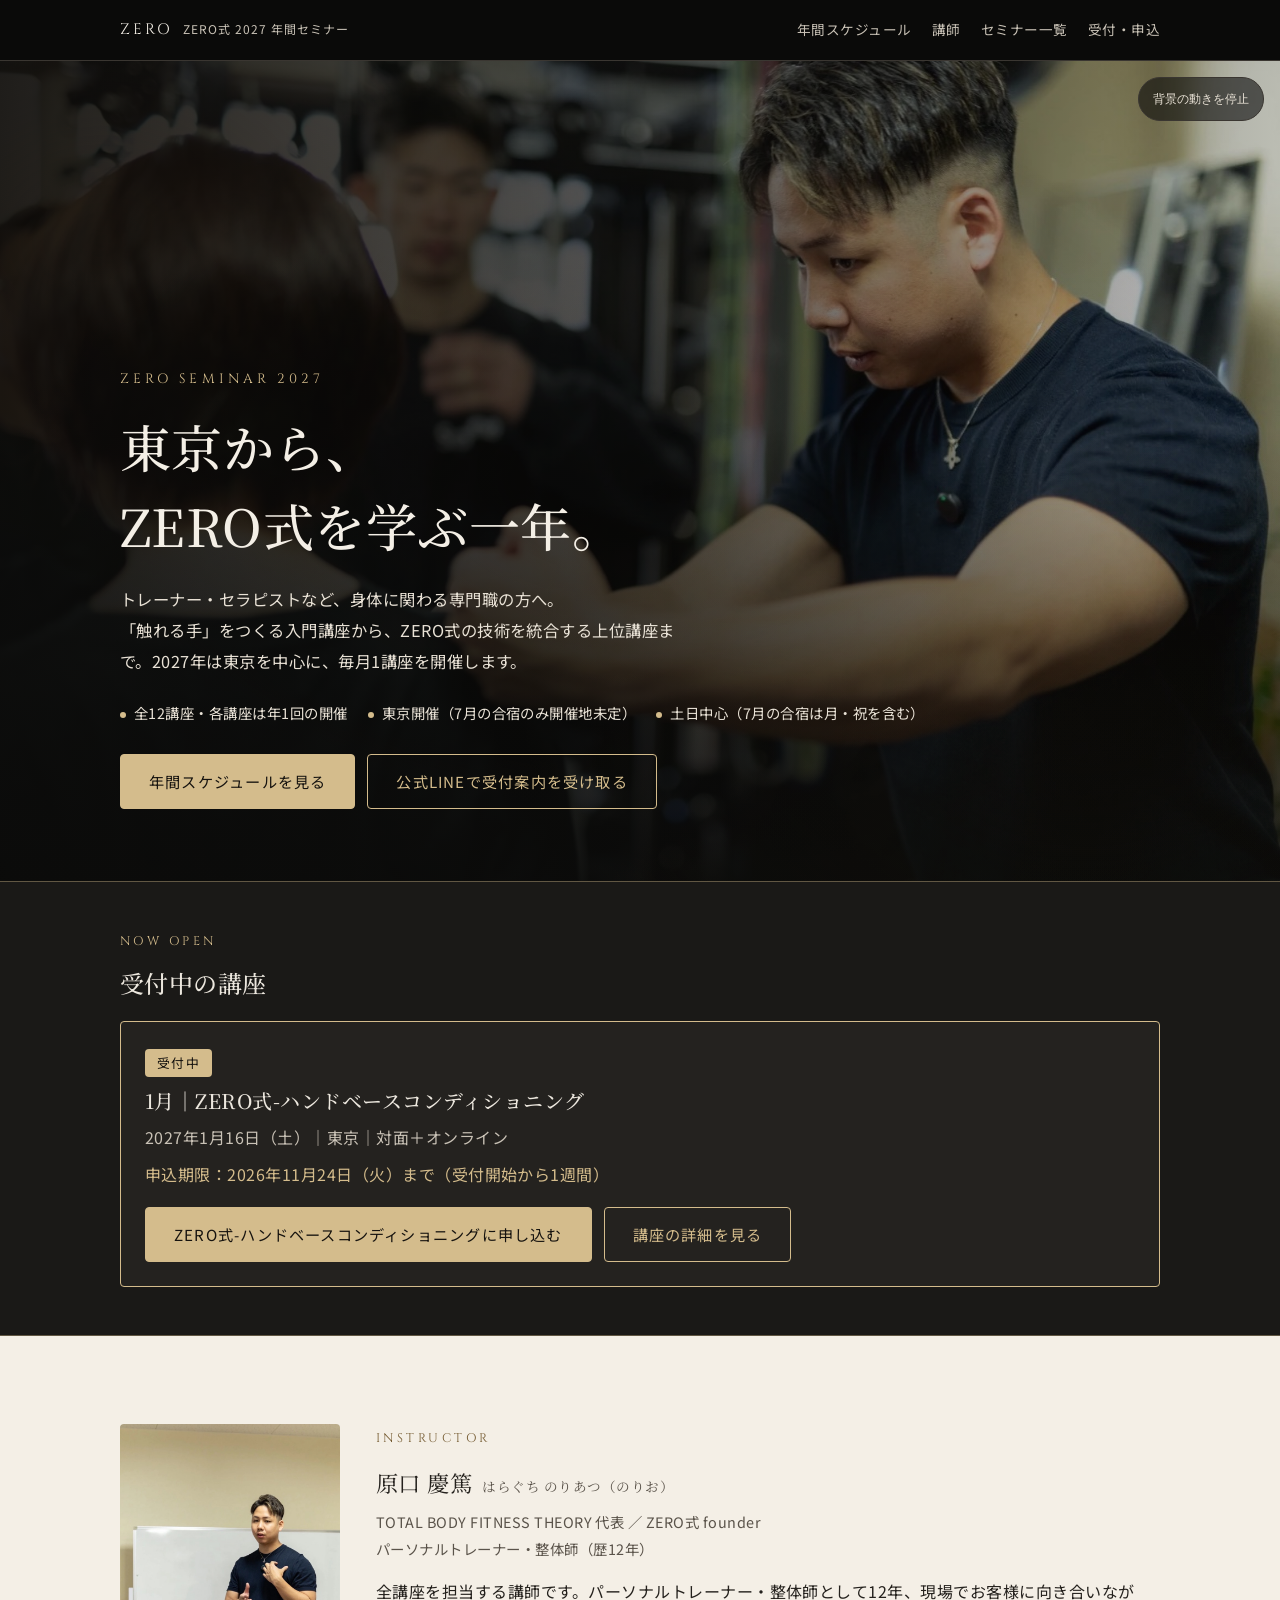
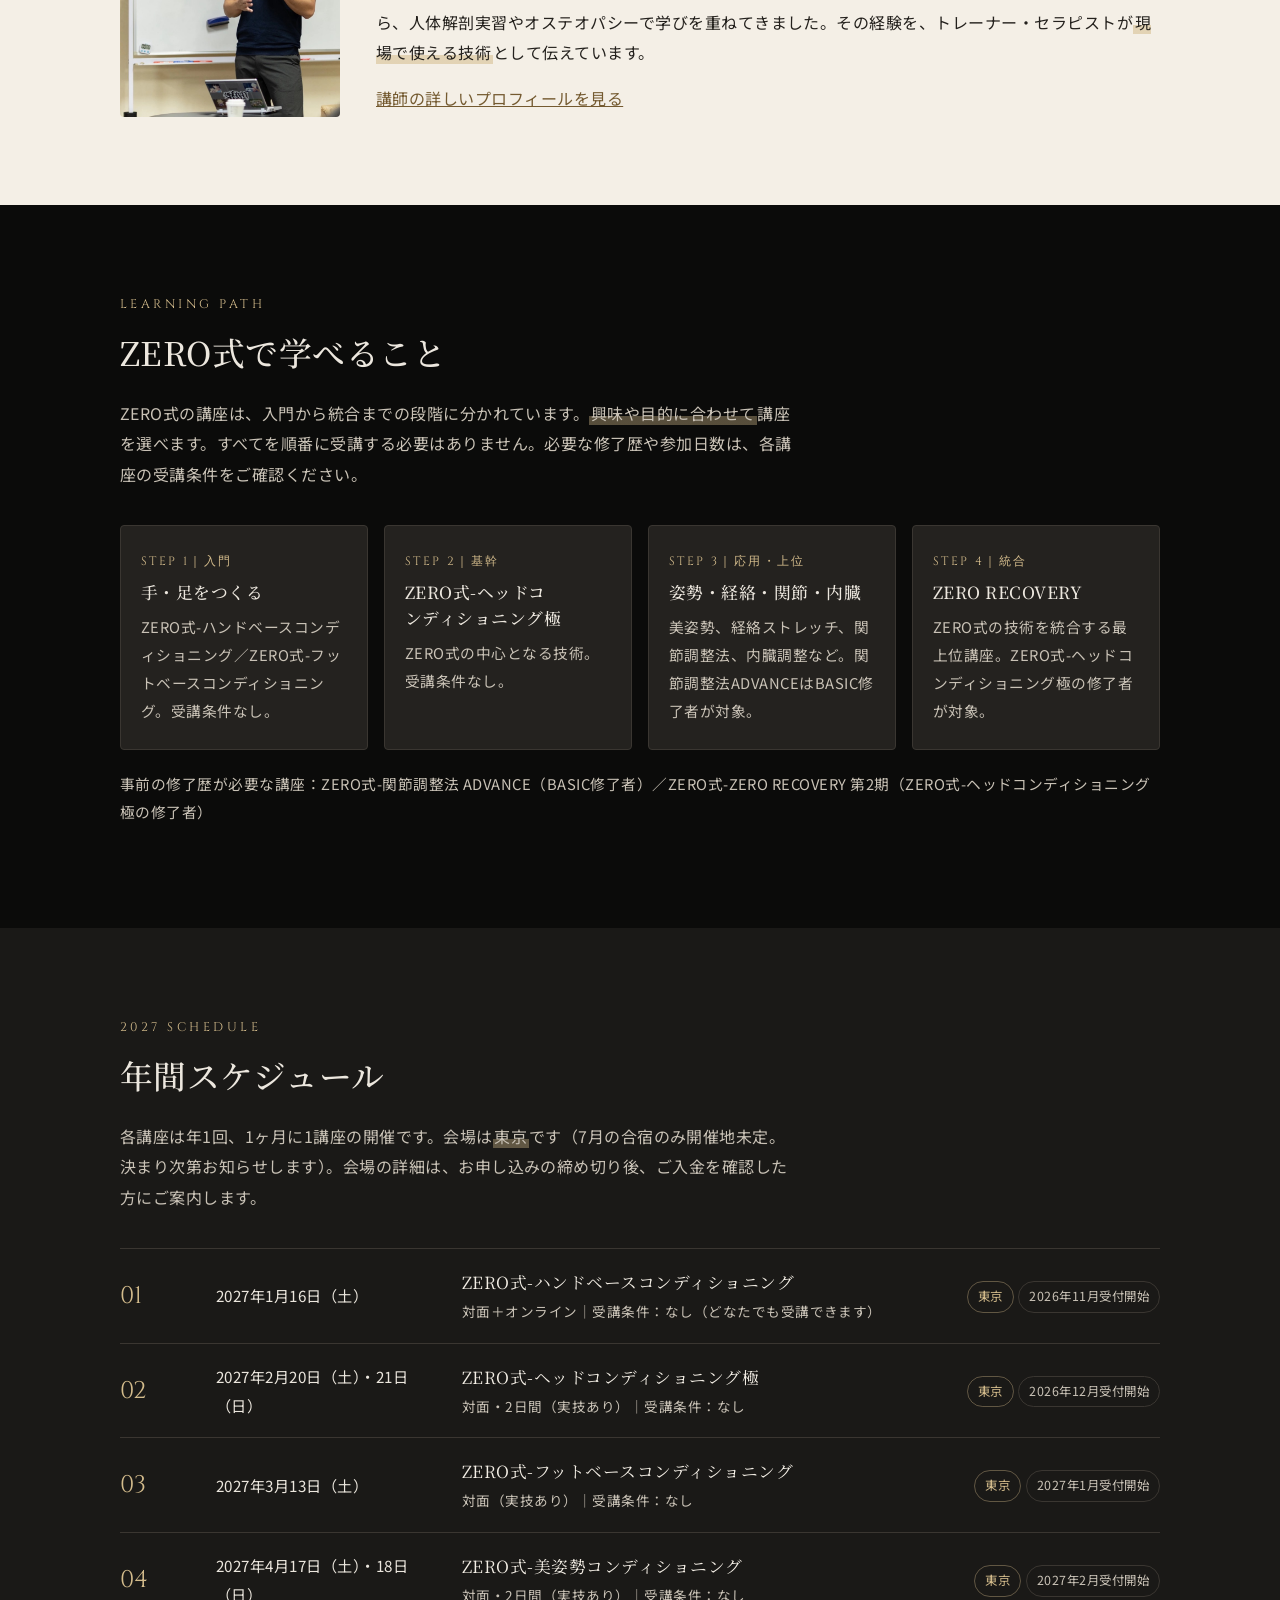
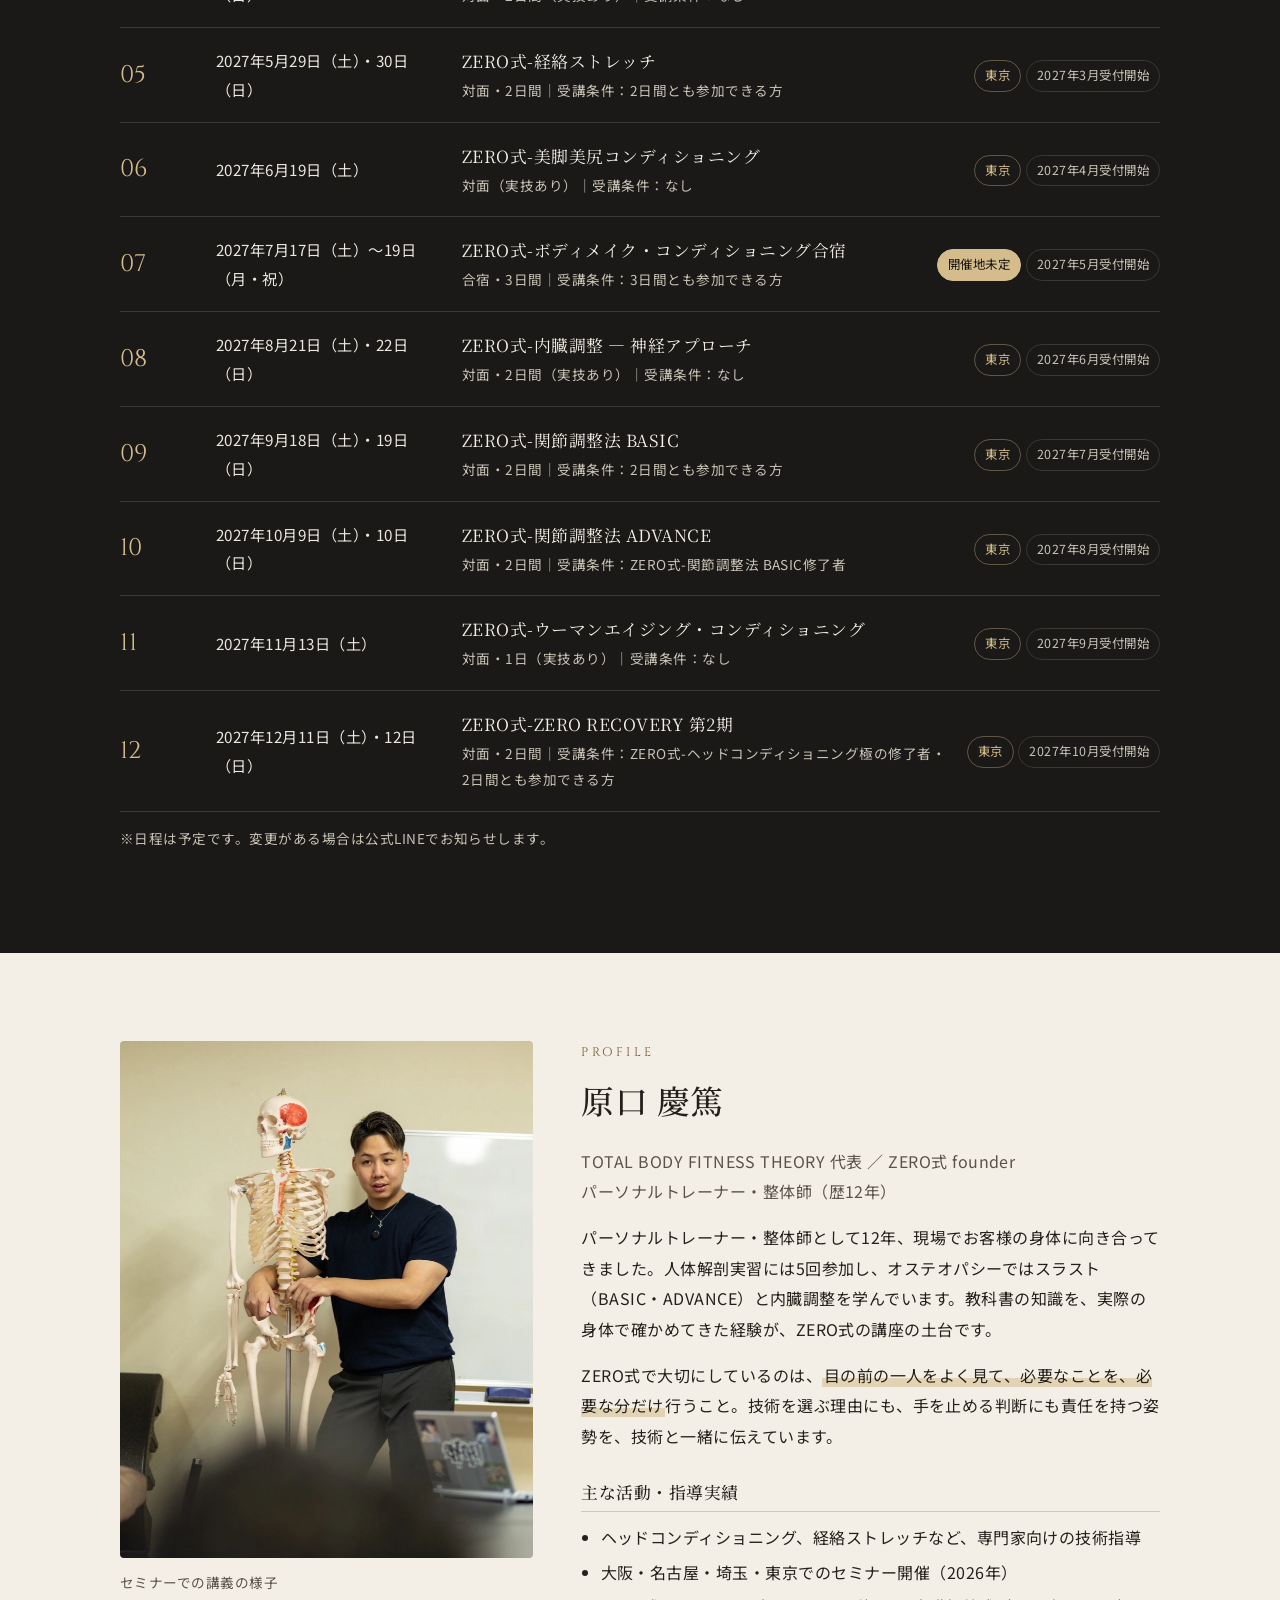
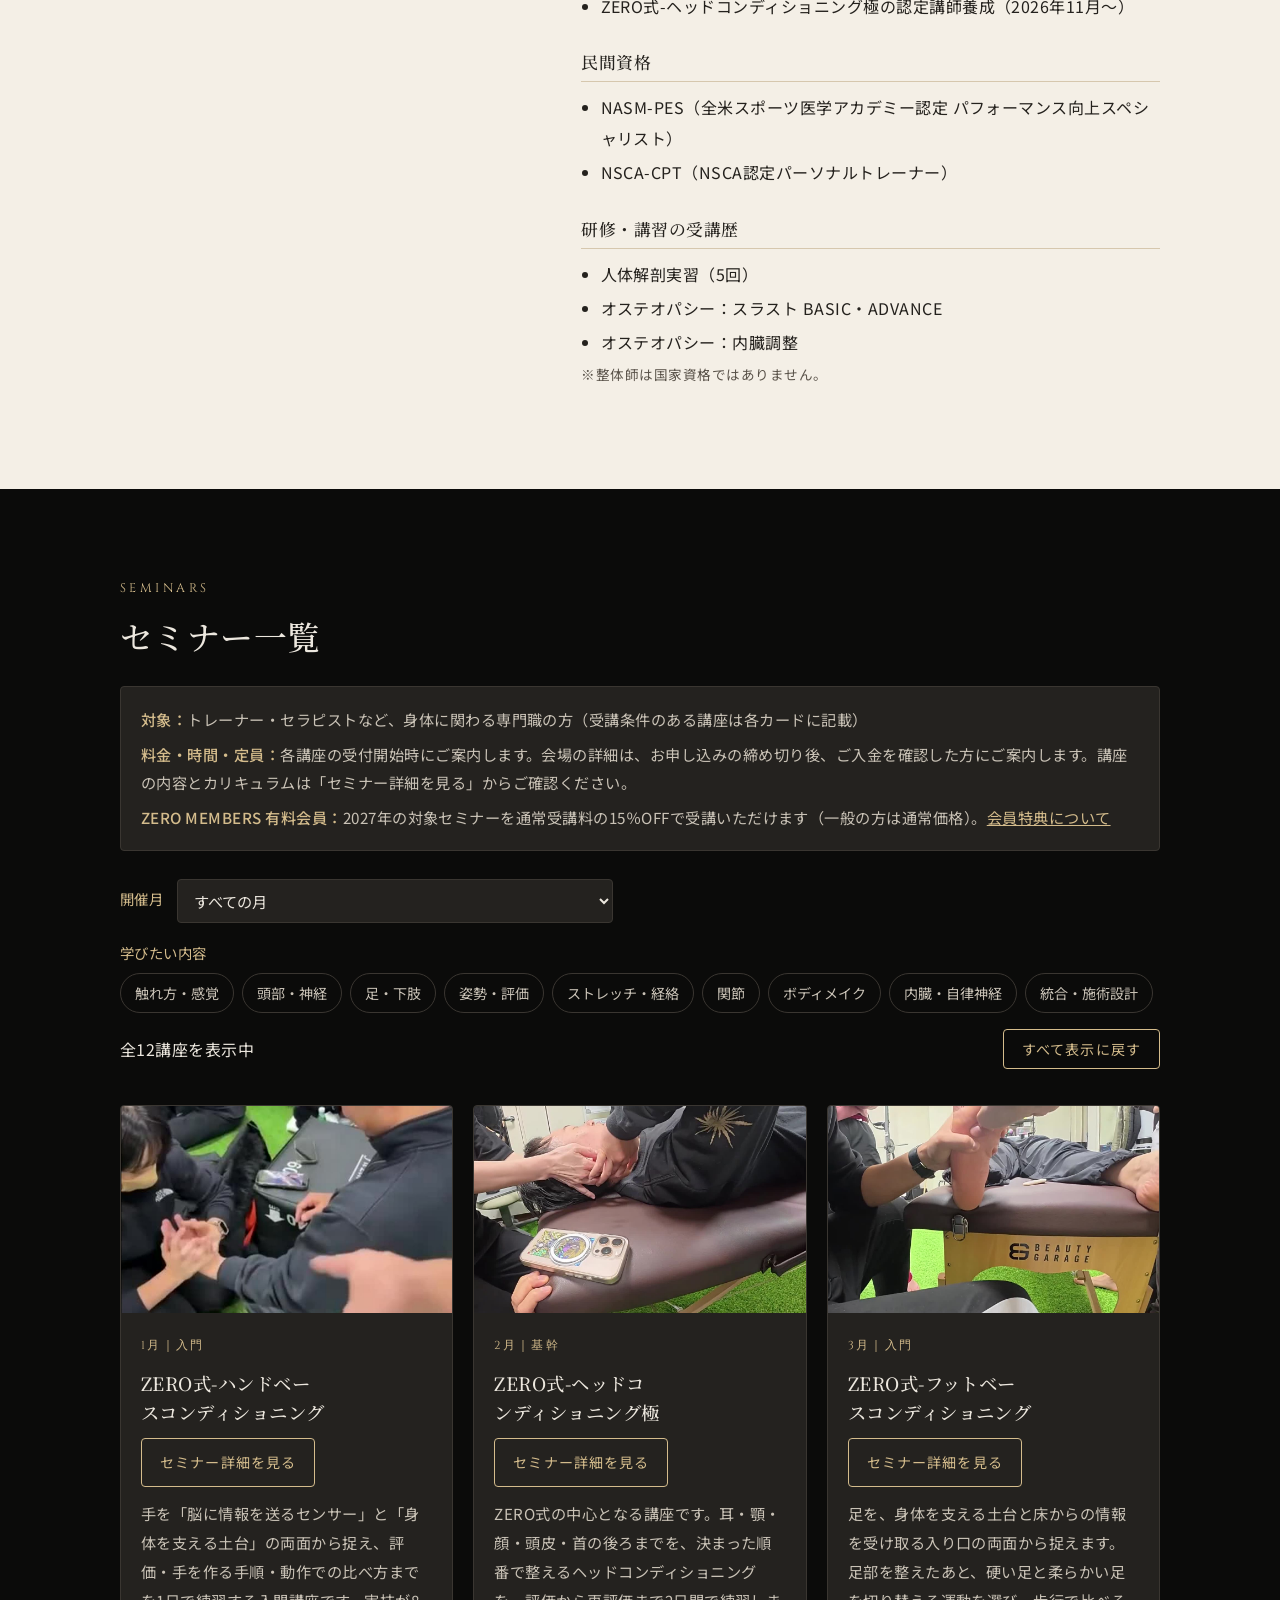
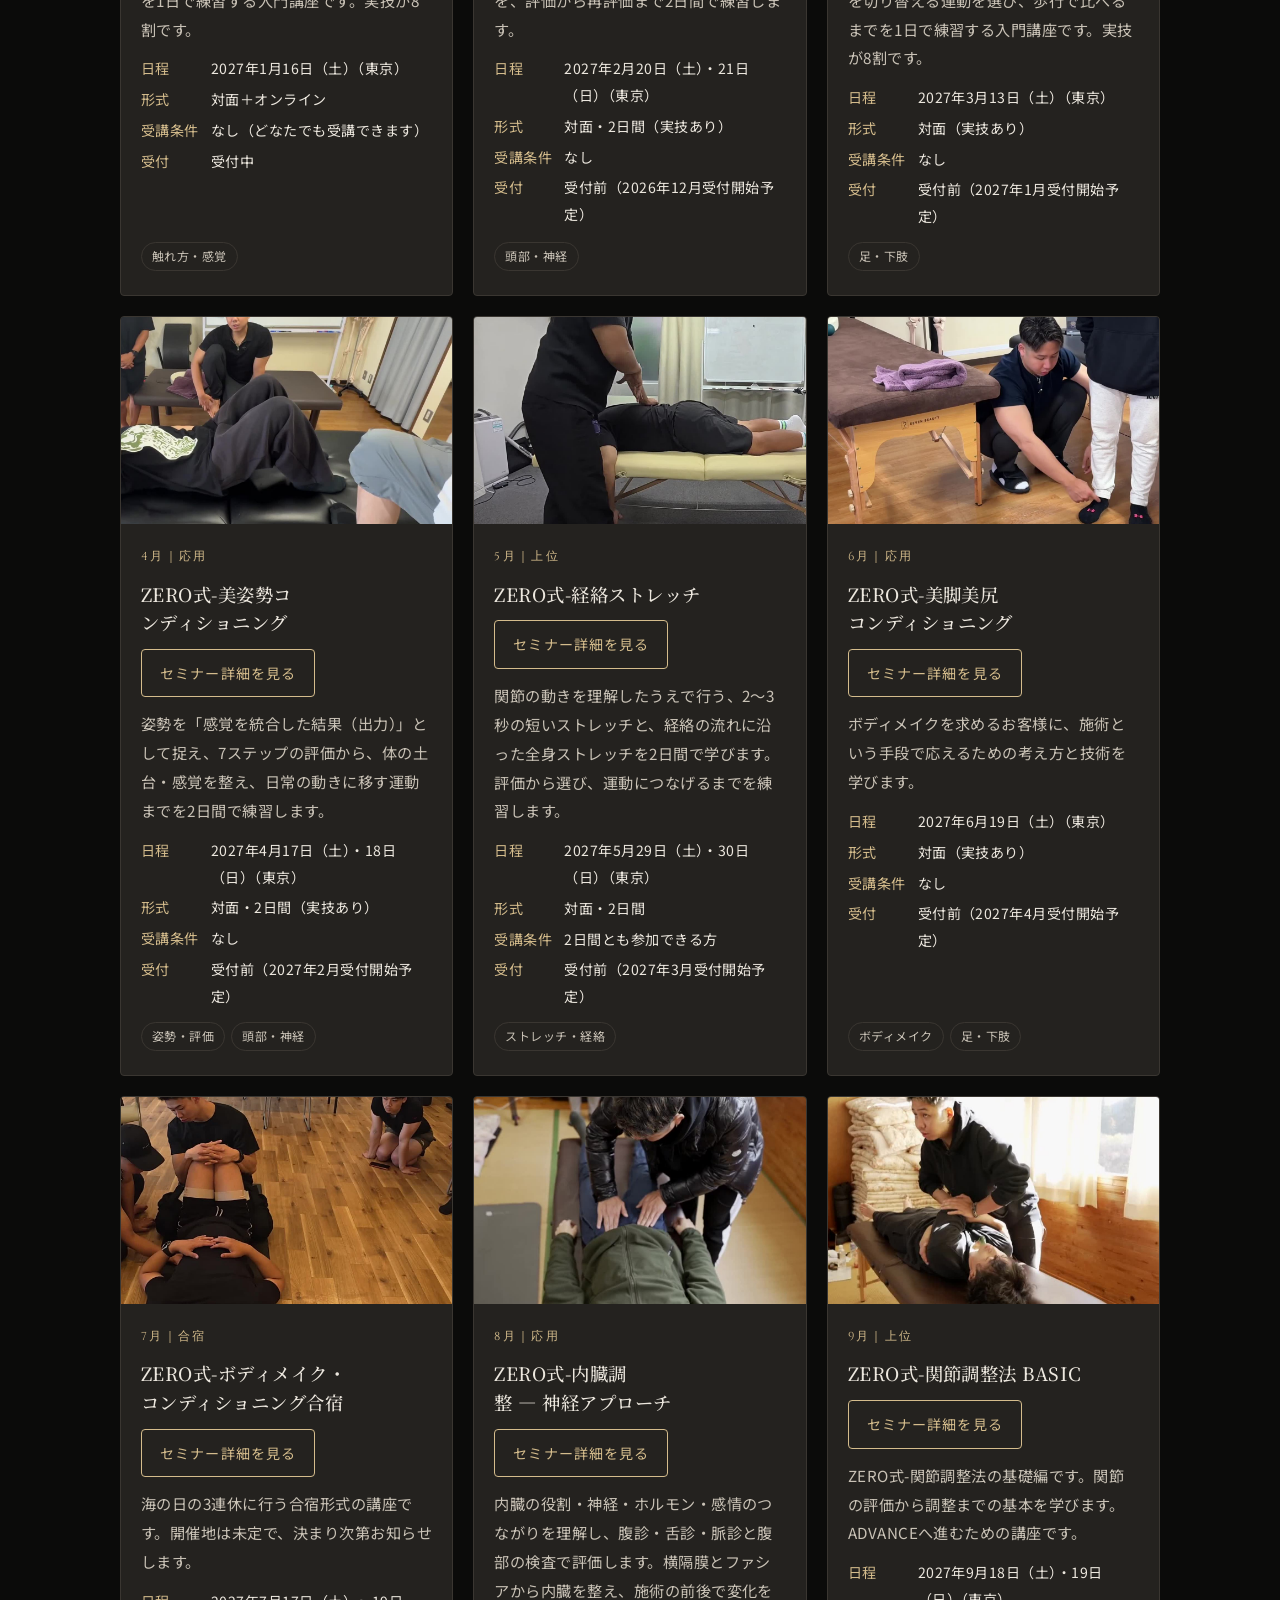
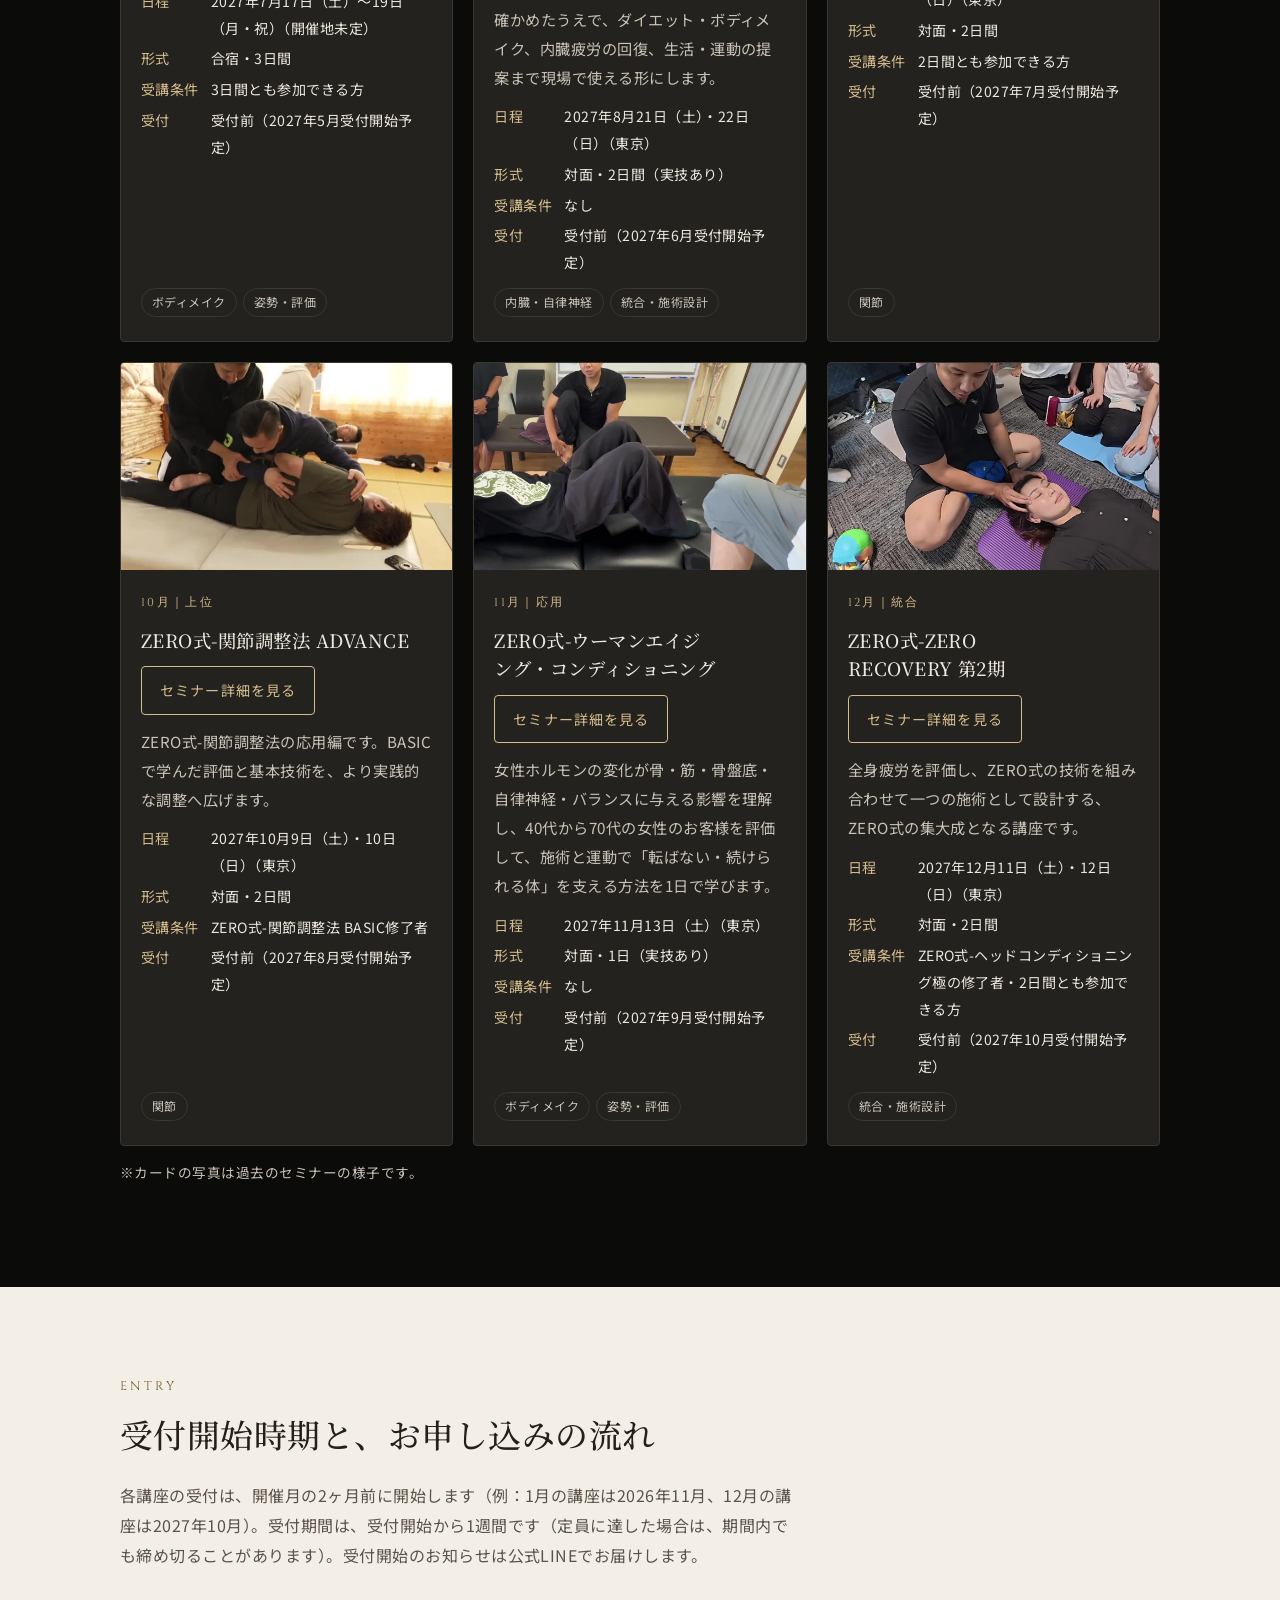
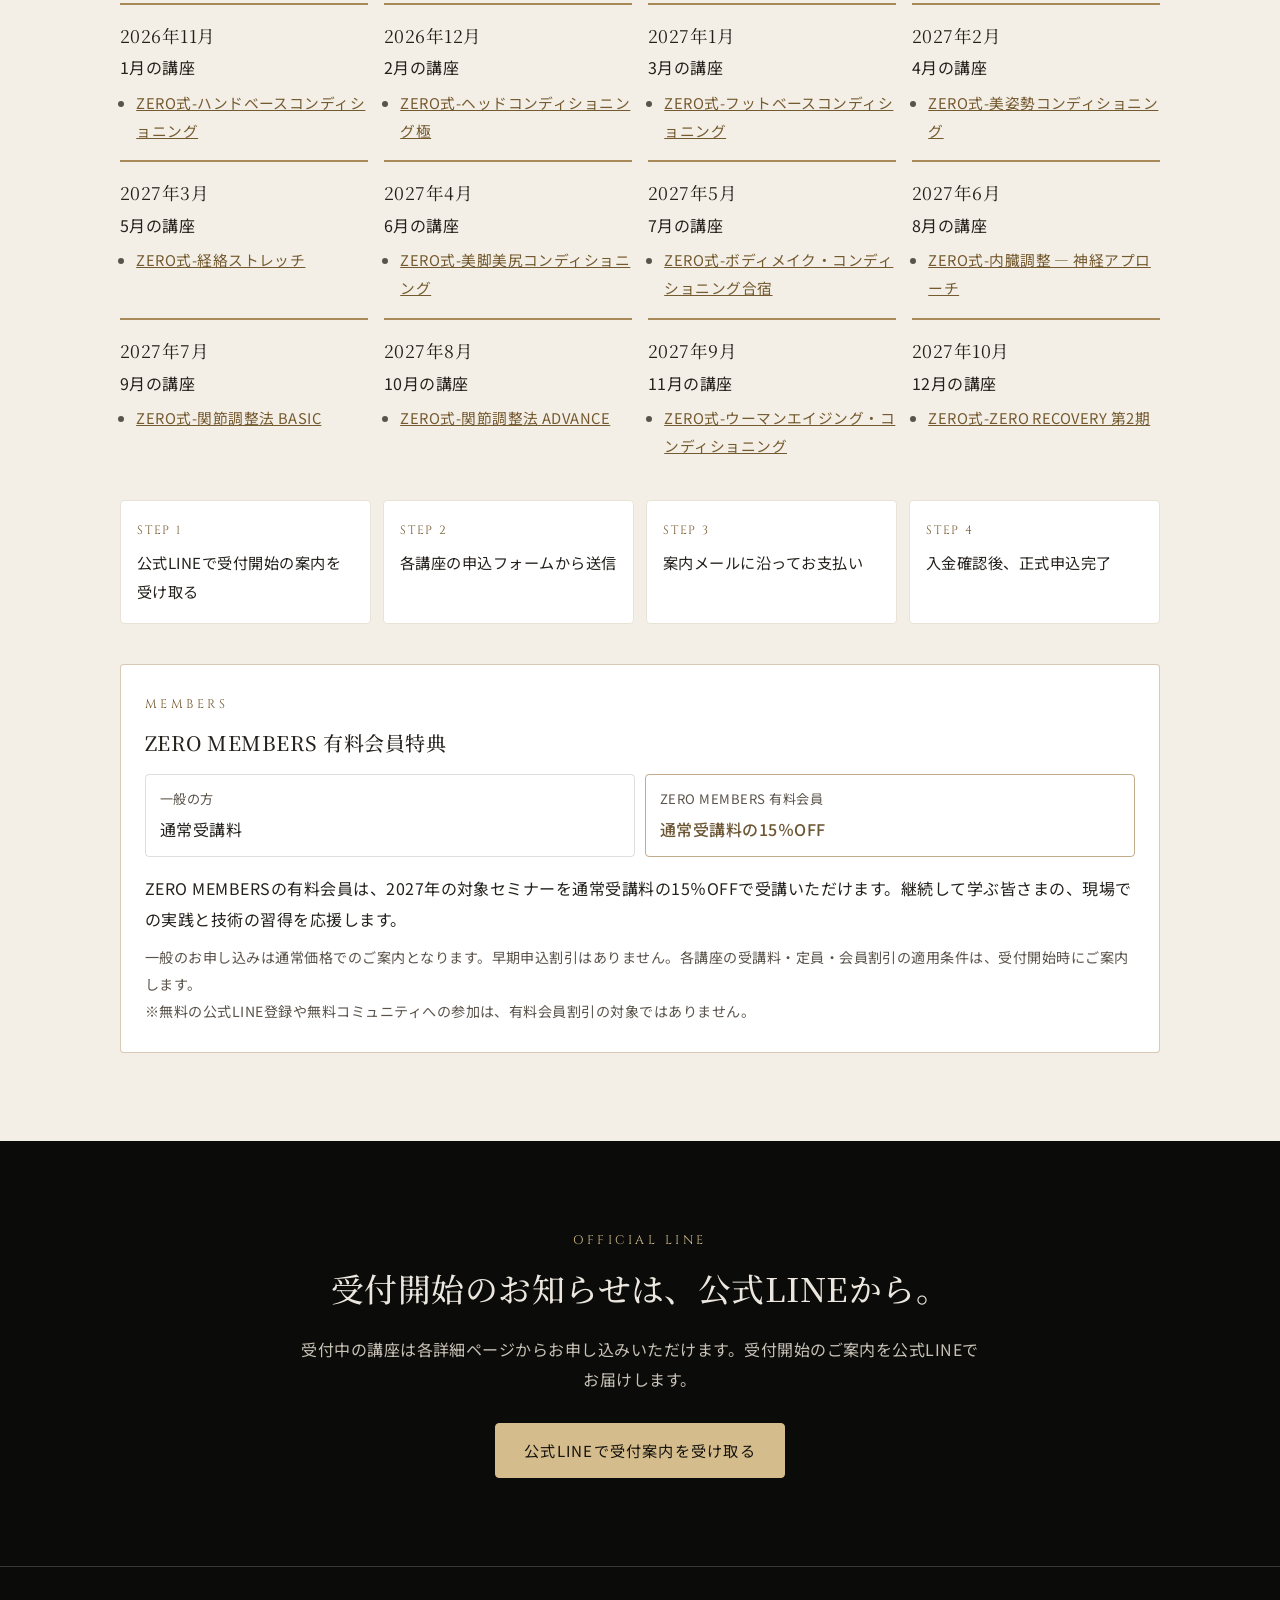
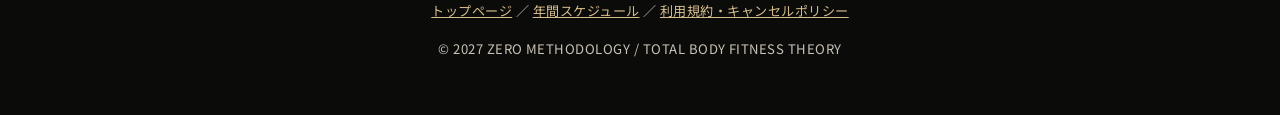
<file: index.html>
<!DOCTYPE html>
<html lang="ja" class="no-js">
<head>
<meta charset="UTF-8">
<meta name="viewport" content="width=device-width, initial-scale=1.0, viewport-fit=cover">
<title>ZERO式 2027 年間セミナー｜東京から、ZERO式を学ぶ一年。</title>
<meta name="description" content="トレーナー・セラピストのためのZERO式セミナー。2027年は東京を中心に、手・足の入門講座からZERO式-ヘッドコンディショニング極、関節調整法、ZERO RECOVERYまで、毎月1講座を開催します。">
<meta property="og:title" content="ZERO式 2027 年間セミナー｜東京から、ZERO式を学ぶ一年。">
<meta property="og:description" content="トレーナー・セラピストのためのZERO式セミナー。2027年は東京を中心に、手・足の入門講座からZERO式-ヘッドコンディショニング極、関節調整法、ZERO RECOVERYまで、毎月1講座を開催します。">
<meta property="og:type" content="website">
<link rel="preconnect" href="https://fonts.googleapis.com">
<link rel="preconnect" href="https://fonts.gstatic.com" crossorigin>
<link rel="stylesheet" href="https://fonts.googleapis.com/css2?family=Cinzel:wght@400;500&family=Noto+Sans+JP:wght@400;500&family=Noto+Serif+JP:wght@500&display=swap">
<link rel="stylesheet" href="assets/style.css?v=d78a86f78c05">
<script src="assets/main.js?v=65ad460fbd22" defer></script>
</head>
<body class="has-sticky">
<a class="skip" href="#main">本文へ移動</a>
<header class="site-header"><div class="wrap">
  <a class="brand" href="">ZERO<small>ZERO式 2027 年間セミナー</small></a>
  <nav class="nav" aria-label="サイト内">
    <a href="#schedule">年間スケジュール</a><a href="#instructor">講師</a><a href="#seminars">セミナー一覧</a><a href="#entry">受付・申込</a>
  </nav>
  <details class="mobile-menu"><summary>メニュー</summary><nav aria-label="スマートフォンのサイト内メニュー"><a href="#schedule">年間スケジュール</a><a href="#instructor">講師プロフィール</a><a href="#seminars">セミナー一覧</a><a href="#entry">受付・申込</a></nav></details>
</div></header>
<main id="main">
<section class="hero">
  <div class="hero-photo" style="background-image:url('images/hero-assessment.jpg')" role="img" aria-label="受講者の肩まわりを評価する講師・原口慶篤"></div>
  <div class="hero-grad" aria-hidden="true"></div>
  <div class="wrap">
    <p class="hero-year">ZERO SEMINAR 2027</p>
    <h1>東京から、<br>ZERO式を学ぶ一年。</h1>
    <p class="hero-sub">トレーナー・セラピストなど、身体に関わる専門職の方へ。<br>「触れる手」をつくる入門講座から、ZERO式の技術を統合する上位講座まで。2027年は東京を中心に、毎月1講座を開催します。</p>
    <ul class="hero-facts">
      <li>全12講座・各講座は年1回の開催</li>
      <li>東京開催（7月の合宿のみ開催地未定）</li>
      <li>土日中心（7月の合宿は月・祝を含む）</li>
    </ul>
    <div class="btns">
      <a class="btn solid" href="#schedule">年間スケジュールを見る</a>
      <a class="btn" href="https://lin.ee/Tzghten" rel="noopener">公式LINEで受付案内を受け取る</a>
    </div>
  </div>
  <button class="motion-toggle" type="button" aria-pressed="false">背景の動きを停止</button>
</section>

<section class="now-open" id="now-open" aria-labelledby="now-open-h">
  <div class="wrap">
    <p class="eyebrow">NOW OPEN</p>
    <h2 id="now-open-h">受付中の講座</h2>
    <div class="no-item">
    <p class="no-badge">受付中</p>
    <h3>1月｜ZERO式-ハンドベースコンディショニング</h3>
    <p class="no-date">2027年1月16日（土）｜東京｜対面＋オンライン</p>
    <p class="no-dl">申込期限：2026年11月24日（火）まで（受付開始から1週間）</p>
    <div class="btns">
      <a class="btn solid" href="https://docs.google.com/forms/d/e/1FAIpQLSf6kjyjsDLaYanBHFRyJfcgoMZms5SpXGWCwxUFN2NF4wsHrQ/viewform" rel="noopener">ZERO式-ハンドベースコンディショニングに申し込む</a>
      <a class="btn" href="seminars/hands/">講座の詳細を見る</a>
    </div>
  </div>
  </div>
</section>

<section class="sec-ivory">
  <div class="wrap intro fade">
    <img src="images/lecture-talk.jpg" alt="セミナーで受講者に向けて話す原口慶篤" width="440" height="587" loading="lazy">
    <div>
      <p class="eyebrow">INSTRUCTOR</p>
      <p class="name">原口 慶篤<span style="font-size:.85rem;margin-left:10px;color:var(--ink-sub)">はらぐち のりあつ（のりお）</span></p>
      <p class="role">TOTAL BODY FITNESS THEORY 代表 ／ ZERO式 founder<br>パーソナルトレーナー・整体師（歴12年）</p>
      <p>全講座を担当する講師です。パーソナルトレーナー・整体師として12年、現場でお客様に向き合いながら、人体解剖実習やオステオパシーで学びを重ねてきました。その経験を、トレーナー・セラピストが<span class="mk">現場で使える技術</span>として伝えています。</p>
      <a href="#instructor">講師の詳しいプロフィールを見る</a>
    </div>
  </div>
</section>

<section>
  <div class="wrap">
    <p class="eyebrow">LEARNING PATH</p>
    <h2>ZERO式で学べること</h2>
    <p class="lead">ZERO式の講座は、入門から統合までの段階に分かれています。<span class="mk">興味や目的に合わせて</span>講座を選べます。すべてを順番に受講する必要はありません。必要な修了歴や参加日数は、各講座の受講条件をご確認ください。</p>
    <div class="steps">
      <div class="step fade"><div class="lv">STEP 1｜入門</div><h3>手・足をつくる</h3><p>ZERO式-ハンドベースコンディショニング／ZERO式-フットベースコンディショニング。受講条件なし。</p></div>
      <div class="step fade"><div class="lv">STEP 2｜基幹</div><h3>ZERO式-ヘッドコンディショニング極</h3><p>ZERO式の中心となる技術。受講条件なし。</p></div>
      <div class="step fade"><div class="lv">STEP 3｜応用・上位</div><h3>姿勢・経絡・関節・内臓</h3><p>美姿勢、経絡ストレッチ、関節調整法、内臓調整など。関節調整法ADVANCEはBASIC修了者が対象。</p></div>
      <div class="step fade"><div class="lv">STEP 4｜統合</div><h3>ZERO RECOVERY</h3><p>ZERO式の技術を統合する最上位講座。ZERO式-ヘッドコンディショニング極の修了者が対象。</p></div>
    </div>
    <p class="cond">事前の修了歴が必要な講座：ZERO式-関節調整法 ADVANCE（BASIC修了者）／ZERO式-ZERO RECOVERY 第2期（ZERO式-ヘッドコンディショニング極の修了者）</p>
  </div>
</section>

<section id="schedule" class="sec-charcoal">
  <div class="wrap">
    <p class="eyebrow">2027 SCHEDULE</p>
    <h2>年間スケジュール</h2>
    <p class="lead">各講座は年1回、1ヶ月に1講座の開催です。会場は<span class="mk">東京</span>です（7月の合宿のみ開催地未定。決まり次第お知らせします）。会場の詳細は、お申し込みの締め切り後、ご入金を確認した方にご案内します。</p>
    <div class="sched">
<div class="row">
  <div class="m">01</div>
  <div class="d">2027年1月16日（土）</div>
  <div class="t"><a href="seminars/hands/" aria-label="ZERO式-ハンドベースコンディショニングの詳細ページ">ZERO式-ハンドベースコンディショニング</a><small>対面＋オンライン｜受講条件：なし（どなたでも受講できます）</small></div>
  <div class="s"><span class="chip">東京</span> <span class="chip status">2026年11月受付開始</span></div>
</div>
<div class="row">
  <div class="m">02</div>
  <div class="d">2027年2月20日（土）・21日（日）</div>
  <div class="t"><a href="seminars/kiwami/" aria-label="ZERO式-ヘッドコンディショニング極の詳細ページ">ZERO式-ヘッドコンディショニング極</a><small>対面・2日間（実技あり）｜受講条件：なし</small></div>
  <div class="s"><span class="chip">東京</span> <span class="chip status">2026年12月受付開始</span></div>
</div>
<div class="row">
  <div class="m">03</div>
  <div class="d">2027年3月13日（土）</div>
  <div class="t"><a href="seminars/foot/" aria-label="ZERO式-フットベースコンディショニングの詳細ページ">ZERO式-フットベースコンディショニング</a><small>対面（実技あり）｜受講条件：なし</small></div>
  <div class="s"><span class="chip">東京</span> <span class="chip status">2027年1月受付開始</span></div>
</div>
<div class="row">
  <div class="m">04</div>
  <div class="d">2027年4月17日（土）・18日（日）</div>
  <div class="t"><a href="seminars/posture/" aria-label="ZERO式-美姿勢コンディショニングの詳細ページ">ZERO式-美姿勢コンディショニング</a><small>対面・2日間（実技あり）｜受講条件：なし</small></div>
  <div class="s"><span class="chip">東京</span> <span class="chip status">2027年2月受付開始</span></div>
</div>
<div class="row">
  <div class="m">05</div>
  <div class="d">2027年5月29日（土）・30日（日）</div>
  <div class="t"><a href="seminars/keiraku/" aria-label="ZERO式-経絡ストレッチの詳細ページ">ZERO式-経絡ストレッチ</a><small>対面・2日間｜受講条件：2日間とも参加できる方</small></div>
  <div class="s"><span class="chip">東京</span> <span class="chip status">2027年3月受付開始</span></div>
</div>
<div class="row">
  <div class="m">06</div>
  <div class="d">2027年6月19日（土）</div>
  <div class="t"><a href="seminars/bikyaku/" aria-label="ZERO式-美脚美尻コンディショニングの詳細ページ">ZERO式-美脚美尻コンディショニング</a><small>対面（実技あり）｜受講条件：なし</small></div>
  <div class="s"><span class="chip">東京</span> <span class="chip status">2027年4月受付開始</span></div>
</div>
<div class="row">
  <div class="m">07</div>
  <div class="d">2027年7月17日（土）〜19日（月・祝）</div>
  <div class="t"><a href="seminars/gasshuku/" aria-label="ZERO式-ボディメイク・コンディショニング合宿の詳細ページ">ZERO式-ボディメイク・コンディショニング合宿</a><small>合宿・3日間｜受講条件：3日間とも参加できる方</small></div>
  <div class="s"><span class="chip place-kochi">開催地未定</span> <span class="chip status">2027年5月受付開始</span></div>
</div>
<div class="row">
  <div class="m">08</div>
  <div class="d">2027年8月21日（土）・22日（日）</div>
  <div class="t"><a href="seminars/naizou/" aria-label="ZERO式-内臓調整 ― 神経アプローチの詳細ページ">ZERO式-内臓調整 ― 神経アプローチ</a><small>対面・2日間（実技あり）｜受講条件：なし</small></div>
  <div class="s"><span class="chip">東京</span> <span class="chip status">2027年6月受付開始</span></div>
</div>
<div class="row">
  <div class="m">09</div>
  <div class="d">2027年9月18日（土）・19日（日）</div>
  <div class="t"><a href="seminars/kansetsu-basic/" aria-label="ZERO式-関節調整法 BASICの詳細ページ">ZERO式-関節調整法 BASIC</a><small>対面・2日間｜受講条件：2日間とも参加できる方</small></div>
  <div class="s"><span class="chip">東京</span> <span class="chip status">2027年7月受付開始</span></div>
</div>
<div class="row">
  <div class="m">10</div>
  <div class="d">2027年10月9日（土）・10日（日）</div>
  <div class="t"><a href="seminars/kansetsu-advance/" aria-label="ZERO式-関節調整法 ADVANCEの詳細ページ">ZERO式-関節調整法 ADVANCE</a><small>対面・2日間｜受講条件：ZERO式-関節調整法 BASIC修了者</small></div>
  <div class="s"><span class="chip">東京</span> <span class="chip status">2027年8月受付開始</span></div>
</div>
<div class="row">
  <div class="m">11</div>
  <div class="d">2027年11月13日（土）</div>
  <div class="t"><a href="seminars/woman-aging/" aria-label="ZERO式-ウーマンエイジング・コンディショニングの詳細ページ">ZERO式-ウーマンエイジング・コンディショニング</a><small>対面・1日（実技あり）｜受講条件：なし</small></div>
  <div class="s"><span class="chip">東京</span> <span class="chip status">2027年9月受付開始</span></div>
</div>
<div class="row">
  <div class="m">12</div>
  <div class="d">2027年12月11日（土）・12日（日）</div>
  <div class="t"><a href="seminars/zero-recovery/" aria-label="ZERO式-ZERO RECOVERY 第2期の詳細ページ">ZERO式-ZERO RECOVERY 第2期</a><small>対面・2日間｜受講条件：ZERO式-ヘッドコンディショニング極の修了者・2日間とも参加できる方</small></div>
  <div class="s"><span class="chip">東京</span> <span class="chip status">2027年10月受付開始</span></div>
</div>
    </div>
    <p class="note">※日程は予定です。変更がある場合は公式LINEでお知らせします。</p>
  </div>
</section>

<section id="instructor" class="sec-ivory">
  <div class="wrap profile">
    <figure class="fade">
      <img src="images/lecture-skeleton.jpg" alt="骨格模型を使って骨盤と背骨を説明する原口慶篤" width="800" height="1000" loading="lazy">
      <figcaption>セミナーでの講義の様子</figcaption>
    </figure>
    <div>
      <p class="eyebrow">PROFILE</p>
      <h2>原口 慶篤</h2>
      <p class="role" style="color:var(--ink-sub)">TOTAL BODY FITNESS THEORY 代表 ／ ZERO式 founder<br>パーソナルトレーナー・整体師（歴12年）</p>
      <p>パーソナルトレーナー・整体師として12年、現場でお客様の身体に向き合ってきました。人体解剖実習には5回参加し、オステオパシーではスラスト（BASIC・ADVANCE）と内臓調整を学んでいます。教科書の知識を、実際の身体で確かめてきた経験が、ZERO式の講座の土台です。</p>
      <p>ZERO式で大切にしているのは、<span class="mk">目の前の一人をよく見て、必要なことを、必要な分だけ</span>行うこと。技術を選ぶ理由にも、手を止める判断にも責任を持つ姿勢を、技術と一緒に伝えています。</p>
      <div class="pf-block"><h3>主な活動・指導実績</h3><ul><li>ヘッドコンディショニング、経絡ストレッチなど、専門家向けの技術指導</li><li>大阪・名古屋・埼玉・東京でのセミナー開催（2026年）</li><li>ZERO式-ヘッドコンディショニング極の認定講師養成（2026年11月〜）</li></ul></div>
      <div class="pf-block"><h3>民間資格</h3><ul><li>NASM-PES（全米スポーツ医学アカデミー認定 パフォーマンス向上スペシャリスト）</li><li>NSCA-CPT（NSCA認定パーソナルトレーナー）</li></ul></div>
      <div class="pf-block"><h3>研修・講習の受講歴</h3><ul><li>人体解剖実習（5回）</li><li>オステオパシー：スラスト BASIC・ADVANCE</li><li>オステオパシー：内臓調整</li></ul></div>
      <p class="pf-note">※整体師は国家資格ではありません。</p>
    </div>
  </div>
</section>

<section id="seminars">
  <div class="wrap">
    <p class="eyebrow">SEMINARS</p>
    <h2>セミナー一覧</h2>
    <div class="common-info">
      <p><strong>対象：</strong>トレーナー・セラピストなど、身体に関わる専門職の方（受講条件のある講座は各カードに記載）</p>
      <p><strong>料金・時間・定員：</strong>各講座の受付開始時にご案内します。会場の詳細は、お申し込みの締め切り後、ご入金を確認した方にご案内します。講座の内容とカリキュラムは「セミナー詳細を見る」からご確認ください。</p>
      <p><strong>ZERO MEMBERS 有料会員：</strong>2027年の対象セミナーを通常受講料の15％OFFで受講いただけます（一般の方は通常価格）。<a href="#members">会員特典について</a></p>
    </div>
    <form class="filter" aria-label="セミナーの絞り込み" hidden>
      <div class="filter-row">
        <label for="f-month">開催月</label>
        <select id="f-month"><option value="">すべての月</option><option value="1">1月：ZERO式-ハンドベースコンディショニング</option><option value="2">2月：ZERO式-ヘッドコンディショニング極</option><option value="3">3月：ZERO式-フットベースコンディショニング</option><option value="4">4月：ZERO式-美姿勢コンディショニング</option><option value="5">5月：ZERO式-経絡ストレッチ</option><option value="6">6月：ZERO式-美脚美尻コンディショニング</option><option value="7">7月：ZERO式-ボディメイク・コンディショニング合宿</option><option value="8">8月：ZERO式-内臓調整 ― 神経アプローチ</option><option value="9">9月：ZERO式-関節調整法 BASIC</option><option value="10">10月：ZERO式-関節調整法 ADVANCE</option><option value="11">11月：ZERO式-ウーマンエイジング・コンディショニング</option><option value="12">12月：ZERO式-ZERO RECOVERY 第2期</option></select>
      </div>
      <fieldset class="filter-row"><legend>学びたい内容</legend><div class="topic-btns"><button type="button" class="topic" aria-pressed="false" data-topic="触れ方・感覚">触れ方・感覚</button><button type="button" class="topic" aria-pressed="false" data-topic="頭部・神経">頭部・神経</button><button type="button" class="topic" aria-pressed="false" data-topic="足・下肢">足・下肢</button><button type="button" class="topic" aria-pressed="false" data-topic="姿勢・評価">姿勢・評価</button><button type="button" class="topic" aria-pressed="false" data-topic="ストレッチ・経絡">ストレッチ・経絡</button><button type="button" class="topic" aria-pressed="false" data-topic="関節">関節</button><button type="button" class="topic" aria-pressed="false" data-topic="ボディメイク">ボディメイク</button><button type="button" class="topic" aria-pressed="false" data-topic="内臓・自律神経">内臓・自律神経</button><button type="button" class="topic" aria-pressed="false" data-topic="統合・施術設計">統合・施術設計</button></div></fieldset>
      <div class="filter-foot"><p class="count" role="status" aria-live="polite">全12講座を表示中</p><button type="button" class="btn reset">すべて表示に戻す</button></div>
    </form>
    <div class="cards">
<article class="card fade" data-month="1" data-topics="触れ方・感覚">
  <img src="images/hands-main.jpg" alt="受講者同士で手を整える練習（手を作るセミナー）" loading="lazy" width="800" height="500">
  <div class="card-body">
    <div class="lv">1月｜入門</div>
    <h3>ZERO式-ハンドベースコンディショニング</h3>
    <a class="btn" href="seminars/hands/" aria-label="ZERO式-ハンドベースコンディショニングのセミナー詳細を見る">セミナー詳細を見る</a>
    <p>手を「脳に情報を送るセンサー」と「身体を支える土台」の両面から捉え、評価・手を作る手順・動作での比べ方までを1日で練習する入門講座です。実技が8割です。</p>
    <dl>
      <dt>日程</dt><dd>2027年1月16日（土）（東京）</dd>
      <dt>形式</dt><dd>対面＋オンライン</dd>
      <dt>受講条件</dt><dd>なし（どなたでも受講できます）</dd>
      <dt>受付</dt><dd>受付中</dd>
    </dl>
    <div class="tags"><span class="tag-topic">触れ方・感覚</span></div>
  </div>
</article>
<article class="card fade" data-month="2" data-topics="頭部・神経">
  <img src="images/kiwami-main.jpg" alt="頭部と顔への施術（ヘッドコンディショニング極）" loading="lazy" width="800" height="500">
  <div class="card-body">
    <div class="lv">2月｜基幹</div>
    <h3>ZERO式-ヘッドコンディショニング極</h3>
    <a class="btn" href="seminars/kiwami/" aria-label="ZERO式-ヘッドコンディショニング極のセミナー詳細を見る">セミナー詳細を見る</a>
    <p>ZERO式の中心となる講座です。耳・顎・顔・頭皮・首の後ろまでを、決まった順番で整えるヘッドコンディショニングを、評価から再評価まで2日間で練習します。</p>
    <dl>
      <dt>日程</dt><dd>2027年2月20日（土）・21日（日）（東京）</dd>
      <dt>形式</dt><dd>対面・2日間（実技あり）</dd>
      <dt>受講条件</dt><dd>なし</dd>
      <dt>受付</dt><dd>受付前（2026年12月受付開始予定）</dd>
    </dl>
    <div class="tags"><span class="tag-topic">頭部・神経</span></div>
  </div>
</article>
<article class="card fade" data-month="3" data-topics="足・下肢">
  <img src="images/foot-main.jpg" alt="足裏を持って調整する様子（足を作るセミナー）" loading="lazy" width="800" height="500">
  <div class="card-body">
    <div class="lv">3月｜入門</div>
    <h3>ZERO式-フットベースコンディショニング</h3>
    <a class="btn" href="seminars/foot/" aria-label="ZERO式-フットベースコンディショニングのセミナー詳細を見る">セミナー詳細を見る</a>
    <p>足を、身体を支える土台と床からの情報を受け取る入り口の両面から捉えます。足部を整えたあと、硬い足と柔らかい足を切り替える運動を選び、歩行で比べるまでを1日で練習する入門講座です。実技が8割です。</p>
    <dl>
      <dt>日程</dt><dd>2027年3月13日（土）（東京）</dd>
      <dt>形式</dt><dd>対面（実技あり）</dd>
      <dt>受講条件</dt><dd>なし</dd>
      <dt>受付</dt><dd>受付前（2027年1月受付開始予定）</dd>
    </dl>
    <div class="tags"><span class="tag-topic">足・下肢</span></div>
  </div>
</article>
<article class="card fade" data-month="4" data-topics="姿勢・評価|頭部・神経">
  <img src="images/posture-main.jpg" alt="脚の状態を確認する原口慶篤（美姿勢セミナー）" loading="lazy" width="800" height="500">
  <div class="card-body">
    <div class="lv">4月｜応用</div>
    <h3>ZERO式-美姿勢コンディショニング</h3>
    <a class="btn" href="seminars/posture/" aria-label="ZERO式-美姿勢コンディショニングのセミナー詳細を見る">セミナー詳細を見る</a>
    <p>姿勢を「感覚を統合した結果（出力）」として捉え、7ステップの評価から、体の土台・感覚を整え、日常の動きに移す運動までを2日間で練習します。</p>
    <dl>
      <dt>日程</dt><dd>2027年4月17日（土）・18日（日）（東京）</dd>
      <dt>形式</dt><dd>対面・2日間（実技あり）</dd>
      <dt>受講条件</dt><dd>なし</dd>
      <dt>受付</dt><dd>受付前（2027年2月受付開始予定）</dd>
    </dl>
    <div class="tags"><span class="tag-topic">姿勢・評価</span><span class="tag-topic">頭部・神経</span></div>
  </div>
</article>
<article class="card fade" data-month="5" data-topics="ストレッチ・経絡">
  <img src="images/keiraku-main.jpg" alt="うつ伏せの受講者へのストレッチ（経絡ストレッチ）" loading="lazy" width="800" height="500">
  <div class="card-body">
    <div class="lv">5月｜上位</div>
    <h3>ZERO式-経絡ストレッチ</h3>
    <a class="btn" href="seminars/keiraku/" aria-label="ZERO式-経絡ストレッチのセミナー詳細を見る">セミナー詳細を見る</a>
    <p>関節の動きを理解したうえで行う、2〜3秒の短いストレッチと、経絡の流れに沿った全身ストレッチを2日間で学びます。評価から選び、運動につなげるまでを練習します。</p>
    <dl>
      <dt>日程</dt><dd>2027年5月29日（土）・30日（日）（東京）</dd>
      <dt>形式</dt><dd>対面・2日間</dd>
      <dt>受講条件</dt><dd>2日間とも参加できる方</dd>
      <dt>受付</dt><dd>受付前（2027年3月受付開始予定）</dd>
    </dl>
    <div class="tags"><span class="tag-topic">ストレッチ・経絡</span></div>
  </div>
</article>
<article class="card fade" data-month="6" data-topics="ボディメイク|足・下肢">
  <img src="images/bikyaku-assessment.jpg" alt="受講者の足元を評価する原口慶篤（美脚美尻セミナー）" loading="lazy" width="800" height="500">
  <div class="card-body">
    <div class="lv">6月｜応用</div>
    <h3>ZERO式-美脚美尻コンディショニング</h3>
    <a class="btn" href="seminars/bikyaku/" aria-label="ZERO式-美脚美尻コンディショニングのセミナー詳細を見る">セミナー詳細を見る</a>
    <p>ボディメイクを求めるお客様に、施術という手段で応えるための考え方と技術を学びます。</p>
    <dl>
      <dt>日程</dt><dd>2027年6月19日（土）（東京）</dd>
      <dt>形式</dt><dd>対面（実技あり）</dd>
      <dt>受講条件</dt><dd>なし</dd>
      <dt>受付</dt><dd>受付前（2027年4月受付開始予定）</dd>
    </dl>
    <div class="tags"><span class="tag-topic">ボディメイク</span><span class="tag-topic">足・下肢</span></div>
  </div>
</article>
<article class="card fade" data-month="7" data-topics="ボディメイク|姿勢・評価">
  <img src="images/gasshuku-main.jpg" alt="寝た姿勢の受講者に運動を指導する様子（高知合宿）" loading="lazy" width="800" height="500">
  <div class="card-body">
    <div class="lv">7月｜合宿</div>
    <h3>ZERO式-ボディメイク・コンディショニング合宿</h3>
    <a class="btn" href="seminars/gasshuku/" aria-label="ZERO式-ボディメイク・コンディショニング合宿のセミナー詳細を見る">セミナー詳細を見る</a>
    <p>海の日の3連休に行う合宿形式の講座です。開催地は未定で、決まり次第お知らせします。</p>
    <dl>
      <dt>日程</dt><dd>2027年7月17日（土）〜19日（月・祝）（開催地未定）</dd>
      <dt>形式</dt><dd>合宿・3日間</dd>
      <dt>受講条件</dt><dd>3日間とも参加できる方</dd>
      <dt>受付</dt><dd>受付前（2027年5月受付開始予定）</dd>
    </dl>
    <div class="tags"><span class="tag-topic">ボディメイク</span><span class="tag-topic">姿勢・評価</span></div>
  </div>
</article>
<article class="card fade" data-month="8" data-topics="内臓・自律神経|統合・施術設計">
  <img src="images/naizou-main.jpg" alt="腹部に両手を当てる様子（経絡アプローチ超実践合宿）" loading="lazy" width="800" height="500">
  <div class="card-body">
    <div class="lv">8月｜応用</div>
    <h3>ZERO式-内臓調整 ― 神経アプローチ</h3>
    <a class="btn" href="seminars/naizou/" aria-label="ZERO式-内臓調整 ― 神経アプローチのセミナー詳細を見る">セミナー詳細を見る</a>
    <p>内臓の役割・神経・ホルモン・感情のつながりを理解し、腹診・舌診・脈診と腹部の検査で評価します。横隔膜とファシアから内臓を整え、施術の前後で変化を確かめたうえで、ダイエット・ボディメイク、内臓疲労の回復、生活・運動の提案まで現場で使える形にします。</p>
    <dl>
      <dt>日程</dt><dd>2027年8月21日（土）・22日（日）（東京）</dd>
      <dt>形式</dt><dd>対面・2日間（実技あり）</dd>
      <dt>受講条件</dt><dd>なし</dd>
      <dt>受付</dt><dd>受付前（2027年6月受付開始予定）</dd>
    </dl>
    <div class="tags"><span class="tag-topic">内臓・自律神経</span><span class="tag-topic">統合・施術設計</span></div>
  </div>
</article>
<article class="card fade" data-month="9" data-topics="関節">
  <img src="images/kansetsu-basic-main.jpg" alt="胸椎の調整（経絡アプローチ超実践合宿での関節調整の実技）" loading="lazy" width="800" height="500">
  <div class="card-body">
    <div class="lv">9月｜上位</div>
    <h3>ZERO式-関節調整法 BASIC</h3>
    <a class="btn" href="seminars/kansetsu-basic/" aria-label="ZERO式-関節調整法 BASICのセミナー詳細を見る">セミナー詳細を見る</a>
    <p>ZERO式-関節調整法の基礎編です。関節の評価から調整までの基本を学びます。ADVANCEへ進むための講座です。</p>
    <dl>
      <dt>日程</dt><dd>2027年9月18日（土）・19日（日）（東京）</dd>
      <dt>形式</dt><dd>対面・2日間</dd>
      <dt>受講条件</dt><dd>2日間とも参加できる方</dd>
      <dt>受付</dt><dd>受付前（2027年7月受付開始予定）</dd>
    </dl>
    <div class="tags"><span class="tag-topic">関節</span></div>
  </div>
</article>
<article class="card fade" data-month="10" data-topics="関節">
  <img src="images/kansetsu-advance-main.jpg" alt="腰椎の調整（経絡アプローチ超実践合宿での関節調整の実技）" loading="lazy" width="800" height="500">
  <div class="card-body">
    <div class="lv">10月｜上位</div>
    <h3>ZERO式-関節調整法 ADVANCE</h3>
    <a class="btn" href="seminars/kansetsu-advance/" aria-label="ZERO式-関節調整法 ADVANCEのセミナー詳細を見る">セミナー詳細を見る</a>
    <p>ZERO式-関節調整法の応用編です。BASICで学んだ評価と基本技術を、より実践的な調整へ広げます。</p>
    <dl>
      <dt>日程</dt><dd>2027年10月9日（土）・10日（日）（東京）</dd>
      <dt>形式</dt><dd>対面・2日間</dd>
      <dt>受講条件</dt><dd>ZERO式-関節調整法 BASIC修了者</dd>
      <dt>受付</dt><dd>受付前（2027年8月受付開始予定）</dd>
    </dl>
    <div class="tags"><span class="tag-topic">関節</span></div>
  </div>
</article>
<article class="card fade" data-month="11" data-topics="ボディメイク|姿勢・評価">
  <img src="images/posture-main.jpg" alt="バランスと脚の評価（美姿勢セミナー）" loading="lazy" width="800" height="500">
  <div class="card-body">
    <div class="lv">11月｜応用</div>
    <h3>ZERO式-ウーマンエイジング・コンディショニング</h3>
    <a class="btn" href="seminars/woman-aging/" aria-label="ZERO式-ウーマンエイジング・コンディショニングのセミナー詳細を見る">セミナー詳細を見る</a>
    <p>女性ホルモンの変化が骨・筋・骨盤底・自律神経・バランスに与える影響を理解し、40代から70代の女性のお客様を評価して、施術と運動で「転ばない・続けられる体」を支える方法を1日で学びます。</p>
    <dl>
      <dt>日程</dt><dd>2027年11月13日（土）（東京）</dd>
      <dt>形式</dt><dd>対面・1日（実技あり）</dd>
      <dt>受講条件</dt><dd>なし</dd>
      <dt>受付</dt><dd>受付前（2027年9月受付開始予定）</dd>
    </dl>
    <div class="tags"><span class="tag-topic">ボディメイク</span><span class="tag-topic">姿勢・評価</span></div>
  </div>
</article>
<article class="card fade" data-month="12" data-topics="統合・施術設計">
  <img src="images/zero-recovery-main.jpg" alt="頭部への施術（受講条件となるヘッドコンディショニング極）" loading="lazy" width="800" height="500">
  <div class="card-body">
    <div class="lv">12月｜統合</div>
    <h3>ZERO式-ZERO RECOVERY 第2期</h3>
    <a class="btn" href="seminars/zero-recovery/" aria-label="ZERO式-ZERO RECOVERY 第2期のセミナー詳細を見る">セミナー詳細を見る</a>
    <p>全身疲労を評価し、ZERO式の技術を組み合わせて一つの施術として設計する、ZERO式の集大成となる講座です。</p>
    <dl>
      <dt>日程</dt><dd>2027年12月11日（土）・12日（日）（東京）</dd>
      <dt>形式</dt><dd>対面・2日間</dd>
      <dt>受講条件</dt><dd>ZERO式-ヘッドコンディショニング極の修了者・2日間とも参加できる方</dd>
      <dt>受付</dt><dd>受付前（2027年10月受付開始予定）</dd>
    </dl>
    <div class="tags"><span class="tag-topic">統合・施術設計</span></div>
  </div>
</article>
    </div>
    <p class="empty" hidden>条件に合う講座はありません。「すべて表示に戻す」で全講座を表示できます。</p>
    <p class="note">※カードの写真は過去のセミナーの様子です。</p>
  </div>
</section>

<section id="entry" class="sec-ivory">
  <div class="wrap">
    <p class="eyebrow">ENTRY</p>
    <h2>受付開始時期と、お申し込みの流れ</h2>
    <p class="lead">各講座の受付は、開催月の2ヶ月前に開始します（例：1月の講座は2026年11月、12月の講座は2027年10月）。受付期間は、受付開始から1週間です（定員に達した場合は、期間内でも締め切ることがあります）。受付開始のお知らせは公式LINEでお届けします。</p>
    <div class="release"><div class="rel"><div class="when">2026年11月</div><div>1月の講座</div><ul><li><a href="seminars/hands/">ZERO式-ハンドベースコンディショニング</a></li></ul></div><div class="rel"><div class="when">2026年12月</div><div>2月の講座</div><ul><li><a href="seminars/kiwami/">ZERO式-ヘッドコンディショニング極</a></li></ul></div><div class="rel"><div class="when">2027年1月</div><div>3月の講座</div><ul><li><a href="seminars/foot/">ZERO式-フットベースコンディショニング</a></li></ul></div><div class="rel"><div class="when">2027年2月</div><div>4月の講座</div><ul><li><a href="seminars/posture/">ZERO式-美姿勢コンディショニング</a></li></ul></div><div class="rel"><div class="when">2027年3月</div><div>5月の講座</div><ul><li><a href="seminars/keiraku/">ZERO式-経絡ストレッチ</a></li></ul></div><div class="rel"><div class="when">2027年4月</div><div>6月の講座</div><ul><li><a href="seminars/bikyaku/">ZERO式-美脚美尻コンディショニング</a></li></ul></div><div class="rel"><div class="when">2027年5月</div><div>7月の講座</div><ul><li><a href="seminars/gasshuku/">ZERO式-ボディメイク・コンディショニング合宿</a></li></ul></div><div class="rel"><div class="when">2027年6月</div><div>8月の講座</div><ul><li><a href="seminars/naizou/">ZERO式-内臓調整 ― 神経アプローチ</a></li></ul></div><div class="rel"><div class="when">2027年7月</div><div>9月の講座</div><ul><li><a href="seminars/kansetsu-basic/">ZERO式-関節調整法 BASIC</a></li></ul></div><div class="rel"><div class="when">2027年8月</div><div>10月の講座</div><ul><li><a href="seminars/kansetsu-advance/">ZERO式-関節調整法 ADVANCE</a></li></ul></div><div class="rel"><div class="when">2027年9月</div><div>11月の講座</div><ul><li><a href="seminars/woman-aging/">ZERO式-ウーマンエイジング・コンディショニング</a></li></ul></div><div class="rel"><div class="when">2027年10月</div><div>12月の講座</div><ul><li><a href="seminars/zero-recovery/">ZERO式-ZERO RECOVERY 第2期</a></li></ul></div></div>
    <ol class="flow">
      <li>公式LINEで受付開始の案内を受け取る</li>
      <li>各講座の申込フォームから送信</li>
      <li>案内メールに沿ってお支払い</li>
      <li>入金確認後、正式申込完了</li>
    </ol>
    <div id="members" class="members fade">
  <p class="eyebrow">MEMBERS</p>
  <h3>ZERO MEMBERS 有料会員特典</h3>
  <div class="members-compare" role="list">
    <div class="mc" role="listitem"><span class="mc-who">一般の方</span><span class="mc-what">通常受講料</span></div>
    <div class="mc mc-member" role="listitem"><span class="mc-who">ZERO MEMBERS 有料会員</span><span class="mc-what">通常受講料の15％OFF</span></div>
  </div>
  <p>ZERO MEMBERSの有料会員は、2027年の対象セミナーを通常受講料の15％OFFで受講いただけます。継続して学ぶ皆さまの、現場での実践と技術の習得を応援します。</p>
  <p class="members-sub">一般のお申し込みは通常価格でのご案内となります。早期申込割引はありません。各講座の受講料・定員・会員割引の適用条件は、受付開始時にご案内します。<br>※無料の公式LINE登録や無料コミュニティへの参加は、有料会員割引の対象ではありません。</p>
</div>
  </div>
</section>

<section class="line-cta">
  <div class="wrap narrow">
    <p class="eyebrow">OFFICIAL LINE</p>
    <h2>受付開始のお知らせは、公式LINEから。</h2>
    <p class="lead">受付中の講座は各詳細ページからお申し込みいただけます。受付開始のご案内を公式LINEでお届けします。</p>
    <div class="btns"><a class="btn solid" href="https://lin.ee/Tzghten" rel="noopener">公式LINEで受付案内を受け取る</a></div>
  </div>
</section>
</main>
<footer class="site-footer">
  <p><a href="">トップページ</a> ／ <a href="#schedule">年間スケジュール</a> ／ <a href="terms/">利用規約・キャンセルポリシー</a></p>
  <p>© 2027 ZERO METHODOLOGY / TOTAL BODY FITNESS THEORY</p>
</footer>
<div class="sticky-cta"><a class="btn" href="#schedule">年間日程</a><a class="btn solid" href="https://lin.ee/Tzghten" rel="noopener">LINE受付案内</a></div>
</body>
</html>
</file>
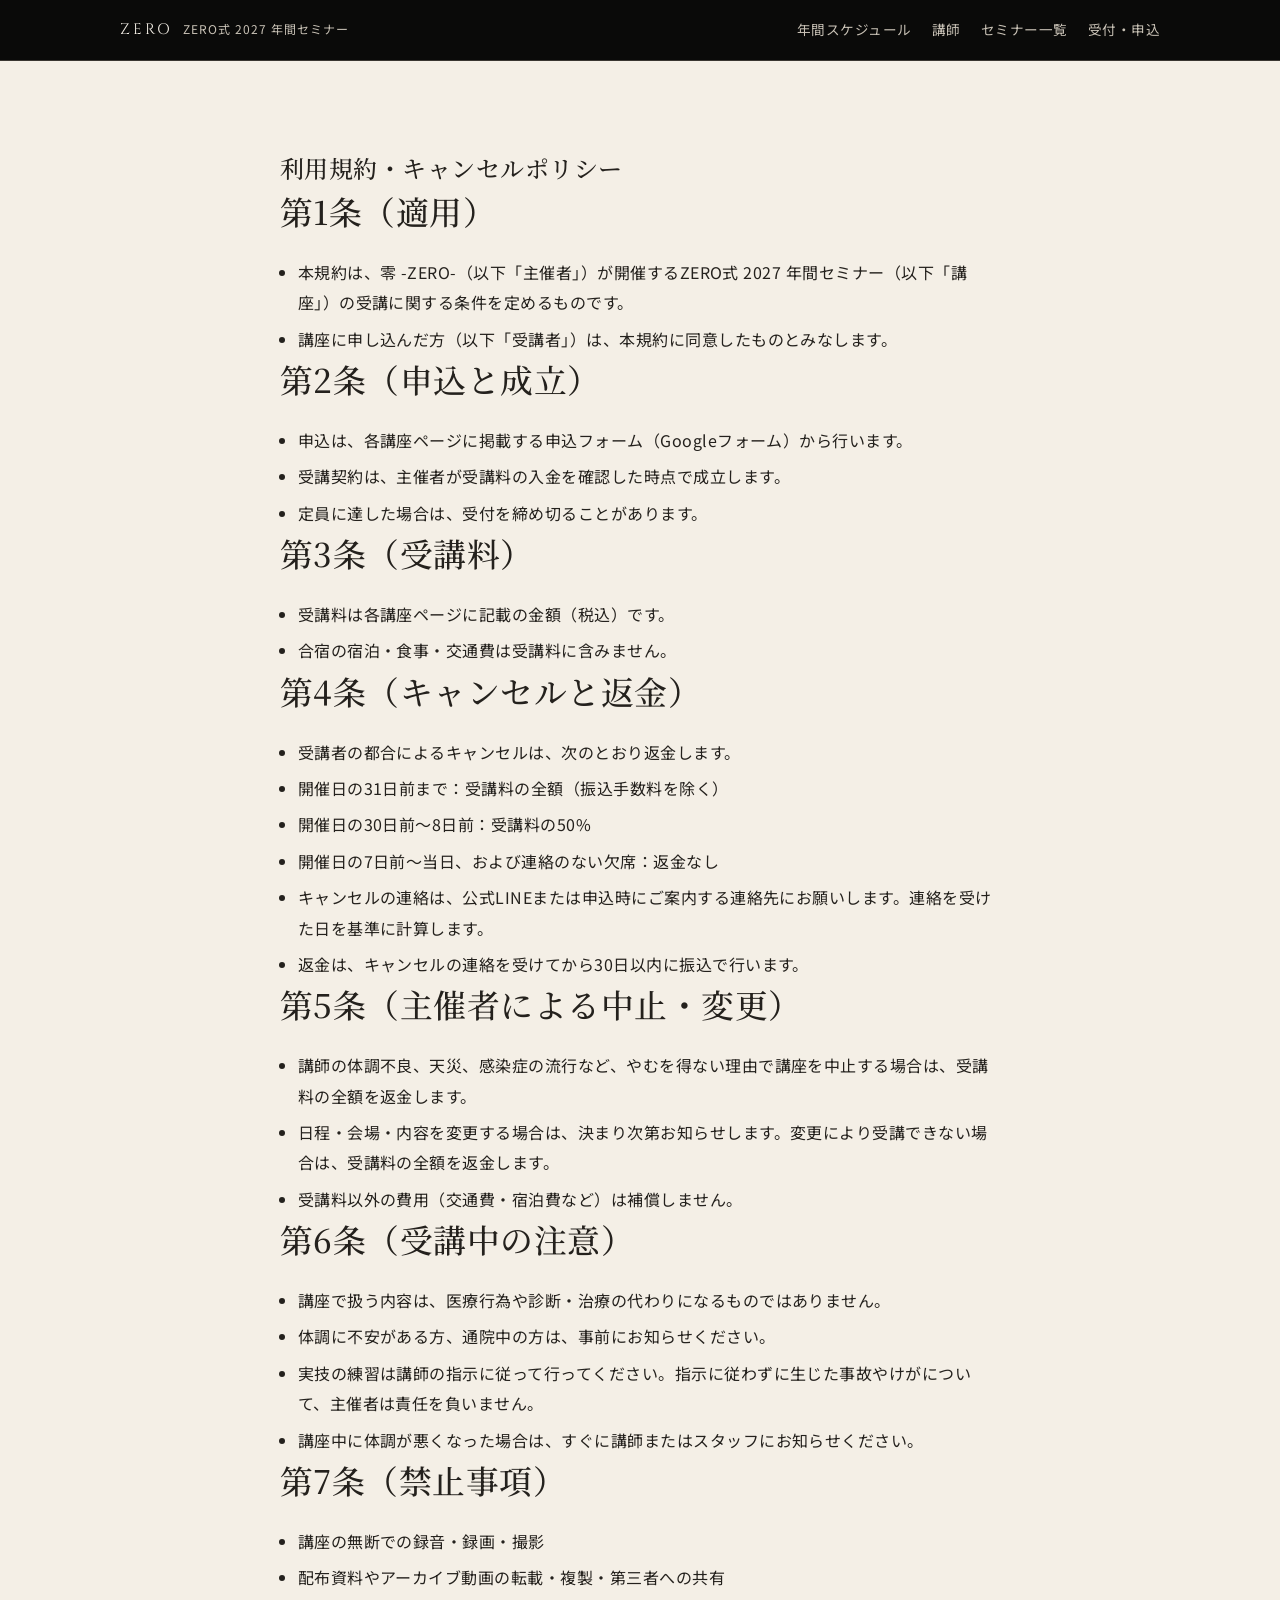
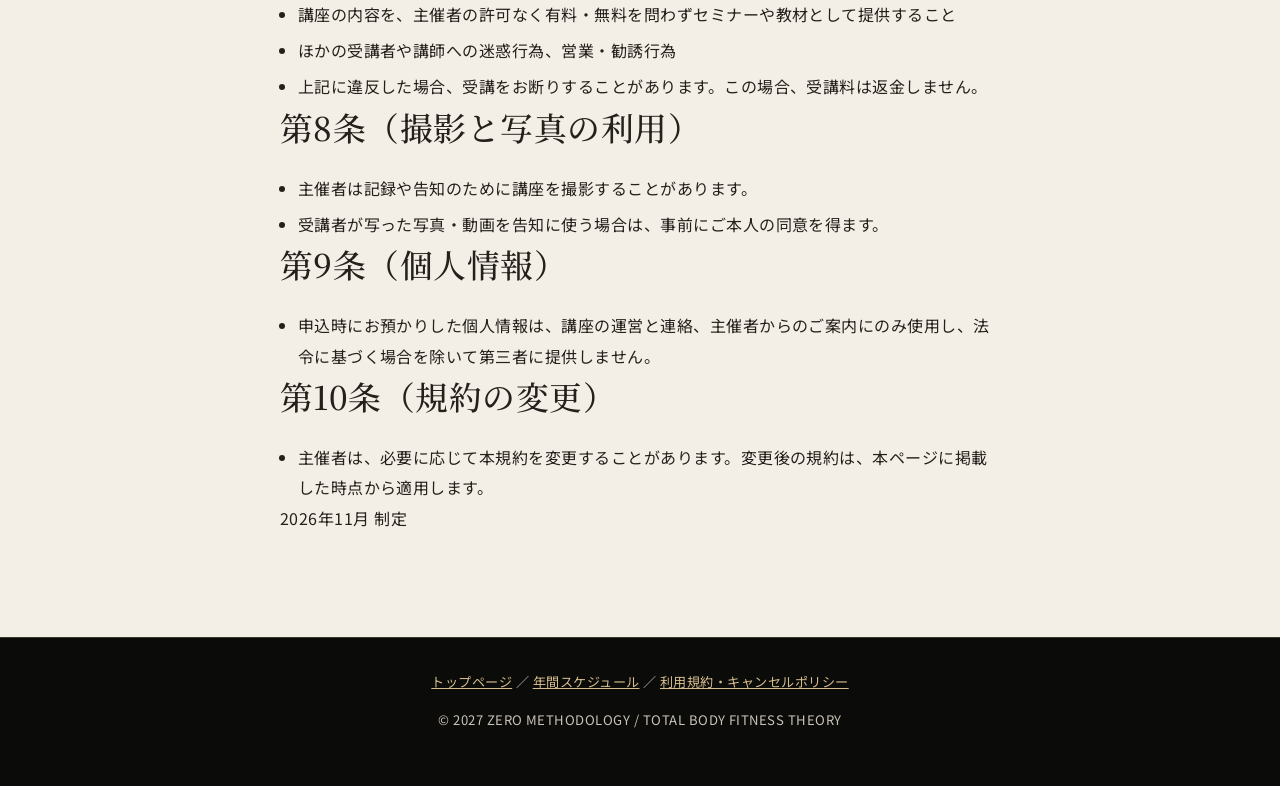
<file: terms/index.html>
<!DOCTYPE html>
<html lang="ja" class="no-js">
<head>
<meta charset="UTF-8">
<meta name="viewport" content="width=device-width, initial-scale=1.0, viewport-fit=cover">
<title>利用規約・キャンセルポリシー｜ZERO式 2027 年間セミナー</title>
<meta name="description" content="ZERO式 2027 年間セミナーの利用規約とキャンセルポリシーです。">
<meta property="og:title" content="利用規約・キャンセルポリシー｜ZERO式 2027 年間セミナー">
<meta property="og:description" content="ZERO式 2027 年間セミナーの利用規約とキャンセルポリシーです。">
<meta property="og:type" content="website">
<link rel="preconnect" href="https://fonts.googleapis.com">
<link rel="preconnect" href="https://fonts.gstatic.com" crossorigin>
<link rel="stylesheet" href="https://fonts.googleapis.com/css2?family=Cinzel:wght@400;500&family=Noto+Sans+JP:wght@400;500&family=Noto+Serif+JP:wght@500&display=swap">
<link rel="stylesheet" href="../assets/style.css?v=d78a86f78c05">
<script src="../assets/main.js?v=65ad460fbd22" defer></script>
</head>
<body class="has-sticky">
<a class="skip" href="#main">本文へ移動</a>
<header class="site-header"><div class="wrap">
  <a class="brand" href="../">ZERO<small>ZERO式 2027 年間セミナー</small></a>
  <nav class="nav" aria-label="サイト内">
    <a href="../#schedule">年間スケジュール</a><a href="../#instructor">講師</a><a href="../#seminars">セミナー一覧</a><a href="../#entry">受付・申込</a>
  </nav>
  <details class="mobile-menu"><summary>メニュー</summary><nav aria-label="スマートフォンのサイト内メニュー"><a href="../#schedule">年間スケジュール</a><a href="../#instructor">講師プロフィール</a><a href="../#seminars">セミナー一覧</a><a href="../#entry">受付・申込</a></nav></details>
</div></header>
<main id="main"><section class="sec-ivory"><div class="wrap narrow"><h1>利用規約・キャンセルポリシー</h1><h2>第1条（適用）</h2><ul class="dots"><li>本規約は、零 -ZERO-（以下「主催者」）が開催するZERO式 2027 年間セミナー（以下「講座」）の受講に関する条件を定めるものです。</li><li>講座に申し込んだ方（以下「受講者」）は、本規約に同意したものとみなします。</li></ul><h2>第2条（申込と成立）</h2><ul class="dots"><li>申込は、各講座ページに掲載する申込フォーム（Googleフォーム）から行います。</li><li>受講契約は、主催者が受講料の入金を確認した時点で成立します。</li><li>定員に達した場合は、受付を締め切ることがあります。</li></ul><h2>第3条（受講料）</h2><ul class="dots"><li>受講料は各講座ページに記載の金額（税込）です。</li><li>合宿の宿泊・食事・交通費は受講料に含みません。</li></ul><h2>第4条（キャンセルと返金）</h2><ul class="dots"><li>受講者の都合によるキャンセルは、次のとおり返金します。</li><li>開催日の31日前まで：受講料の全額（振込手数料を除く）</li><li>開催日の30日前〜8日前：受講料の50%</li><li>開催日の7日前〜当日、および連絡のない欠席：返金なし</li><li>キャンセルの連絡は、公式LINEまたは申込時にご案内する連絡先にお願いします。連絡を受けた日を基準に計算します。</li><li>返金は、キャンセルの連絡を受けてから30日以内に振込で行います。</li></ul><h2>第5条（主催者による中止・変更）</h2><ul class="dots"><li>講師の体調不良、天災、感染症の流行など、やむを得ない理由で講座を中止する場合は、受講料の全額を返金します。</li><li>日程・会場・内容を変更する場合は、決まり次第お知らせします。変更により受講できない場合は、受講料の全額を返金します。</li><li>受講料以外の費用（交通費・宿泊費など）は補償しません。</li></ul><h2>第6条（受講中の注意）</h2><ul class="dots"><li>講座で扱う内容は、医療行為や診断・治療の代わりになるものではありません。</li><li>体調に不安がある方、通院中の方は、事前にお知らせください。</li><li>実技の練習は講師の指示に従って行ってください。指示に従わずに生じた事故やけがについて、主催者は責任を負いません。</li><li>講座中に体調が悪くなった場合は、すぐに講師またはスタッフにお知らせください。</li></ul><h2>第7条（禁止事項）</h2><ul class="dots"><li>講座の無断での録音・録画・撮影</li><li>配布資料やアーカイブ動画の転載・複製・第三者への共有</li><li>講座の内容を、主催者の許可なく有料・無料を問わずセミナーや教材として提供すること</li><li>ほかの受講者や講師への迷惑行為、営業・勧誘行為</li><li>上記に違反した場合、受講をお断りすることがあります。この場合、受講料は返金しません。</li></ul><h2>第8条（撮影と写真の利用）</h2><ul class="dots"><li>主催者は記録や告知のために講座を撮影することがあります。</li><li>受講者が写った写真・動画を告知に使う場合は、事前にご本人の同意を得ます。</li></ul><h2>第9条（個人情報）</h2><ul class="dots"><li>申込時にお預かりした個人情報は、講座の運営と連絡、主催者からのご案内にのみ使用し、法令に基づく場合を除いて第三者に提供しません。</li></ul><h2>第10条（規約の変更）</h2><ul class="dots"><li>主催者は、必要に応じて本規約を変更することがあります。変更後の規約は、本ページに掲載した時点から適用します。</li></ul><p>2026年11月 制定</p></div></section></main>
<footer class="site-footer">
  <p><a href="../">トップページ</a> ／ <a href="../#schedule">年間スケジュール</a> ／ <a href="../terms/">利用規約・キャンセルポリシー</a></p>
  <p>© 2027 ZERO METHODOLOGY / TOTAL BODY FITNESS THEORY</p>
</footer>
<div class="sticky-cta"><a class="btn solid" href="https://lin.ee/Tzghten" rel="noopener">LINEで問い合わせる</a></div>
</body>
</html>
</file>
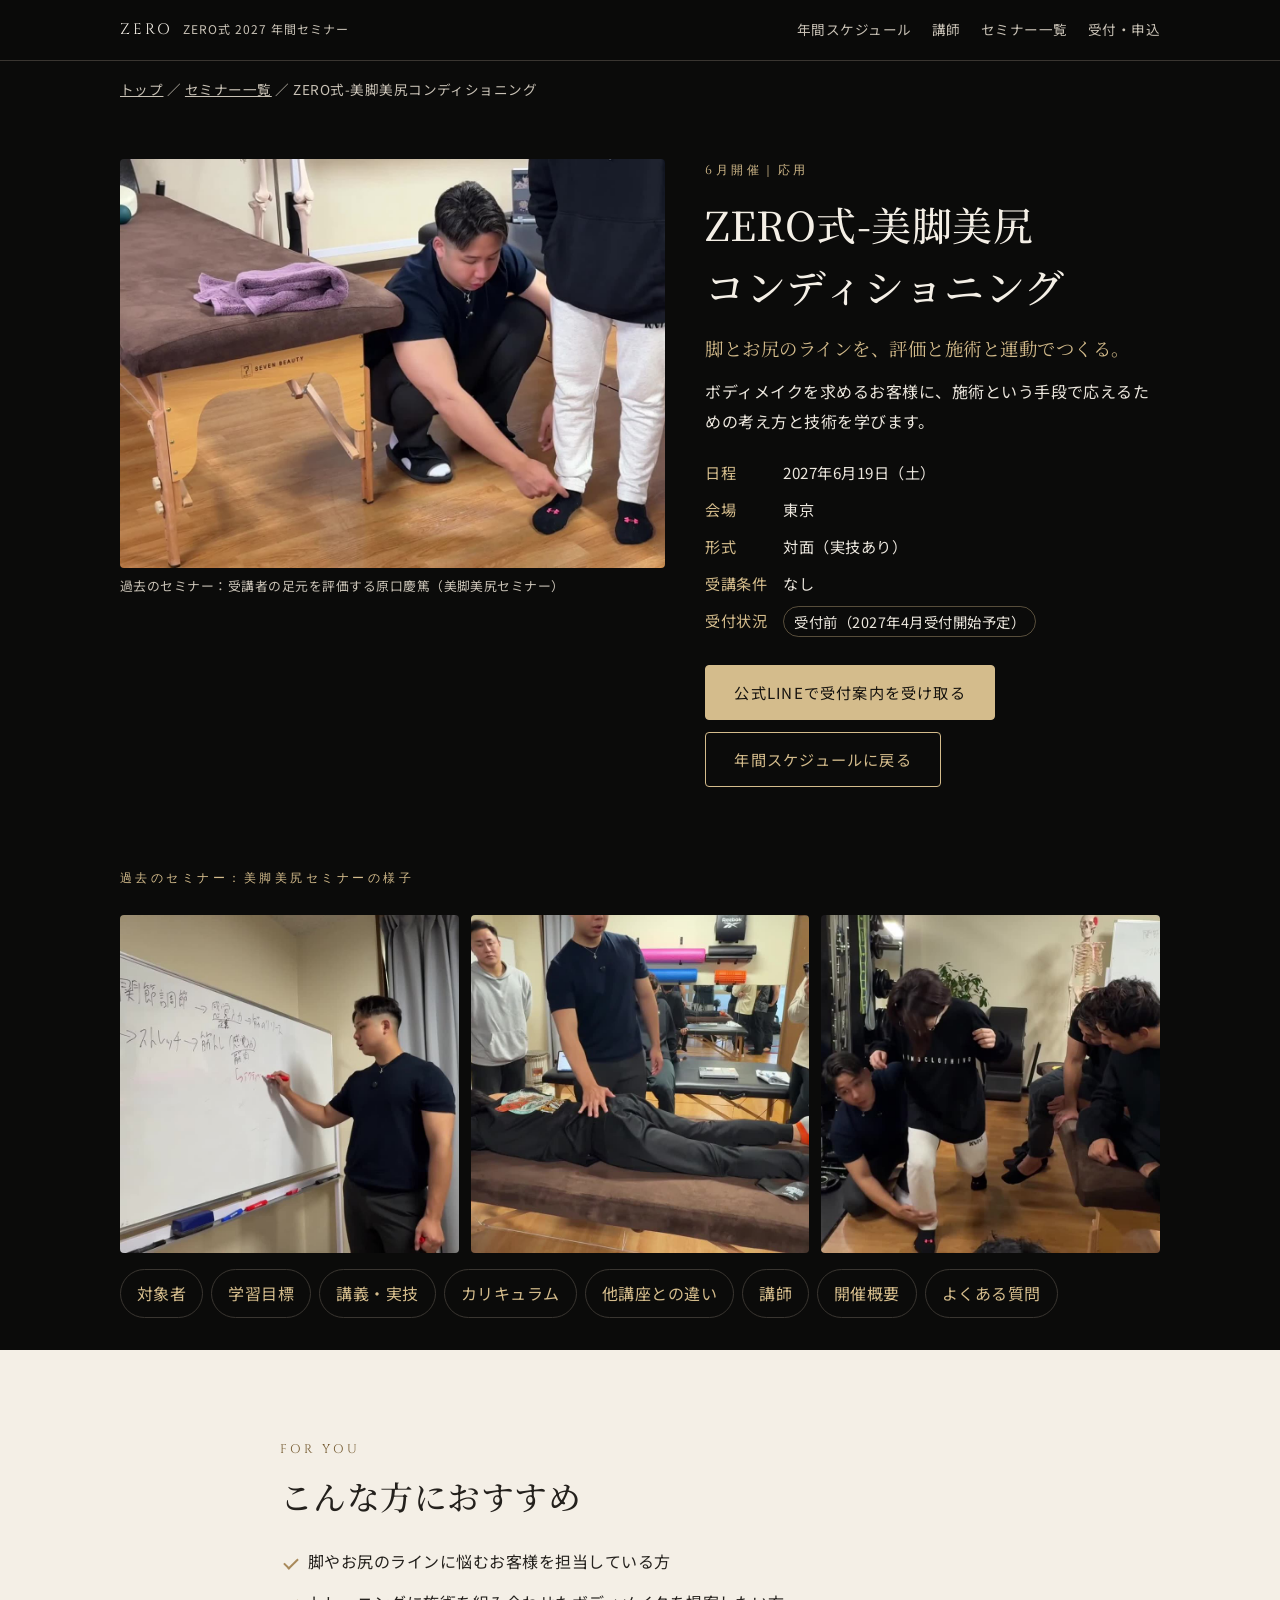
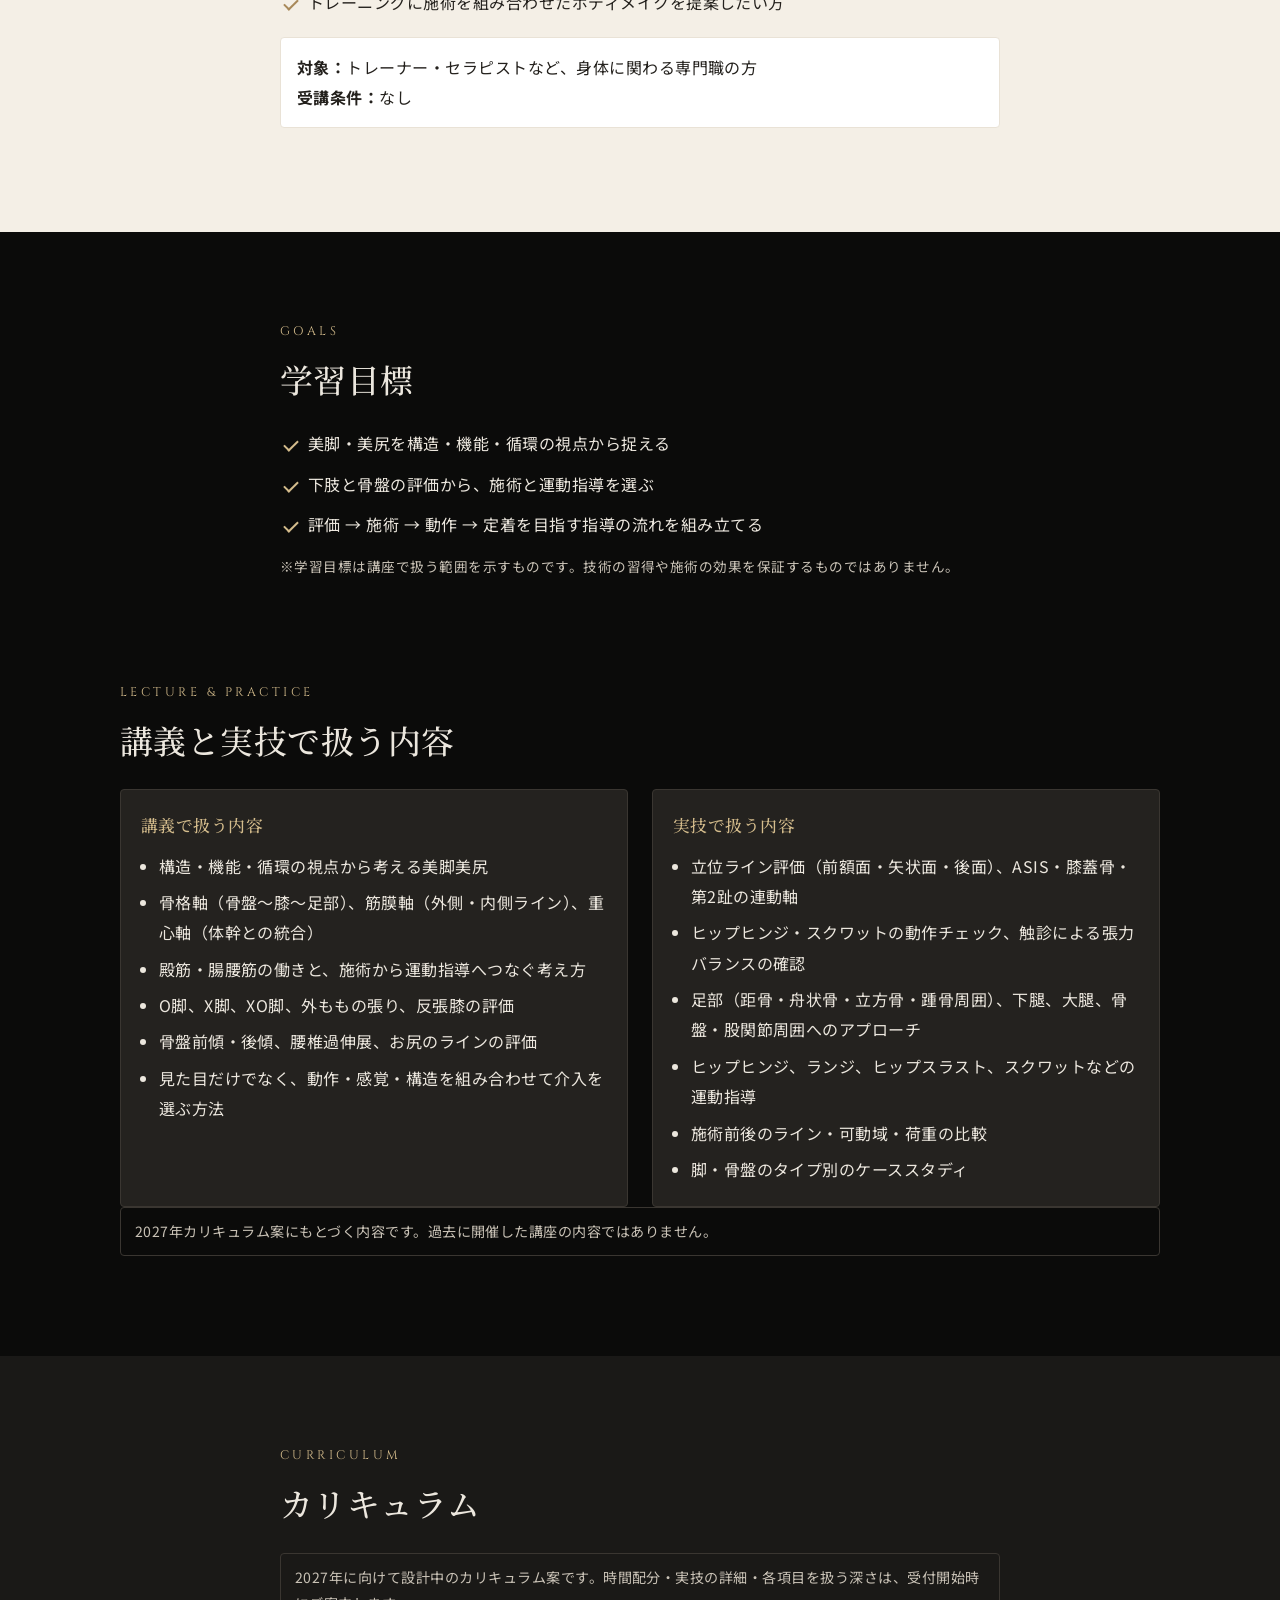
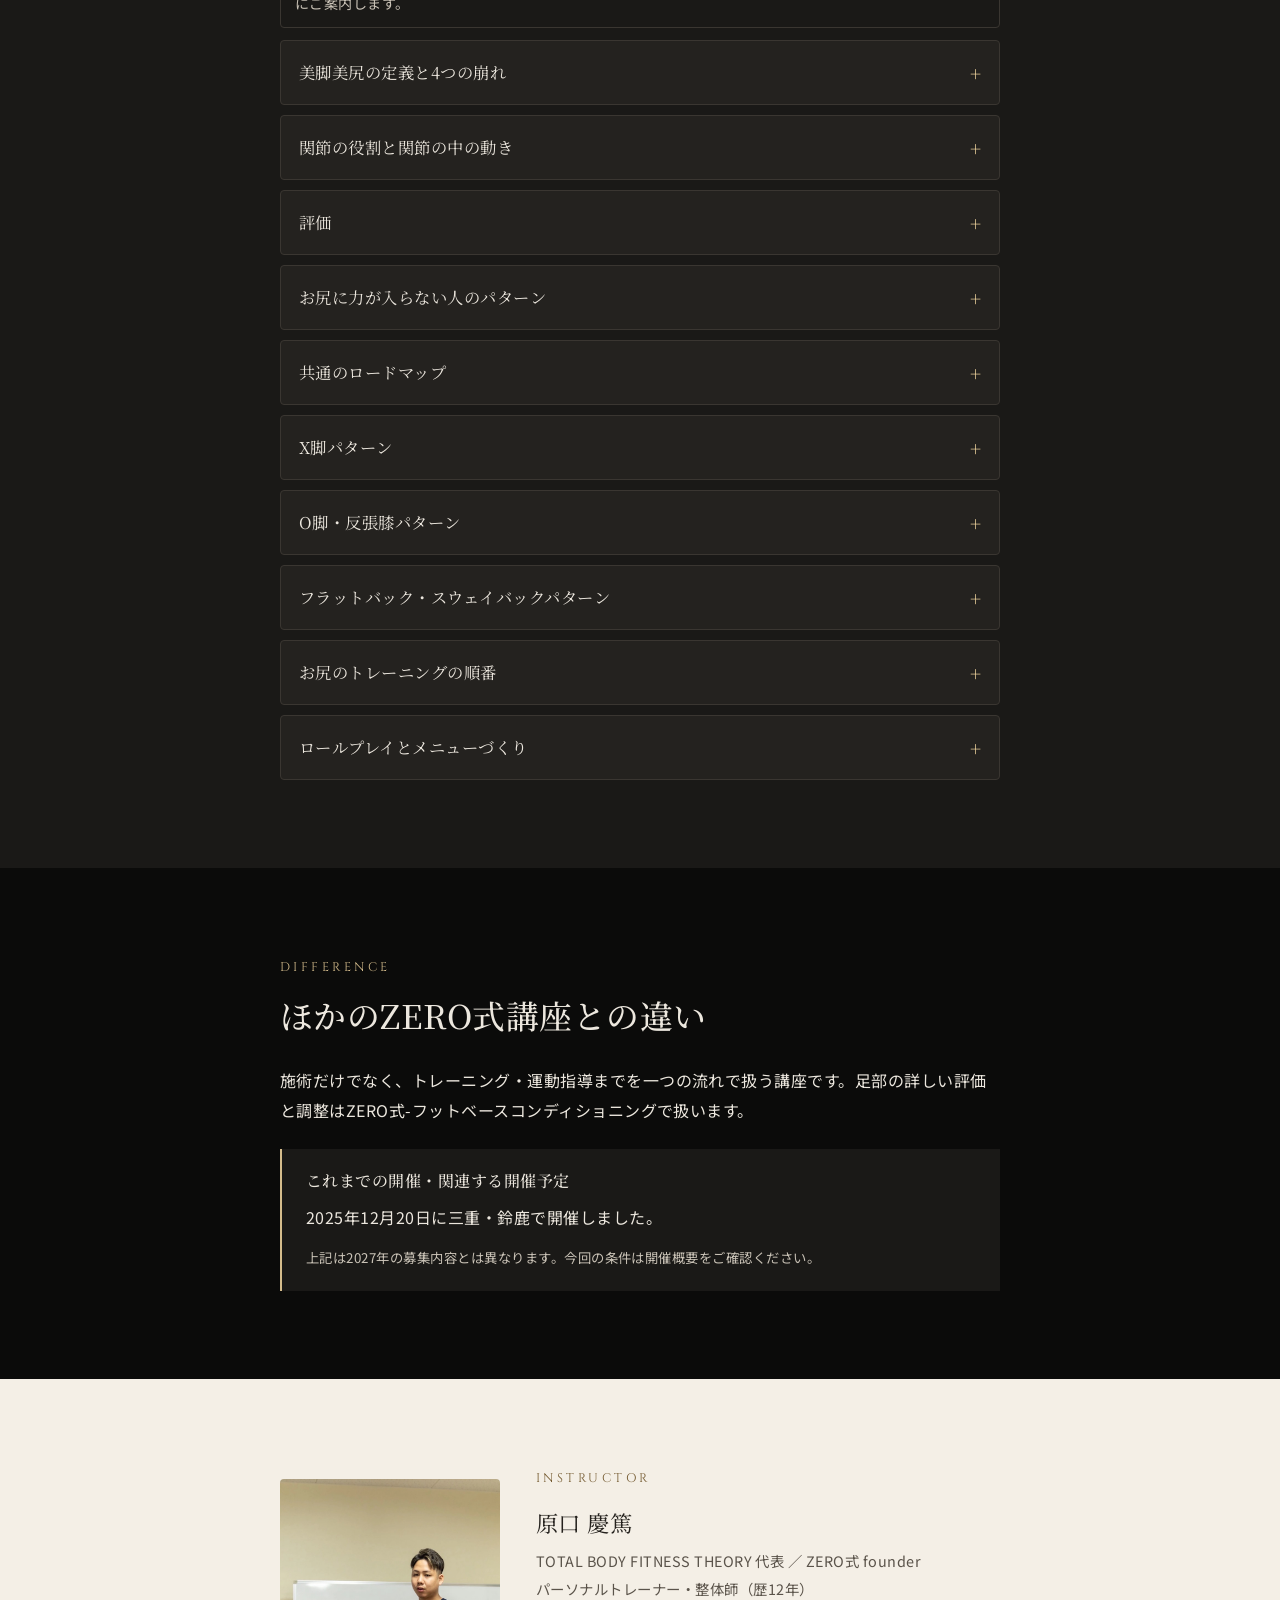
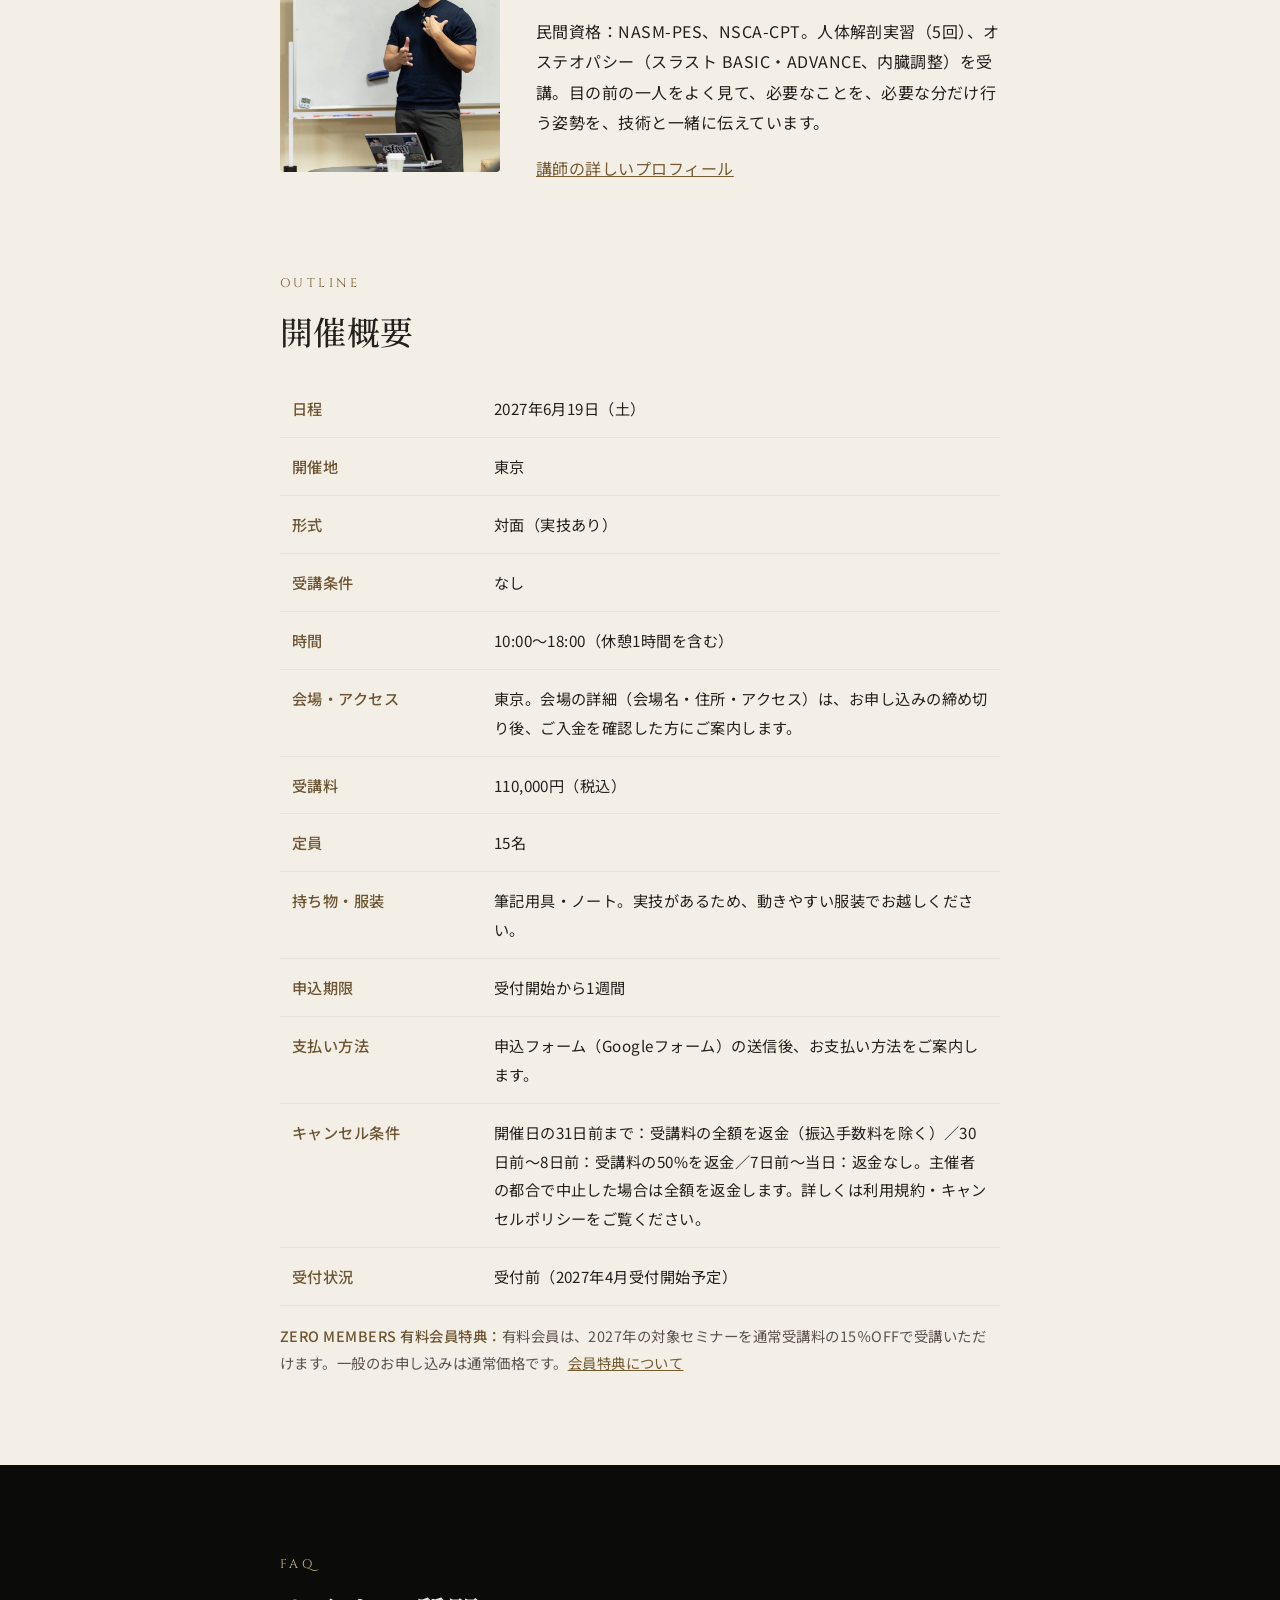
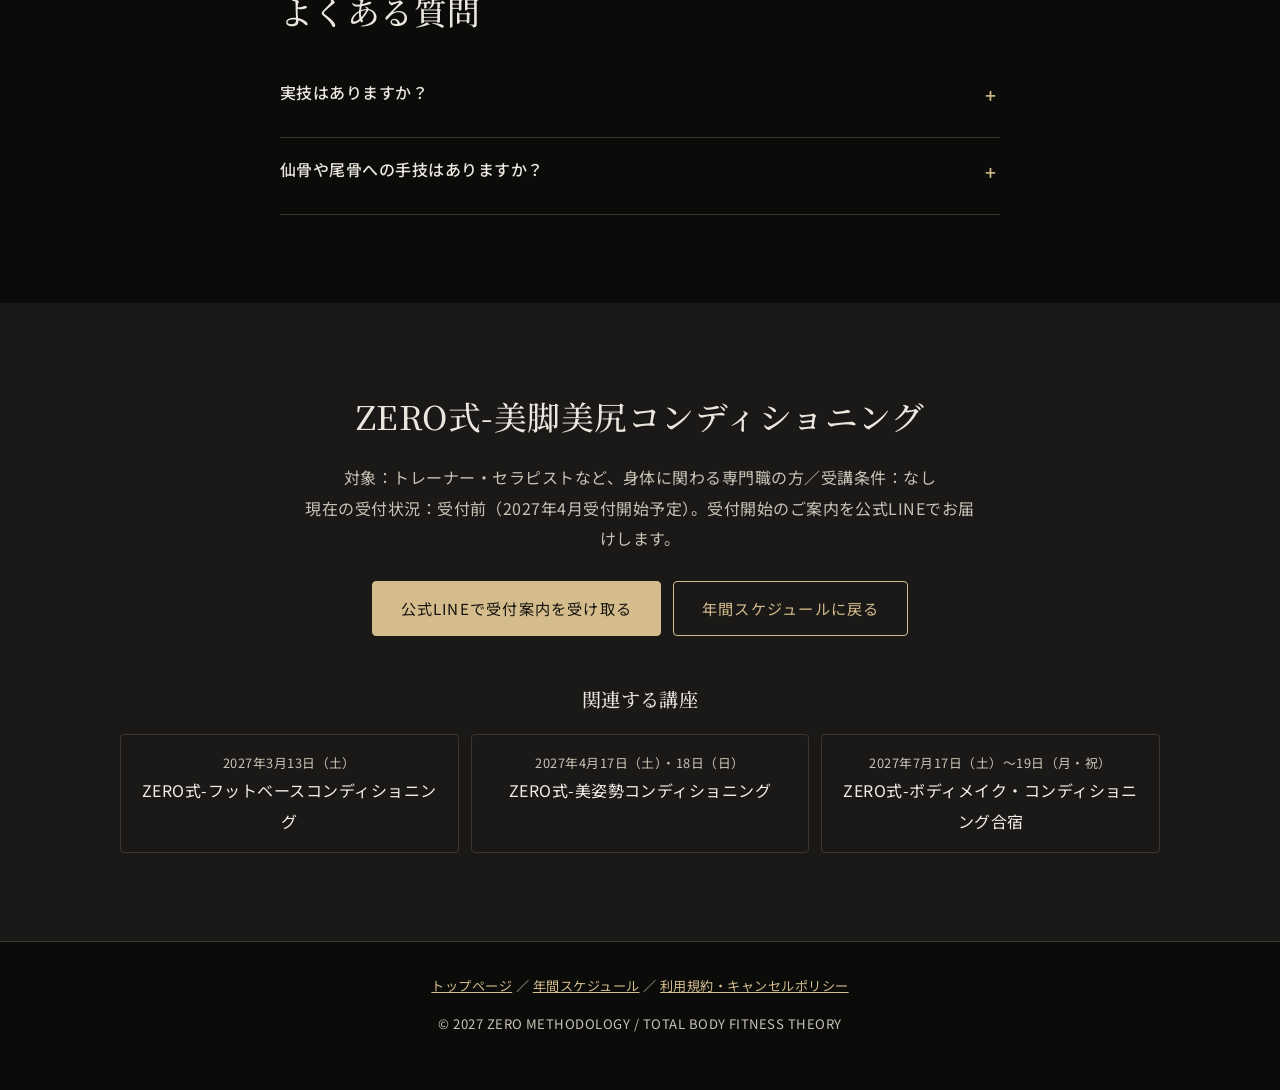
<file: seminars/bikyaku/index.html>
<!DOCTYPE html>
<html lang="ja" class="no-js">
<head>
<meta charset="UTF-8">
<meta name="viewport" content="width=device-width, initial-scale=1.0, viewport-fit=cover">
<title>ZERO式-美脚美尻コンディショニング｜ZERO式 2027 年間セミナー</title>
<meta name="description" content="ZERO式-美脚美尻コンディショニング（2027年6月19日（土）・東京）。ボディメイクを求めるお客様に、施術という手段で応えるための考え方と技術を学びます。">
<meta property="og:title" content="ZERO式-美脚美尻コンディショニング｜ZERO式 2027 年間セミナー">
<meta property="og:description" content="ZERO式-美脚美尻コンディショニング（2027年6月19日（土）・東京）。ボディメイクを求めるお客様に、施術という手段で応えるための考え方と技術を学びます。">
<meta property="og:type" content="website">
<link rel="preconnect" href="https://fonts.googleapis.com">
<link rel="preconnect" href="https://fonts.gstatic.com" crossorigin>
<link rel="stylesheet" href="https://fonts.googleapis.com/css2?family=Cinzel:wght@400;500&family=Noto+Sans+JP:wght@400;500&family=Noto+Serif+JP:wght@500&display=swap">
<link rel="stylesheet" href="../../assets/style.css?v=d78a86f78c05">
<script src="../../assets/main.js?v=65ad460fbd22" defer></script>
</head>
<body class="has-sticky">
<a class="skip" href="#main">本文へ移動</a>
<header class="site-header"><div class="wrap">
  <a class="brand" href="../../">ZERO<small>ZERO式 2027 年間セミナー</small></a>
  <nav class="nav" aria-label="サイト内">
    <a href="../../#schedule">年間スケジュール</a><a href="../../#instructor">講師</a><a href="../../#seminars">セミナー一覧</a><a href="../../#entry">受付・申込</a>
  </nav>
  <details class="mobile-menu"><summary>メニュー</summary><nav aria-label="スマートフォンのサイト内メニュー"><a href="../../#schedule">年間スケジュール</a><a href="../../#instructor">講師プロフィール</a><a href="../../#seminars">セミナー一覧</a><a href="../../#entry">受付・申込</a></nav></details>
</div></header>
<main id="main">
<div class="wrap crumb"><a href="../../">トップ</a> ／ <a href="../../#seminars">セミナー一覧</a> ／ ZERO式-美脚美尻コンディショニング</div>
<div class="wrap d-hero">
  <figure class="d-photo"><img src="../../images/bikyaku-assessment.jpg" alt="受講者の足元を評価する原口慶篤（美脚美尻セミナー）" width="800" height="600"><figcaption>過去のセミナー：受講者の足元を評価する原口慶篤（美脚美尻セミナー）</figcaption></figure>
  <div class="d-head">
    <p class="eyebrow">6月開催｜応用</p>
    <h1>ZERO式-美脚美尻コンディショニング</h1>
    <p class="catch">脚とお尻のラインを、評価と施術と運動でつくる。</p>
    <p>ボディメイクを求めるお客様に、施術という手段で応えるための考え方と技術を学びます。</p>
    <dl class="facts">
      <dt>日程</dt><dd>2027年6月19日（土）</dd>
      <dt>会場</dt><dd>東京</dd>
      <dt>形式</dt><dd>対面（実技あり）</dd>
      <dt>受講条件</dt><dd>なし</dd>
      <dt>受付状況</dt><dd><span class="st st-before">受付前（2027年4月受付開始予定）</span></dd>
    </dl>
    <div class="btns"><a class="btn solid" href="https://lin.ee/Tzghten" rel="noopener">公式LINEで受付案内を受け取る</a><a class="btn" href="../../#schedule">年間スケジュールに戻る</a></div>
  </div>
</div>
<div class="wrap"><p class="eyebrow">過去のセミナー：美脚美尻セミナーの様子</p><div class="mood"><img src="../../images/bikyaku-1.jpg" alt="過去のセミナー：美脚美尻セミナーの様子" width="800" height="800" loading="lazy"><img src="../../images/bikyaku-2.jpg" alt="過去のセミナー：美脚美尻セミナーの様子" width="800" height="800" loading="lazy"><img src="../../images/bikyaku-3.jpg" alt="過去のセミナー：美脚美尻セミナーの様子" width="800" height="800" loading="lazy"></div></div>
<nav class="detail-nav wrap" aria-label="この講座のページ内目次"><a href="#for-you">対象者</a><a href="#goals">学習目標</a><a href="#content">講義・実技</a><a href="#curriculum">カリキュラム</a><a href="#diff">他講座との違い</a><a href="#instructor">講師</a><a href="#outline">開催概要</a><a href="#faq">よくある質問</a></nav>
<section id="for-you" class="sec-ivory d-sec"><div class="wrap narrow fade">
  <p class="eyebrow">FOR YOU</p>
  <h2>こんな方におすすめ</h2>
  <ul class="checks"><li>脚やお尻のラインに悩むお客様を担当している方</li><li>トレーニングに施術を組み合わせたボディメイクを提案したい方</li></ul>
  <p class="cond-box"><strong>対象：</strong>トレーナー・セラピストなど、身体に関わる専門職の方<br><strong>受講条件：</strong>なし</p>
</div></section>

<section id="goals" class="d-sec"><div class="wrap narrow fade">
  <p class="eyebrow">GOALS</p>
  <h2>学習目標</h2>
  <ul class="checks"><li>美脚・美尻を構造・機能・循環の視点から捉える</li><li>下肢と骨盤の評価から、施術と運動指導を選ぶ</li><li>評価 → 施術 → 動作 → 定着を目指す指導の流れを組み立てる</li></ul>
  <p class="note">※学習目標は講座で扱う範囲を示すものです。技術の習得や施術の効果を保証するものではありません。</p>
</div></section>

<section id="content" class="d-sec" style="padding-top:0"><div class="wrap fade">
  <p class="eyebrow">LECTURE &amp; PRACTICE</p>
  <h2>講義と実技で扱う内容</h2>
  <div class="two-col"><div><h3>講義で扱う内容</h3><ul class="dots"><li>構造・機能・循環の視点から考える美脚美尻</li><li>骨格軸（骨盤〜膝〜足部）、筋膜軸（外側・内側ライン）、重心軸（体幹との統合）</li><li>殿筋・腸腰筋の働きと、施術から運動指導へつなぐ考え方</li><li>O脚、X脚、XO脚、外ももの張り、反張膝の評価</li><li>骨盤前傾・後傾、腰椎過伸展、お尻のラインの評価</li><li>見た目だけでなく、動作・感覚・構造を組み合わせて介入を選ぶ方法</li></ul></div><div><h3>実技で扱う内容</h3><ul class="dots"><li>立位ライン評価（前額面・矢状面・後面）、ASIS・膝蓋骨・第2趾の連動軸</li><li>ヒップヒンジ・スクワットの動作チェック、触診による張力バランスの確認</li><li>足部（距骨・舟状骨・立方骨・踵骨周囲）、下腿、大腿、骨盤・股関節周囲へのアプローチ</li><li>ヒップヒンジ、ランジ、ヒップスラスト、スクワットなどの運動指導</li><li>施術前後のライン・可動域・荷重の比較</li><li>脚・骨盤のタイプ別のケーススタディ</li></ul></div></div><p class="ref-note">2027年カリキュラム案にもとづく内容です。過去に開催した講座の内容ではありません。</p>
</div></section>

<section id="curriculum" class="sec-charcoal d-sec"><div class="wrap narrow fade">
  <p class="eyebrow">CURRICULUM</p>
  <h2>カリキュラム</h2>
  <p class="ref-note">2027年に向けて設計中のカリキュラム案です。時間配分・実技の詳細・各項目を扱う深さは、受付開始時にご案内します。</p><div class="acc"><details><summary>美脚美尻の定義と4つの崩れ</summary><ul class="dots"><li>見た目と機能の両面から見る美脚美尻</li><li>構造・姿勢・感覚・循環の4つの崩れ</li><li>なぜ機能から見るのか：見た目の崩れは、関節の動きと筋の使い方の結果</li></ul></details><details><summary>関節の役割と関節の中の動き</summary><ul class="dots"><li>ジョイント・バイ・ジョイント</li><li>股関節の転がり・滑り</li><li>胸椎から回る動き</li><li>なぜ効くのか：動くべき関節（モビリティ）が動かないと、隣の関節が代わりに動いて形が崩れる</li></ul></details><details><summary>評価</summary><ul class="dots"><li>立位と膝蓋骨・脛骨の向き</li><li>舟状骨の高さとドロップ</li><li>歩行の観察、殿筋の触診</li></ul></details><details><summary>お尻に力が入らない人のパターン</summary><ul class="dots"><li>殿筋下部からの感覚入力</li><li>腹部・胸部とのつながり</li><li>立った姿勢でのトレーニング</li><li>なぜ下部から入れるのか：日本人は殿筋下部の感覚が入りやすく、そこから上部へつなげやすい（講師の臨床経験）</li><li>なぜ触れるのか：皮膚を軽く触れる感覚入力で、力の入れ方がわかるようになる</li></ul></details><details><summary>共通のロードマップ</summary><ul class="dots"><li>関節調整 → 感覚入力 → リリース → ストレッチ → アクティベート → ゆっくりした運動</li><li>なぜこの順番か：関節を整えた直後（15〜20分）は動きが出やすい。その間に感覚とトレーニングを入れる</li></ul></details><details><summary>X脚パターン</summary><ul class="dots"><li>足部の調整と感覚入力</li><li>大腿筋膜張筋・縫工筋・内転筋</li><li>骨盤へのストレッチとアクティベート</li><li>なぜ効くのか：足部が内側に倒れると膝が内に入る。足から整えると膝の向きが変わる</li></ul></details><details><summary>O脚・反張膝パターン</summary><ul class="dots"><li>重心を動かさないカーフレイズ</li><li>内転筋と下腿のトレーニング</li></ul></details><details><summary>フラットバック・スウェイバックパターン</summary><ul class="dots"><li>仙骨への圧とスコーピオンストレッチ</li><li>股関節内旋の動きづくり</li><li>多裂筋の入力</li><li>なぜ効くのか：腰椎が平らになると、殿筋が使えずお尻が垂れる。骨盤と腰椎の動きを出すと殿筋が入る</li></ul></details><details><summary>お尻のトレーニングの順番</summary><ul class="dots"><li>ヒップヒンジとヒップロック</li><li>パーシャルレンジのスプリットスクワット</li><li>キックバックの使い方</li><li>なぜこの順番か：感覚 → 単関節 → 多関節の順にすると、代償せずにお尻に効く</li></ul></details><details><summary>ロールプレイとメニューづくり</summary><ul class="dots"><li>評価から運動までの通し練習</li><li>3ヶ月・半年・1年のメニュー設計</li><li>お客様への説明：前後の写真とお尻の触診で変化を見せる</li><li>宿題：1種目だけ（うつ伏せで脚を上げるなど）にして続けてもらう</li></ul></details></div>
</div></section>

<section id="diff" class="d-sec"><div class="wrap narrow fade">
  <p class="eyebrow">DIFFERENCE</p>
  <h2>ほかのZERO式講座との違い</h2>
  <p>施術だけでなく、トレーニング・運動指導までを一つの流れで扱う講座です。足部の詳しい評価と調整はZERO式-フットベースコンディショニングで扱います。</p>
  <aside class="history-note"><h3>これまでの開催・関連する開催予定</h3><p>2025年12月20日に三重・鈴鹿で開催しました。</p><small>上記は2027年の募集内容とは異なります。今回の条件は開催概要をご確認ください。</small></aside>
</div></section>
<section id="instructor" class="sec-ivory d-sec"><div class="wrap narrow intro fade">
  <img src="../../images/lecture-talk.jpg" alt="セミナーで受講者に向けて話す原口慶篤" width="440" height="587" loading="lazy">
  <div>
    <p class="eyebrow">INSTRUCTOR</p>
    <p class="name">原口 慶篤</p>
    <p class="role">TOTAL BODY FITNESS THEORY 代表 ／ ZERO式 founder<br>パーソナルトレーナー・整体師（歴12年）</p>
    <p>民間資格：NASM-PES、NSCA-CPT。人体解剖実習（5回）、オステオパシー（スラスト BASIC・ADVANCE、内臓調整）を受講。目の前の一人をよく見て、必要なことを、必要な分だけ行う姿勢を、技術と一緒に伝えています。</p>
    <a href="../../#instructor">講師の詳しいプロフィール</a>
  </div>
</div></section>
<section id="outline" class="sec-ivory d-sec" style="padding-top:0"><div class="wrap narrow">
  <p class="eyebrow">OUTLINE</p>
  <h2>開催概要</h2>
  <table class="outline">
    <tr><th scope="row">日程</th><td>2027年6月19日（土）</td></tr>
    <tr><th scope="row">開催地</th><td>東京</td></tr>
    <tr><th scope="row">形式</th><td>対面（実技あり）</td></tr>
    <tr><th scope="row">受講条件</th><td>なし</td></tr>
    <tr><th scope="row">時間</th><td>10:00〜18:00（休憩1時間を含む）</td></tr><tr><th scope="row">会場・アクセス</th><td>東京。会場の詳細（会場名・住所・アクセス）は、お申し込みの締め切り後、ご入金を確認した方にご案内します。</td></tr><tr><th scope="row">受講料</th><td>110,000円（税込）</td></tr><tr><th scope="row">定員</th><td>15名</td></tr><tr><th scope="row">持ち物・服装</th><td>筆記用具・ノート。実技があるため、動きやすい服装でお越しください。</td></tr><tr><th scope="row">申込期限</th><td>受付開始から1週間</td></tr><tr><th scope="row">支払い方法</th><td>申込フォーム（Googleフォーム）の送信後、お支払い方法をご案内します。</td></tr><tr><th scope="row">キャンセル条件</th><td>開催日の31日前まで：受講料の全額を返金（振込手数料を除く）／30日前〜8日前：受講料の50%を返金／7日前〜当日：返金なし。主催者の都合で中止した場合は全額を返金します。詳しくは利用規約・キャンセルポリシーをご覧ください。</td></tr>
    <tr><th scope="row">受付状況</th><td>受付前（2027年4月受付開始予定）</td></tr>
  </table>
  <p class="members-note"><strong>ZERO MEMBERS 有料会員特典：</strong>有料会員は、2027年の対象セミナーを通常受講料の15％OFFで受講いただけます。一般のお申し込みは通常価格です。<a href="../../#members">会員特典について</a></p>
</div></section>
<section id="faq" class="d-sec faq"><div class="wrap narrow">
  <p class="eyebrow">FAQ</p>
  <h2>よくある質問</h2>
  <details><summary>実技はありますか？</summary><p>はい。学習時間の約8割が実技です。</p></details><details><summary>仙骨や尾骨への手技はありますか？</summary><p>仙骨は押す手技のみで、勢いをつけて動かす手技は行いません。尾骨まわりへの手技は扱いません。</p></details>
</div></section>
<section class="sec-charcoal line-cta"><div class="wrap narrow">
  <h2>ZERO式-美脚美尻コンディショニング</h2>
  <p class="lead">対象：トレーナー・セラピストなど、身体に関わる専門職の方／受講条件：なし<br>現在の受付状況：受付前（2027年4月受付開始予定）。受付開始のご案内を公式LINEでお届けします。</p>
  <div class="btns"><a class="btn solid" href="https://lin.ee/Tzghten" rel="noopener">公式LINEで受付案内を受け取る</a><a class="btn" href="../../#schedule">年間スケジュールに戻る</a></div>
</div>
<div class="wrap" style="margin-top:48px"><h3>関連する講座</h3><div class="related"><a href="../../seminars/foot/"><small>2027年3月13日（土）</small>ZERO式-フットベースコンディショニング</a><a href="../../seminars/posture/"><small>2027年4月17日（土）・18日（日）</small>ZERO式-美姿勢コンディショニング</a><a href="../../seminars/gasshuku/"><small>2027年7月17日（土）〜19日（月・祝）</small>ZERO式-ボディメイク・コンディショニング合宿</a></div></div>
</section>
</main>
<footer class="site-footer">
  <p><a href="../../">トップページ</a> ／ <a href="../../#schedule">年間スケジュール</a> ／ <a href="../../terms/">利用規約・キャンセルポリシー</a></p>
  <p>© 2027 ZERO METHODOLOGY / TOTAL BODY FITNESS THEORY</p>
</footer>
<div class="sticky-cta"><a class="btn" href="../../#schedule">年間日程</a><a class="btn solid" href="https://lin.ee/Tzghten" rel="noopener">LINE受付案内</a></div>
</body>
</html>
</file>
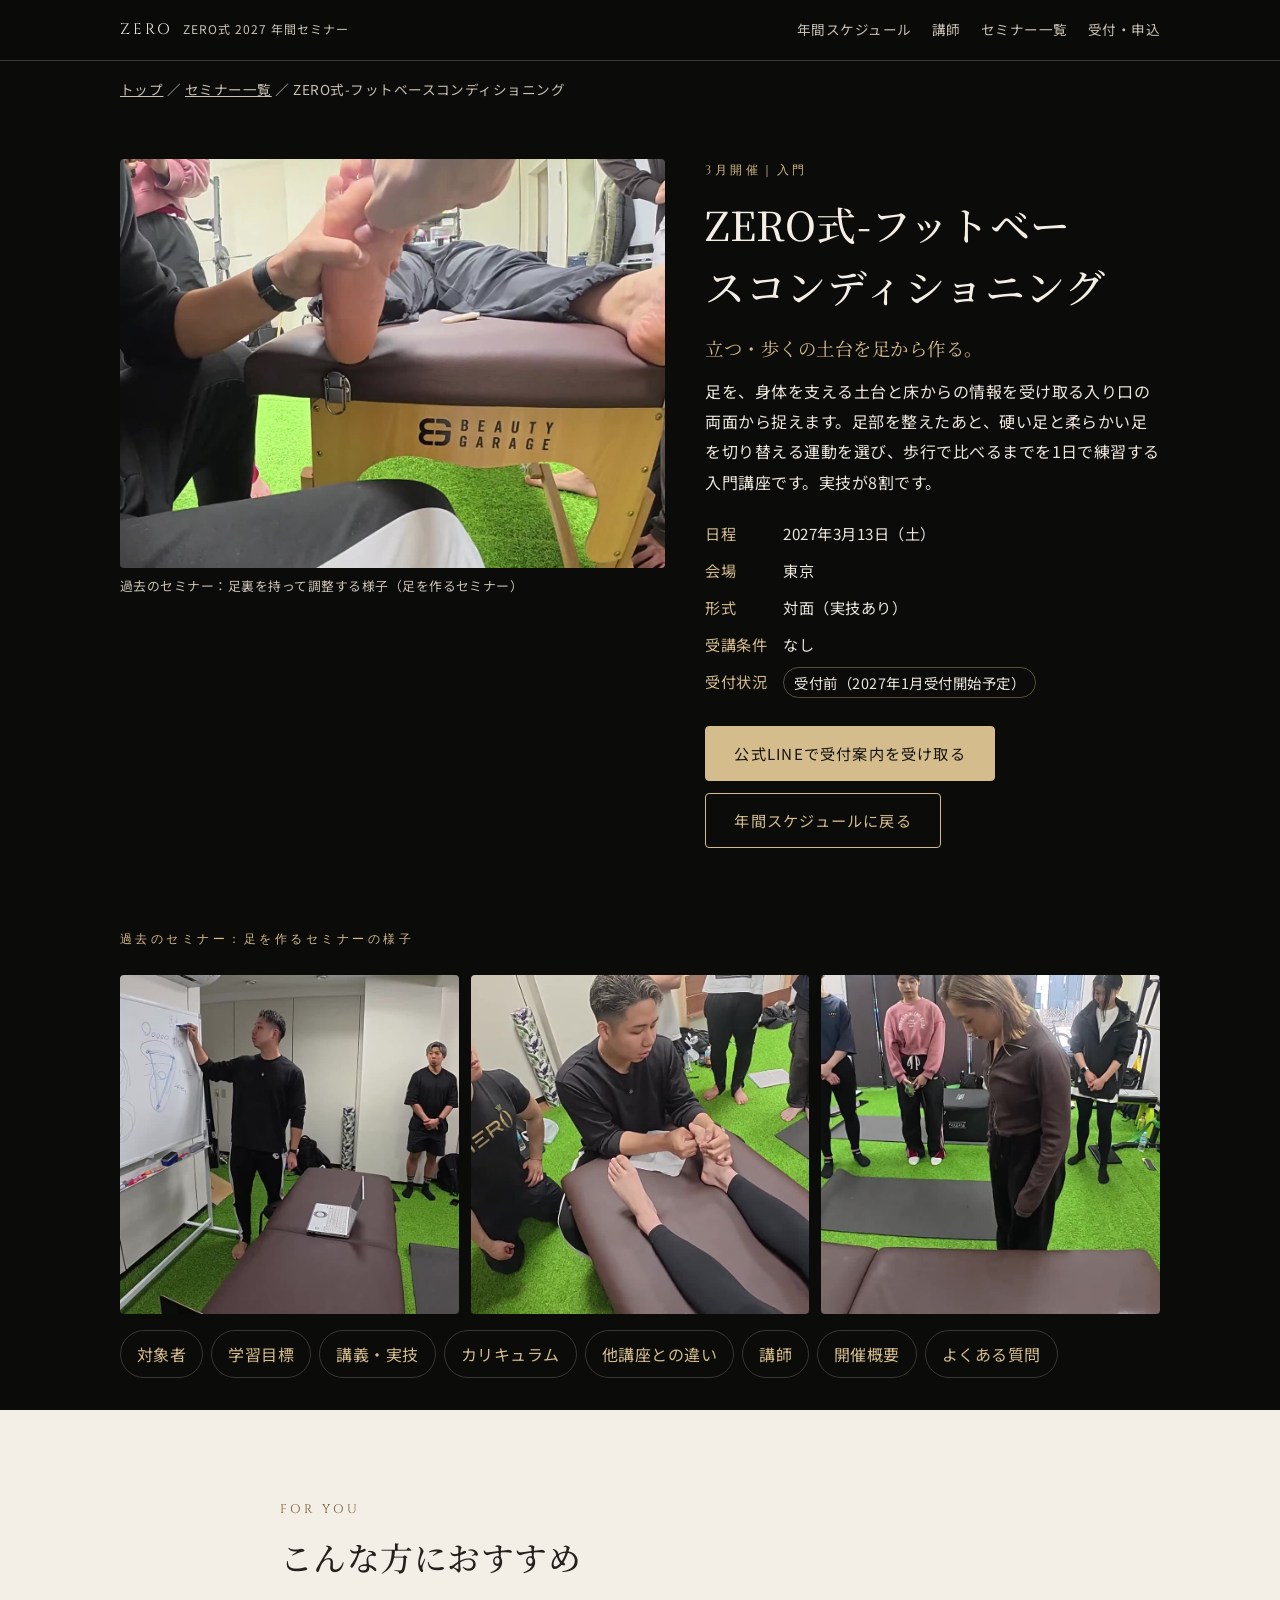
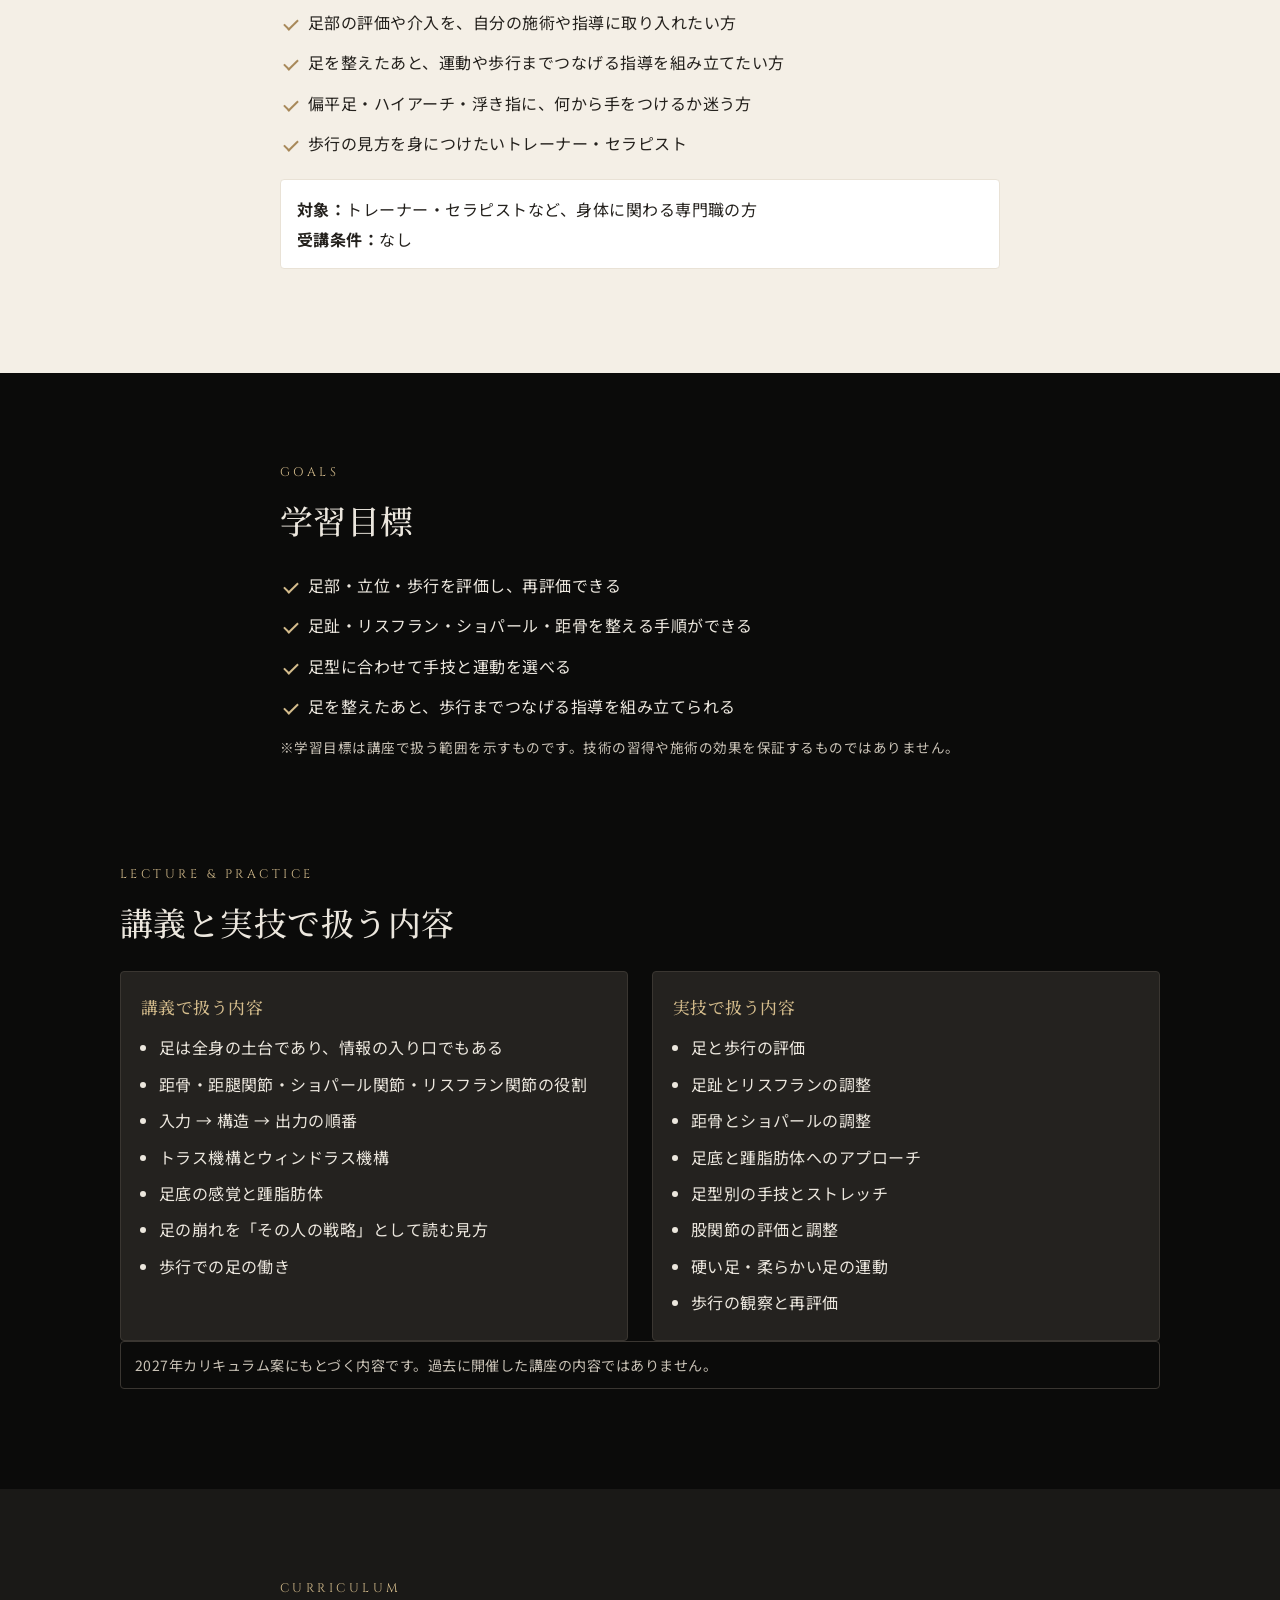
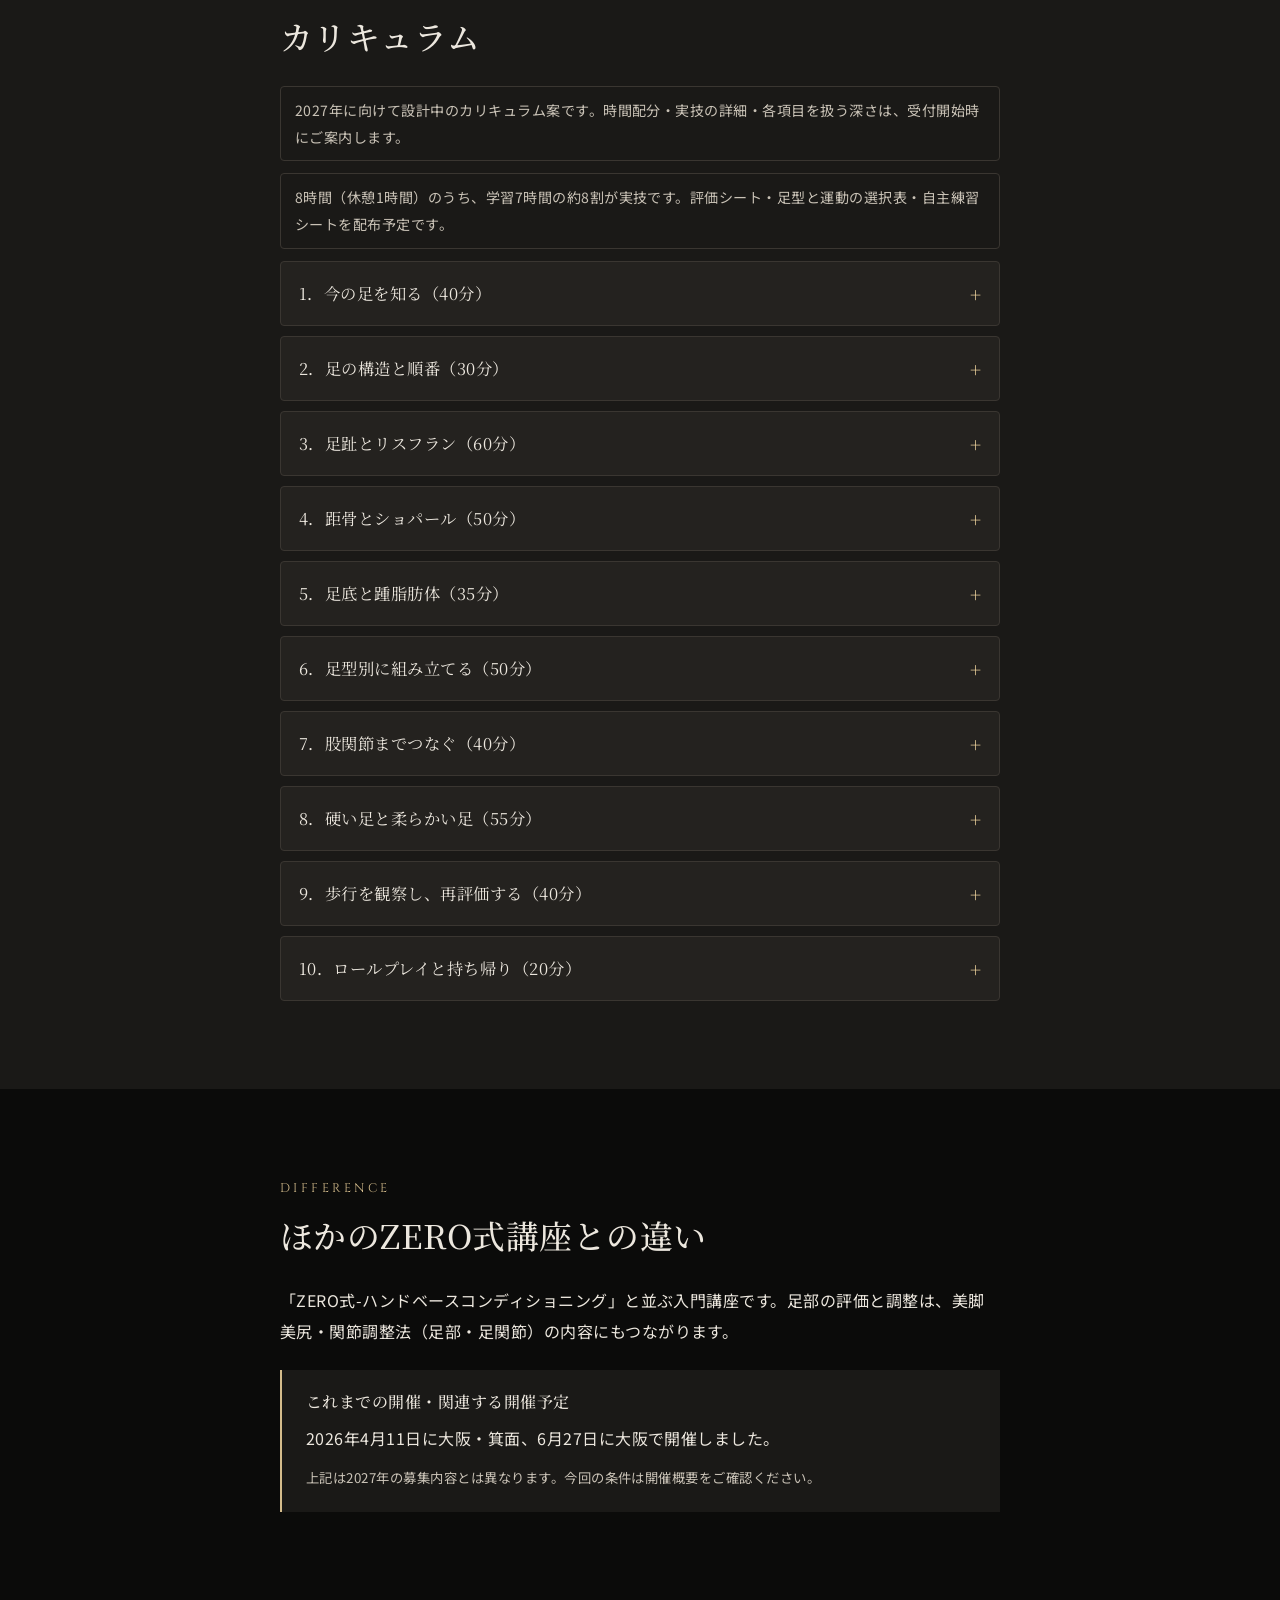
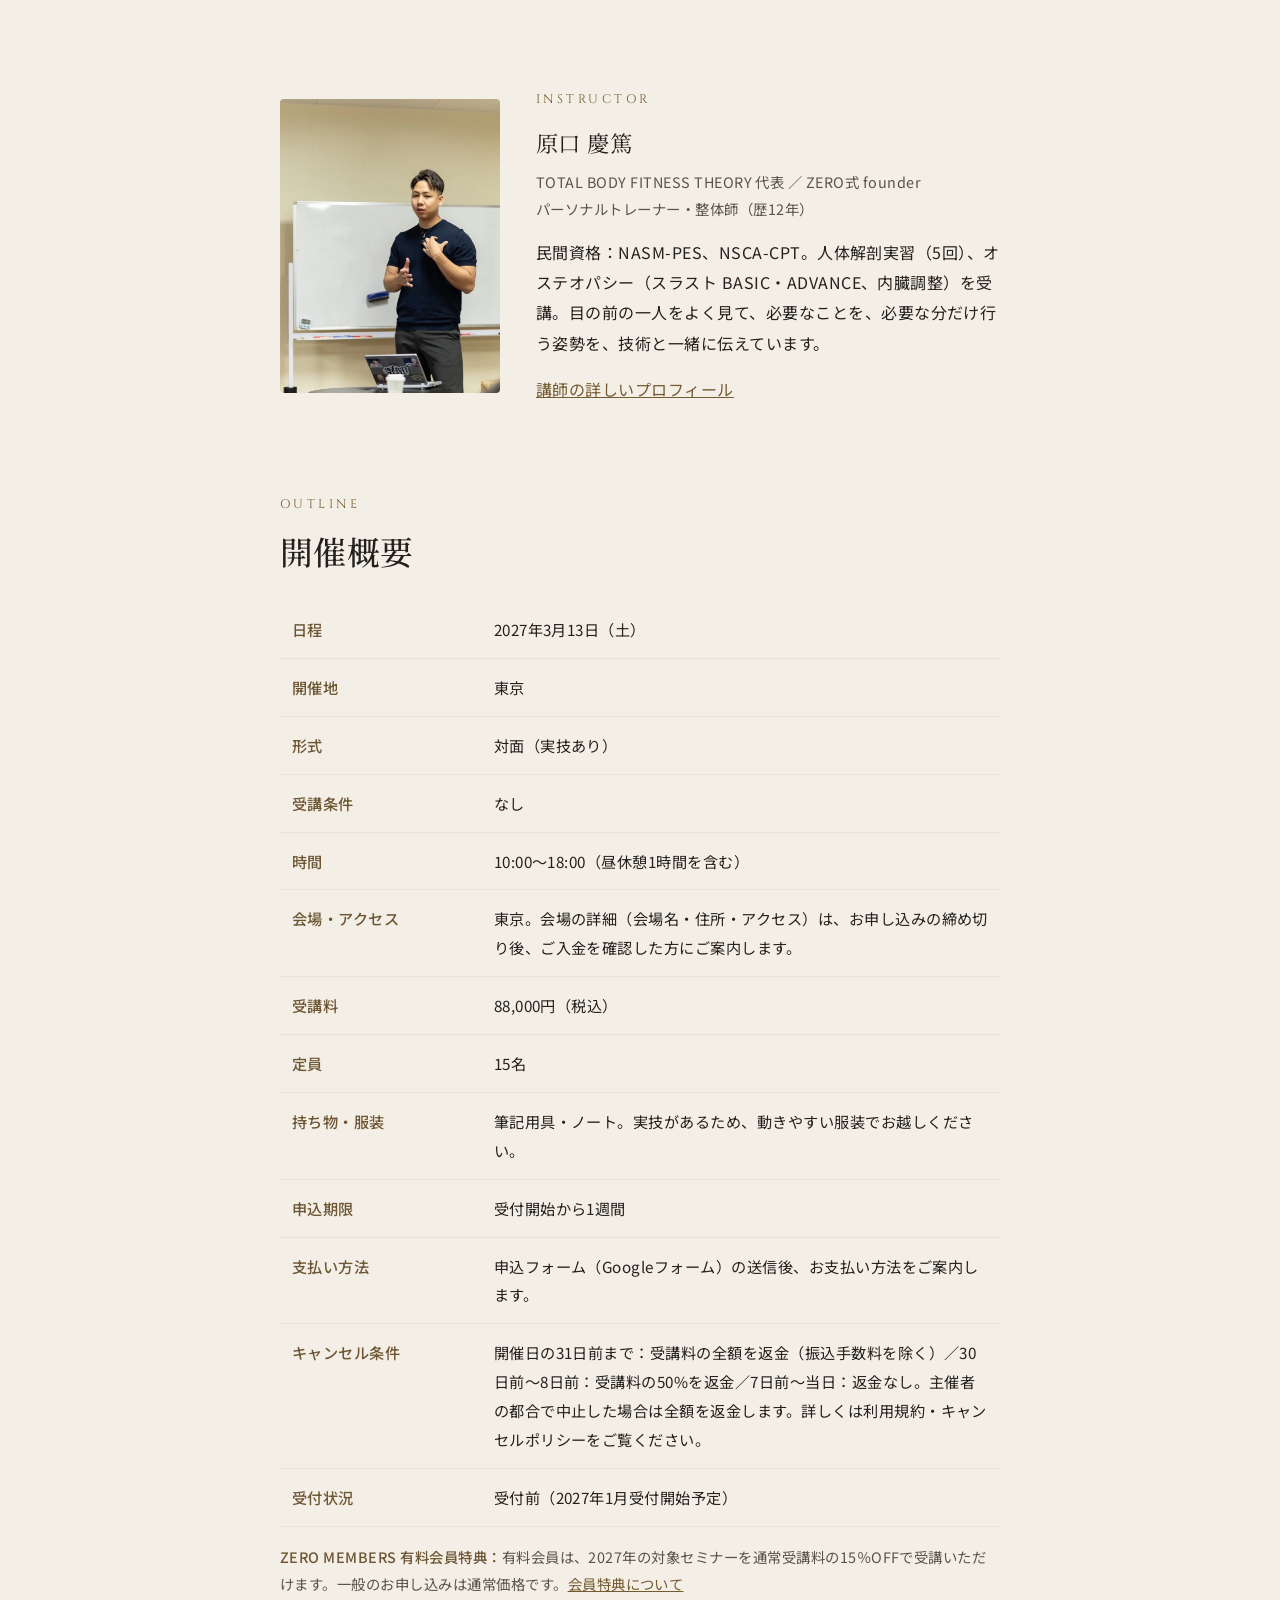
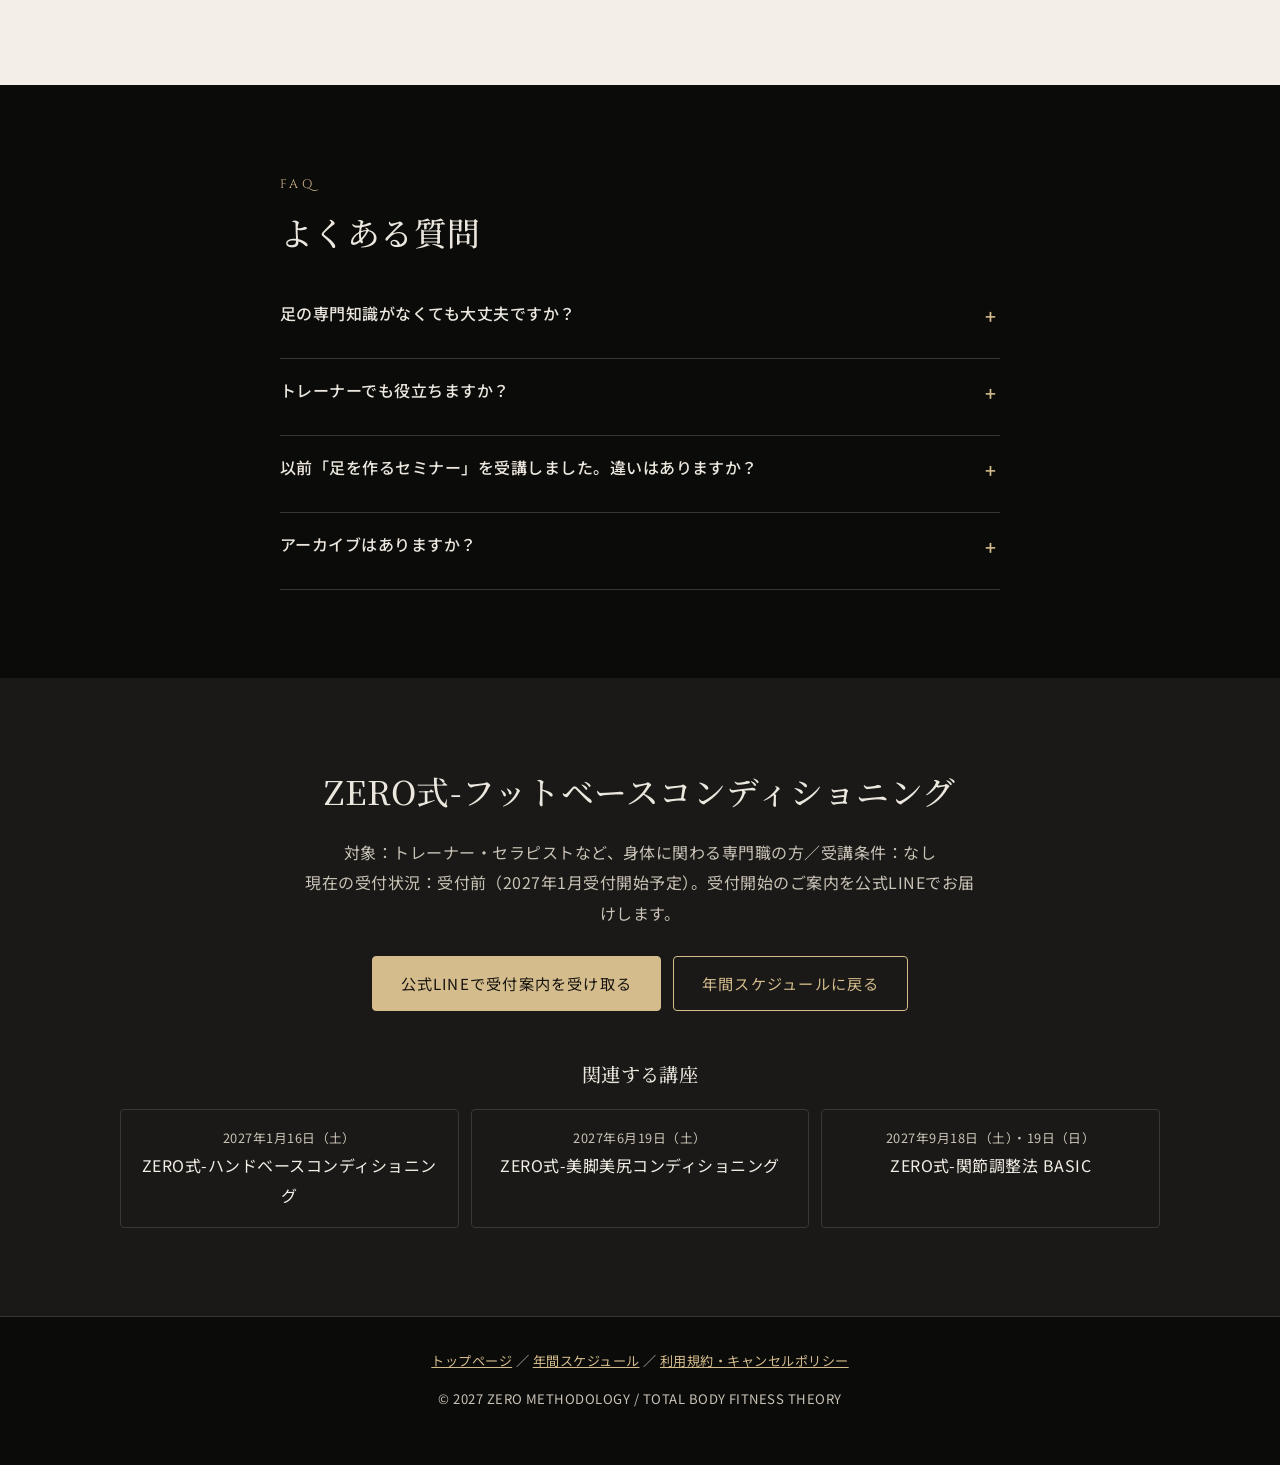
<file: seminars/foot/index.html>
<!DOCTYPE html>
<html lang="ja" class="no-js">
<head>
<meta charset="UTF-8">
<meta name="viewport" content="width=device-width, initial-scale=1.0, viewport-fit=cover">
<title>ZERO式-フットベースコンディショニング｜ZERO式 2027 年間セミナー</title>
<meta name="description" content="ZERO式-フットベースコンディショニング（2027年3月13日（土）・東京）。足を、身体を支える土台と床からの情報を受け取る入り口の両面から捉えます。足部を整えたあと、硬い足と柔らかい足を切り替える運動を選び、歩行で比べるまでを1日で練習する入門講座です。実技が8割です。">
<meta property="og:title" content="ZERO式-フットベースコンディショニング｜ZERO式 2027 年間セミナー">
<meta property="og:description" content="ZERO式-フットベースコンディショニング（2027年3月13日（土）・東京）。足を、身体を支える土台と床からの情報を受け取る入り口の両面から捉えます。足部を整えたあと、硬い足と柔らかい足を切り替える運動を選び、歩行で比べるまでを1日で練習する入門講座です。実技が8割です。">
<meta property="og:type" content="website">
<link rel="preconnect" href="https://fonts.googleapis.com">
<link rel="preconnect" href="https://fonts.gstatic.com" crossorigin>
<link rel="stylesheet" href="https://fonts.googleapis.com/css2?family=Cinzel:wght@400;500&family=Noto+Sans+JP:wght@400;500&family=Noto+Serif+JP:wght@500&display=swap">
<link rel="stylesheet" href="../../assets/style.css?v=d78a86f78c05">
<script src="../../assets/main.js?v=65ad460fbd22" defer></script>
</head>
<body class="has-sticky">
<a class="skip" href="#main">本文へ移動</a>
<header class="site-header"><div class="wrap">
  <a class="brand" href="../../">ZERO<small>ZERO式 2027 年間セミナー</small></a>
  <nav class="nav" aria-label="サイト内">
    <a href="../../#schedule">年間スケジュール</a><a href="../../#instructor">講師</a><a href="../../#seminars">セミナー一覧</a><a href="../../#entry">受付・申込</a>
  </nav>
  <details class="mobile-menu"><summary>メニュー</summary><nav aria-label="スマートフォンのサイト内メニュー"><a href="../../#schedule">年間スケジュール</a><a href="../../#instructor">講師プロフィール</a><a href="../../#seminars">セミナー一覧</a><a href="../../#entry">受付・申込</a></nav></details>
</div></header>
<main id="main">
<div class="wrap crumb"><a href="../../">トップ</a> ／ <a href="../../#seminars">セミナー一覧</a> ／ ZERO式-フットベースコンディショニング</div>
<div class="wrap d-hero">
  <figure class="d-photo"><img src="../../images/foot-main.jpg" alt="足裏を持って調整する様子（足を作るセミナー）" width="800" height="600"><figcaption>過去のセミナー：足裏を持って調整する様子（足を作るセミナー）</figcaption></figure>
  <div class="d-head">
    <p class="eyebrow">3月開催｜入門</p>
    <h1>ZERO式-フットベースコンディショニング</h1>
    <p class="catch">立つ・歩くの土台を足から作る。</p>
    <p>足を、身体を支える土台と床からの情報を受け取る入り口の両面から捉えます。足部を整えたあと、硬い足と柔らかい足を切り替える運動を選び、歩行で比べるまでを1日で練習する入門講座です。実技が8割です。</p>
    <dl class="facts">
      <dt>日程</dt><dd>2027年3月13日（土）</dd>
      <dt>会場</dt><dd>東京</dd>
      <dt>形式</dt><dd>対面（実技あり）</dd>
      <dt>受講条件</dt><dd>なし</dd>
      <dt>受付状況</dt><dd><span class="st st-before">受付前（2027年1月受付開始予定）</span></dd>
    </dl>
    <div class="btns"><a class="btn solid" href="https://lin.ee/Tzghten" rel="noopener">公式LINEで受付案内を受け取る</a><a class="btn" href="../../#schedule">年間スケジュールに戻る</a></div>
  </div>
</div>
<div class="wrap"><p class="eyebrow">過去のセミナー：足を作るセミナーの様子</p><div class="mood"><img src="../../images/foot-1.jpg" alt="過去のセミナー：足を作るセミナーの様子" width="800" height="800" loading="lazy"><img src="../../images/foot-2.jpg" alt="過去のセミナー：足を作るセミナーの様子" width="800" height="800" loading="lazy"><img src="../../images/foot-3.jpg" alt="過去のセミナー：足を作るセミナーの様子" width="800" height="800" loading="lazy"></div></div>
<nav class="detail-nav wrap" aria-label="この講座のページ内目次"><a href="#for-you">対象者</a><a href="#goals">学習目標</a><a href="#content">講義・実技</a><a href="#curriculum">カリキュラム</a><a href="#diff">他講座との違い</a><a href="#instructor">講師</a><a href="#outline">開催概要</a><a href="#faq">よくある質問</a></nav>
<section id="for-you" class="sec-ivory d-sec"><div class="wrap narrow fade">
  <p class="eyebrow">FOR YOU</p>
  <h2>こんな方におすすめ</h2>
  <ul class="checks"><li>足部の評価や介入を、自分の施術や指導に取り入れたい方</li><li>足を整えたあと、運動や歩行までつなげる指導を組み立てたい方</li><li>偏平足・ハイアーチ・浮き指に、何から手をつけるか迷う方</li><li>歩行の見方を身につけたいトレーナー・セラピスト</li></ul>
  <p class="cond-box"><strong>対象：</strong>トレーナー・セラピストなど、身体に関わる専門職の方<br><strong>受講条件：</strong>なし</p>
</div></section>

<section id="goals" class="d-sec"><div class="wrap narrow fade">
  <p class="eyebrow">GOALS</p>
  <h2>学習目標</h2>
  <ul class="checks"><li>足部・立位・歩行を評価し、再評価できる</li><li>足趾・リスフラン・ショパール・距骨を整える手順ができる</li><li>足型に合わせて手技と運動を選べる</li><li>足を整えたあと、歩行までつなげる指導を組み立てられる</li></ul>
  <p class="note">※学習目標は講座で扱う範囲を示すものです。技術の習得や施術の効果を保証するものではありません。</p>
</div></section>

<section id="content" class="d-sec" style="padding-top:0"><div class="wrap fade">
  <p class="eyebrow">LECTURE &amp; PRACTICE</p>
  <h2>講義と実技で扱う内容</h2>
  <div class="two-col"><div><h3>講義で扱う内容</h3><ul class="dots"><li>足は全身の土台であり、情報の入り口でもある</li><li>距骨・距腿関節・ショパール関節・リスフラン関節の役割</li><li>入力 → 構造 → 出力の順番</li><li>トラス機構とウィンドラス機構</li><li>足底の感覚と踵脂肪体</li><li>足の崩れを「その人の戦略」として読む見方</li><li>歩行での足の働き</li></ul></div><div><h3>実技で扱う内容</h3><ul class="dots"><li>足と歩行の評価</li><li>足趾とリスフランの調整</li><li>距骨とショパールの調整</li><li>足底と踵脂肪体へのアプローチ</li><li>足型別の手技とストレッチ</li><li>股関節の評価と調整</li><li>硬い足・柔らかい足の運動</li><li>歩行の観察と再評価</li></ul></div></div><p class="ref-note">2027年カリキュラム案にもとづく内容です。過去に開催した講座の内容ではありません。</p>
</div></section>

<section id="curriculum" class="sec-charcoal d-sec"><div class="wrap narrow fade">
  <p class="eyebrow">CURRICULUM</p>
  <h2>カリキュラム</h2>
  <p class="ref-note">2027年に向けて設計中のカリキュラム案です。時間配分・実技の詳細・各項目を扱う深さは、受付開始時にご案内します。</p><p class="ref-note">8時間（休憩1時間）のうち、学習7時間の約8割が実技です。評価シート・足型と運動の選択表・自主練習シートを配布予定です。</p><div class="acc"><details><summary>1．今の足を知る（40分）</summary><ul class="dots"><li>立位の重心、足趾のグー、舟状骨の高さ</li><li>カーフレイズ・スクワット・歩行の記録</li><li>マーカーで舟状骨に印をつけ、高さを測って記録する</li></ul></details><details><summary>2．足の構造と順番（30分）</summary><ul class="dots"><li>距骨・距腿関節・ショパール・リスフランの役割</li><li>入力 → 構造 → 出力、トラス機構とウィンドラス機構</li><li>なぜ順番が大事か：入力（感覚）が整わないまま構造を変えても、立つとすぐ戻る</li></ul></details><details><summary>3．足趾とリスフラン（60分）</summary><ul class="dots"><li>足趾MP関節の屈曲づくりと牽引</li><li>外側リスフランの誘導、横アーチづくり</li><li>なぜ効くのか：MP関節が曲がると足趾で床をつかめ、横アーチが立つ</li></ul></details><details><summary>4．距骨とショパール（50分）</summary><ul class="dots"><li>ショパール関節の牽引</li><li>距骨の後方・前方への誘導</li><li>なぜ効くのか：距骨は筋が付いていない骨。位置が整うと、足首と膝の向きがそろう</li></ul></details><details><summary>5．足底と踵脂肪体（35分）</summary><ul class="dots"><li>足底への感覚入力</li><li>踵脂肪体へのアプローチと、かかとの着き方の比較</li><li>なぜ効くのか：足底の感覚が入ると、重心の位置がわかるようになり、立ち方が変わる</li></ul></details><details><summary>6．足型別に組み立てる（50分）</summary><ul class="dots"><li>偏平足・ハイアーチ・浮き指で選ぶ手技とストレッチ</li></ul></details><details><summary>7．股関節までつなぐ（40分）</summary><ul class="dots"><li>股関節の内旋・外旋の評価</li><li>ストレッチと、求心位を取る運動</li><li>なぜつなぐのか：足が変わっても股関節が回らないと、歩くときに足がまた崩れる</li></ul></details><details><summary>8．硬い足と柔らかい足（55分）</summary><ul class="dots"><li>足趾のアイソメトリック、ショートフット</li><li>着地（柔らかい足）とグーしたままの背屈（硬い足）</li><li>足型に合わせた運動の選び方</li><li>なぜ効くのか：着地では柔らかい足（トラス機構）、蹴り出しでは硬い足（ウィンドラス機構）が必要。両方を切り替えられると歩行が安定する</li></ul></details><details><summary>9．歩行を観察し、再評価する（40分）</summary><ul class="dots"><li>立脚期の舟状骨の下がり方、かかとの着き方</li><li>最初の記録との比較</li></ul></details><details><summary>10．ロールプレイと持ち帰り（20分）</summary><ul class="dots"><li>評価 → 選ぶ → 施術 → 運動 → 再評価を通しで練習</li><li>自主練習を選ぶ</li><li>現場での使い方：施術の最初に足から入る理由（立つ・歩くの土台）</li><li>お客様への説明：舟状骨の印と、歩行動画の前後比較を見せる</li><li>メニュー化：足だけの短時間メニュー、トレーニング前のルーティン</li></ul></details></div>
</div></section>

<section id="diff" class="d-sec"><div class="wrap narrow fade">
  <p class="eyebrow">DIFFERENCE</p>
  <h2>ほかのZERO式講座との違い</h2>
  <p>「ZERO式-ハンドベースコンディショニング」と並ぶ入門講座です。足部の評価と調整は、美脚美尻・関節調整法（足部・足関節）の内容にもつながります。</p>
  <aside class="history-note"><h3>これまでの開催・関連する開催予定</h3><p>2026年4月11日に大阪・箕面、6月27日に大阪で開催しました。</p><small>上記は2027年の募集内容とは異なります。今回の条件は開催概要をご確認ください。</small></aside>
</div></section>
<section id="instructor" class="sec-ivory d-sec"><div class="wrap narrow intro fade">
  <img src="../../images/lecture-talk.jpg" alt="セミナーで受講者に向けて話す原口慶篤" width="440" height="587" loading="lazy">
  <div>
    <p class="eyebrow">INSTRUCTOR</p>
    <p class="name">原口 慶篤</p>
    <p class="role">TOTAL BODY FITNESS THEORY 代表 ／ ZERO式 founder<br>パーソナルトレーナー・整体師（歴12年）</p>
    <p>民間資格：NASM-PES、NSCA-CPT。人体解剖実習（5回）、オステオパシー（スラスト BASIC・ADVANCE、内臓調整）を受講。目の前の一人をよく見て、必要なことを、必要な分だけ行う姿勢を、技術と一緒に伝えています。</p>
    <a href="../../#instructor">講師の詳しいプロフィール</a>
  </div>
</div></section>
<section id="outline" class="sec-ivory d-sec" style="padding-top:0"><div class="wrap narrow">
  <p class="eyebrow">OUTLINE</p>
  <h2>開催概要</h2>
  <table class="outline">
    <tr><th scope="row">日程</th><td>2027年3月13日（土）</td></tr>
    <tr><th scope="row">開催地</th><td>東京</td></tr>
    <tr><th scope="row">形式</th><td>対面（実技あり）</td></tr>
    <tr><th scope="row">受講条件</th><td>なし</td></tr>
    <tr><th scope="row">時間</th><td>10:00〜18:00（昼休憩1時間を含む）</td></tr><tr><th scope="row">会場・アクセス</th><td>東京。会場の詳細（会場名・住所・アクセス）は、お申し込みの締め切り後、ご入金を確認した方にご案内します。</td></tr><tr><th scope="row">受講料</th><td>88,000円（税込）</td></tr><tr><th scope="row">定員</th><td>15名</td></tr><tr><th scope="row">持ち物・服装</th><td>筆記用具・ノート。実技があるため、動きやすい服装でお越しください。</td></tr><tr><th scope="row">申込期限</th><td>受付開始から1週間</td></tr><tr><th scope="row">支払い方法</th><td>申込フォーム（Googleフォーム）の送信後、お支払い方法をご案内します。</td></tr><tr><th scope="row">キャンセル条件</th><td>開催日の31日前まで：受講料の全額を返金（振込手数料を除く）／30日前〜8日前：受講料の50%を返金／7日前〜当日：返金なし。主催者の都合で中止した場合は全額を返金します。詳しくは利用規約・キャンセルポリシーをご覧ください。</td></tr>
    <tr><th scope="row">受付状況</th><td>受付前（2027年1月受付開始予定）</td></tr>
  </table>
  <p class="members-note"><strong>ZERO MEMBERS 有料会員特典：</strong>有料会員は、2027年の対象セミナーを通常受講料の15％OFFで受講いただけます。一般のお申し込みは通常価格です。<a href="../../#members">会員特典について</a></p>
</div></section>
<section id="faq" class="d-sec faq"><div class="wrap narrow">
  <p class="eyebrow">FAQ</p>
  <h2>よくある質問</h2>
  <details><summary>足の専門知識がなくても大丈夫ですか？</summary><p>はい。解剖の要点から順に練習します。</p></details><details><summary>トレーナーでも役立ちますか？</summary><p>はい。評価から運動の選び方、歩行での再評価までを扱います。</p></details><details><summary>以前「足を作るセミナー」を受講しました。違いはありますか？</summary><p>2027年版は学習7時間のうち約8割を実技にし、硬い足と柔らかい足の切り替え、歩行の観察と再評価を、それぞれ独立したパートで練習します。</p></details><details><summary>アーカイブはありますか？</summary><p>あります。</p></details>
</div></section>
<section class="sec-charcoal line-cta"><div class="wrap narrow">
  <h2>ZERO式-フットベースコンディショニング</h2>
  <p class="lead">対象：トレーナー・セラピストなど、身体に関わる専門職の方／受講条件：なし<br>現在の受付状況：受付前（2027年1月受付開始予定）。受付開始のご案内を公式LINEでお届けします。</p>
  <div class="btns"><a class="btn solid" href="https://lin.ee/Tzghten" rel="noopener">公式LINEで受付案内を受け取る</a><a class="btn" href="../../#schedule">年間スケジュールに戻る</a></div>
</div>
<div class="wrap" style="margin-top:48px"><h3>関連する講座</h3><div class="related"><a href="../../seminars/hands/"><small>2027年1月16日（土）</small>ZERO式-ハンドベースコンディショニング</a><a href="../../seminars/bikyaku/"><small>2027年6月19日（土）</small>ZERO式-美脚美尻コンディショニング</a><a href="../../seminars/kansetsu-basic/"><small>2027年9月18日（土）・19日（日）</small>ZERO式-関節調整法 BASIC</a></div></div>
</section>
</main>
<footer class="site-footer">
  <p><a href="../../">トップページ</a> ／ <a href="../../#schedule">年間スケジュール</a> ／ <a href="../../terms/">利用規約・キャンセルポリシー</a></p>
  <p>© 2027 ZERO METHODOLOGY / TOTAL BODY FITNESS THEORY</p>
</footer>
<div class="sticky-cta"><a class="btn" href="../../#schedule">年間日程</a><a class="btn solid" href="https://lin.ee/Tzghten" rel="noopener">LINE受付案内</a></div>
</body>
</html>
</file>
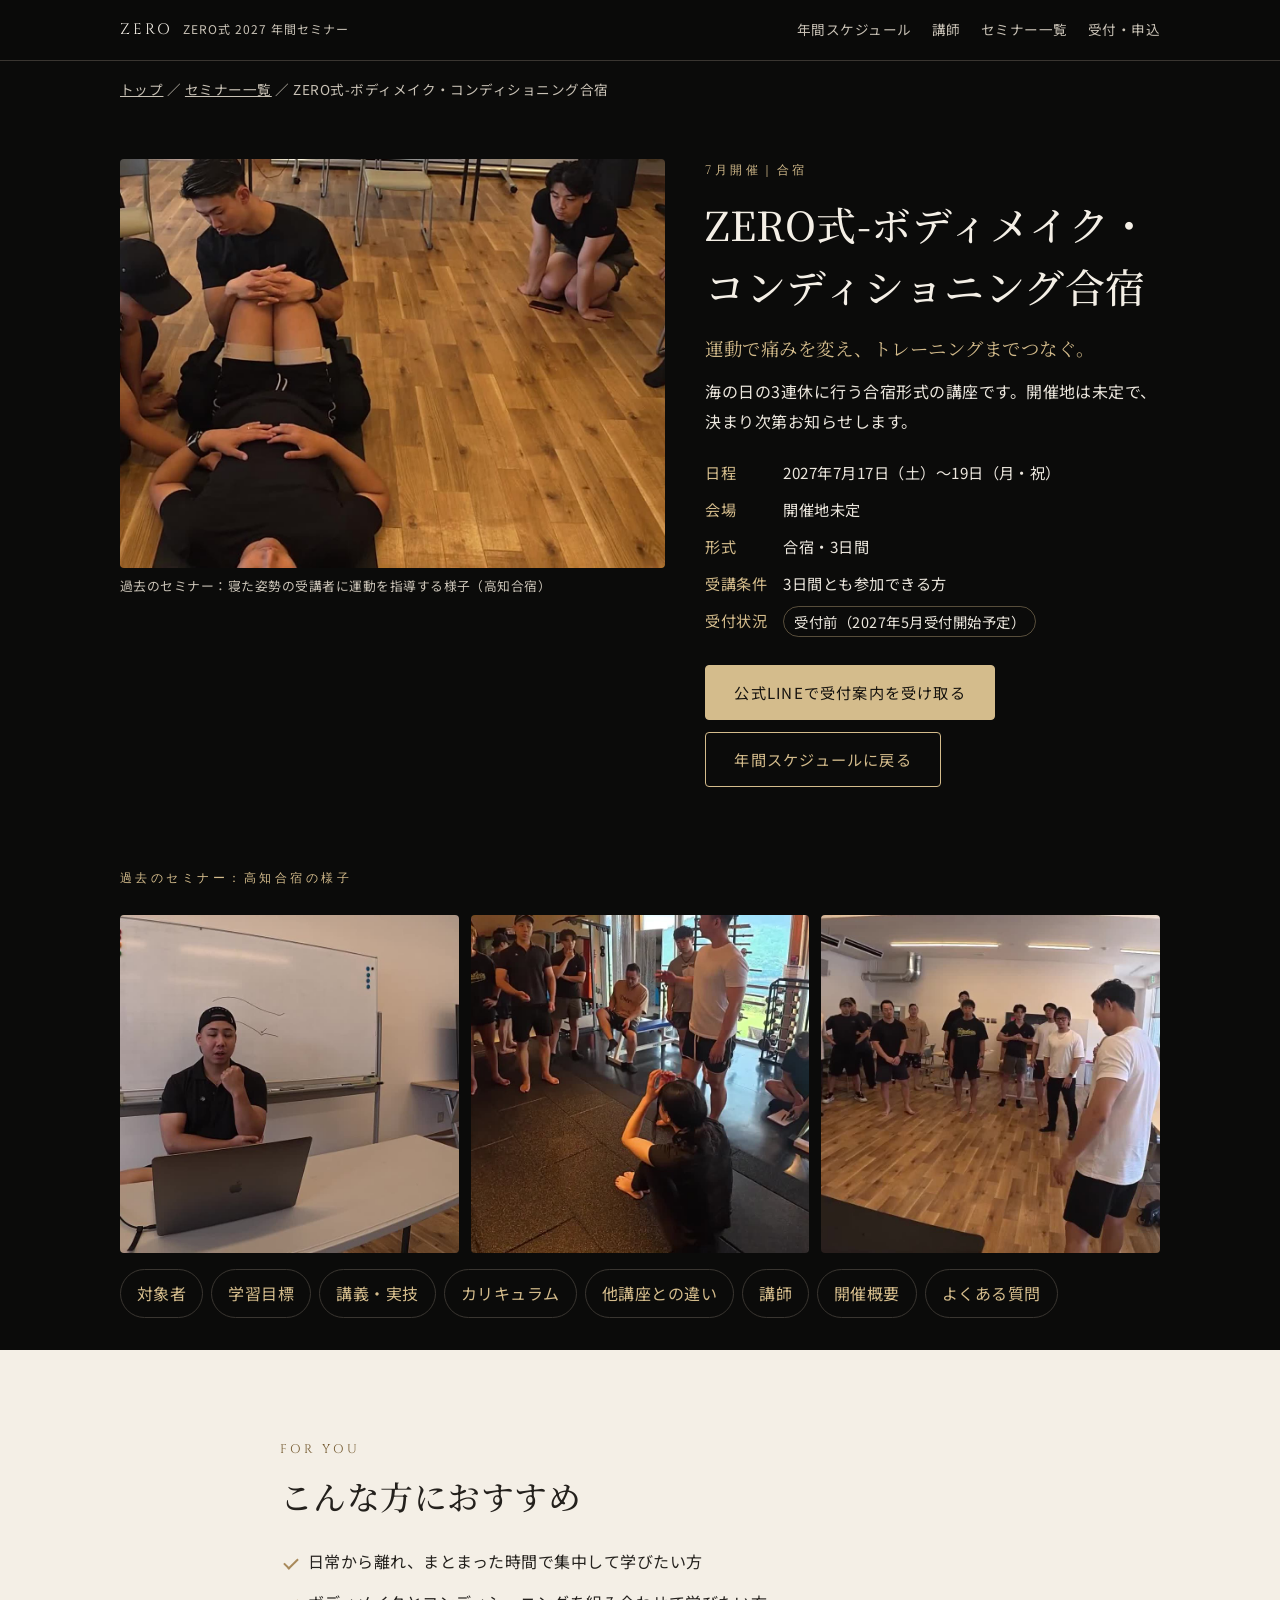
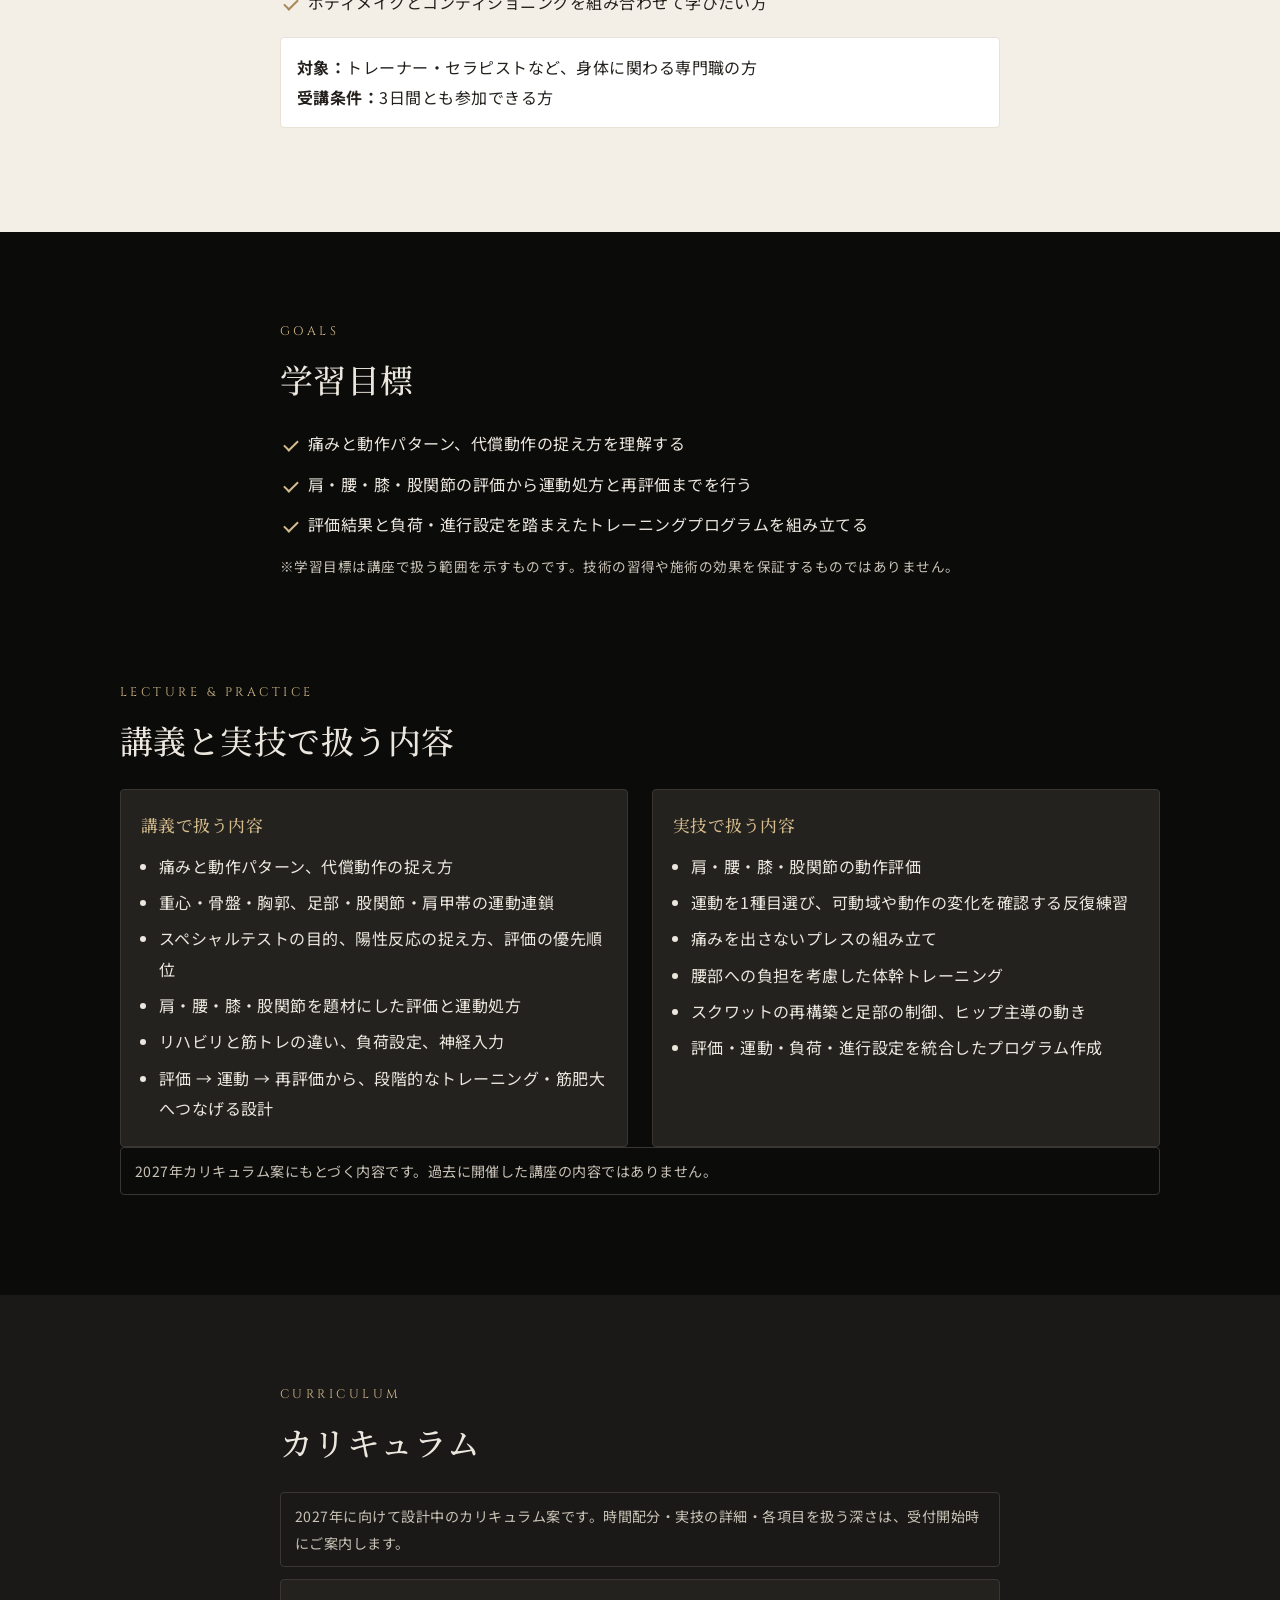
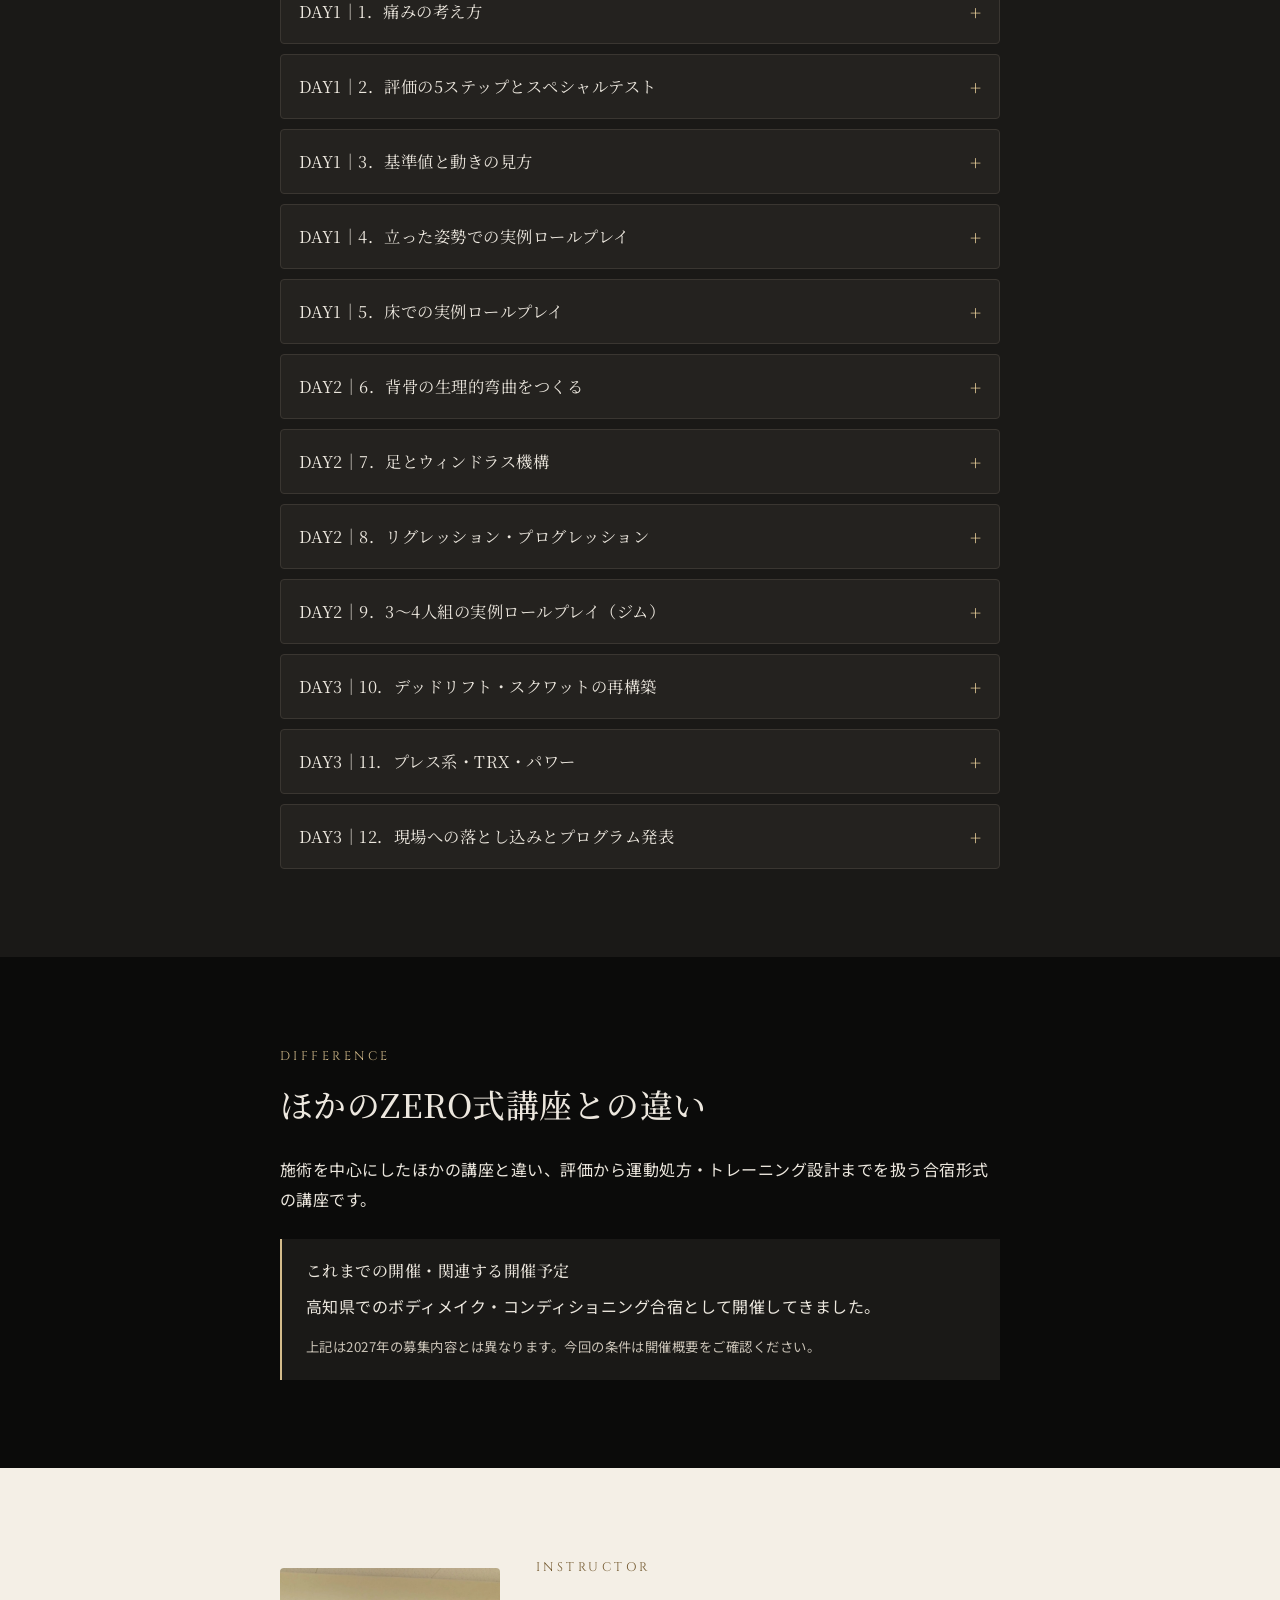
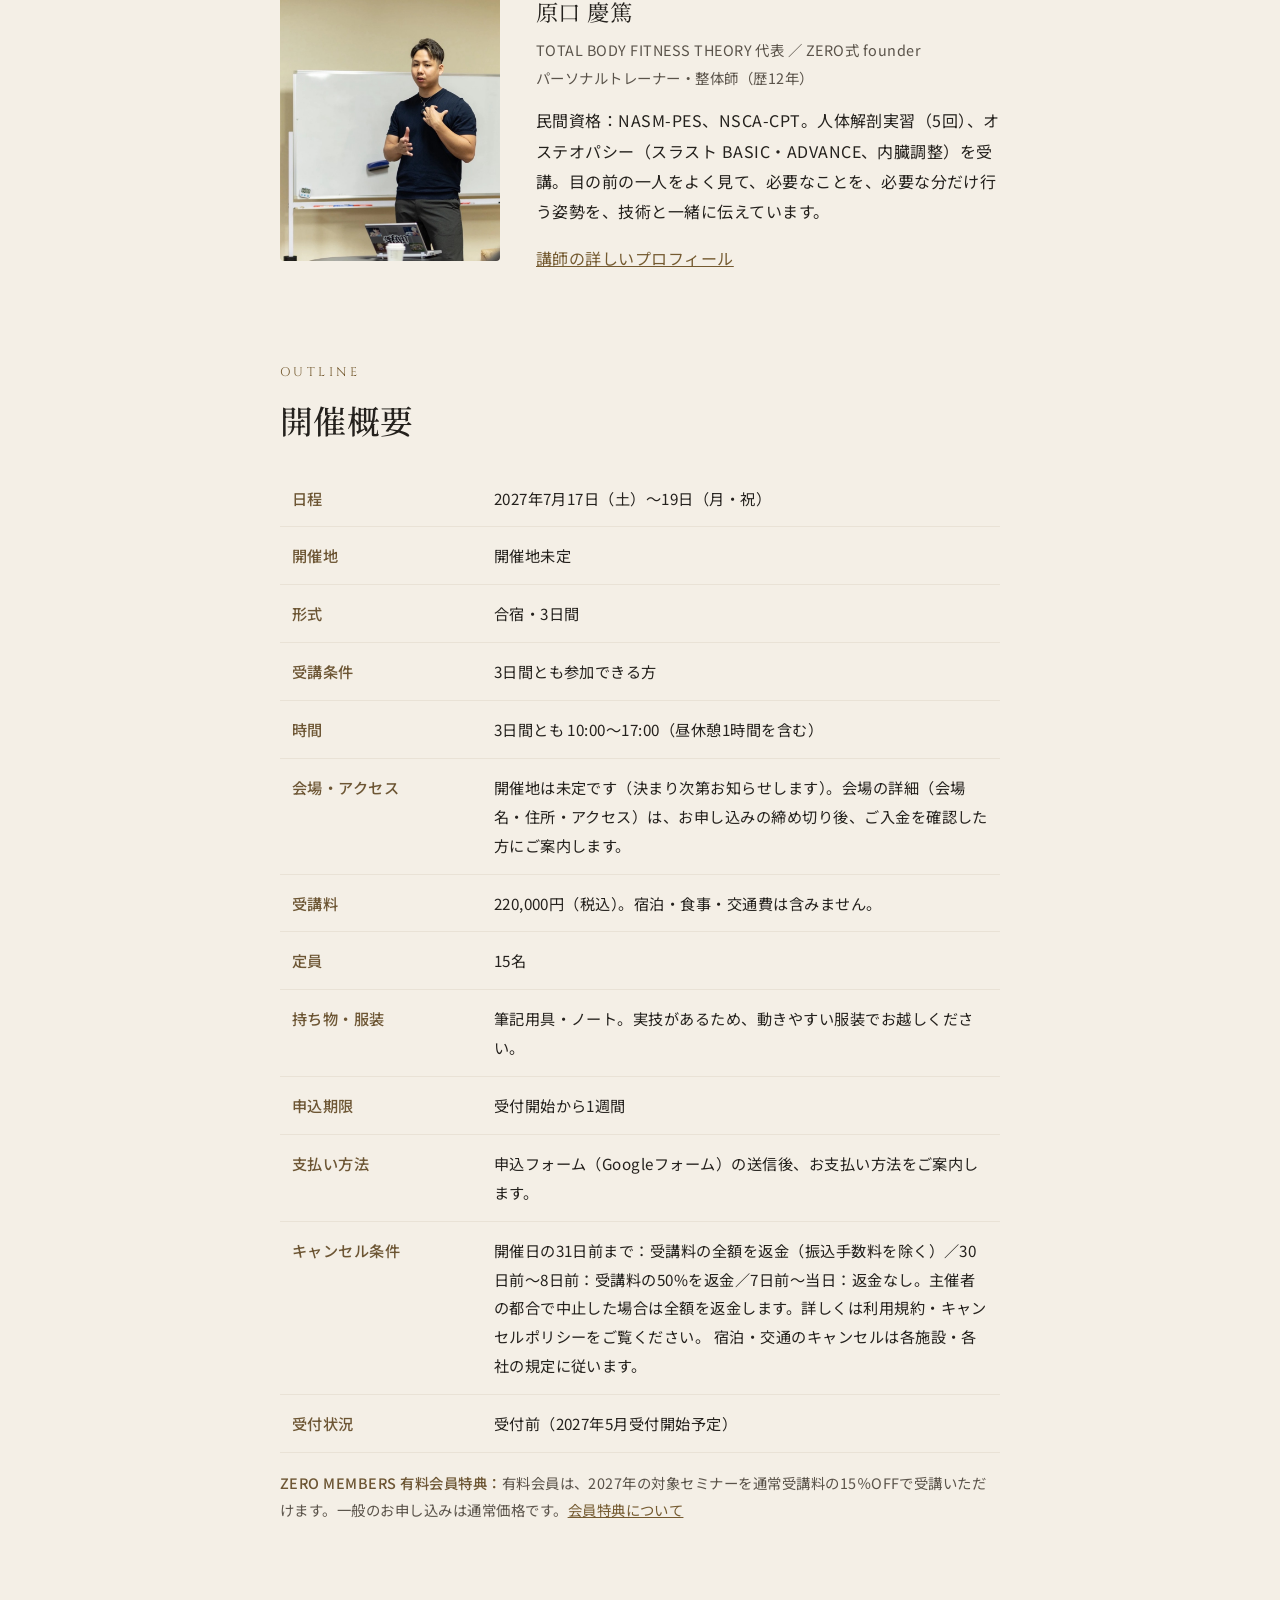
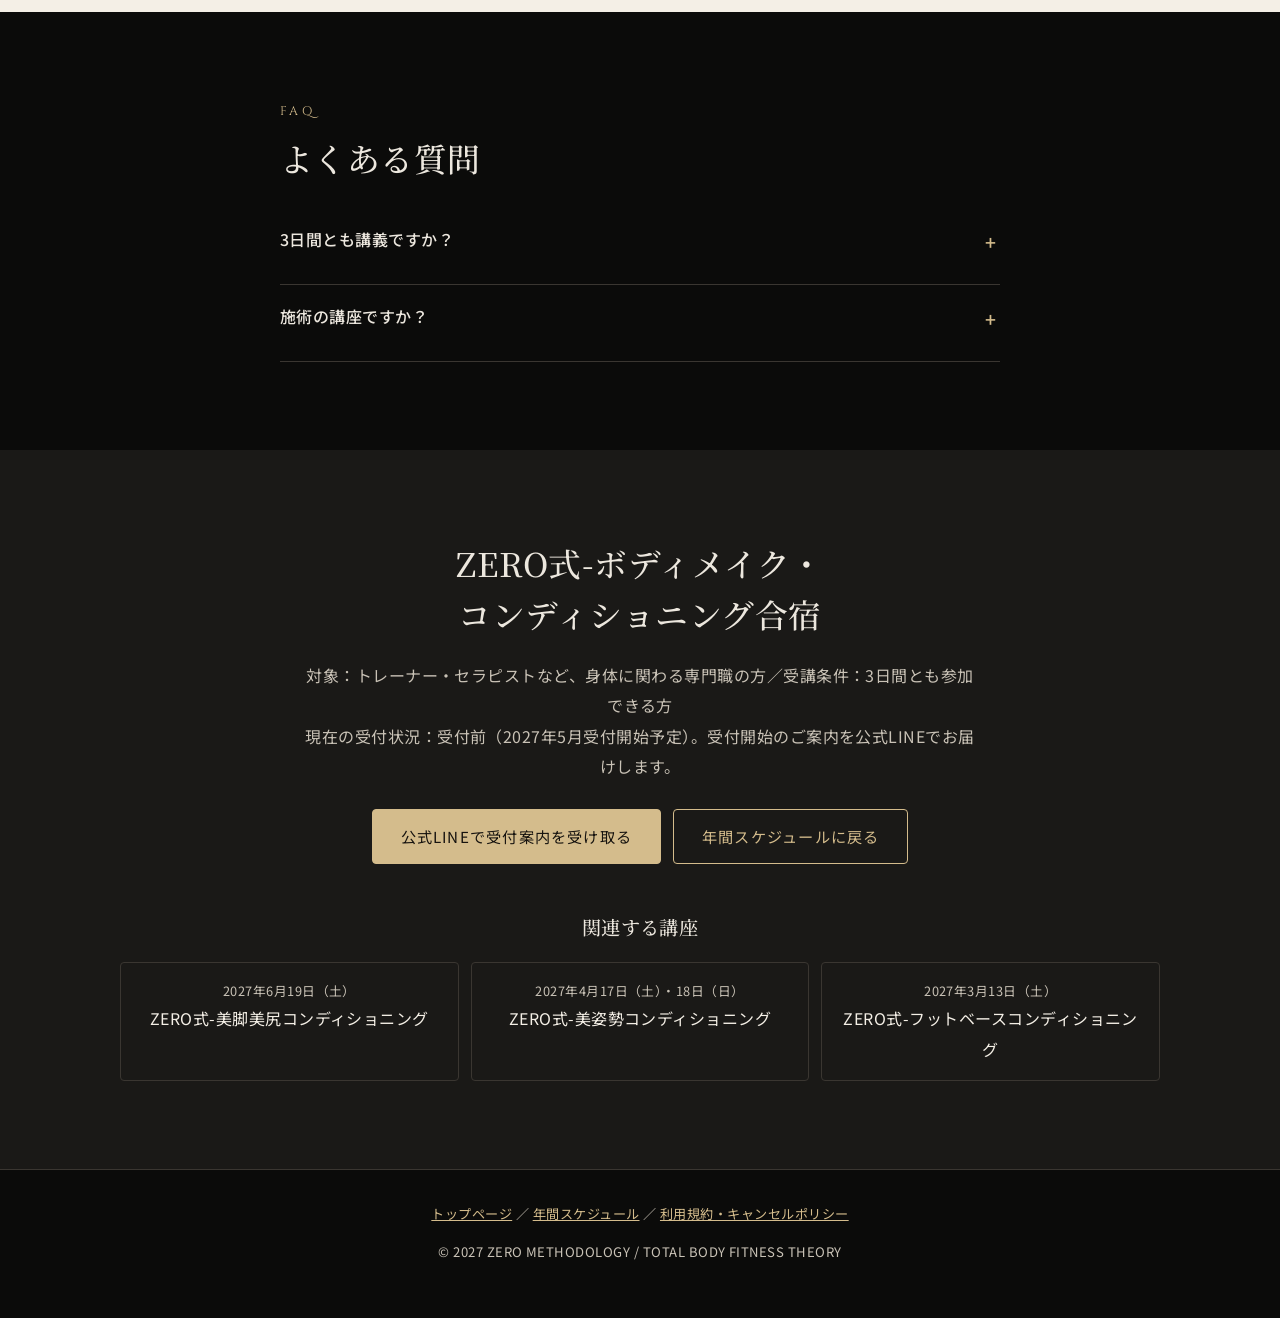
<file: seminars/gasshuku/index.html>
<!DOCTYPE html>
<html lang="ja" class="no-js">
<head>
<meta charset="UTF-8">
<meta name="viewport" content="width=device-width, initial-scale=1.0, viewport-fit=cover">
<title>ZERO式-ボディメイク・コンディショニング合宿｜ZERO式 2027 年間セミナー</title>
<meta name="description" content="ZERO式-ボディメイク・コンディショニング合宿（2027年7月17日（土）〜19日（月・祝）・開催地未定）。海の日の3連休に行う合宿形式の講座です。開催地は未定で、決まり次第お知らせします。">
<meta property="og:title" content="ZERO式-ボディメイク・コンディショニング合宿｜ZERO式 2027 年間セミナー">
<meta property="og:description" content="ZERO式-ボディメイク・コンディショニング合宿（2027年7月17日（土）〜19日（月・祝）・開催地未定）。海の日の3連休に行う合宿形式の講座です。開催地は未定で、決まり次第お知らせします。">
<meta property="og:type" content="website">
<link rel="preconnect" href="https://fonts.googleapis.com">
<link rel="preconnect" href="https://fonts.gstatic.com" crossorigin>
<link rel="stylesheet" href="https://fonts.googleapis.com/css2?family=Cinzel:wght@400;500&family=Noto+Sans+JP:wght@400;500&family=Noto+Serif+JP:wght@500&display=swap">
<link rel="stylesheet" href="../../assets/style.css?v=d78a86f78c05">
<script src="../../assets/main.js?v=65ad460fbd22" defer></script>
</head>
<body class="has-sticky">
<a class="skip" href="#main">本文へ移動</a>
<header class="site-header"><div class="wrap">
  <a class="brand" href="../../">ZERO<small>ZERO式 2027 年間セミナー</small></a>
  <nav class="nav" aria-label="サイト内">
    <a href="../../#schedule">年間スケジュール</a><a href="../../#instructor">講師</a><a href="../../#seminars">セミナー一覧</a><a href="../../#entry">受付・申込</a>
  </nav>
  <details class="mobile-menu"><summary>メニュー</summary><nav aria-label="スマートフォンのサイト内メニュー"><a href="../../#schedule">年間スケジュール</a><a href="../../#instructor">講師プロフィール</a><a href="../../#seminars">セミナー一覧</a><a href="../../#entry">受付・申込</a></nav></details>
</div></header>
<main id="main">
<div class="wrap crumb"><a href="../../">トップ</a> ／ <a href="../../#seminars">セミナー一覧</a> ／ ZERO式-ボディメイク・コンディショニング合宿</div>
<div class="wrap d-hero">
  <figure class="d-photo"><img src="../../images/gasshuku-main.jpg" alt="寝た姿勢の受講者に運動を指導する様子（高知合宿）" width="800" height="600"><figcaption>過去のセミナー：寝た姿勢の受講者に運動を指導する様子（高知合宿）</figcaption></figure>
  <div class="d-head">
    <p class="eyebrow">7月開催｜合宿</p>
    <h1>ZERO式-ボディメイク・コンディショニング合宿</h1>
    <p class="catch">運動で痛みを変え、トレーニングまでつなぐ。</p>
    <p>海の日の3連休に行う合宿形式の講座です。開催地は未定で、決まり次第お知らせします。</p>
    <dl class="facts">
      <dt>日程</dt><dd>2027年7月17日（土）〜19日（月・祝）</dd>
      <dt>会場</dt><dd>開催地未定</dd>
      <dt>形式</dt><dd>合宿・3日間</dd>
      <dt>受講条件</dt><dd>3日間とも参加できる方</dd>
      <dt>受付状況</dt><dd><span class="st st-before">受付前（2027年5月受付開始予定）</span></dd>
    </dl>
    <div class="btns"><a class="btn solid" href="https://lin.ee/Tzghten" rel="noopener">公式LINEで受付案内を受け取る</a><a class="btn" href="../../#schedule">年間スケジュールに戻る</a></div>
  </div>
</div>
<div class="wrap"><p class="eyebrow">過去のセミナー：高知合宿の様子</p><div class="mood"><img src="../../images/gasshuku-1.jpg" alt="過去のセミナー：高知合宿の様子" width="800" height="800" loading="lazy"><img src="../../images/gasshuku-2.jpg" alt="過去のセミナー：高知合宿の様子" width="800" height="800" loading="lazy"><img src="../../images/gasshuku-3.jpg" alt="過去のセミナー：高知合宿の様子" width="800" height="800" loading="lazy"></div></div>
<nav class="detail-nav wrap" aria-label="この講座のページ内目次"><a href="#for-you">対象者</a><a href="#goals">学習目標</a><a href="#content">講義・実技</a><a href="#curriculum">カリキュラム</a><a href="#diff">他講座との違い</a><a href="#instructor">講師</a><a href="#outline">開催概要</a><a href="#faq">よくある質問</a></nav>
<section id="for-you" class="sec-ivory d-sec"><div class="wrap narrow fade">
  <p class="eyebrow">FOR YOU</p>
  <h2>こんな方におすすめ</h2>
  <ul class="checks"><li>日常から離れ、まとまった時間で集中して学びたい方</li><li>ボディメイクとコンディショニングを組み合わせて学びたい方</li></ul>
  <p class="cond-box"><strong>対象：</strong>トレーナー・セラピストなど、身体に関わる専門職の方<br><strong>受講条件：</strong>3日間とも参加できる方</p>
</div></section>

<section id="goals" class="d-sec"><div class="wrap narrow fade">
  <p class="eyebrow">GOALS</p>
  <h2>学習目標</h2>
  <ul class="checks"><li>痛みと動作パターン、代償動作の捉え方を理解する</li><li>肩・腰・膝・股関節の評価から運動処方と再評価までを行う</li><li>評価結果と負荷・進行設定を踏まえたトレーニングプログラムを組み立てる</li></ul>
  <p class="note">※学習目標は講座で扱う範囲を示すものです。技術の習得や施術の効果を保証するものではありません。</p>
</div></section>

<section id="content" class="d-sec" style="padding-top:0"><div class="wrap fade">
  <p class="eyebrow">LECTURE &amp; PRACTICE</p>
  <h2>講義と実技で扱う内容</h2>
  <div class="two-col"><div><h3>講義で扱う内容</h3><ul class="dots"><li>痛みと動作パターン、代償動作の捉え方</li><li>重心・骨盤・胸郭、足部・股関節・肩甲帯の運動連鎖</li><li>スペシャルテストの目的、陽性反応の捉え方、評価の優先順位</li><li>肩・腰・膝・股関節を題材にした評価と運動処方</li><li>リハビリと筋トレの違い、負荷設定、神経入力</li><li>評価 → 運動 → 再評価から、段階的なトレーニング・筋肥大へつなげる設計</li></ul></div><div><h3>実技で扱う内容</h3><ul class="dots"><li>肩・腰・膝・股関節の動作評価</li><li>運動を1種目選び、可動域や動作の変化を確認する反復練習</li><li>痛みを出さないプレスの組み立て</li><li>腰部への負担を考慮した体幹トレーニング</li><li>スクワットの再構築と足部の制御、ヒップ主導の動き</li><li>評価・運動・負荷・進行設定を統合したプログラム作成</li></ul></div></div><p class="ref-note">2027年カリキュラム案にもとづく内容です。過去に開催した講座の内容ではありません。</p>
</div></section>

<section id="curriculum" class="sec-charcoal d-sec"><div class="wrap narrow fade">
  <p class="eyebrow">CURRICULUM</p>
  <h2>カリキュラム</h2>
  <p class="ref-note">2027年に向けて設計中のカリキュラム案です。時間配分・実技の詳細・各項目を扱う深さは、受付開始時にご案内します。</p><div class="acc"><details><summary>DAY1｜1．痛みの考え方</summary><ul class="dots"><li>痛みの3つの種類：侵害受容性・神経障害性・痛覚変調性。運動で関われる範囲と、医療に任せる範囲</li><li>なぜ運動で痛みが変わるのか：運動すると脳から痛みを抑える仕組み（下行性疼痛抑制）が働き、出力を出せる状態になる</li><li>急性痛と慢性痛、生活環境と痛み（歩かない生活・車社会）</li><li>柔らかすぎる人（ハイパーモビリティ）には、筋で関節を締める全身運動（山登り・バトルロープ）</li></ul></details><details><summary>DAY1｜2．評価の5ステップとスペシャルテスト</summary><ul class="dots"><li>何をしたら痛いか → 日常動作 → 可動域 → 補助して変わるか → 仮説</li><li>スペシャルテストは仮説を立てるために使う。痛い関節の隣の関節を見る</li><li>なぜ隣の関節を見るのか：痛い場所は、動かない関節の代わりに動かされている（代償している）ことが多い</li><li>1種目で変化を確かめ、一番変わる運動を選ぶ（1〜10で変化を聞く）</li></ul></details><details><summary>DAY1｜3．基準値と動きの見方</summary><ul class="dots"><li>肩甲骨（下角・上角）の位置、骨盤の高さ、胸椎の後弯</li><li>日本人に多いフラットバック</li><li>歩行を3段階で見る：上半身 → 骨盤 → 膝下。まず全体をぼんやり見て、違和感のある段階にしぼる</li><li>なぜスタビリティを先にするのか：どこかが安定していないと、別の場所が固めて代わりに支える</li></ul></details><details><summary>DAY1｜4．立った姿勢での実例ロールプレイ</summary><ul class="dots"><li>肩（投球動作）：肋椎関節・胸肋関節の動き、前鋸筋、棒を使った運動</li><li>首・顎：顎を前に出す運動、首の側屈</li><li>肩甲骨の内側：Tポジションでのキープ（30秒×2セット）</li><li>なぜ効くのか：動いていない関節を、運動で動かすと、代償していた筋の緊張が抜ける</li><li>実技：受講者同士で、立位・座位で評価 → 1種目 → 再評価</li></ul></details><details><summary>DAY1｜5．床での実例ロールプレイ</summary><ul class="dots"><li>膝：膝蓋骨の位置、ボトムポジションでの内側広筋</li><li>股関節の詰まり：内旋の動き、肩甲骨から整える、ボールを使った外旋</li><li>デッドバグの前段階、四つ這い・クロール</li><li>なぜ効くのか：腹圧（360°）が入ると背骨が安定し、手足が動かしやすくなる</li></ul></details><details><summary>DAY2｜6．背骨の生理的弯曲をつくる</summary><ul class="dots"><li>上位頸椎と上位胸椎の分離</li><li>腸腰筋で骨盤を引き込む、内腹斜筋で腰を反らせる</li><li>なぜ大事か：背骨の弯曲がないと、腹圧も手足の力も出にくい。合宿全体の土台</li><li>1分キープ、続けられる声かけ（女性は精神的な疲れが先に来る）</li></ul></details><details><summary>DAY2｜7．足とウィンドラス機構</summary><ul class="dots"><li>足趾MP関節の伸展、四つ這いのベアクロー</li><li>硬い足と柔らかい足（トレッドミル・マーチ）</li><li>なぜ効くのか：足趾が伸びると足底腱膜が張り、足のアーチが固くなって前に進む力（推進力）が出る</li><li>実技：前後で歩行・ジャンプを比べる</li></ul></details><details><summary>DAY2｜8．リグレッション・プログレッション</summary><ul class="dots"><li>支持基底面・距離・スピード・タスクの数で段階を調整する</li><li>代償動作を見ながらトレーニングさせる</li><li>腹斜筋・腹直筋で胸椎を伸ばす運動</li><li>なぜ段階を調整するのか：できない運動をさせても代償で覚えるだけ。7割できる段階から始める</li></ul></details><details><summary>DAY2｜9．3〜4人組の実例ロールプレイ（ジム）</summary><ul class="dots"><li>評価 → 1種目選択 → 再評価を交代で練習</li><li>ボール・壁・床を使った運動の選び方</li><li>つまずきの共有と修正</li></ul></details><details><summary>DAY3｜10．デッドリフト・スクワットの再構築</summary><ul class="dots"><li>ボールを押して前弯をつくる → ヒップリフト（ASISを前へ）</li><li>ケトルベルデッドリフト → スイング</li><li>四つ這いで歩く、分離運動 → ボックススクワット → ディープスクワット</li><li>なぜ効くのか：股関節で動く感覚を先に入れると、腰で代償せずに重さを扱える</li></ul></details><details><summary>DAY3｜11．プレス系・TRX・パワー</summary><ul class="dots"><li>ベンチプレスで背骨を動かさずに押す、前鋸筋、TRXのロールアウト</li><li>肘の過伸展と上腕二頭筋</li><li>ジャンプで股関節を使う（トリプルエクステンション）、ケトルベルスイング</li><li>なぜ効くのか：体幹を固めたまま手足を動かせると、力が逃げずに伝わる</li></ul></details><details><summary>DAY3｜12．現場への落とし込みとプログラム発表</summary><ul class="dots"><li>セッションの組み立て：痛みの評価 → 1種目で変える → 段階を上げる → 筋トレ・パフォーマンスへ</li><li>クライアント別の組み方：痛みがある人、ボディメイクの人、アスリート</li><li>宿題の出し方：1〜2種目にしぼる</li><li>お客様への説明の仕方、メニュー化</li><li>1人ずつプログラムを組んで発表し、フィードバックを受ける</li></ul></details></div>
</div></section>

<section id="diff" class="d-sec"><div class="wrap narrow fade">
  <p class="eyebrow">DIFFERENCE</p>
  <h2>ほかのZERO式講座との違い</h2>
  <p>施術を中心にしたほかの講座と違い、評価から運動処方・トレーニング設計までを扱う合宿形式の講座です。</p>
  <aside class="history-note"><h3>これまでの開催・関連する開催予定</h3><p>高知県でのボディメイク・コンディショニング合宿として開催してきました。</p><small>上記は2027年の募集内容とは異なります。今回の条件は開催概要をご確認ください。</small></aside>
</div></section>
<section id="instructor" class="sec-ivory d-sec"><div class="wrap narrow intro fade">
  <img src="../../images/lecture-talk.jpg" alt="セミナーで受講者に向けて話す原口慶篤" width="440" height="587" loading="lazy">
  <div>
    <p class="eyebrow">INSTRUCTOR</p>
    <p class="name">原口 慶篤</p>
    <p class="role">TOTAL BODY FITNESS THEORY 代表 ／ ZERO式 founder<br>パーソナルトレーナー・整体師（歴12年）</p>
    <p>民間資格：NASM-PES、NSCA-CPT。人体解剖実習（5回）、オステオパシー（スラスト BASIC・ADVANCE、内臓調整）を受講。目の前の一人をよく見て、必要なことを、必要な分だけ行う姿勢を、技術と一緒に伝えています。</p>
    <a href="../../#instructor">講師の詳しいプロフィール</a>
  </div>
</div></section>
<section id="outline" class="sec-ivory d-sec" style="padding-top:0"><div class="wrap narrow">
  <p class="eyebrow">OUTLINE</p>
  <h2>開催概要</h2>
  <table class="outline">
    <tr><th scope="row">日程</th><td>2027年7月17日（土）〜19日（月・祝）</td></tr>
    <tr><th scope="row">開催地</th><td>開催地未定</td></tr>
    <tr><th scope="row">形式</th><td>合宿・3日間</td></tr>
    <tr><th scope="row">受講条件</th><td>3日間とも参加できる方</td></tr>
    <tr><th scope="row">時間</th><td>3日間とも 10:00〜17:00（昼休憩1時間を含む）</td></tr><tr><th scope="row">会場・アクセス</th><td>開催地は未定です（決まり次第お知らせします）。会場の詳細（会場名・住所・アクセス）は、お申し込みの締め切り後、ご入金を確認した方にご案内します。</td></tr><tr><th scope="row">受講料</th><td>220,000円（税込）。宿泊・食事・交通費は含みません。</td></tr><tr><th scope="row">定員</th><td>15名</td></tr><tr><th scope="row">持ち物・服装</th><td>筆記用具・ノート。実技があるため、動きやすい服装でお越しください。</td></tr><tr><th scope="row">申込期限</th><td>受付開始から1週間</td></tr><tr><th scope="row">支払い方法</th><td>申込フォーム（Googleフォーム）の送信後、お支払い方法をご案内します。</td></tr><tr><th scope="row">キャンセル条件</th><td>開催日の31日前まで：受講料の全額を返金（振込手数料を除く）／30日前〜8日前：受講料の50%を返金／7日前〜当日：返金なし。主催者の都合で中止した場合は全額を返金します。詳しくは利用規約・キャンセルポリシーをご覧ください。 宿泊・交通のキャンセルは各施設・各社の規定に従います。</td></tr>
    <tr><th scope="row">受付状況</th><td>受付前（2027年5月受付開始予定）</td></tr>
  </table>
  <p class="members-note"><strong>ZERO MEMBERS 有料会員特典：</strong>有料会員は、2027年の対象セミナーを通常受講料の15％OFFで受講いただけます。一般のお申し込みは通常価格です。<a href="../../#members">会員特典について</a></p>
</div></section>
<section id="faq" class="d-sec faq"><div class="wrap narrow">
  <p class="eyebrow">FAQ</p>
  <h2>よくある質問</h2>
  <details><summary>3日間とも講義ですか？</summary><p>はい。3日間とも講義と実技を行います。</p></details><details><summary>施術の講座ですか？</summary><p>いいえ。運動で痛みや動きを変え、トレーニングにつなぐ講座です。口の中に触れる手技は扱いません。</p></details>
</div></section>
<section class="sec-charcoal line-cta"><div class="wrap narrow">
  <h2>ZERO式-ボディメイク・コンディショニング合宿</h2>
  <p class="lead">対象：トレーナー・セラピストなど、身体に関わる専門職の方／受講条件：3日間とも参加できる方<br>現在の受付状況：受付前（2027年5月受付開始予定）。受付開始のご案内を公式LINEでお届けします。</p>
  <div class="btns"><a class="btn solid" href="https://lin.ee/Tzghten" rel="noopener">公式LINEで受付案内を受け取る</a><a class="btn" href="../../#schedule">年間スケジュールに戻る</a></div>
</div>
<div class="wrap" style="margin-top:48px"><h3>関連する講座</h3><div class="related"><a href="../../seminars/bikyaku/"><small>2027年6月19日（土）</small>ZERO式-美脚美尻コンディショニング</a><a href="../../seminars/posture/"><small>2027年4月17日（土）・18日（日）</small>ZERO式-美姿勢コンディショニング</a><a href="../../seminars/foot/"><small>2027年3月13日（土）</small>ZERO式-フットベースコンディショニング</a></div></div>
</section>
</main>
<footer class="site-footer">
  <p><a href="../../">トップページ</a> ／ <a href="../../#schedule">年間スケジュール</a> ／ <a href="../../terms/">利用規約・キャンセルポリシー</a></p>
  <p>© 2027 ZERO METHODOLOGY / TOTAL BODY FITNESS THEORY</p>
</footer>
<div class="sticky-cta"><a class="btn" href="../../#schedule">年間日程</a><a class="btn solid" href="https://lin.ee/Tzghten" rel="noopener">LINE受付案内</a></div>
</body>
</html>
</file>
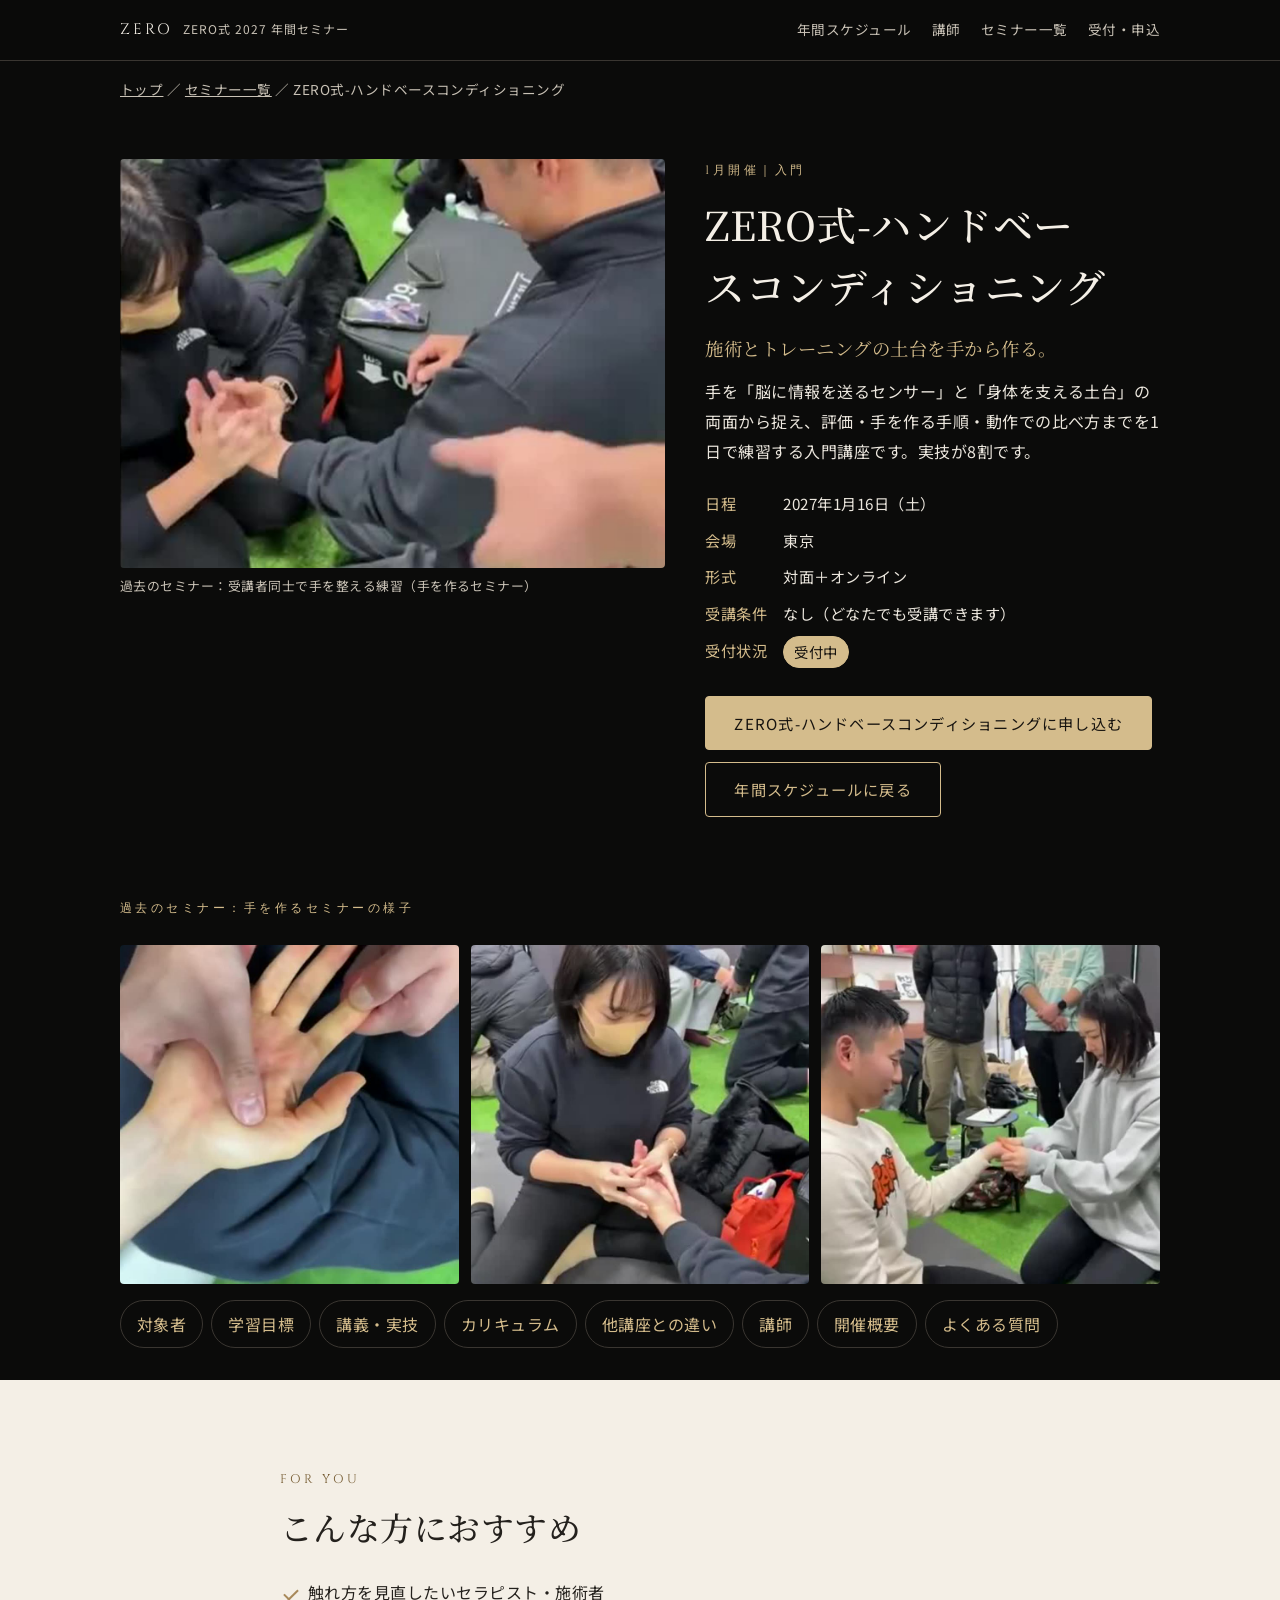
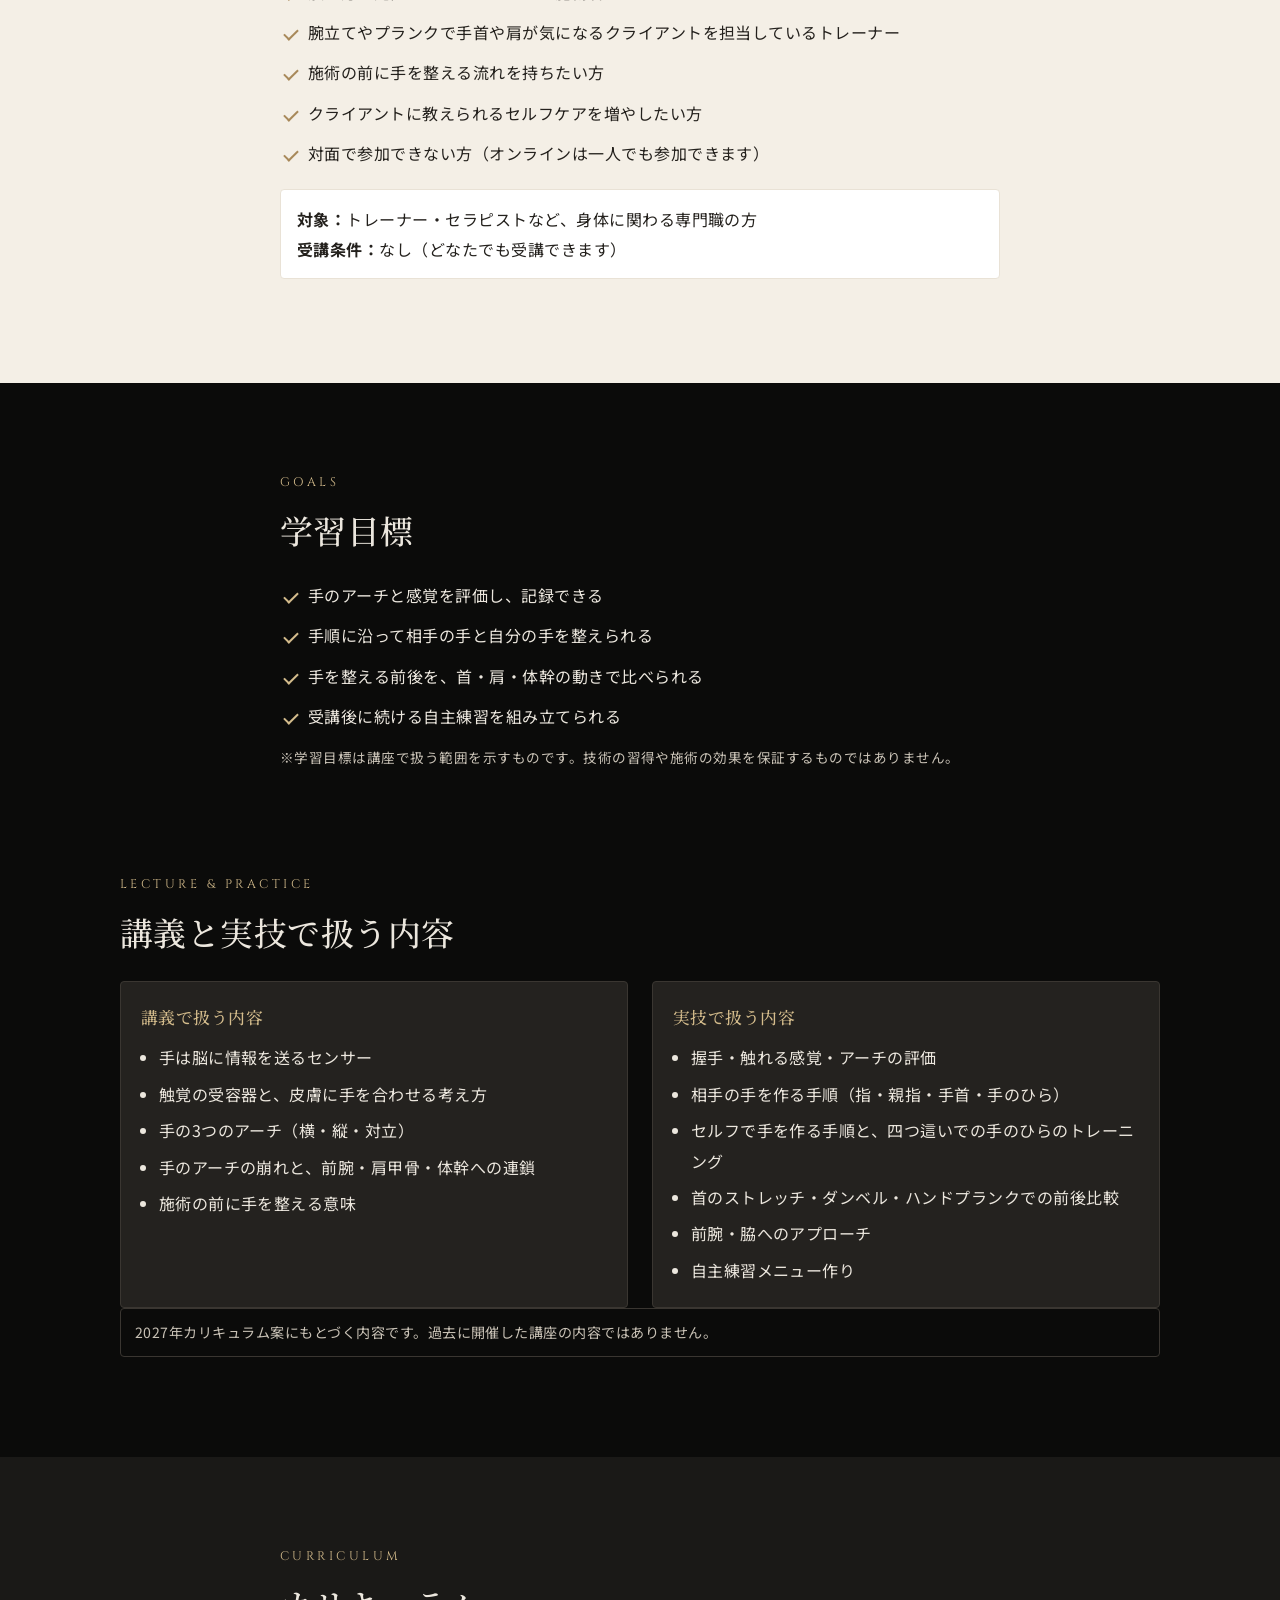
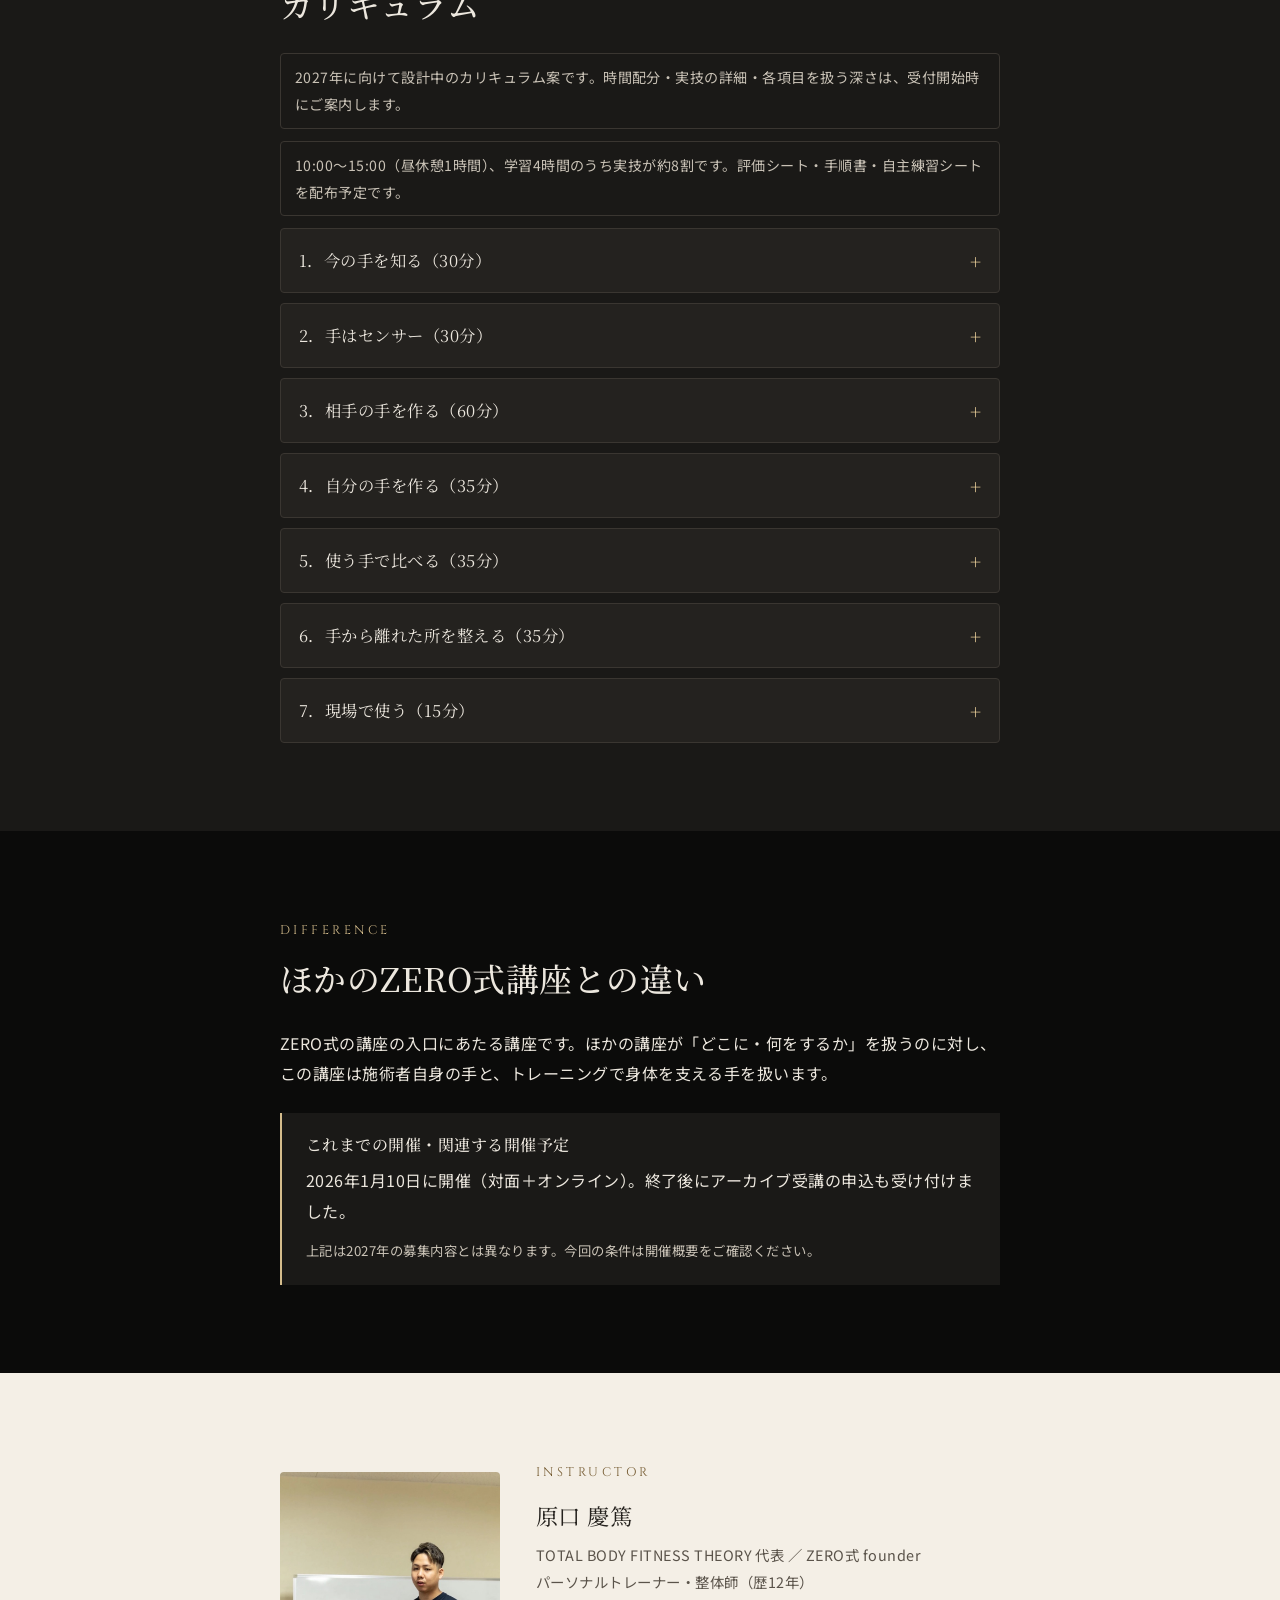
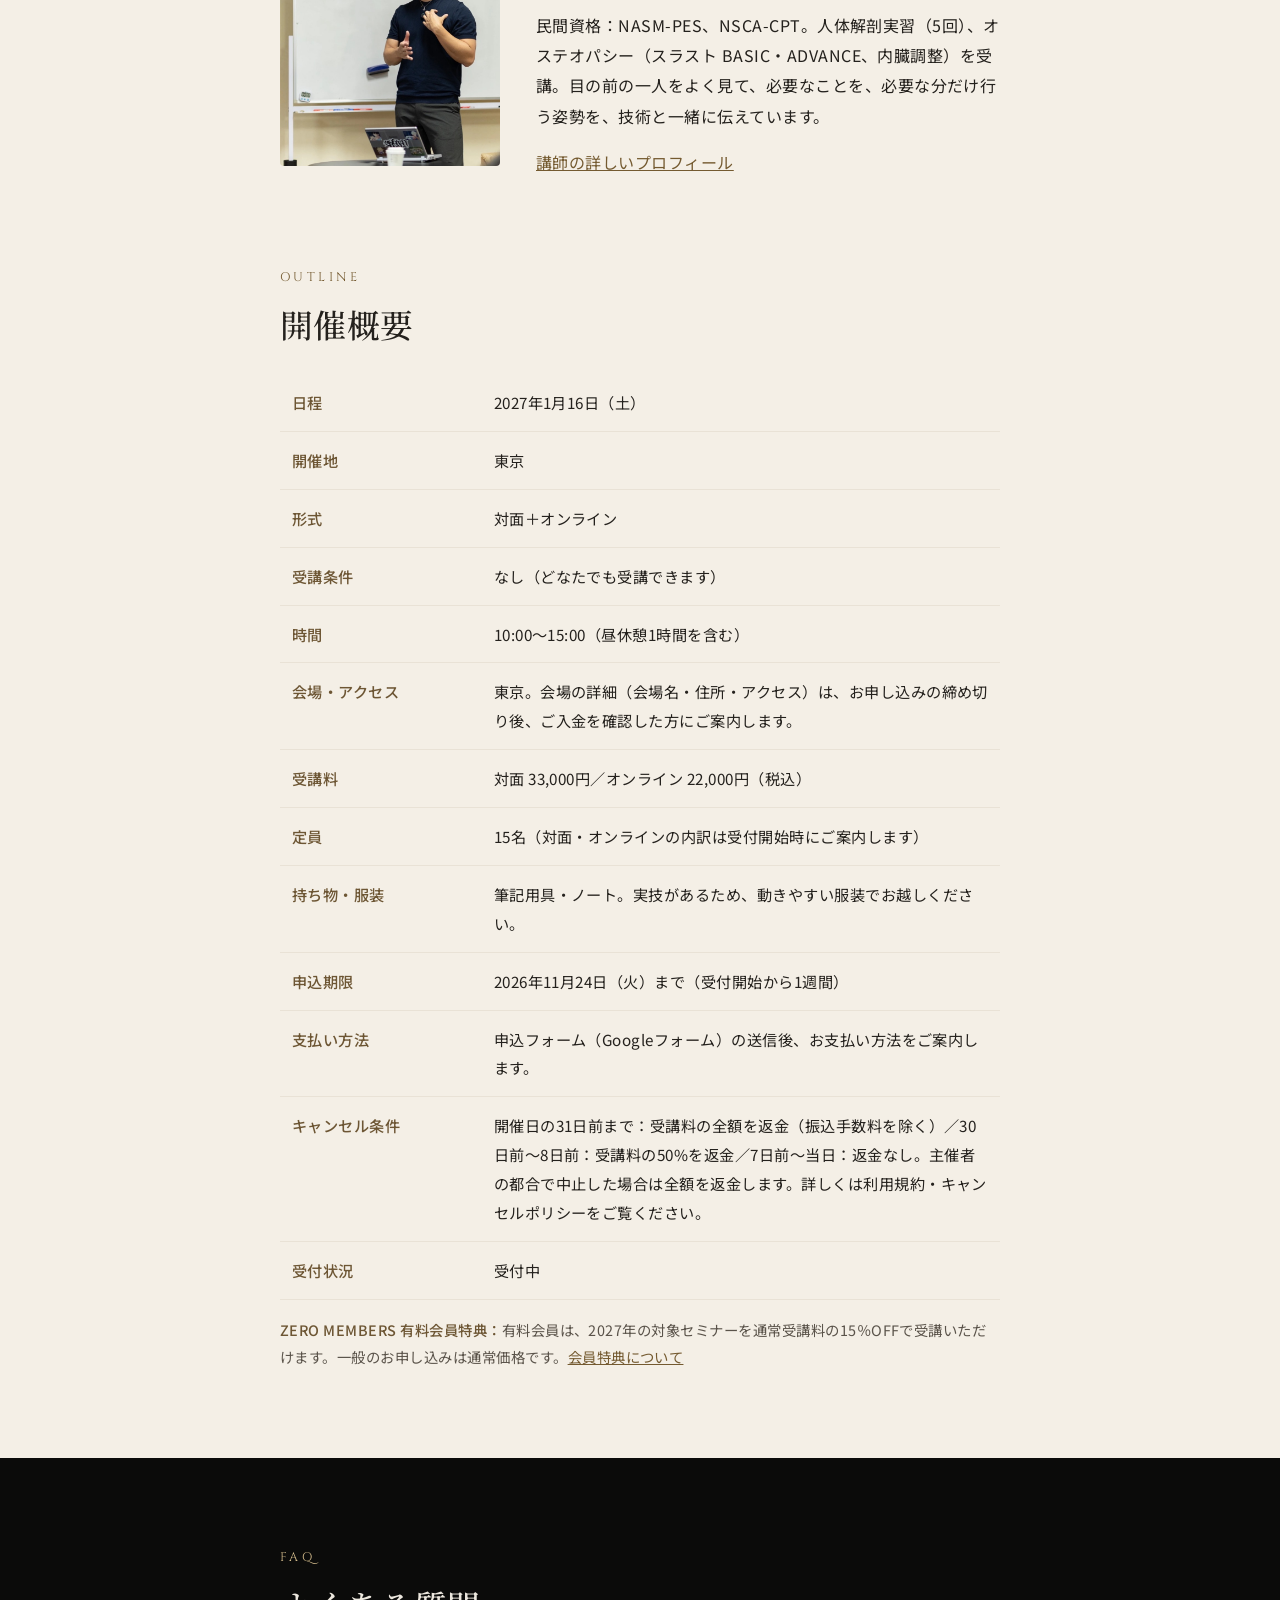
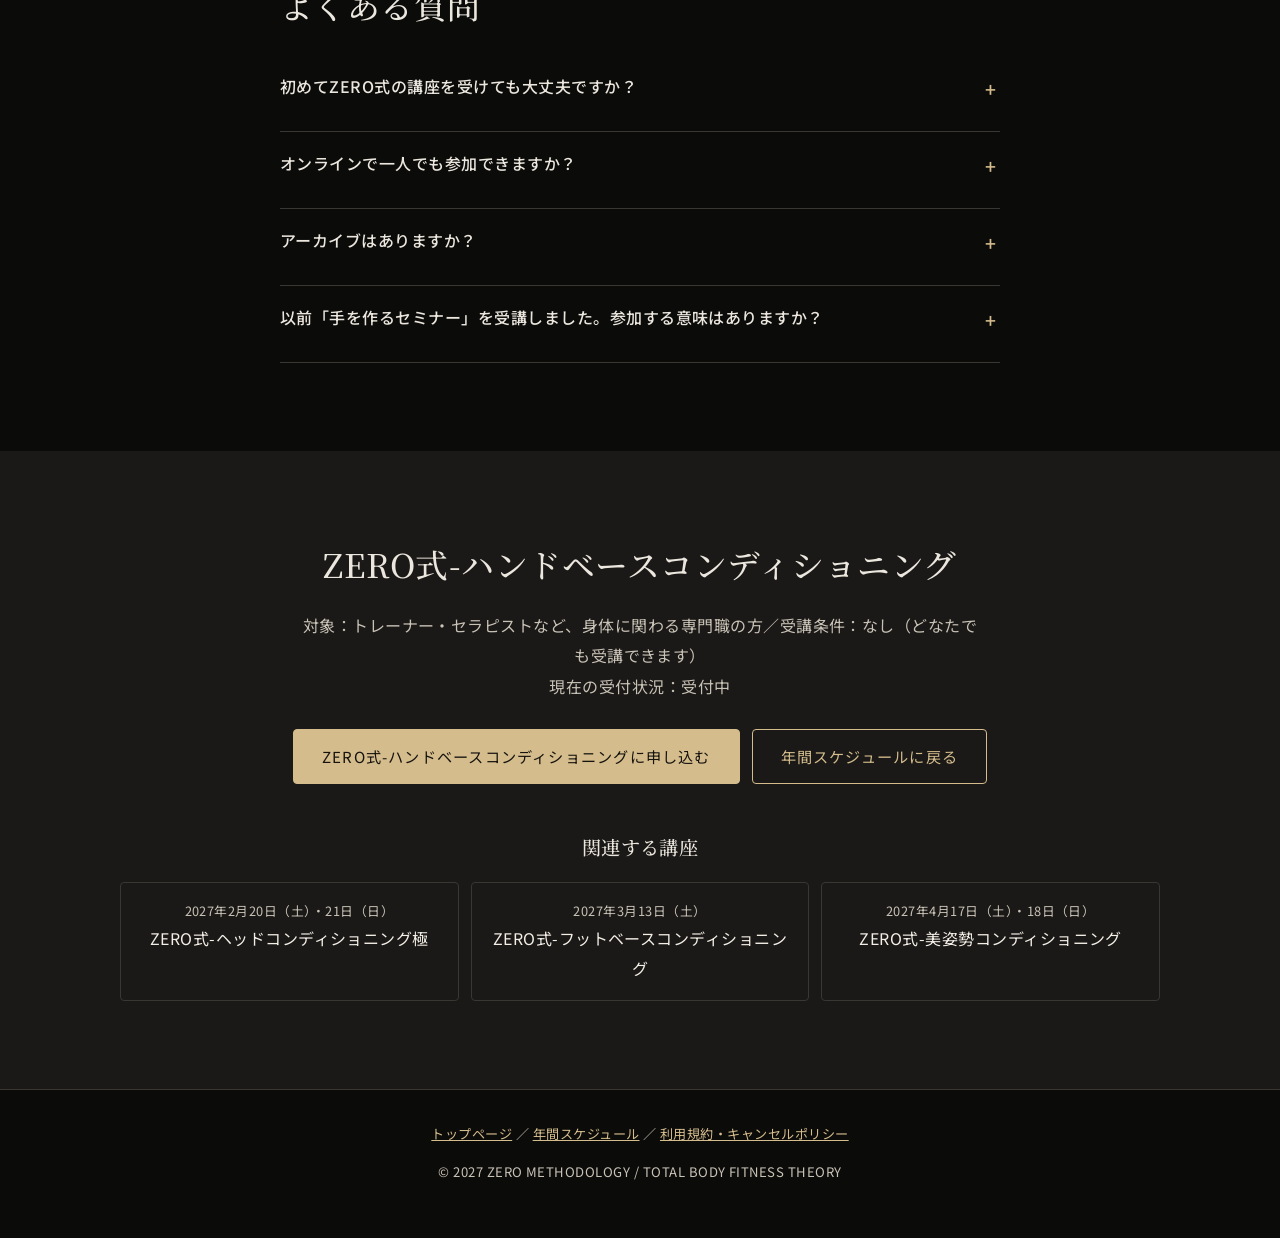
<file: seminars/hands/index.html>
<!DOCTYPE html>
<html lang="ja" class="no-js">
<head>
<meta charset="UTF-8">
<meta name="viewport" content="width=device-width, initial-scale=1.0, viewport-fit=cover">
<title>ZERO式-ハンドベースコンディショニング｜ZERO式 2027 年間セミナー</title>
<meta name="description" content="ZERO式-ハンドベースコンディショニング（2027年1月16日（土）・東京）。手を「脳に情報を送るセンサー」と「身体を支える土台」の両面から捉え、評価・手を作る手順・動作での比べ方までを1日で練習する入門講座です。実技が8割です。">
<meta property="og:title" content="ZERO式-ハンドベースコンディショニング｜ZERO式 2027 年間セミナー">
<meta property="og:description" content="ZERO式-ハンドベースコンディショニング（2027年1月16日（土）・東京）。手を「脳に情報を送るセンサー」と「身体を支える土台」の両面から捉え、評価・手を作る手順・動作での比べ方までを1日で練習する入門講座です。実技が8割です。">
<meta property="og:type" content="website">
<link rel="preconnect" href="https://fonts.googleapis.com">
<link rel="preconnect" href="https://fonts.gstatic.com" crossorigin>
<link rel="stylesheet" href="https://fonts.googleapis.com/css2?family=Cinzel:wght@400;500&family=Noto+Sans+JP:wght@400;500&family=Noto+Serif+JP:wght@500&display=swap">
<link rel="stylesheet" href="../../assets/style.css?v=d78a86f78c05">
<script src="../../assets/main.js?v=65ad460fbd22" defer></script>
</head>
<body class="has-sticky">
<a class="skip" href="#main">本文へ移動</a>
<header class="site-header"><div class="wrap">
  <a class="brand" href="../../">ZERO<small>ZERO式 2027 年間セミナー</small></a>
  <nav class="nav" aria-label="サイト内">
    <a href="../../#schedule">年間スケジュール</a><a href="../../#instructor">講師</a><a href="../../#seminars">セミナー一覧</a><a href="../../#entry">受付・申込</a>
  </nav>
  <details class="mobile-menu"><summary>メニュー</summary><nav aria-label="スマートフォンのサイト内メニュー"><a href="../../#schedule">年間スケジュール</a><a href="../../#instructor">講師プロフィール</a><a href="../../#seminars">セミナー一覧</a><a href="../../#entry">受付・申込</a></nav></details>
</div></header>
<main id="main">
<div class="wrap crumb"><a href="../../">トップ</a> ／ <a href="../../#seminars">セミナー一覧</a> ／ ZERO式-ハンドベースコンディショニング</div>
<div class="wrap d-hero">
  <figure class="d-photo"><img src="../../images/hands-main.jpg" alt="受講者同士で手を整える練習（手を作るセミナー）" width="800" height="600"><figcaption>過去のセミナー：受講者同士で手を整える練習（手を作るセミナー）</figcaption></figure>
  <div class="d-head">
    <p class="eyebrow">1月開催｜入門</p>
    <h1>ZERO式-ハンドベースコンディショニング</h1>
    <p class="catch">施術とトレーニングの土台を手から作る。</p>
    <p>手を「脳に情報を送るセンサー」と「身体を支える土台」の両面から捉え、評価・手を作る手順・動作での比べ方までを1日で練習する入門講座です。実技が8割です。</p>
    <dl class="facts">
      <dt>日程</dt><dd>2027年1月16日（土）</dd>
      <dt>会場</dt><dd>東京</dd>
      <dt>形式</dt><dd>対面＋オンライン</dd>
      <dt>受講条件</dt><dd>なし（どなたでも受講できます）</dd>
      <dt>受付状況</dt><dd><span class="st st-open">受付中</span></dd>
    </dl>
    <div class="btns"><a class="btn solid" href="https://docs.google.com/forms/d/e/1FAIpQLSf6kjyjsDLaYanBHFRyJfcgoMZms5SpXGWCwxUFN2NF4wsHrQ/viewform" rel="noopener">ZERO式-ハンドベースコンディショニングに申し込む</a><a class="btn" href="../../#schedule">年間スケジュールに戻る</a></div>
  </div>
</div>
<div class="wrap"><p class="eyebrow">過去のセミナー：手を作るセミナーの様子</p><div class="mood"><img src="../../images/hands-1.jpg" alt="過去のセミナー：手を作るセミナーの様子" width="800" height="800" loading="lazy"><img src="../../images/hands-2.jpg" alt="過去のセミナー：手を作るセミナーの様子" width="800" height="800" loading="lazy"><img src="../../images/hands-3.jpg" alt="過去のセミナー：手を作るセミナーの様子" width="800" height="800" loading="lazy"></div></div>
<nav class="detail-nav wrap" aria-label="この講座のページ内目次"><a href="#for-you">対象者</a><a href="#goals">学習目標</a><a href="#content">講義・実技</a><a href="#curriculum">カリキュラム</a><a href="#diff">他講座との違い</a><a href="#instructor">講師</a><a href="#outline">開催概要</a><a href="#faq">よくある質問</a></nav>
<section id="for-you" class="sec-ivory d-sec"><div class="wrap narrow fade">
  <p class="eyebrow">FOR YOU</p>
  <h2>こんな方におすすめ</h2>
  <ul class="checks"><li>触れ方を見直したいセラピスト・施術者</li><li>腕立てやプランクで手首や肩が気になるクライアントを担当しているトレーナー</li><li>施術の前に手を整える流れを持ちたい方</li><li>クライアントに教えられるセルフケアを増やしたい方</li><li>対面で参加できない方（オンラインは一人でも参加できます）</li></ul>
  <p class="cond-box"><strong>対象：</strong>トレーナー・セラピストなど、身体に関わる専門職の方<br><strong>受講条件：</strong>なし（どなたでも受講できます）</p>
</div></section>

<section id="goals" class="d-sec"><div class="wrap narrow fade">
  <p class="eyebrow">GOALS</p>
  <h2>学習目標</h2>
  <ul class="checks"><li>手のアーチと感覚を評価し、記録できる</li><li>手順に沿って相手の手と自分の手を整えられる</li><li>手を整える前後を、首・肩・体幹の動きで比べられる</li><li>受講後に続ける自主練習を組み立てられる</li></ul>
  <p class="note">※学習目標は講座で扱う範囲を示すものです。技術の習得や施術の効果を保証するものではありません。</p>
</div></section>

<section id="content" class="d-sec" style="padding-top:0"><div class="wrap fade">
  <p class="eyebrow">LECTURE &amp; PRACTICE</p>
  <h2>講義と実技で扱う内容</h2>
  <div class="two-col"><div><h3>講義で扱う内容</h3><ul class="dots"><li>手は脳に情報を送るセンサー</li><li>触覚の受容器と、皮膚に手を合わせる考え方</li><li>手の3つのアーチ（横・縦・対立）</li><li>手のアーチの崩れと、前腕・肩甲骨・体幹への連鎖</li><li>施術の前に手を整える意味</li></ul></div><div><h3>実技で扱う内容</h3><ul class="dots"><li>握手・触れる感覚・アーチの評価</li><li>相手の手を作る手順（指・親指・手首・手のひら）</li><li>セルフで手を作る手順と、四つ這いでの手のひらのトレーニング</li><li>首のストレッチ・ダンベル・ハンドプランクでの前後比較</li><li>前腕・脇へのアプローチ</li><li>自主練習メニュー作り</li></ul></div></div><p class="ref-note">2027年カリキュラム案にもとづく内容です。過去に開催した講座の内容ではありません。</p>
</div></section>

<section id="curriculum" class="sec-charcoal d-sec"><div class="wrap narrow fade">
  <p class="eyebrow">CURRICULUM</p>
  <h2>カリキュラム</h2>
  <p class="ref-note">2027年に向けて設計中のカリキュラム案です。時間配分・実技の詳細・各項目を扱う深さは、受付開始時にご案内します。</p><p class="ref-note">10:00〜15:00（昼休憩1時間）、学習4時間のうち実技が約8割です。評価シート・手順書・自主練習シートを配布予定です。</p><div class="acc"><details><summary>1．今の手を知る（30分）</summary><ul class="dots"><li>握手、顔・首・頭に触れたときの感覚</li><li>横アーチの見た目、ドームテスト、MP関節から握れるか</li><li>万歳・キャットカウ・ハンドプランクの記録</li><li>なぜ見るのか：手の状態で、触れたときに相手の体が緊張するかどうかが変わる</li></ul></details><details><summary>2．手はセンサー（30分）</summary><ul class="dots"><li>受容器と3つのアーチの要点</li><li>アーチの崩れが肩・体幹に及ぶ連鎖を、自分の体で試す</li><li>なぜ効くのか：手のひらの受容器（マイスナー小体・メルケル盤など）が正しく働くと、触れた情報が正確に脳へ届き、相手の筋の反応も変わる</li><li>なぜ肩・体幹に響くのか：アーチが崩れると手で支えられず、肩甲帯と体幹が代わりに固める</li></ul></details><details><summary>3．相手の手を作る（60分）</summary><ul class="dots"><li>縦アーチ、骨間筋、指の関節、親指の関節</li><li>手首、手のひら（虫様筋）、指先</li><li>整える前後の比較</li><li>なぜ効くのか：指・手根の関節の動きが出ると、虫様筋・骨間筋が働き、アーチが立つ</li></ul></details><details><summary>4．自分の手を作る（35分）</summary><ul class="dots"><li>セルフの手順と対立アーチ</li><li>四つ這いでの手のひらのトレーニング</li><li>四つ這いでのリストレイズ（指の付け根で床を押し、手のひらでドームをつくる）</li><li>なぜ効くのか：足のカーフレイズと同じで、手のアーチを支える筋を直接鍛える</li></ul></details><details><summary>5．使う手で比べる（35分）</summary><ul class="dots"><li>整えた手と整えていない手で、首のストレッチを比べる</li><li>ダンベル・ハンドプランク（ショルダータッチ）での比較</li><li>なぜ効くのか：手が整うと支える力が上がり、プランクや押す動作で肩がすくまない</li></ul></details><details><summary>6．手から離れた所を整える（35分）</summary><ul class="dots"><li>前腕へのアプローチ</li><li>脇（前鋸筋の上部・上腕骨頭まわり）へのアプローチ</li><li>なぜ効くのか：手から肩までは筋膜でつながっている。前腕・脇の緊張が取れると、手の動きも戻る</li></ul></details><details><summary>7．現場で使う（15分）</summary><ul class="dots"><li>施術の前に手を作る流れ</li><li>自分用の自主練習を選ぶ</li><li>お客様への使い方：トレーニング前の手のチェックと、プランク・プッシュ系の前に入れる</li><li>メニュー化：施術者自身の手のケアとして、毎日の習慣にする</li></ul></details></div>
</div></section>

<section id="diff" class="d-sec"><div class="wrap narrow fade">
  <p class="eyebrow">DIFFERENCE</p>
  <h2>ほかのZERO式講座との違い</h2>
  <p>ZERO式の講座の入口にあたる講座です。ほかの講座が「どこに・何をするか」を扱うのに対し、この講座は施術者自身の手と、トレーニングで身体を支える手を扱います。</p>
  <aside class="history-note"><h3>これまでの開催・関連する開催予定</h3><p>2026年1月10日に開催（対面＋オンライン）。終了後にアーカイブ受講の申込も受け付けました。</p><small>上記は2027年の募集内容とは異なります。今回の条件は開催概要をご確認ください。</small></aside>
</div></section>
<section id="instructor" class="sec-ivory d-sec"><div class="wrap narrow intro fade">
  <img src="../../images/lecture-talk.jpg" alt="セミナーで受講者に向けて話す原口慶篤" width="440" height="587" loading="lazy">
  <div>
    <p class="eyebrow">INSTRUCTOR</p>
    <p class="name">原口 慶篤</p>
    <p class="role">TOTAL BODY FITNESS THEORY 代表 ／ ZERO式 founder<br>パーソナルトレーナー・整体師（歴12年）</p>
    <p>民間資格：NASM-PES、NSCA-CPT。人体解剖実習（5回）、オステオパシー（スラスト BASIC・ADVANCE、内臓調整）を受講。目の前の一人をよく見て、必要なことを、必要な分だけ行う姿勢を、技術と一緒に伝えています。</p>
    <a href="../../#instructor">講師の詳しいプロフィール</a>
  </div>
</div></section>
<section id="outline" class="sec-ivory d-sec" style="padding-top:0"><div class="wrap narrow">
  <p class="eyebrow">OUTLINE</p>
  <h2>開催概要</h2>
  <table class="outline">
    <tr><th scope="row">日程</th><td>2027年1月16日（土）</td></tr>
    <tr><th scope="row">開催地</th><td>東京</td></tr>
    <tr><th scope="row">形式</th><td>対面＋オンライン</td></tr>
    <tr><th scope="row">受講条件</th><td>なし（どなたでも受講できます）</td></tr>
    <tr><th scope="row">時間</th><td>10:00〜15:00（昼休憩1時間を含む）</td></tr><tr><th scope="row">会場・アクセス</th><td>東京。会場の詳細（会場名・住所・アクセス）は、お申し込みの締め切り後、ご入金を確認した方にご案内します。</td></tr><tr><th scope="row">受講料</th><td>対面 33,000円／オンライン 22,000円（税込）</td></tr><tr><th scope="row">定員</th><td>15名（対面・オンラインの内訳は受付開始時にご案内します）</td></tr><tr><th scope="row">持ち物・服装</th><td>筆記用具・ノート。実技があるため、動きやすい服装でお越しください。</td></tr><tr><th scope="row">申込期限</th><td>2026年11月24日（火）まで（受付開始から1週間）</td></tr><tr><th scope="row">支払い方法</th><td>申込フォーム（Googleフォーム）の送信後、お支払い方法をご案内します。</td></tr><tr><th scope="row">キャンセル条件</th><td>開催日の31日前まで：受講料の全額を返金（振込手数料を除く）／30日前〜8日前：受講料の50%を返金／7日前〜当日：返金なし。主催者の都合で中止した場合は全額を返金します。詳しくは利用規約・キャンセルポリシーをご覧ください。</td></tr>
    <tr><th scope="row">受付状況</th><td>受付中</td></tr>
  </table>
  <p class="members-note"><strong>ZERO MEMBERS 有料会員特典：</strong>有料会員は、2027年の対象セミナーを通常受講料の15％OFFで受講いただけます。一般のお申し込みは通常価格です。<a href="../../#members">会員特典について</a></p>
</div></section>
<section id="faq" class="d-sec faq"><div class="wrap narrow">
  <p class="eyebrow">FAQ</p>
  <h2>よくある質問</h2>
  <details><summary>初めてZERO式の講座を受けても大丈夫ですか？</summary><p>はい。受講条件はなく、評価のやり方から順に練習します。</p></details><details><summary>オンラインで一人でも参加できますか？</summary><p>はい。一人で練習できる形を用意しています。相手役がいると、相手への手順も試せます。</p></details><details><summary>アーカイブはありますか？</summary><p>あります。復習しやすいよう時間目次を付けます。</p></details><details><summary>以前「手を作るセミナー」を受講しました。参加する意味はありますか？</summary><p>2027年版は学習時間を4時間に増やし、実技中心に組み直しています。前腕・脇へのアプローチも独立したパートで練習します。</p></details>
</div></section>
<section class="sec-charcoal line-cta"><div class="wrap narrow">
  <h2>ZERO式-ハンドベースコンディショニング</h2>
  <p class="lead">対象：トレーナー・セラピストなど、身体に関わる専門職の方／受講条件：なし（どなたでも受講できます）<br>現在の受付状況：受付中</p>
  <div class="btns"><a class="btn solid" href="https://docs.google.com/forms/d/e/1FAIpQLSf6kjyjsDLaYanBHFRyJfcgoMZms5SpXGWCwxUFN2NF4wsHrQ/viewform" rel="noopener">ZERO式-ハンドベースコンディショニングに申し込む</a><a class="btn" href="../../#schedule">年間スケジュールに戻る</a></div>
</div>
<div class="wrap" style="margin-top:48px"><h3>関連する講座</h3><div class="related"><a href="../../seminars/kiwami/"><small>2027年2月20日（土）・21日（日）</small>ZERO式-ヘッドコンディショニング極</a><a href="../../seminars/foot/"><small>2027年3月13日（土）</small>ZERO式-フットベースコンディショニング</a><a href="../../seminars/posture/"><small>2027年4月17日（土）・18日（日）</small>ZERO式-美姿勢コンディショニング</a></div></div>
</section>
</main>
<footer class="site-footer">
  <p><a href="../../">トップページ</a> ／ <a href="../../#schedule">年間スケジュール</a> ／ <a href="../../terms/">利用規約・キャンセルポリシー</a></p>
  <p>© 2027 ZERO METHODOLOGY / TOTAL BODY FITNESS THEORY</p>
</footer>
<div class="sticky-cta"><a class="btn" href="../../#schedule">年間日程</a><a class="btn solid" href="https://docs.google.com/forms/d/e/1FAIpQLSf6kjyjsDLaYanBHFRyJfcgoMZms5SpXGWCwxUFN2NF4wsHrQ/viewform" rel="noopener">ZERO式-ハンドベースコンディショニングに申し込む</a></div>
</body>
</html>
</file>
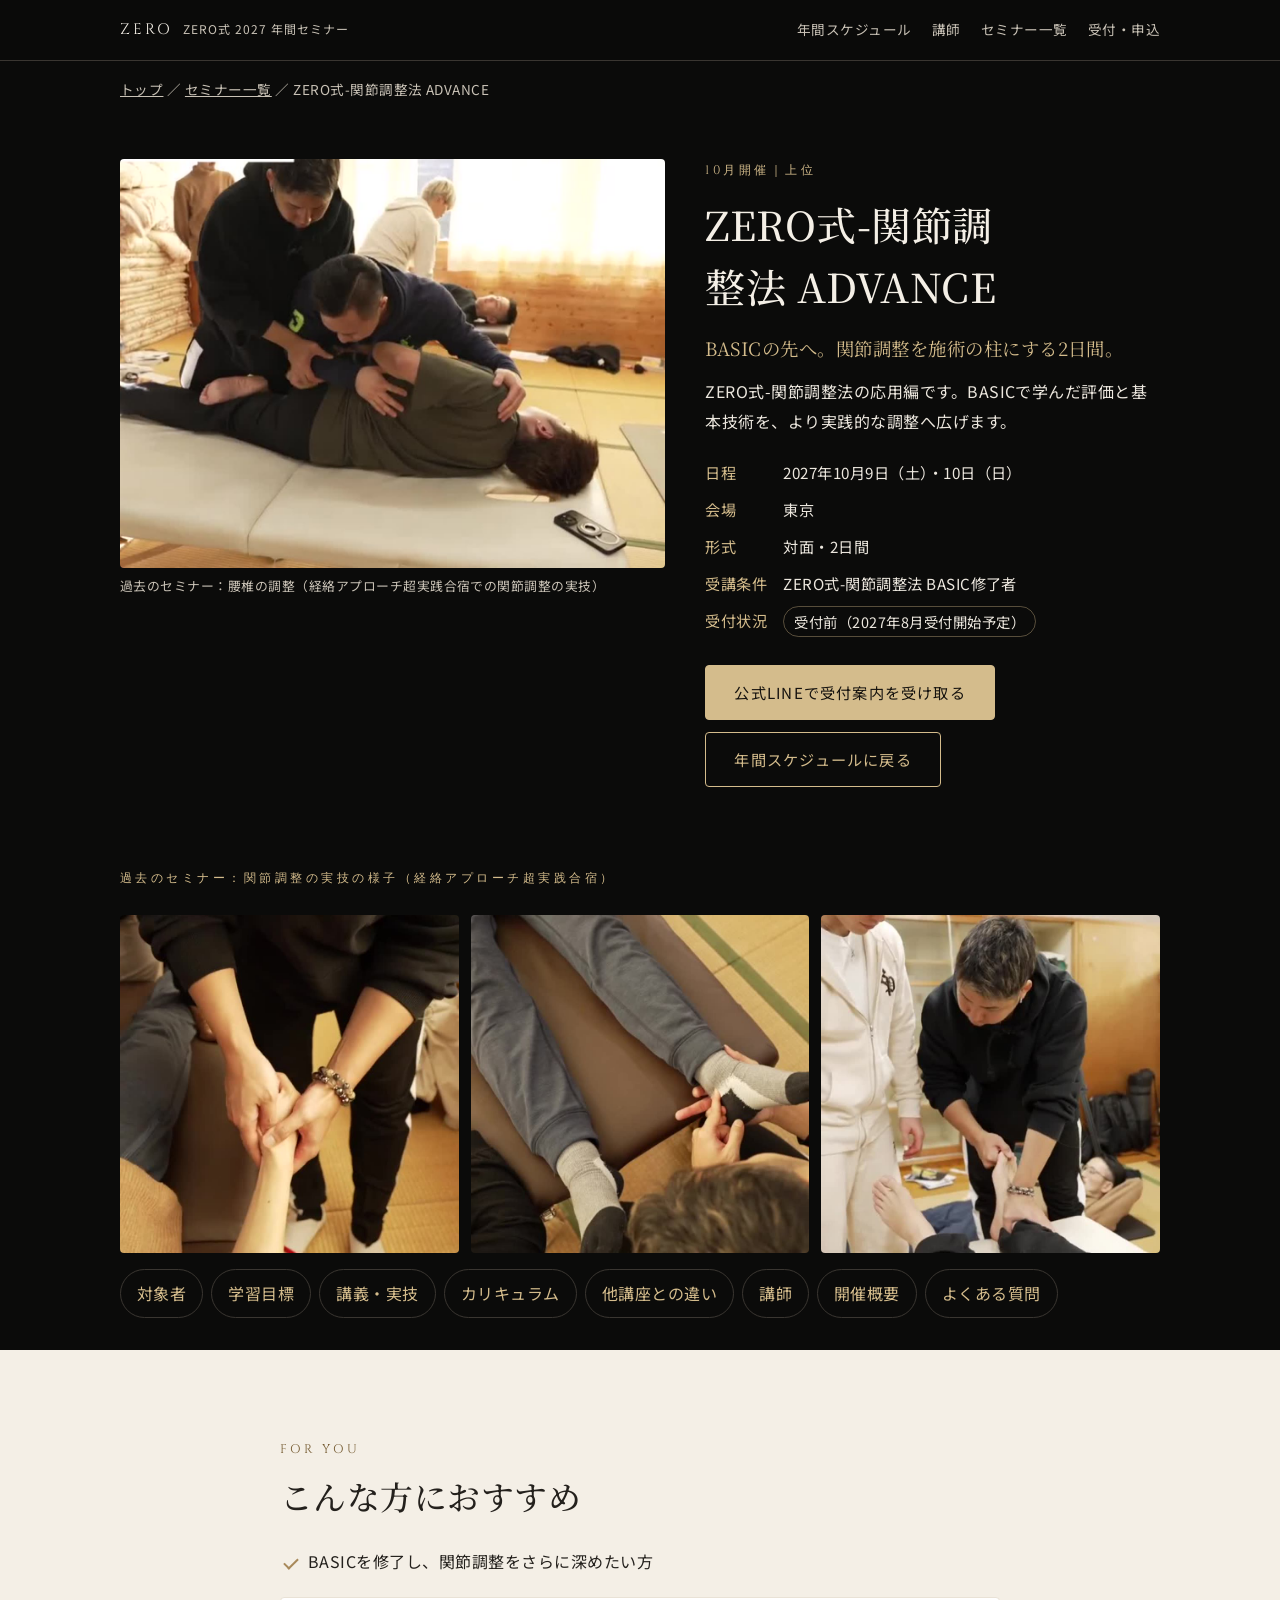
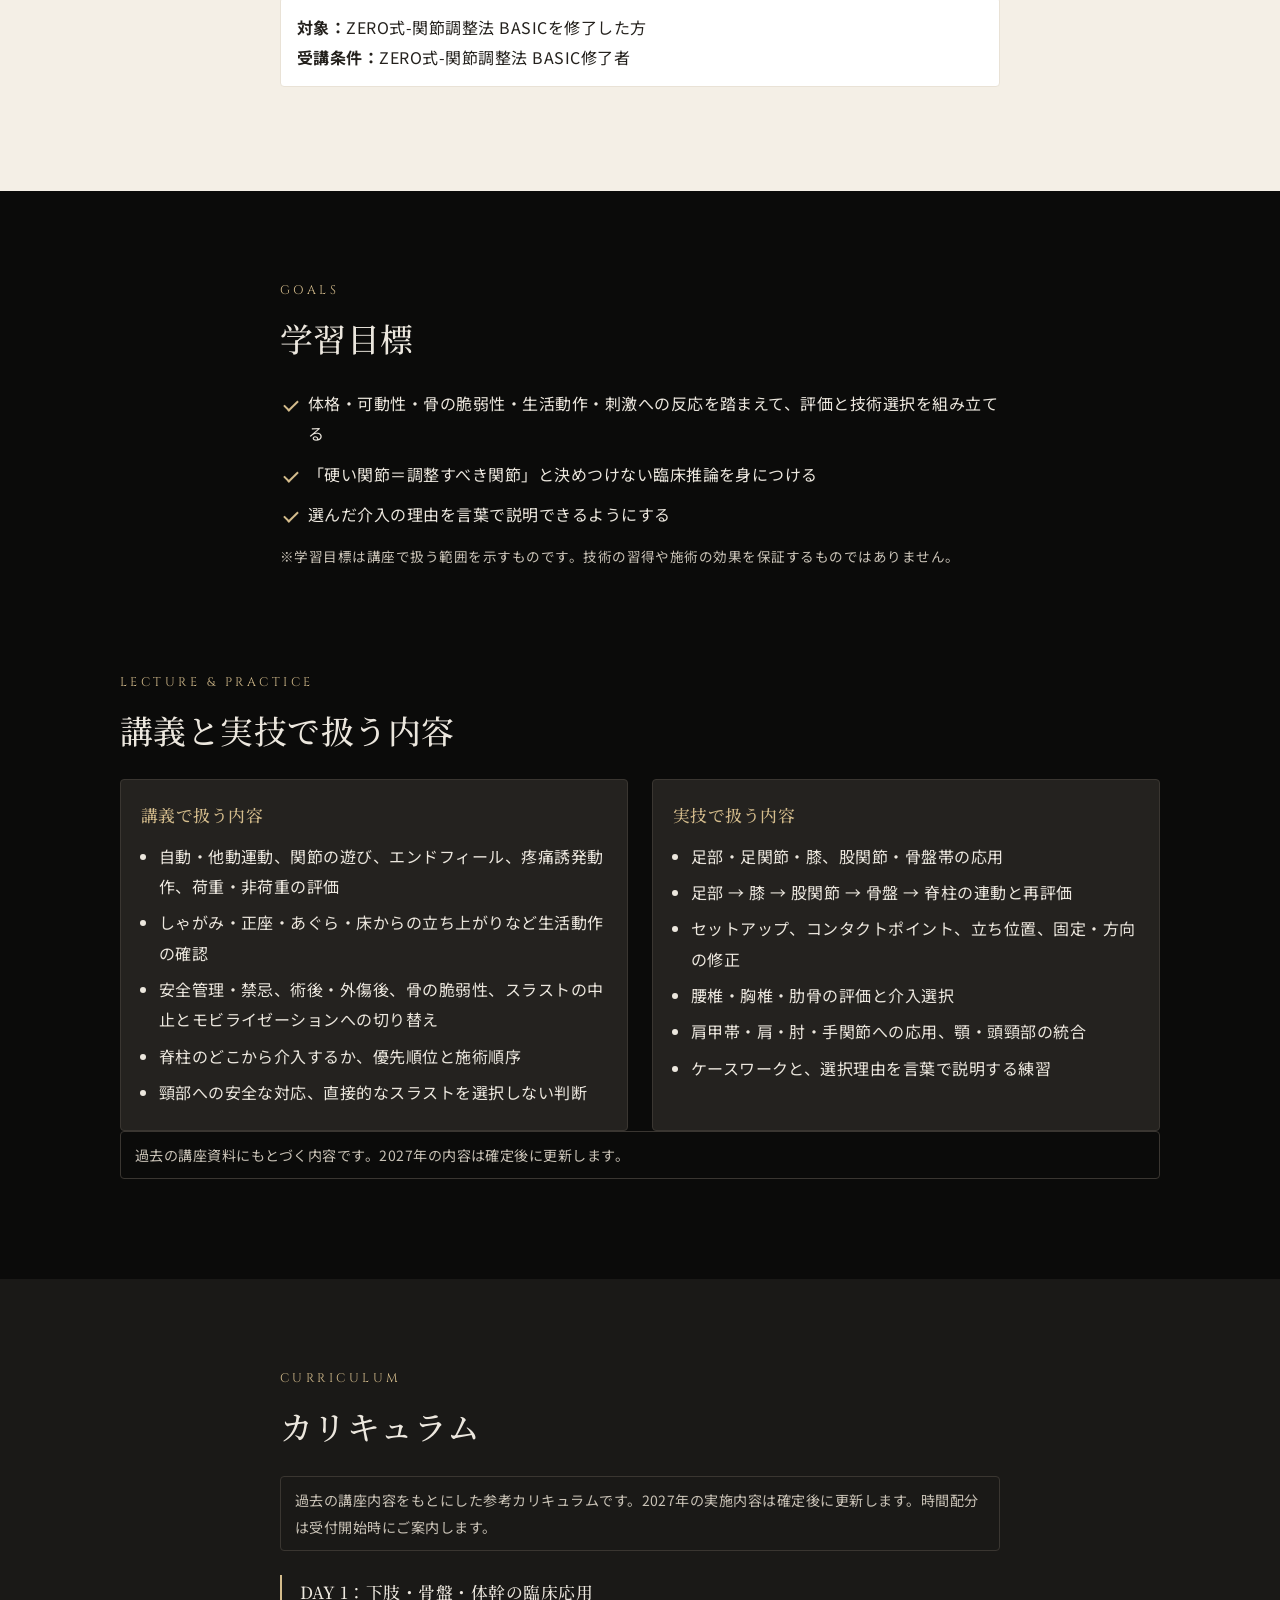
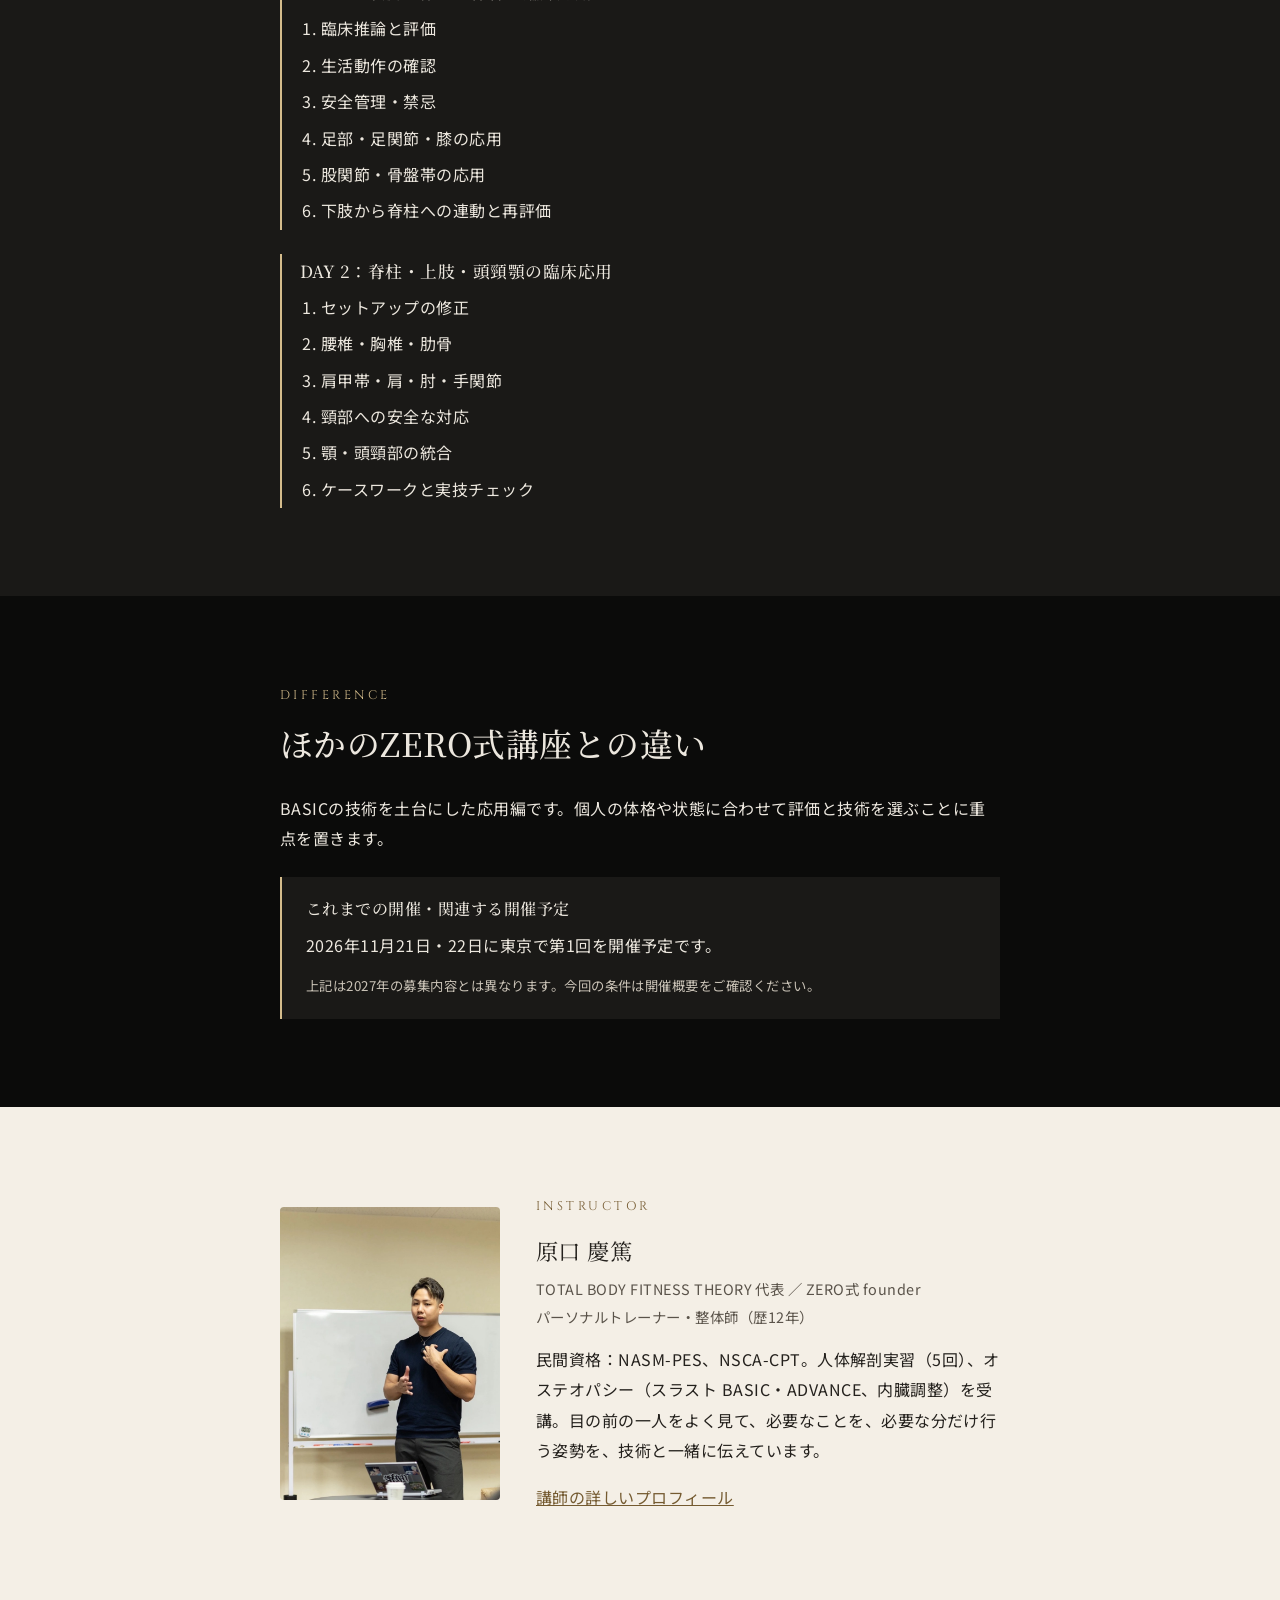
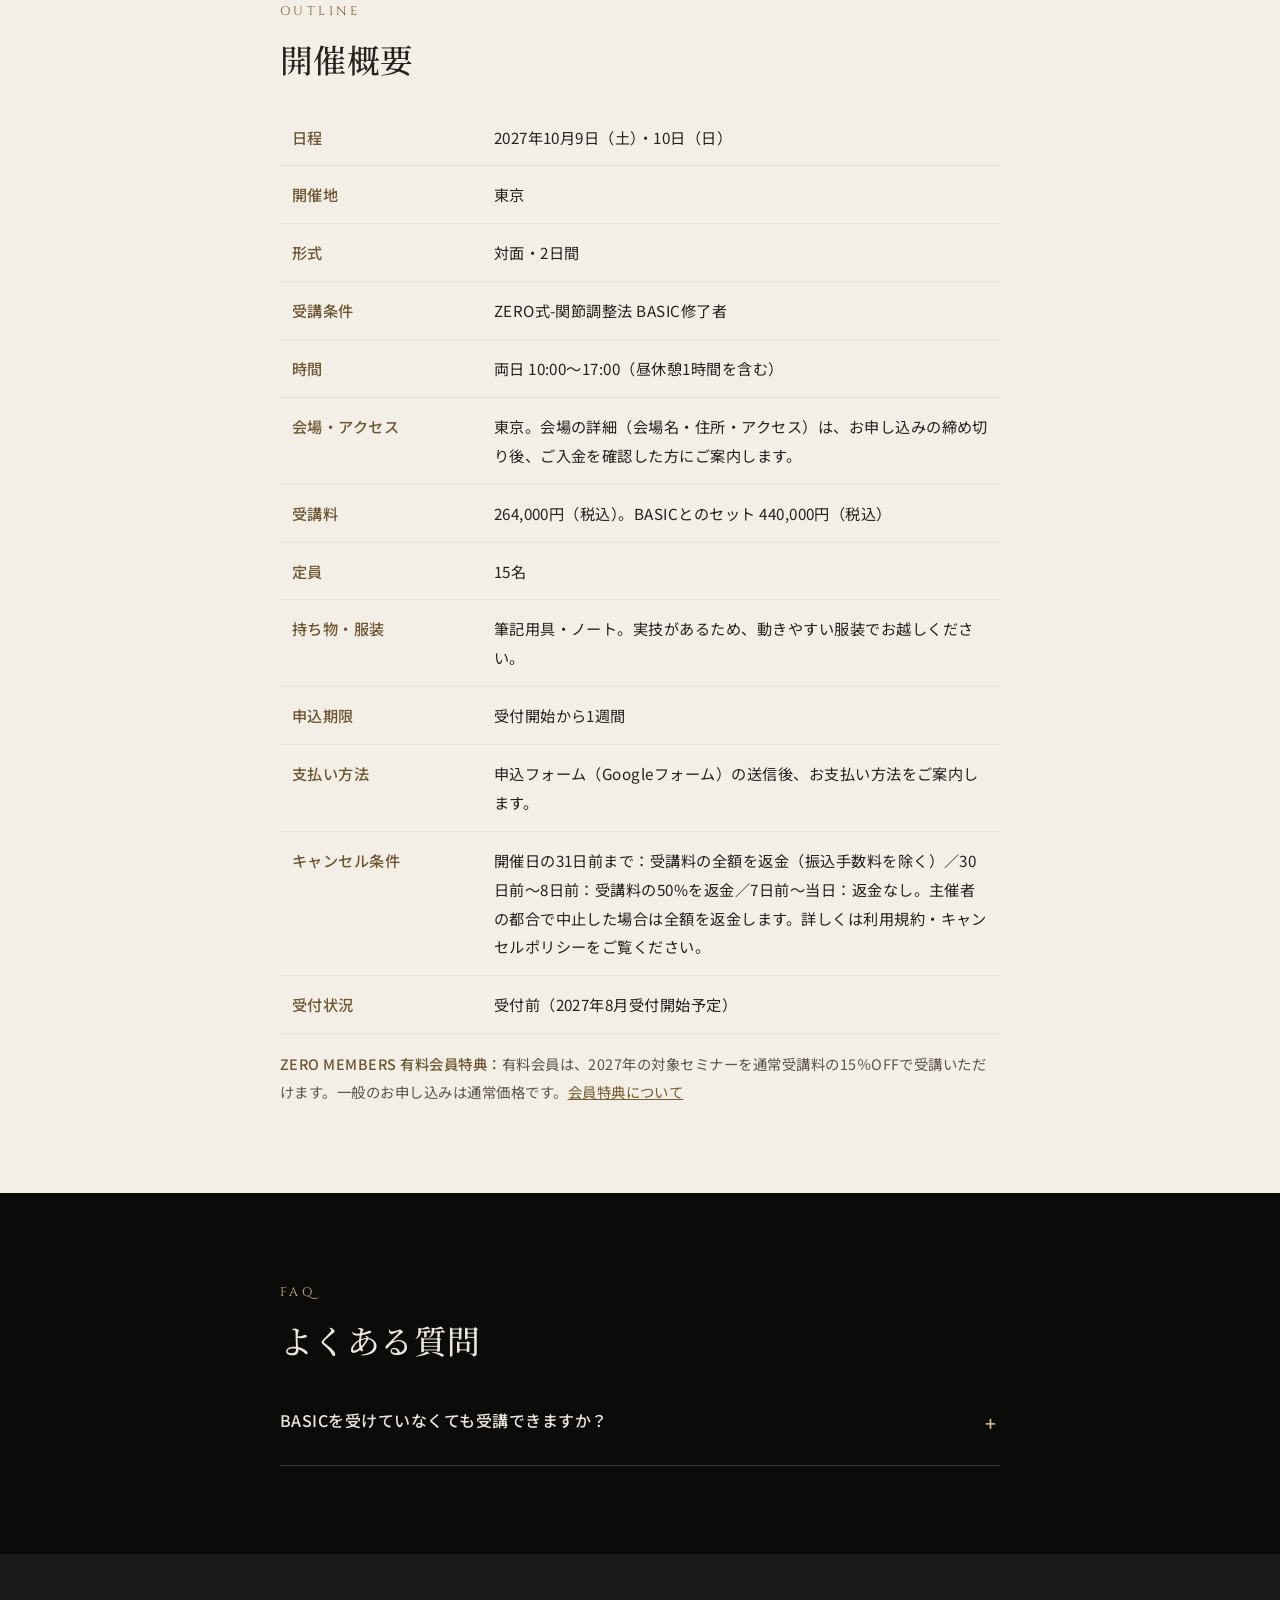
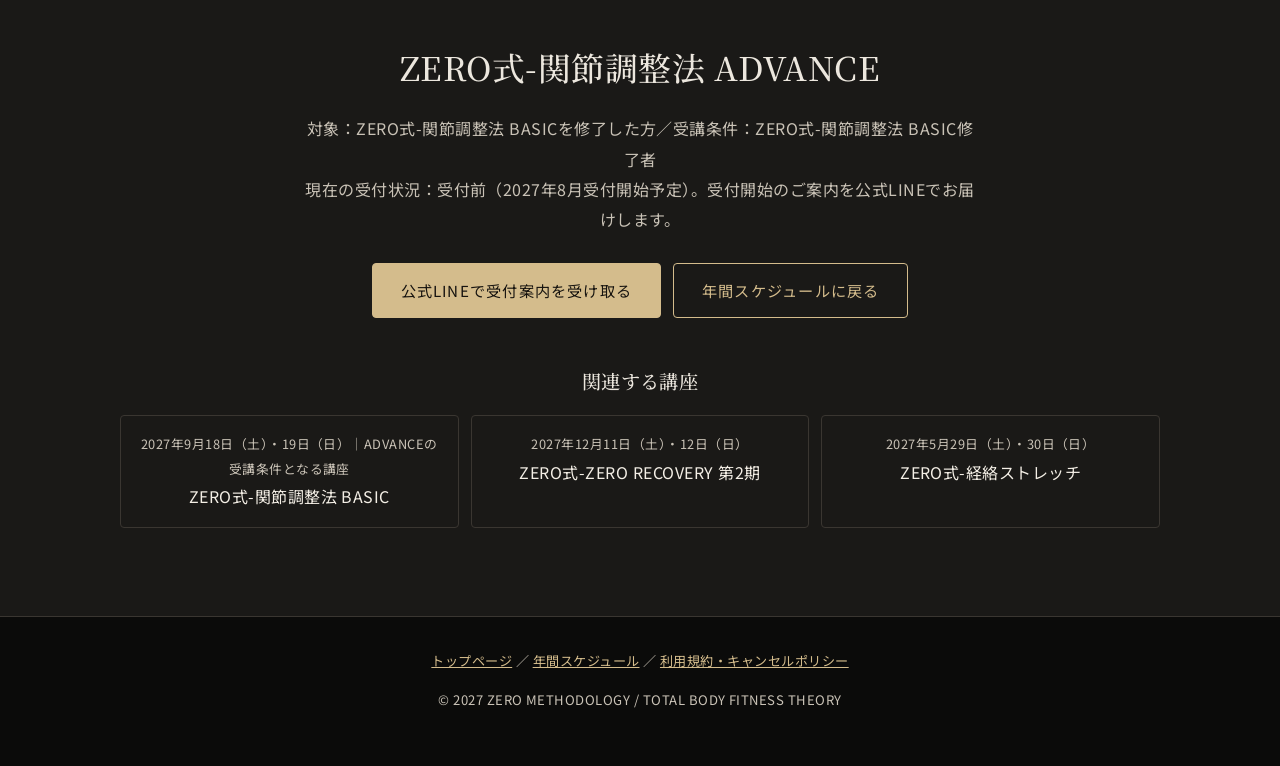
<file: seminars/kansetsu-advance/index.html>
<!DOCTYPE html>
<html lang="ja" class="no-js">
<head>
<meta charset="UTF-8">
<meta name="viewport" content="width=device-width, initial-scale=1.0, viewport-fit=cover">
<title>ZERO式-関節調整法 ADVANCE｜ZERO式 2027 年間セミナー</title>
<meta name="description" content="ZERO式-関節調整法 ADVANCE（2027年10月9日（土）・10日（日）・東京）。ZERO式-関節調整法の応用編です。BASICで学んだ評価と基本技術を、より実践的な調整へ広げます。">
<meta property="og:title" content="ZERO式-関節調整法 ADVANCE｜ZERO式 2027 年間セミナー">
<meta property="og:description" content="ZERO式-関節調整法 ADVANCE（2027年10月9日（土）・10日（日）・東京）。ZERO式-関節調整法の応用編です。BASICで学んだ評価と基本技術を、より実践的な調整へ広げます。">
<meta property="og:type" content="website">
<link rel="preconnect" href="https://fonts.googleapis.com">
<link rel="preconnect" href="https://fonts.gstatic.com" crossorigin>
<link rel="stylesheet" href="https://fonts.googleapis.com/css2?family=Cinzel:wght@400;500&family=Noto+Sans+JP:wght@400;500&family=Noto+Serif+JP:wght@500&display=swap">
<link rel="stylesheet" href="../../assets/style.css?v=d78a86f78c05">
<script src="../../assets/main.js?v=65ad460fbd22" defer></script>
</head>
<body class="has-sticky">
<a class="skip" href="#main">本文へ移動</a>
<header class="site-header"><div class="wrap">
  <a class="brand" href="../../">ZERO<small>ZERO式 2027 年間セミナー</small></a>
  <nav class="nav" aria-label="サイト内">
    <a href="../../#schedule">年間スケジュール</a><a href="../../#instructor">講師</a><a href="../../#seminars">セミナー一覧</a><a href="../../#entry">受付・申込</a>
  </nav>
  <details class="mobile-menu"><summary>メニュー</summary><nav aria-label="スマートフォンのサイト内メニュー"><a href="../../#schedule">年間スケジュール</a><a href="../../#instructor">講師プロフィール</a><a href="../../#seminars">セミナー一覧</a><a href="../../#entry">受付・申込</a></nav></details>
</div></header>
<main id="main">
<div class="wrap crumb"><a href="../../">トップ</a> ／ <a href="../../#seminars">セミナー一覧</a> ／ ZERO式-関節調整法 ADVANCE</div>
<div class="wrap d-hero">
  <figure class="d-photo"><img src="../../images/kansetsu-advance-main.jpg" alt="腰椎の調整（経絡アプローチ超実践合宿での関節調整の実技）" width="800" height="600"><figcaption>過去のセミナー：腰椎の調整（経絡アプローチ超実践合宿での関節調整の実技）</figcaption></figure>
  <div class="d-head">
    <p class="eyebrow">10月開催｜上位</p>
    <h1>ZERO式-関節調整法 ADVANCE</h1>
    <p class="catch">BASICの先へ。関節調整を施術の柱にする2日間。</p>
    <p>ZERO式-関節調整法の応用編です。BASICで学んだ評価と基本技術を、より実践的な調整へ広げます。</p>
    <dl class="facts">
      <dt>日程</dt><dd>2027年10月9日（土）・10日（日）</dd>
      <dt>会場</dt><dd>東京</dd>
      <dt>形式</dt><dd>対面・2日間</dd>
      <dt>受講条件</dt><dd>ZERO式-関節調整法 BASIC修了者</dd>
      <dt>受付状況</dt><dd><span class="st st-before">受付前（2027年8月受付開始予定）</span></dd>
    </dl>
    <div class="btns"><a class="btn solid" href="https://lin.ee/Tzghten" rel="noopener">公式LINEで受付案内を受け取る</a><a class="btn" href="../../#schedule">年間スケジュールに戻る</a></div>
  </div>
</div>
<div class="wrap"><p class="eyebrow">過去のセミナー：関節調整の実技の様子（経絡アプローチ超実践合宿）</p><div class="mood"><img src="../../images/kansetsu-advance-1.jpg" alt="過去のセミナー：関節調整の実技の様子（経絡アプローチ超実践合宿）" width="800" height="800" loading="lazy"><img src="../../images/kansetsu-advance-2.jpg" alt="過去のセミナー：関節調整の実技の様子（経絡アプローチ超実践合宿）" width="800" height="800" loading="lazy"><img src="../../images/kansetsu-advance-3.jpg" alt="過去のセミナー：関節調整の実技の様子（経絡アプローチ超実践合宿）" width="800" height="800" loading="lazy"></div></div>
<nav class="detail-nav wrap" aria-label="この講座のページ内目次"><a href="#for-you">対象者</a><a href="#goals">学習目標</a><a href="#content">講義・実技</a><a href="#curriculum">カリキュラム</a><a href="#diff">他講座との違い</a><a href="#instructor">講師</a><a href="#outline">開催概要</a><a href="#faq">よくある質問</a></nav>
<section id="for-you" class="sec-ivory d-sec"><div class="wrap narrow fade">
  <p class="eyebrow">FOR YOU</p>
  <h2>こんな方におすすめ</h2>
  <ul class="checks"><li>BASICを修了し、関節調整をさらに深めたい方</li></ul>
  <p class="cond-box"><strong>対象：</strong>ZERO式-関節調整法 BASICを修了した方<br><strong>受講条件：</strong>ZERO式-関節調整法 BASIC修了者</p>
</div></section>

<section id="goals" class="d-sec"><div class="wrap narrow fade">
  <p class="eyebrow">GOALS</p>
  <h2>学習目標</h2>
  <ul class="checks"><li>体格・可動性・骨の脆弱性・生活動作・刺激への反応を踏まえて、評価と技術選択を組み立てる</li><li>「硬い関節＝調整すべき関節」と決めつけない臨床推論を身につける</li><li>選んだ介入の理由を言葉で説明できるようにする</li></ul>
  <p class="note">※学習目標は講座で扱う範囲を示すものです。技術の習得や施術の効果を保証するものではありません。</p>
</div></section>

<section id="content" class="d-sec" style="padding-top:0"><div class="wrap fade">
  <p class="eyebrow">LECTURE &amp; PRACTICE</p>
  <h2>講義と実技で扱う内容</h2>
  <div class="two-col"><div><h3>講義で扱う内容</h3><ul class="dots"><li>自動・他動運動、関節の遊び、エンドフィール、疼痛誘発動作、荷重・非荷重の評価</li><li>しゃがみ・正座・あぐら・床からの立ち上がりなど生活動作の確認</li><li>安全管理・禁忌、術後・外傷後、骨の脆弱性、スラストの中止とモビライゼーションへの切り替え</li><li>脊柱のどこから介入するか、優先順位と施術順序</li><li>頸部への安全な対応、直接的なスラストを選択しない判断</li></ul></div><div><h3>実技で扱う内容</h3><ul class="dots"><li>足部・足関節・膝、股関節・骨盤帯の応用</li><li>足部 → 膝 → 股関節 → 骨盤 → 脊柱の連動と再評価</li><li>セットアップ、コンタクトポイント、立ち位置、固定・方向の修正</li><li>腰椎・胸椎・肋骨の評価と介入選択</li><li>肩甲帯・肩・肘・手関節への応用、顎・頭頸部の統合</li><li>ケースワークと、選択理由を言葉で説明する練習</li></ul></div></div><p class="ref-note">過去の講座資料にもとづく内容です。2027年の内容は確定後に更新します。</p>
</div></section>

<section id="curriculum" class="sec-charcoal d-sec"><div class="wrap narrow fade">
  <p class="eyebrow">CURRICULUM</p>
  <h2>カリキュラム</h2>
  <p class="ref-note">過去の講座内容をもとにした参考カリキュラムです。2027年の実施内容は確定後に更新します。時間配分は受付開始時にご案内します。</p><div class="day"><h3>DAY 1：下肢・骨盤・体幹の臨床応用</h3><ol><li>臨床推論と評価</li><li>生活動作の確認</li><li>安全管理・禁忌</li><li>足部・足関節・膝の応用</li><li>股関節・骨盤帯の応用</li><li>下肢から脊柱への連動と再評価</li></ol></div><div class="day"><h3>DAY 2：脊柱・上肢・頭頸顎の臨床応用</h3><ol><li>セットアップの修正</li><li>腰椎・胸椎・肋骨</li><li>肩甲帯・肩・肘・手関節</li><li>頸部への安全な対応</li><li>顎・頭頸部の統合</li><li>ケースワークと実技チェック</li></ol></div>
</div></section>

<section id="diff" class="d-sec"><div class="wrap narrow fade">
  <p class="eyebrow">DIFFERENCE</p>
  <h2>ほかのZERO式講座との違い</h2>
  <p>BASICの技術を土台にした応用編です。個人の体格や状態に合わせて評価と技術を選ぶことに重点を置きます。</p>
  <aside class="history-note"><h3>これまでの開催・関連する開催予定</h3><p>2026年11月21日・22日に東京で第1回を開催予定です。</p><small>上記は2027年の募集内容とは異なります。今回の条件は開催概要をご確認ください。</small></aside>
</div></section>
<section id="instructor" class="sec-ivory d-sec"><div class="wrap narrow intro fade">
  <img src="../../images/lecture-talk.jpg" alt="セミナーで受講者に向けて話す原口慶篤" width="440" height="587" loading="lazy">
  <div>
    <p class="eyebrow">INSTRUCTOR</p>
    <p class="name">原口 慶篤</p>
    <p class="role">TOTAL BODY FITNESS THEORY 代表 ／ ZERO式 founder<br>パーソナルトレーナー・整体師（歴12年）</p>
    <p>民間資格：NASM-PES、NSCA-CPT。人体解剖実習（5回）、オステオパシー（スラスト BASIC・ADVANCE、内臓調整）を受講。目の前の一人をよく見て、必要なことを、必要な分だけ行う姿勢を、技術と一緒に伝えています。</p>
    <a href="../../#instructor">講師の詳しいプロフィール</a>
  </div>
</div></section>
<section id="outline" class="sec-ivory d-sec" style="padding-top:0"><div class="wrap narrow">
  <p class="eyebrow">OUTLINE</p>
  <h2>開催概要</h2>
  <table class="outline">
    <tr><th scope="row">日程</th><td>2027年10月9日（土）・10日（日）</td></tr>
    <tr><th scope="row">開催地</th><td>東京</td></tr>
    <tr><th scope="row">形式</th><td>対面・2日間</td></tr>
    <tr><th scope="row">受講条件</th><td>ZERO式-関節調整法 BASIC修了者</td></tr>
    <tr><th scope="row">時間</th><td>両日 10:00〜17:00（昼休憩1時間を含む）</td></tr><tr><th scope="row">会場・アクセス</th><td>東京。会場の詳細（会場名・住所・アクセス）は、お申し込みの締め切り後、ご入金を確認した方にご案内します。</td></tr><tr><th scope="row">受講料</th><td>264,000円（税込）。BASICとのセット 440,000円（税込）</td></tr><tr><th scope="row">定員</th><td>15名</td></tr><tr><th scope="row">持ち物・服装</th><td>筆記用具・ノート。実技があるため、動きやすい服装でお越しください。</td></tr><tr><th scope="row">申込期限</th><td>受付開始から1週間</td></tr><tr><th scope="row">支払い方法</th><td>申込フォーム（Googleフォーム）の送信後、お支払い方法をご案内します。</td></tr><tr><th scope="row">キャンセル条件</th><td>開催日の31日前まで：受講料の全額を返金（振込手数料を除く）／30日前〜8日前：受講料の50%を返金／7日前〜当日：返金なし。主催者の都合で中止した場合は全額を返金します。詳しくは利用規約・キャンセルポリシーをご覧ください。</td></tr>
    <tr><th scope="row">受付状況</th><td>受付前（2027年8月受付開始予定）</td></tr>
  </table>
  <p class="members-note"><strong>ZERO MEMBERS 有料会員特典：</strong>有料会員は、2027年の対象セミナーを通常受講料の15％OFFで受講いただけます。一般のお申し込みは通常価格です。<a href="../../#members">会員特典について</a></p>
</div></section>
<section id="faq" class="d-sec faq"><div class="wrap narrow">
  <p class="eyebrow">FAQ</p>
  <h2>よくある質問</h2>
  <details><summary>BASICを受けていなくても受講できますか？</summary><p>受講できません。ADVANCEはBASICの修了者が対象です。</p></details>
</div></section>
<section class="sec-charcoal line-cta"><div class="wrap narrow">
  <h2>ZERO式-関節調整法 ADVANCE</h2>
  <p class="lead">対象：ZERO式-関節調整法 BASICを修了した方／受講条件：ZERO式-関節調整法 BASIC修了者<br>現在の受付状況：受付前（2027年8月受付開始予定）。受付開始のご案内を公式LINEでお届けします。</p>
  <div class="btns"><a class="btn solid" href="https://lin.ee/Tzghten" rel="noopener">公式LINEで受付案内を受け取る</a><a class="btn" href="../../#schedule">年間スケジュールに戻る</a></div>
</div>
<div class="wrap" style="margin-top:48px"><h3>関連する講座</h3><div class="related"><a href="../../seminars/kansetsu-basic/"><small>2027年9月18日（土）・19日（日）｜ADVANCEの受講条件となる講座</small>ZERO式-関節調整法 BASIC</a><a href="../../seminars/zero-recovery/"><small>2027年12月11日（土）・12日（日）</small>ZERO式-ZERO RECOVERY 第2期</a><a href="../../seminars/keiraku/"><small>2027年5月29日（土）・30日（日）</small>ZERO式-経絡ストレッチ</a></div></div>
</section>
</main>
<footer class="site-footer">
  <p><a href="../../">トップページ</a> ／ <a href="../../#schedule">年間スケジュール</a> ／ <a href="../../terms/">利用規約・キャンセルポリシー</a></p>
  <p>© 2027 ZERO METHODOLOGY / TOTAL BODY FITNESS THEORY</p>
</footer>
<div class="sticky-cta"><a class="btn" href="../../#schedule">年間日程</a><a class="btn solid" href="https://lin.ee/Tzghten" rel="noopener">LINE受付案内</a></div>
</body>
</html>
</file>
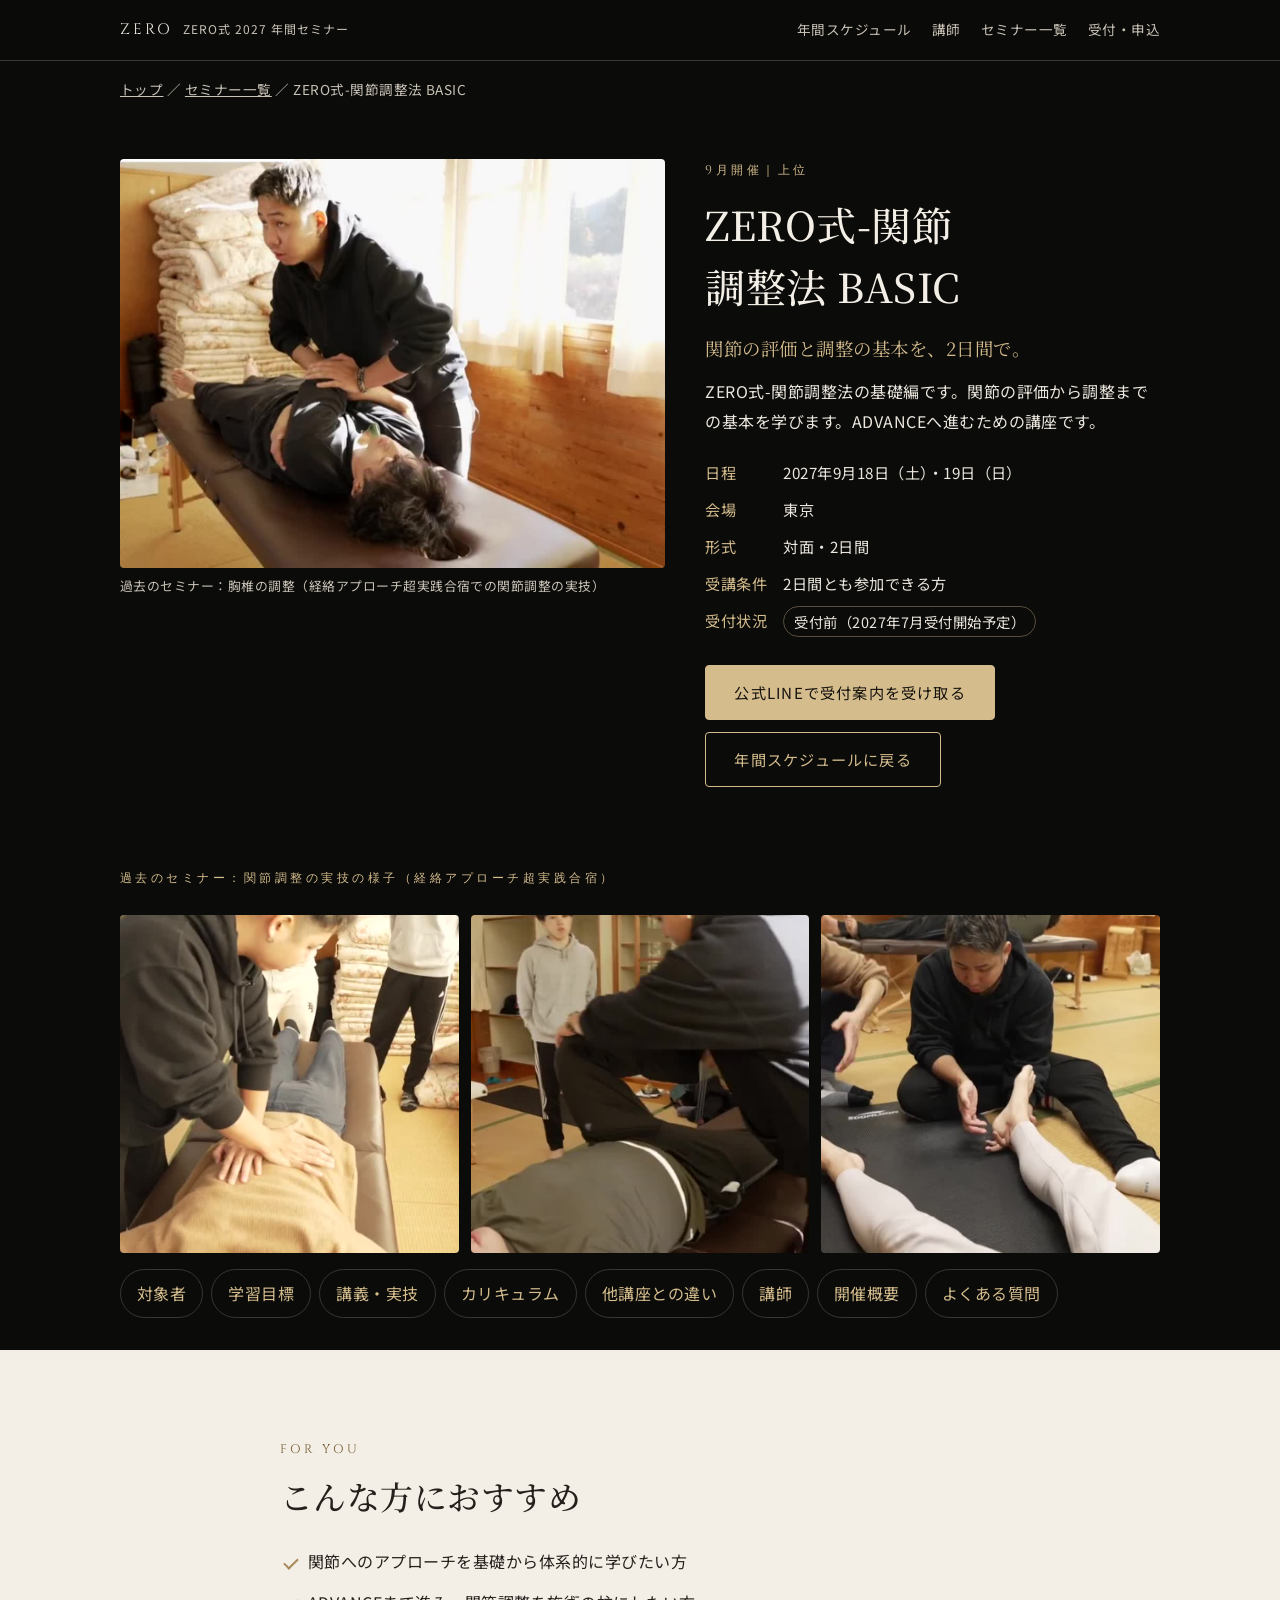
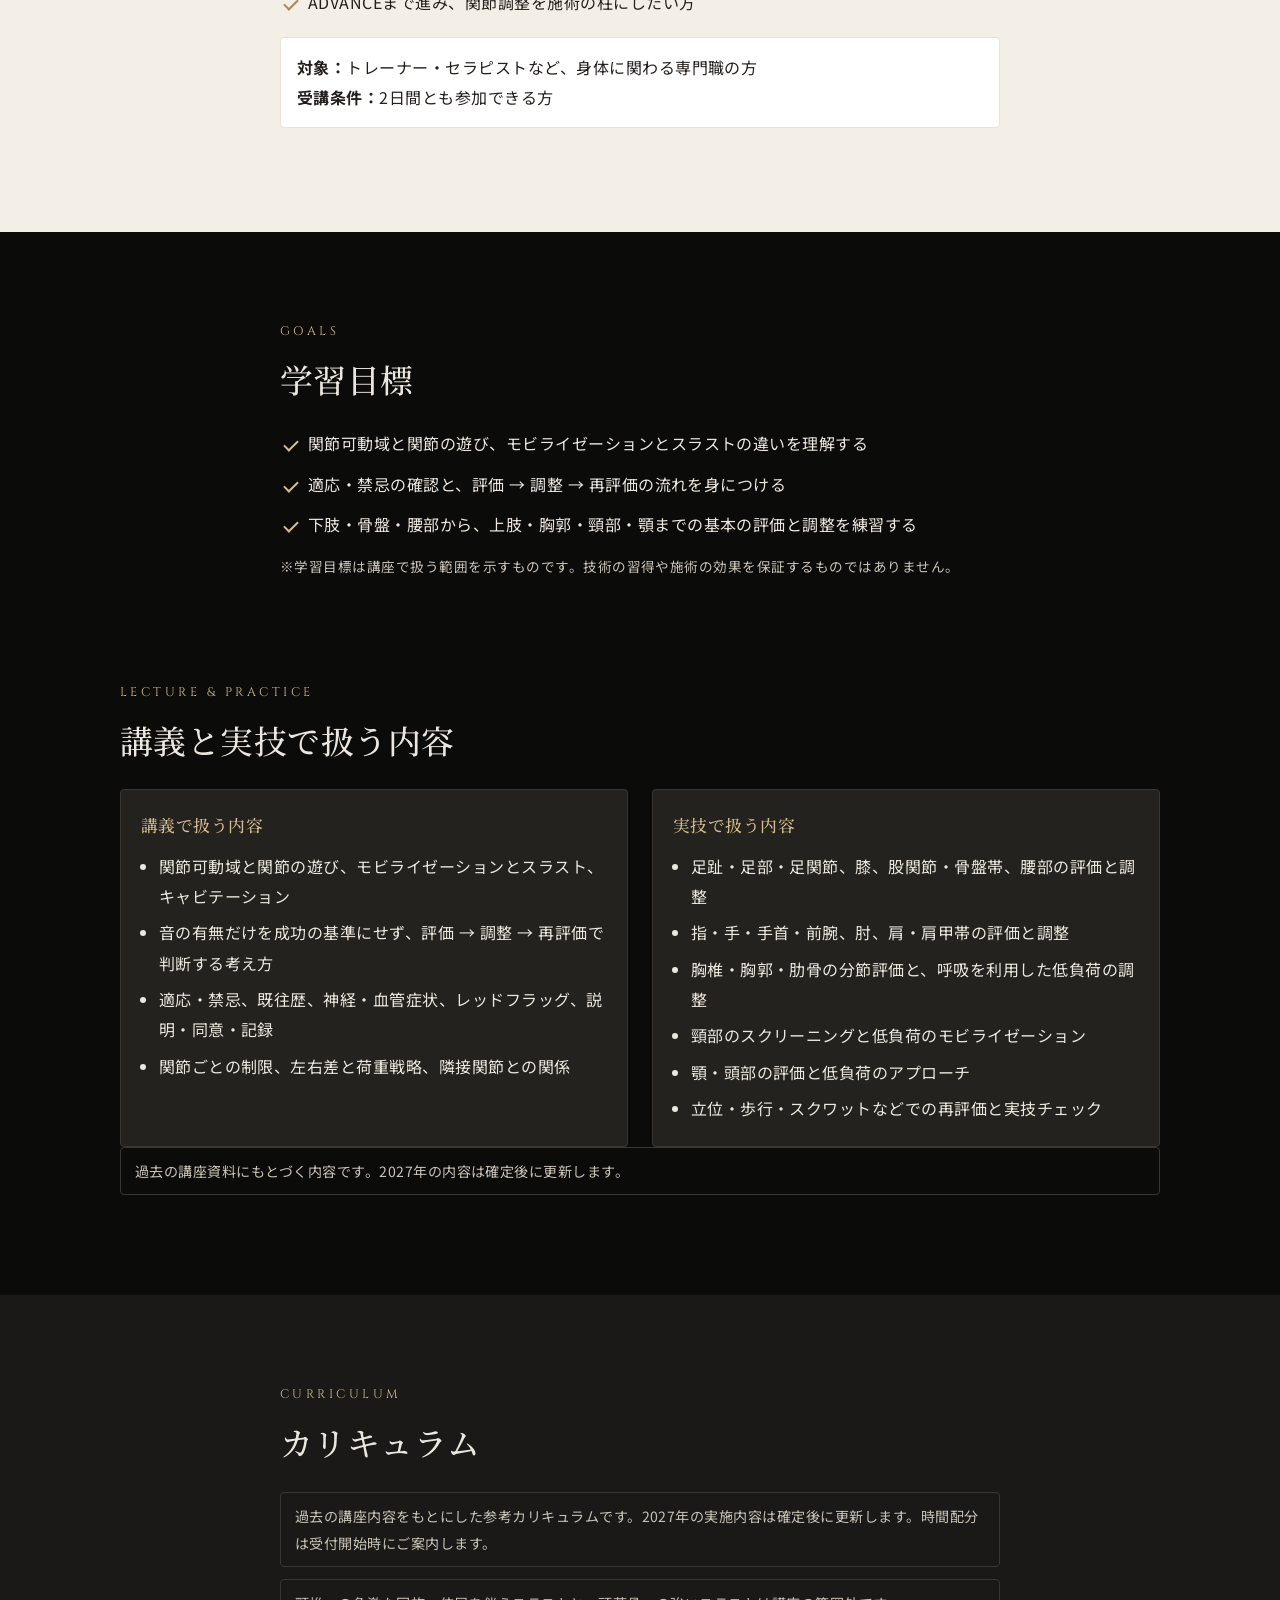
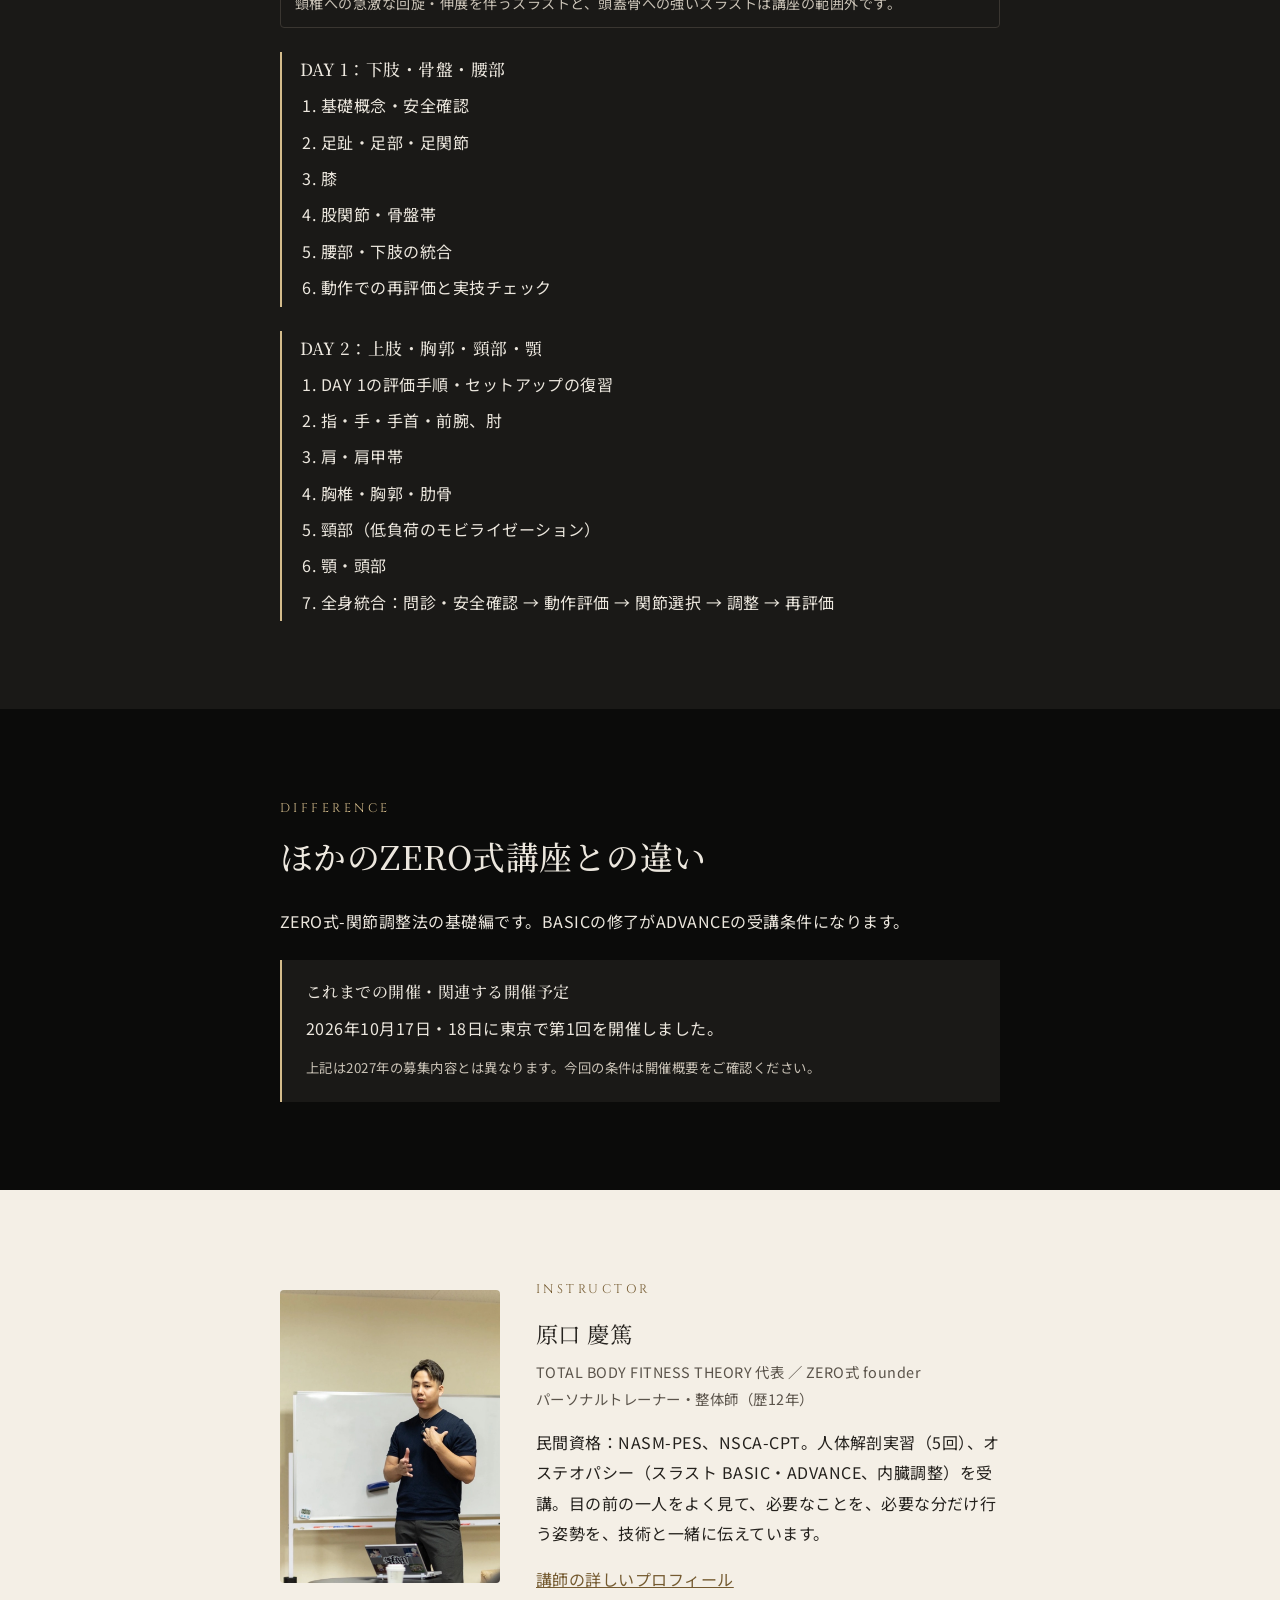
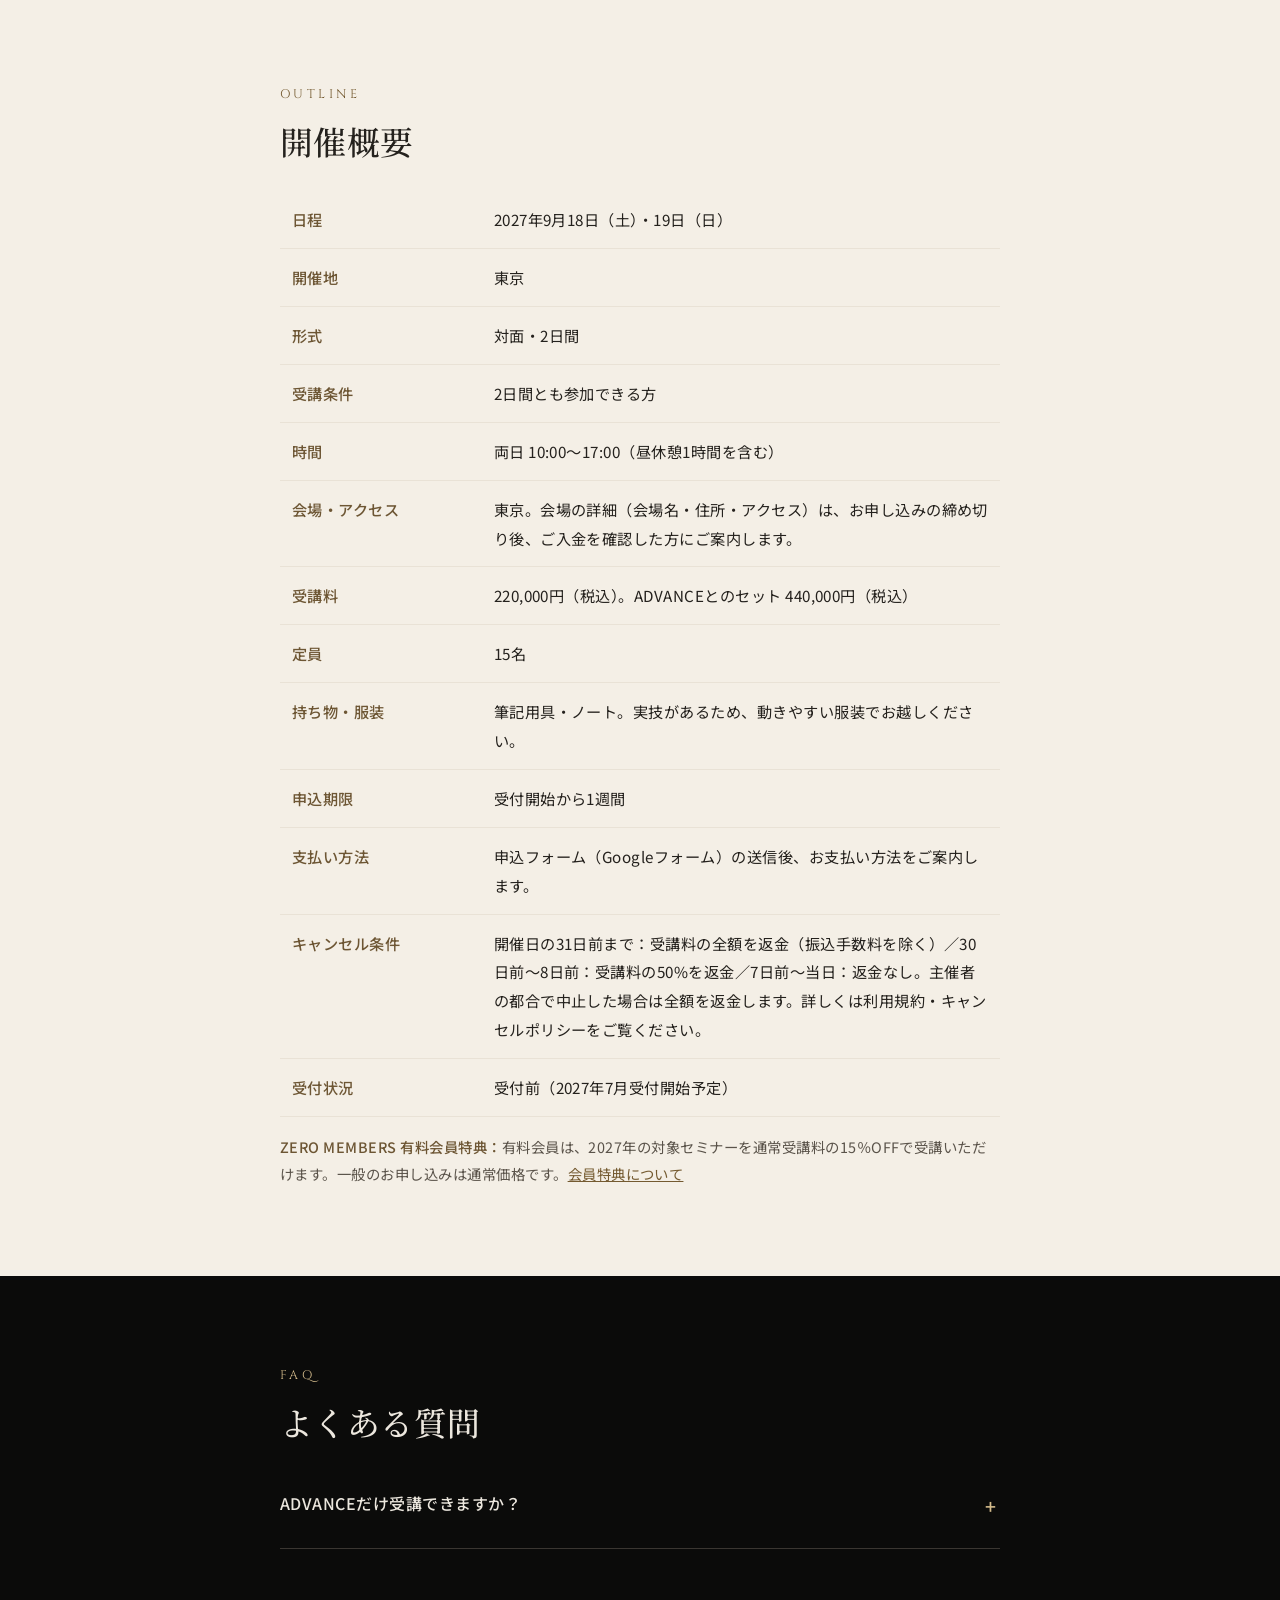
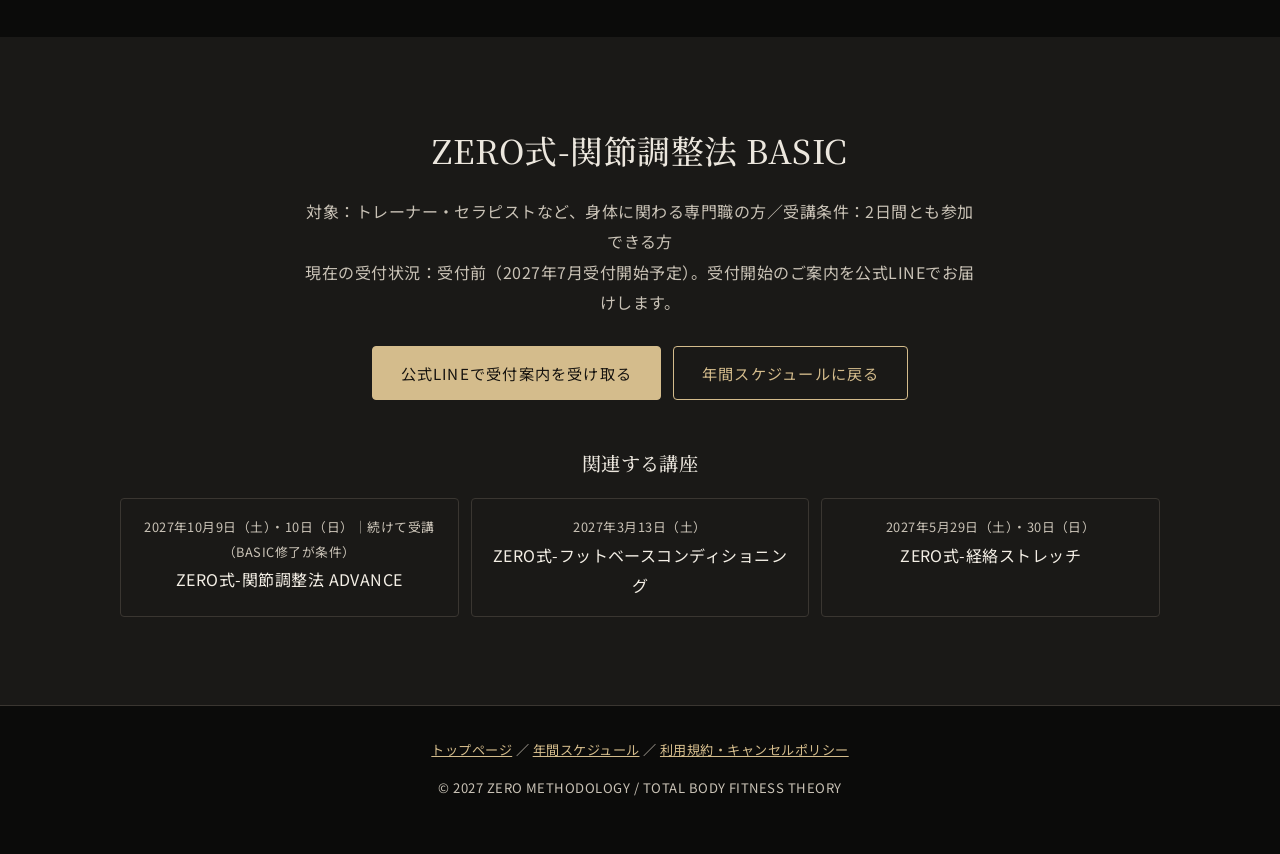
<file: seminars/kansetsu-basic/index.html>
<!DOCTYPE html>
<html lang="ja" class="no-js">
<head>
<meta charset="UTF-8">
<meta name="viewport" content="width=device-width, initial-scale=1.0, viewport-fit=cover">
<title>ZERO式-関節調整法 BASIC｜ZERO式 2027 年間セミナー</title>
<meta name="description" content="ZERO式-関節調整法 BASIC（2027年9月18日（土）・19日（日）・東京）。ZERO式-関節調整法の基礎編です。関節の評価から調整までの基本を学びます。ADVANCEへ進むための講座です。">
<meta property="og:title" content="ZERO式-関節調整法 BASIC｜ZERO式 2027 年間セミナー">
<meta property="og:description" content="ZERO式-関節調整法 BASIC（2027年9月18日（土）・19日（日）・東京）。ZERO式-関節調整法の基礎編です。関節の評価から調整までの基本を学びます。ADVANCEへ進むための講座です。">
<meta property="og:type" content="website">
<link rel="preconnect" href="https://fonts.googleapis.com">
<link rel="preconnect" href="https://fonts.gstatic.com" crossorigin>
<link rel="stylesheet" href="https://fonts.googleapis.com/css2?family=Cinzel:wght@400;500&family=Noto+Sans+JP:wght@400;500&family=Noto+Serif+JP:wght@500&display=swap">
<link rel="stylesheet" href="../../assets/style.css?v=d78a86f78c05">
<script src="../../assets/main.js?v=65ad460fbd22" defer></script>
</head>
<body class="has-sticky">
<a class="skip" href="#main">本文へ移動</a>
<header class="site-header"><div class="wrap">
  <a class="brand" href="../../">ZERO<small>ZERO式 2027 年間セミナー</small></a>
  <nav class="nav" aria-label="サイト内">
    <a href="../../#schedule">年間スケジュール</a><a href="../../#instructor">講師</a><a href="../../#seminars">セミナー一覧</a><a href="../../#entry">受付・申込</a>
  </nav>
  <details class="mobile-menu"><summary>メニュー</summary><nav aria-label="スマートフォンのサイト内メニュー"><a href="../../#schedule">年間スケジュール</a><a href="../../#instructor">講師プロフィール</a><a href="../../#seminars">セミナー一覧</a><a href="../../#entry">受付・申込</a></nav></details>
</div></header>
<main id="main">
<div class="wrap crumb"><a href="../../">トップ</a> ／ <a href="../../#seminars">セミナー一覧</a> ／ ZERO式-関節調整法 BASIC</div>
<div class="wrap d-hero">
  <figure class="d-photo"><img src="../../images/kansetsu-basic-main.jpg" alt="胸椎の調整（経絡アプローチ超実践合宿での関節調整の実技）" width="800" height="600"><figcaption>過去のセミナー：胸椎の調整（経絡アプローチ超実践合宿での関節調整の実技）</figcaption></figure>
  <div class="d-head">
    <p class="eyebrow">9月開催｜上位</p>
    <h1>ZERO式-関節調整法 BASIC</h1>
    <p class="catch">関節の評価と調整の基本を、2日間で。</p>
    <p>ZERO式-関節調整法の基礎編です。関節の評価から調整までの基本を学びます。ADVANCEへ進むための講座です。</p>
    <dl class="facts">
      <dt>日程</dt><dd>2027年9月18日（土）・19日（日）</dd>
      <dt>会場</dt><dd>東京</dd>
      <dt>形式</dt><dd>対面・2日間</dd>
      <dt>受講条件</dt><dd>2日間とも参加できる方</dd>
      <dt>受付状況</dt><dd><span class="st st-before">受付前（2027年7月受付開始予定）</span></dd>
    </dl>
    <div class="btns"><a class="btn solid" href="https://lin.ee/Tzghten" rel="noopener">公式LINEで受付案内を受け取る</a><a class="btn" href="../../#schedule">年間スケジュールに戻る</a></div>
  </div>
</div>
<div class="wrap"><p class="eyebrow">過去のセミナー：関節調整の実技の様子（経絡アプローチ超実践合宿）</p><div class="mood"><img src="../../images/kansetsu-basic-1.jpg" alt="過去のセミナー：関節調整の実技の様子（経絡アプローチ超実践合宿）" width="800" height="800" loading="lazy"><img src="../../images/kansetsu-basic-2.jpg" alt="過去のセミナー：関節調整の実技の様子（経絡アプローチ超実践合宿）" width="800" height="800" loading="lazy"><img src="../../images/kansetsu-basic-3.jpg" alt="過去のセミナー：関節調整の実技の様子（経絡アプローチ超実践合宿）" width="800" height="800" loading="lazy"></div></div>
<nav class="detail-nav wrap" aria-label="この講座のページ内目次"><a href="#for-you">対象者</a><a href="#goals">学習目標</a><a href="#content">講義・実技</a><a href="#curriculum">カリキュラム</a><a href="#diff">他講座との違い</a><a href="#instructor">講師</a><a href="#outline">開催概要</a><a href="#faq">よくある質問</a></nav>
<section id="for-you" class="sec-ivory d-sec"><div class="wrap narrow fade">
  <p class="eyebrow">FOR YOU</p>
  <h2>こんな方におすすめ</h2>
  <ul class="checks"><li>関節へのアプローチを基礎から体系的に学びたい方</li><li>ADVANCEまで進み、関節調整を施術の柱にしたい方</li></ul>
  <p class="cond-box"><strong>対象：</strong>トレーナー・セラピストなど、身体に関わる専門職の方<br><strong>受講条件：</strong>2日間とも参加できる方</p>
</div></section>

<section id="goals" class="d-sec"><div class="wrap narrow fade">
  <p class="eyebrow">GOALS</p>
  <h2>学習目標</h2>
  <ul class="checks"><li>関節可動域と関節の遊び、モビライゼーションとスラストの違いを理解する</li><li>適応・禁忌の確認と、評価 → 調整 → 再評価の流れを身につける</li><li>下肢・骨盤・腰部から、上肢・胸郭・頸部・顎までの基本の評価と調整を練習する</li></ul>
  <p class="note">※学習目標は講座で扱う範囲を示すものです。技術の習得や施術の効果を保証するものではありません。</p>
</div></section>

<section id="content" class="d-sec" style="padding-top:0"><div class="wrap fade">
  <p class="eyebrow">LECTURE &amp; PRACTICE</p>
  <h2>講義と実技で扱う内容</h2>
  <div class="two-col"><div><h3>講義で扱う内容</h3><ul class="dots"><li>関節可動域と関節の遊び、モビライゼーションとスラスト、キャビテーション</li><li>音の有無だけを成功の基準にせず、評価 → 調整 → 再評価で判断する考え方</li><li>適応・禁忌、既往歴、神経・血管症状、レッドフラッグ、説明・同意・記録</li><li>関節ごとの制限、左右差と荷重戦略、隣接関節との関係</li></ul></div><div><h3>実技で扱う内容</h3><ul class="dots"><li>足趾・足部・足関節、膝、股関節・骨盤帯、腰部の評価と調整</li><li>指・手・手首・前腕、肘、肩・肩甲帯の評価と調整</li><li>胸椎・胸郭・肋骨の分節評価と、呼吸を利用した低負荷の調整</li><li>頸部のスクリーニングと低負荷のモビライゼーション</li><li>顎・頭部の評価と低負荷のアプローチ</li><li>立位・歩行・スクワットなどでの再評価と実技チェック</li></ul></div></div><p class="ref-note">過去の講座資料にもとづく内容です。2027年の内容は確定後に更新します。</p>
</div></section>

<section id="curriculum" class="sec-charcoal d-sec"><div class="wrap narrow fade">
  <p class="eyebrow">CURRICULUM</p>
  <h2>カリキュラム</h2>
  <p class="ref-note">過去の講座内容をもとにした参考カリキュラムです。2027年の実施内容は確定後に更新します。時間配分は受付開始時にご案内します。</p><p class="ref-note">頸椎への急激な回旋・伸展を伴うスラストと、頭蓋骨への強いスラストは講座の範囲外です。</p><div class="day"><h3>DAY 1：下肢・骨盤・腰部</h3><ol><li>基礎概念・安全確認</li><li>足趾・足部・足関節</li><li>膝</li><li>股関節・骨盤帯</li><li>腰部・下肢の統合</li><li>動作での再評価と実技チェック</li></ol></div><div class="day"><h3>DAY 2：上肢・胸郭・頸部・顎</h3><ol><li>DAY 1の評価手順・セットアップの復習</li><li>指・手・手首・前腕、肘</li><li>肩・肩甲帯</li><li>胸椎・胸郭・肋骨</li><li>頸部（低負荷のモビライゼーション）</li><li>顎・頭部</li><li>全身統合：問診・安全確認 → 動作評価 → 関節選択 → 調整 → 再評価</li></ol></div>
</div></section>

<section id="diff" class="d-sec"><div class="wrap narrow fade">
  <p class="eyebrow">DIFFERENCE</p>
  <h2>ほかのZERO式講座との違い</h2>
  <p>ZERO式-関節調整法の基礎編です。BASICの修了がADVANCEの受講条件になります。</p>
  <aside class="history-note"><h3>これまでの開催・関連する開催予定</h3><p>2026年10月17日・18日に東京で第1回を開催しました。</p><small>上記は2027年の募集内容とは異なります。今回の条件は開催概要をご確認ください。</small></aside>
</div></section>
<section id="instructor" class="sec-ivory d-sec"><div class="wrap narrow intro fade">
  <img src="../../images/lecture-talk.jpg" alt="セミナーで受講者に向けて話す原口慶篤" width="440" height="587" loading="lazy">
  <div>
    <p class="eyebrow">INSTRUCTOR</p>
    <p class="name">原口 慶篤</p>
    <p class="role">TOTAL BODY FITNESS THEORY 代表 ／ ZERO式 founder<br>パーソナルトレーナー・整体師（歴12年）</p>
    <p>民間資格：NASM-PES、NSCA-CPT。人体解剖実習（5回）、オステオパシー（スラスト BASIC・ADVANCE、内臓調整）を受講。目の前の一人をよく見て、必要なことを、必要な分だけ行う姿勢を、技術と一緒に伝えています。</p>
    <a href="../../#instructor">講師の詳しいプロフィール</a>
  </div>
</div></section>
<section id="outline" class="sec-ivory d-sec" style="padding-top:0"><div class="wrap narrow">
  <p class="eyebrow">OUTLINE</p>
  <h2>開催概要</h2>
  <table class="outline">
    <tr><th scope="row">日程</th><td>2027年9月18日（土）・19日（日）</td></tr>
    <tr><th scope="row">開催地</th><td>東京</td></tr>
    <tr><th scope="row">形式</th><td>対面・2日間</td></tr>
    <tr><th scope="row">受講条件</th><td>2日間とも参加できる方</td></tr>
    <tr><th scope="row">時間</th><td>両日 10:00〜17:00（昼休憩1時間を含む）</td></tr><tr><th scope="row">会場・アクセス</th><td>東京。会場の詳細（会場名・住所・アクセス）は、お申し込みの締め切り後、ご入金を確認した方にご案内します。</td></tr><tr><th scope="row">受講料</th><td>220,000円（税込）。ADVANCEとのセット 440,000円（税込）</td></tr><tr><th scope="row">定員</th><td>15名</td></tr><tr><th scope="row">持ち物・服装</th><td>筆記用具・ノート。実技があるため、動きやすい服装でお越しください。</td></tr><tr><th scope="row">申込期限</th><td>受付開始から1週間</td></tr><tr><th scope="row">支払い方法</th><td>申込フォーム（Googleフォーム）の送信後、お支払い方法をご案内します。</td></tr><tr><th scope="row">キャンセル条件</th><td>開催日の31日前まで：受講料の全額を返金（振込手数料を除く）／30日前〜8日前：受講料の50%を返金／7日前〜当日：返金なし。主催者の都合で中止した場合は全額を返金します。詳しくは利用規約・キャンセルポリシーをご覧ください。</td></tr>
    <tr><th scope="row">受付状況</th><td>受付前（2027年7月受付開始予定）</td></tr>
  </table>
  <p class="members-note"><strong>ZERO MEMBERS 有料会員特典：</strong>有料会員は、2027年の対象セミナーを通常受講料の15％OFFで受講いただけます。一般のお申し込みは通常価格です。<a href="../../#members">会員特典について</a></p>
</div></section>
<section id="faq" class="d-sec faq"><div class="wrap narrow">
  <p class="eyebrow">FAQ</p>
  <h2>よくある質問</h2>
  <details><summary>ADVANCEだけ受講できますか？</summary><p>ADVANCEはBASICの修了者が対象です。先にBASICを受講してください。</p></details>
</div></section>
<section class="sec-charcoal line-cta"><div class="wrap narrow">
  <h2>ZERO式-関節調整法 BASIC</h2>
  <p class="lead">対象：トレーナー・セラピストなど、身体に関わる専門職の方／受講条件：2日間とも参加できる方<br>現在の受付状況：受付前（2027年7月受付開始予定）。受付開始のご案内を公式LINEでお届けします。</p>
  <div class="btns"><a class="btn solid" href="https://lin.ee/Tzghten" rel="noopener">公式LINEで受付案内を受け取る</a><a class="btn" href="../../#schedule">年間スケジュールに戻る</a></div>
</div>
<div class="wrap" style="margin-top:48px"><h3>関連する講座</h3><div class="related"><a href="../../seminars/kansetsu-advance/"><small>2027年10月9日（土）・10日（日）｜続けて受講（BASIC修了が条件）</small>ZERO式-関節調整法 ADVANCE</a><a href="../../seminars/foot/"><small>2027年3月13日（土）</small>ZERO式-フットベースコンディショニング</a><a href="../../seminars/keiraku/"><small>2027年5月29日（土）・30日（日）</small>ZERO式-経絡ストレッチ</a></div></div>
</section>
</main>
<footer class="site-footer">
  <p><a href="../../">トップページ</a> ／ <a href="../../#schedule">年間スケジュール</a> ／ <a href="../../terms/">利用規約・キャンセルポリシー</a></p>
  <p>© 2027 ZERO METHODOLOGY / TOTAL BODY FITNESS THEORY</p>
</footer>
<div class="sticky-cta"><a class="btn" href="../../#schedule">年間日程</a><a class="btn solid" href="https://lin.ee/Tzghten" rel="noopener">LINE受付案内</a></div>
</body>
</html>
</file>
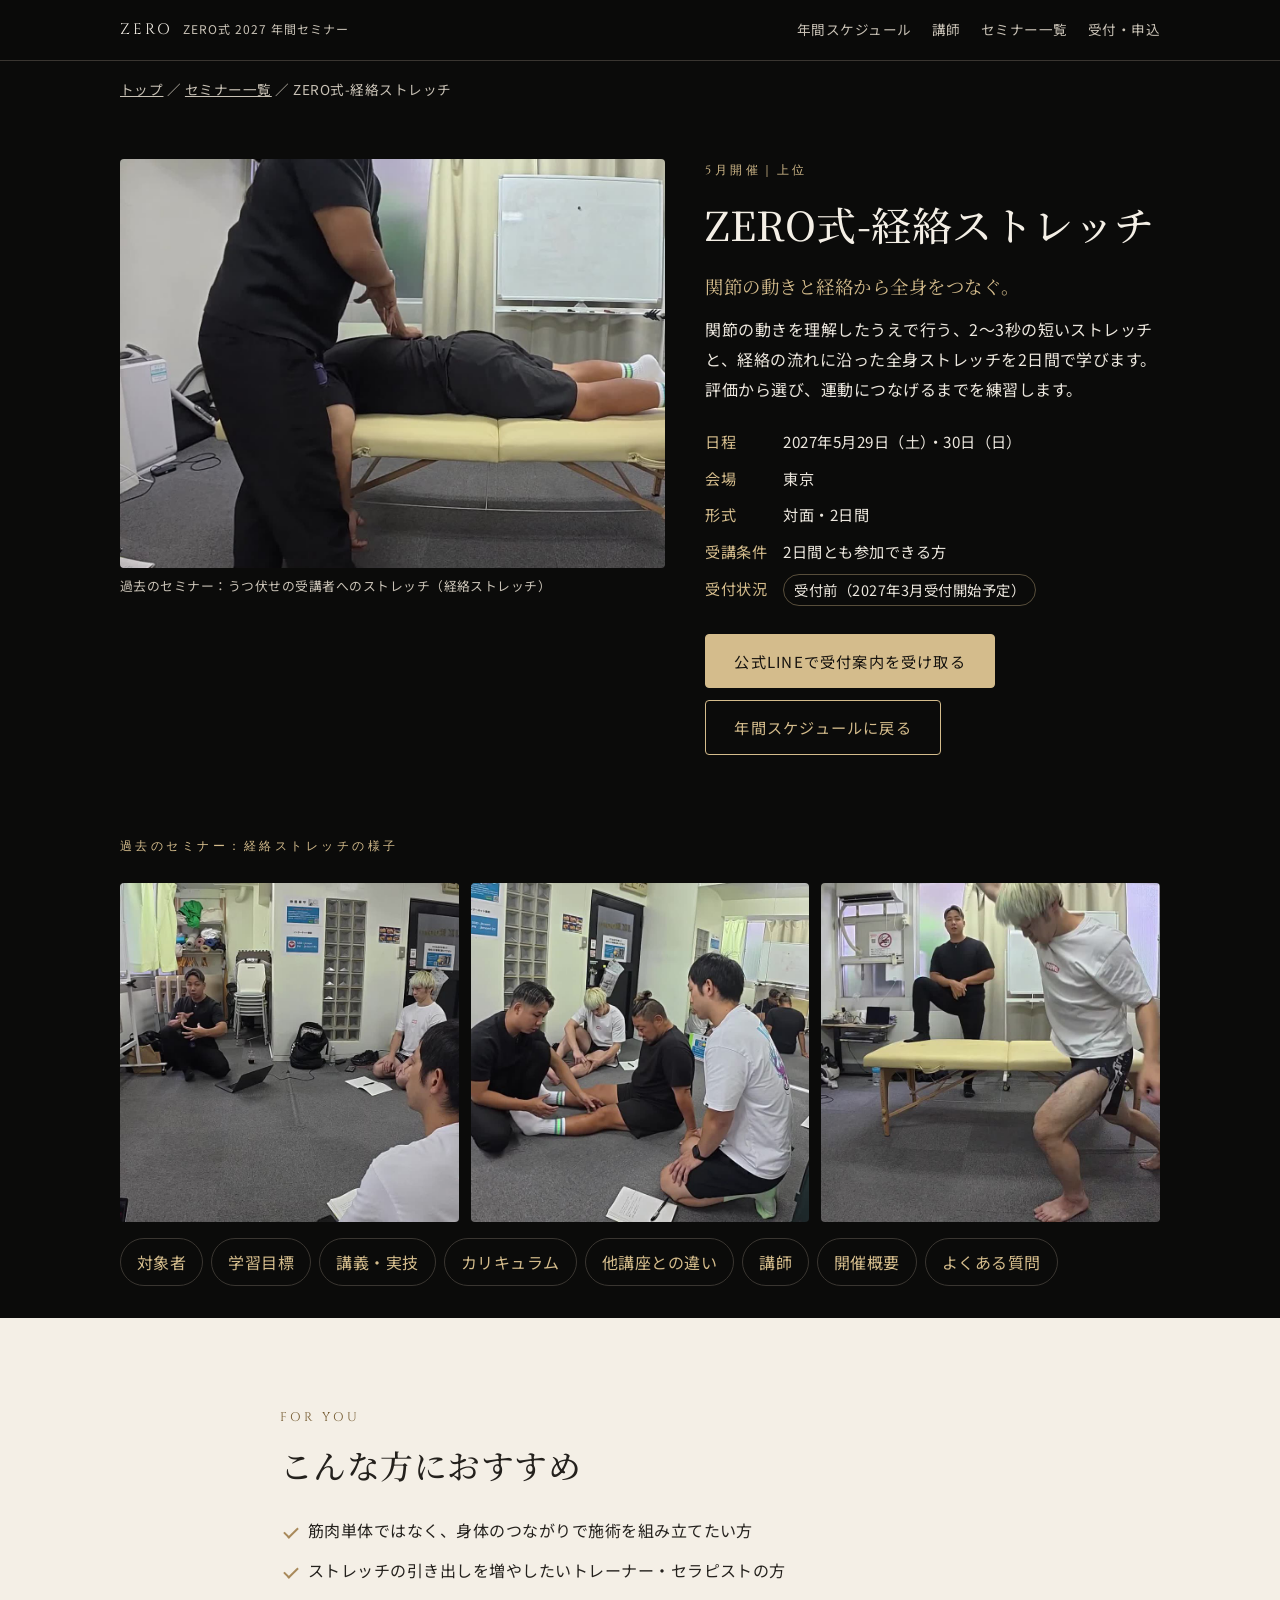
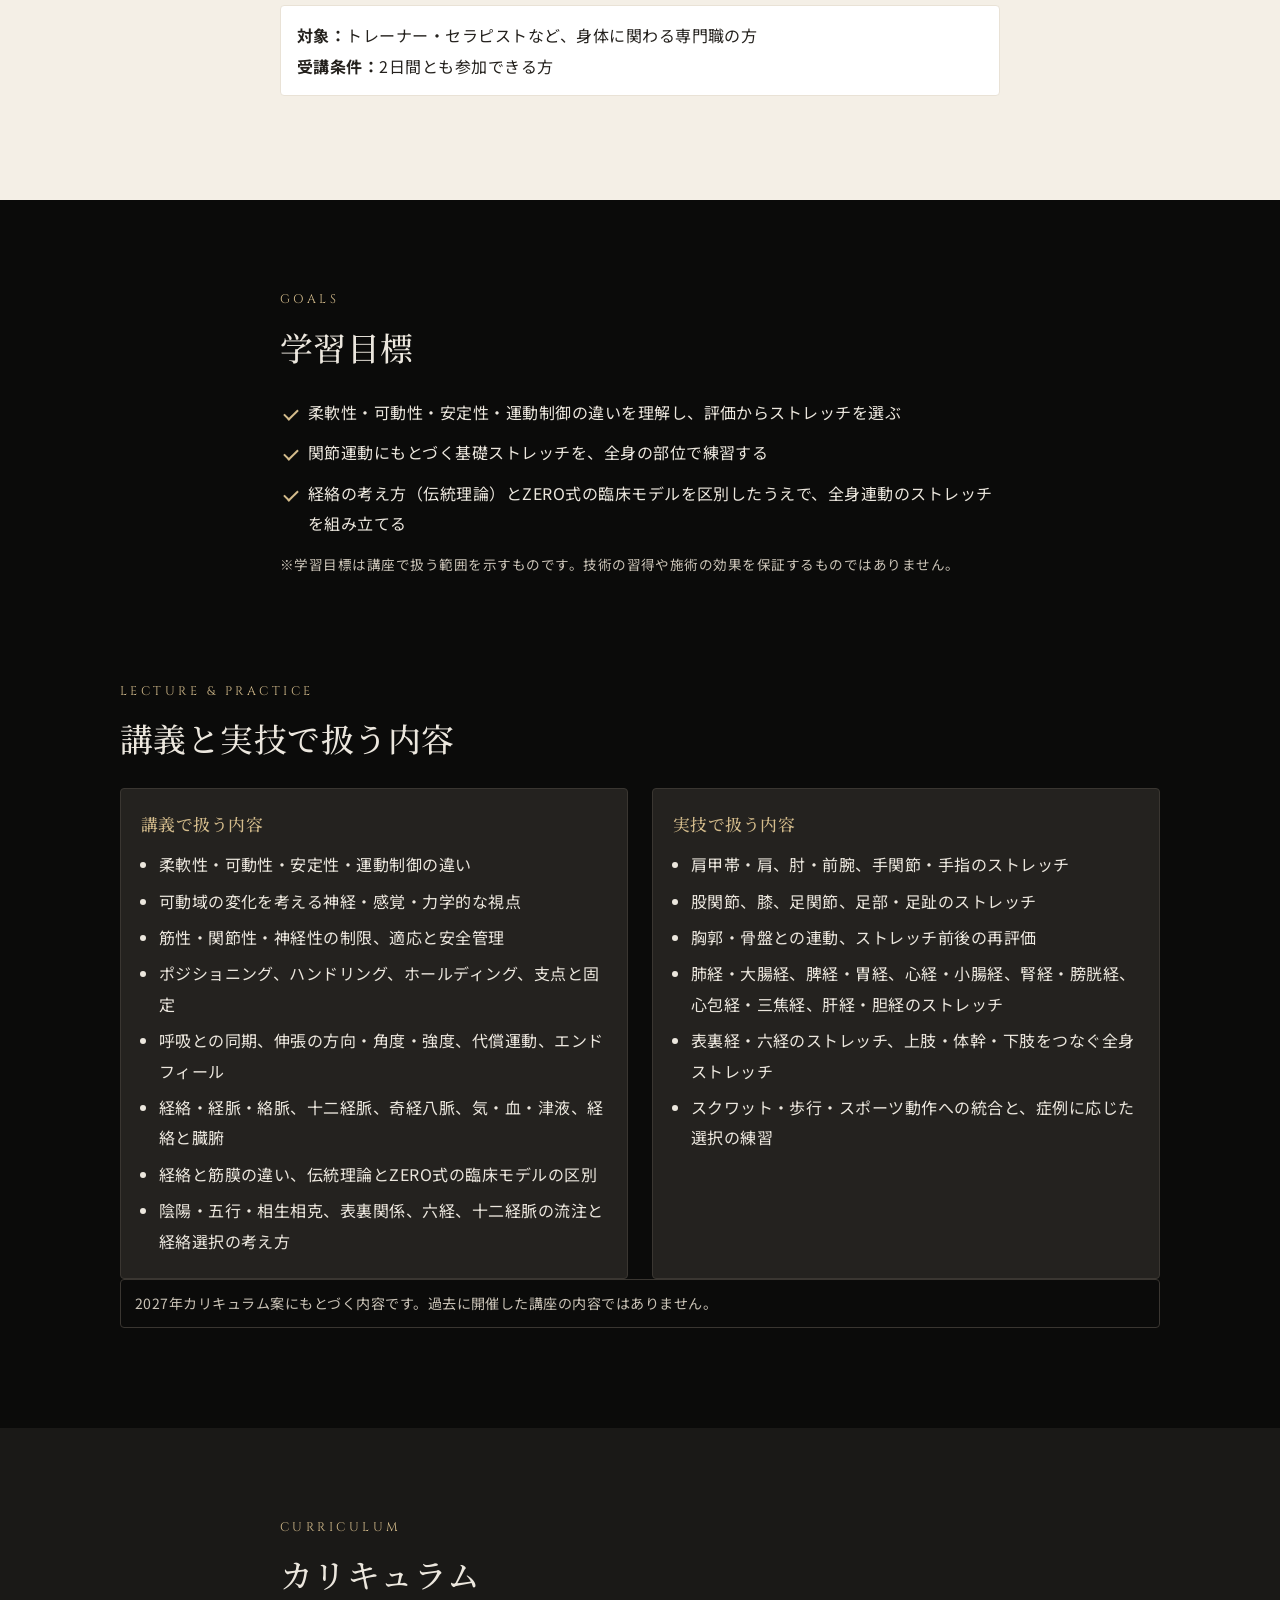
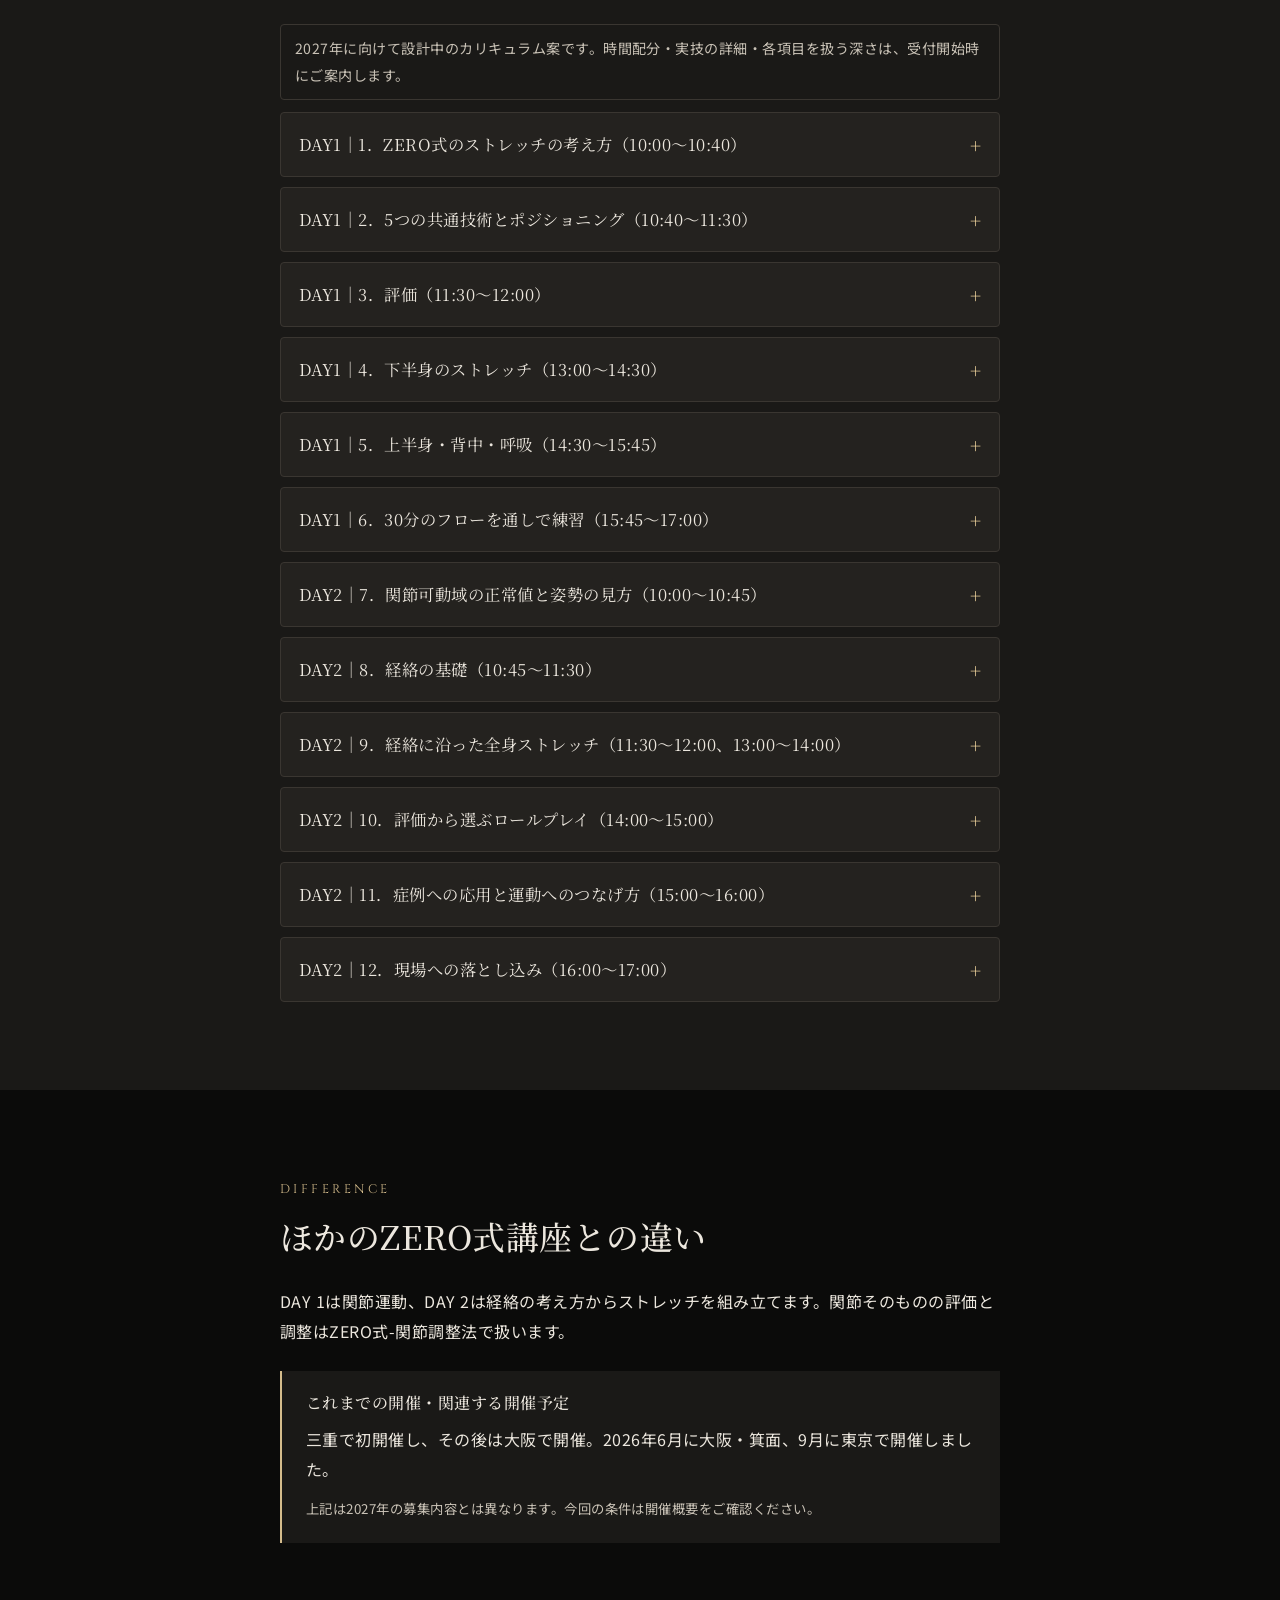
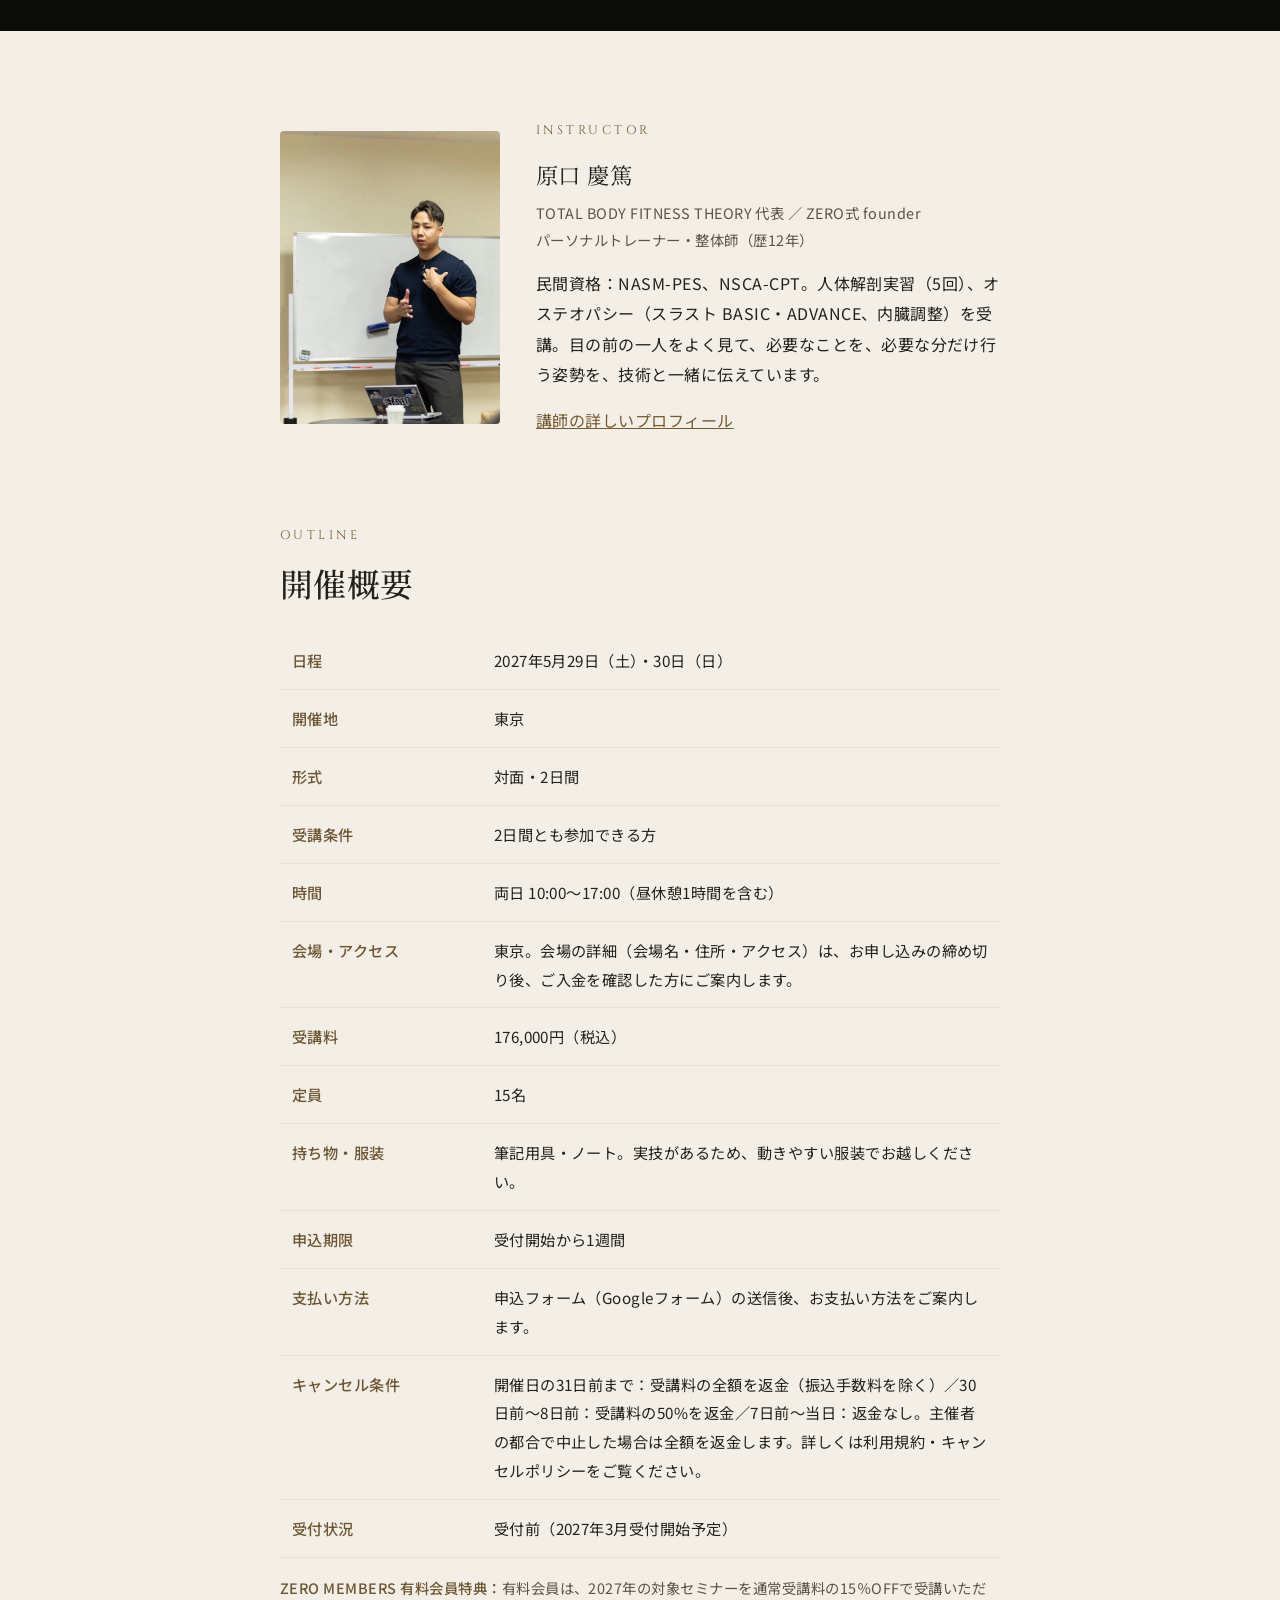
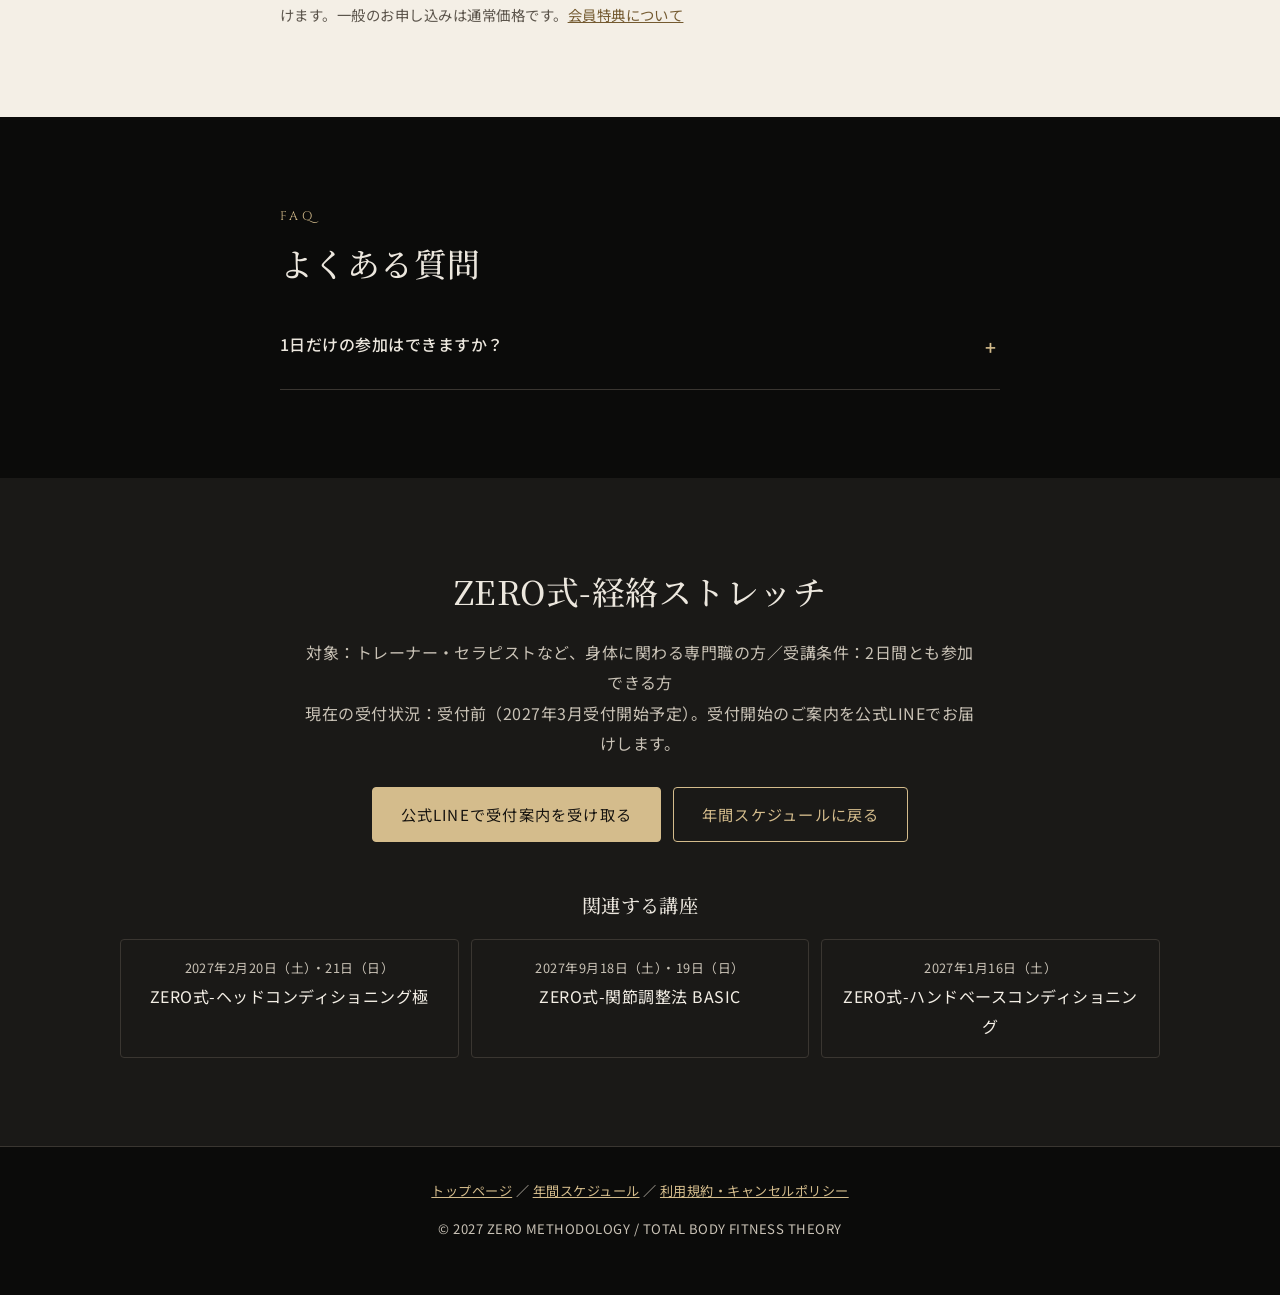
<file: seminars/keiraku/index.html>
<!DOCTYPE html>
<html lang="ja" class="no-js">
<head>
<meta charset="UTF-8">
<meta name="viewport" content="width=device-width, initial-scale=1.0, viewport-fit=cover">
<title>ZERO式-経絡ストレッチ｜ZERO式 2027 年間セミナー</title>
<meta name="description" content="ZERO式-経絡ストレッチ（2027年5月29日（土）・30日（日）・東京）。関節の動きを理解したうえで行う、2〜3秒の短いストレッチと、経絡の流れに沿った全身ストレッチを2日間で学びます。評価から選び、運動につなげるまでを練習します。">
<meta property="og:title" content="ZERO式-経絡ストレッチ｜ZERO式 2027 年間セミナー">
<meta property="og:description" content="ZERO式-経絡ストレッチ（2027年5月29日（土）・30日（日）・東京）。関節の動きを理解したうえで行う、2〜3秒の短いストレッチと、経絡の流れに沿った全身ストレッチを2日間で学びます。評価から選び、運動につなげるまでを練習します。">
<meta property="og:type" content="website">
<link rel="preconnect" href="https://fonts.googleapis.com">
<link rel="preconnect" href="https://fonts.gstatic.com" crossorigin>
<link rel="stylesheet" href="https://fonts.googleapis.com/css2?family=Cinzel:wght@400;500&family=Noto+Sans+JP:wght@400;500&family=Noto+Serif+JP:wght@500&display=swap">
<link rel="stylesheet" href="../../assets/style.css?v=d78a86f78c05">
<script src="../../assets/main.js?v=65ad460fbd22" defer></script>
</head>
<body class="has-sticky">
<a class="skip" href="#main">本文へ移動</a>
<header class="site-header"><div class="wrap">
  <a class="brand" href="../../">ZERO<small>ZERO式 2027 年間セミナー</small></a>
  <nav class="nav" aria-label="サイト内">
    <a href="../../#schedule">年間スケジュール</a><a href="../../#instructor">講師</a><a href="../../#seminars">セミナー一覧</a><a href="../../#entry">受付・申込</a>
  </nav>
  <details class="mobile-menu"><summary>メニュー</summary><nav aria-label="スマートフォンのサイト内メニュー"><a href="../../#schedule">年間スケジュール</a><a href="../../#instructor">講師プロフィール</a><a href="../../#seminars">セミナー一覧</a><a href="../../#entry">受付・申込</a></nav></details>
</div></header>
<main id="main">
<div class="wrap crumb"><a href="../../">トップ</a> ／ <a href="../../#seminars">セミナー一覧</a> ／ ZERO式-経絡ストレッチ</div>
<div class="wrap d-hero">
  <figure class="d-photo"><img src="../../images/keiraku-main.jpg" alt="うつ伏せの受講者へのストレッチ（経絡ストレッチ）" width="800" height="600"><figcaption>過去のセミナー：うつ伏せの受講者へのストレッチ（経絡ストレッチ）</figcaption></figure>
  <div class="d-head">
    <p class="eyebrow">5月開催｜上位</p>
    <h1>ZERO式-経絡ストレッチ</h1>
    <p class="catch">関節の動きと経絡から全身をつなぐ。</p>
    <p>関節の動きを理解したうえで行う、2〜3秒の短いストレッチと、経絡の流れに沿った全身ストレッチを2日間で学びます。評価から選び、運動につなげるまでを練習します。</p>
    <dl class="facts">
      <dt>日程</dt><dd>2027年5月29日（土）・30日（日）</dd>
      <dt>会場</dt><dd>東京</dd>
      <dt>形式</dt><dd>対面・2日間</dd>
      <dt>受講条件</dt><dd>2日間とも参加できる方</dd>
      <dt>受付状況</dt><dd><span class="st st-before">受付前（2027年3月受付開始予定）</span></dd>
    </dl>
    <div class="btns"><a class="btn solid" href="https://lin.ee/Tzghten" rel="noopener">公式LINEで受付案内を受け取る</a><a class="btn" href="../../#schedule">年間スケジュールに戻る</a></div>
  </div>
</div>
<div class="wrap"><p class="eyebrow">過去のセミナー：経絡ストレッチの様子</p><div class="mood"><img src="../../images/keiraku-1.jpg" alt="過去のセミナー：経絡ストレッチの様子" width="800" height="800" loading="lazy"><img src="../../images/keiraku-2.jpg" alt="過去のセミナー：経絡ストレッチの様子" width="800" height="800" loading="lazy"><img src="../../images/keiraku-3.jpg" alt="過去のセミナー：経絡ストレッチの様子" width="800" height="800" loading="lazy"></div></div>
<nav class="detail-nav wrap" aria-label="この講座のページ内目次"><a href="#for-you">対象者</a><a href="#goals">学習目標</a><a href="#content">講義・実技</a><a href="#curriculum">カリキュラム</a><a href="#diff">他講座との違い</a><a href="#instructor">講師</a><a href="#outline">開催概要</a><a href="#faq">よくある質問</a></nav>
<section id="for-you" class="sec-ivory d-sec"><div class="wrap narrow fade">
  <p class="eyebrow">FOR YOU</p>
  <h2>こんな方におすすめ</h2>
  <ul class="checks"><li>筋肉単体ではなく、身体のつながりで施術を組み立てたい方</li><li>ストレッチの引き出しを増やしたいトレーナー・セラピストの方</li></ul>
  <p class="cond-box"><strong>対象：</strong>トレーナー・セラピストなど、身体に関わる専門職の方<br><strong>受講条件：</strong>2日間とも参加できる方</p>
</div></section>

<section id="goals" class="d-sec"><div class="wrap narrow fade">
  <p class="eyebrow">GOALS</p>
  <h2>学習目標</h2>
  <ul class="checks"><li>柔軟性・可動性・安定性・運動制御の違いを理解し、評価からストレッチを選ぶ</li><li>関節運動にもとづく基礎ストレッチを、全身の部位で練習する</li><li>経絡の考え方（伝統理論）とZERO式の臨床モデルを区別したうえで、全身連動のストレッチを組み立てる</li></ul>
  <p class="note">※学習目標は講座で扱う範囲を示すものです。技術の習得や施術の効果を保証するものではありません。</p>
</div></section>

<section id="content" class="d-sec" style="padding-top:0"><div class="wrap fade">
  <p class="eyebrow">LECTURE &amp; PRACTICE</p>
  <h2>講義と実技で扱う内容</h2>
  <div class="two-col"><div><h3>講義で扱う内容</h3><ul class="dots"><li>柔軟性・可動性・安定性・運動制御の違い</li><li>可動域の変化を考える神経・感覚・力学的な視点</li><li>筋性・関節性・神経性の制限、適応と安全管理</li><li>ポジショニング、ハンドリング、ホールディング、支点と固定</li><li>呼吸との同期、伸張の方向・角度・強度、代償運動、エンドフィール</li><li>経絡・経脈・絡脈、十二経脈、奇経八脈、気・血・津液、経絡と臓腑</li><li>経絡と筋膜の違い、伝統理論とZERO式の臨床モデルの区別</li><li>陰陽・五行・相生相克、表裏関係、六経、十二経脈の流注と経絡選択の考え方</li></ul></div><div><h3>実技で扱う内容</h3><ul class="dots"><li>肩甲帯・肩、肘・前腕、手関節・手指のストレッチ</li><li>股関節、膝、足関節、足部・足趾のストレッチ</li><li>胸郭・骨盤との連動、ストレッチ前後の再評価</li><li>肺経・大腸経、脾経・胃経、心経・小腸経、腎経・膀胱経、心包経・三焦経、肝経・胆経のストレッチ</li><li>表裏経・六経のストレッチ、上肢・体幹・下肢をつなぐ全身ストレッチ</li><li>スクワット・歩行・スポーツ動作への統合と、症例に応じた選択の練習</li></ul></div></div><p class="ref-note">2027年カリキュラム案にもとづく内容です。過去に開催した講座の内容ではありません。</p>
</div></section>

<section id="curriculum" class="sec-charcoal d-sec"><div class="wrap narrow fade">
  <p class="eyebrow">CURRICULUM</p>
  <h2>カリキュラム</h2>
  <p class="ref-note">2027年に向けて設計中のカリキュラム案です。時間配分・実技の詳細・各項目を扱う深さは、受付開始時にご案内します。</p><div class="acc"><details><summary>DAY1｜1．ZERO式のストレッチの考え方（10:00〜10:40）</summary><ul class="dots"><li>目的は筋を伸ばすことではなく、必要な動きを安全に取り戻すこと</li><li>動く関節（モビリティ）だけでなく、安定させる関節（スタビリティ）もストレッチする理由</li><li>なぜ効くのか：2〜3秒の短いストレッチで筋の緊張が下がり、出力は落ちにくい（長く伸ばすと力が出にくくなる）</li><li>なぜ効くのか：関節の中の動き（転がり・滑り、凹凸の法則）に沿って動かすと、詰まらずに可動域が出る</li><li>現場では：トレーニング前のウォームアップとしても使える</li></ul></details><details><summary>DAY1｜2．5つの共通技術とポジショニング（10:40〜11:30）</summary><ul class="dots"><li>ポジショニング・ハンドリング（握らずに面で支える）・シンクロニシティ（呼吸を合わせる）・ボディコントロール・ホールディング</li><li>ストレッチ前のポジショニング：首を整え、手足を解剖学的な位置に戻す</li><li>なぜ効くのか：面で支えて呼吸を合わせると、相手の防御的な緊張（筋の構え）が入りにくい</li><li>なぜ効くのか：体の位置が整うと、筋の長さがそろい、狙った筋だけを伸ばせる</li><li>実技：ペアで5つの技術を確認し、施術者の体の使い方を練習</li></ul></details><details><summary>DAY1｜3．評価（11:30〜12:00）</summary><ul class="dots"><li>動きを止めている原因を3つに分ける：筋・関節・神経</li><li>自動（自分で動かす）と他動（動かしてもらう）の比較、エンドフィール</li><li>なぜ必要か：原因によって選ぶストレッチが変わる。筋なら伸ばす、関節なら関節の中の動きを出す、神経なら神経の滑りを出す</li><li>中止の基準、行ってはいけない場合</li><li>実技：前屈・ランジ・歩行・仰向けでの股関節の動きを、ペアで評価して記録</li></ul></details><details><summary>DAY1｜4．下半身のストレッチ（13:00〜14:30）</summary><ul class="dots"><li>膝の内側のケア（膝蓋骨の位置を整える）</li><li>下腿：腓腹筋 → ヒラメ筋 → 膝を伸ばしながら、の3段階</li><li>殿筋：股関節前面の詰まりがある人へ（大腿骨頭を下に押し込みながら）</li><li>内転筋群を角度で分ける（45°・90°・120°）、ハムストリングス（神経の伸びまで）</li><li>股関節の外旋筋・大腿筋膜張筋・腸腰筋、スコーピオンストレッチ</li><li>なぜ効くのか：筋の走る方向と付着部に合わせて角度を変えると、伸びる筋が変わる</li><li>実技：各ストレッチの前後で、前屈・しゃがみ込み・歩行を比べる</li></ul></details><details><summary>DAY1｜5．上半身・背中・呼吸（14:30〜15:45）</summary><ul class="dots"><li>大胸筋（上部・中部・下部）、小胸筋、上腕二頭筋・上腕三頭筋・前腕・広背筋</li><li>胸椎と肋骨（フレア・クローズ）</li><li>横向き・座位での肩と胸郭のストレッチ</li><li>背中のストレッチと、背中に空気を入れる呼吸</li><li>なぜ効くのか：肩甲骨は胸郭の上を動くため、胸郭と肋骨が動くと肩の動きも変わる</li><li>実技：前後で、腕の挙上・体幹の回旋・呼吸の入り方を比べる</li></ul></details><details><summary>DAY1｜6．30分のフローを通しで練習（15:45〜17:00）</summary><ul class="dots"><li>うつ伏せ → 上向き → 横向き → 座位の順で約30分</li><li>体位を変える順番の理由：相手が起き上がる回数を減らし、緊張させない</li><li>実技：ペアで交代しながら通し練習</li><li>現場では：30分のストレッチメニューとしてそのまま提供できる</li></ul></details><details><summary>DAY2｜7．関節可動域の正常値と姿勢の見方（10:00〜10:45）</summary><ul class="dots"><li>肩・股関節・足関節・手関節の可動域の正常値</li><li>首のカップリングモーション（側屈と回旋が組み合わさる動き）</li><li>日本人に多いフラットバック、肩甲骨の10方向の動き</li><li>なぜ必要か：正常値を知らないと、どこまで戻せばいいかが分からない</li></ul></details><details><summary>DAY2｜8．経絡の基礎（10:45〜11:30）</summary><ul class="dots"><li>経脈と絡脈、陰と陽、五行の相生・相剋</li><li>十二経脈の流れ（流注）と三陰三陽</li><li>なぜストレッチに経絡を使うのか：経絡の流れは筋膜のつながり（筋の連なり）と重なる部分が多く、離れた場所から全身の動きを変える手がかりになる</li><li>首の不調に対して、手足の経絡から全身へつなげる考え方</li></ul></details><details><summary>DAY2｜9．経絡に沿った全身ストレッチ（11:30〜12:00、13:00〜14:00）</summary><ul class="dots"><li>股関節（中殿筋・大腿筋膜張筋・方形筋・深層外旋筋）</li><li>肩のインナー、腹斜筋、広背筋</li><li>首（僧帽筋・肩甲挙筋・胸鎖乳突筋）</li><li>なぜ効くのか：痛い場所から離れたつながりの部分を緩めると、痛い場所にかかる張力が減る</li><li>実技：首の不調を、手足と体幹から変えて前後比較</li></ul></details><details><summary>DAY2｜10．評価から選ぶロールプレイ（14:00〜15:00）</summary><ul class="dots"><li>首の6方向（屈曲・伸展・側屈・回旋）の評価からストレッチを選ぶ</li><li>評価から選ぶストレッチの対応表（首・肩・体幹・股関節・足関節）</li><li>実技：ペアで評価 → 選択 → ストレッチ → 再評価</li></ul></details><details><summary>DAY2｜11．症例への応用と運動へのつなげ方（15:00〜16:00）</summary><ul class="dots"><li>背中の張りが取れない人、指が握れない人、背中が硬く丸い人</li><li>股関節の詰まり、スクワットの型（スクワット型・デッドリフト型）</li><li>肩の挙上制限、肩甲骨の内転</li><li>なぜ運動につなげるのか：ストレッチで出た可動域は、使わないと戻る。その場で動きを覚えさせて定着させる</li><li>運動：推進力を出すカーフレイズ、足趾のアーチ、腕立て伏せ、四つ這い・クロール系の動き、ベアクロー</li></ul></details><details><summary>DAY2｜12．現場への落とし込み（16:00〜17:00）</summary><ul class="dots"><li>セッションの組み立て：評価 → ストレッチ（フロー or 対応表から選択）→ 再評価 → 運動 → セルフストレッチの宿題</li><li>施術・トレーニングの前に何分入れるか（5分・15分・30分の組み方）</li><li>お客様への説明の仕方：前後比較を見せて、変化を本人に感じてもらう</li><li>メニュー化：ストレッチ単体メニュー、トレーニングとのセット</li><li>ケース実践：1人10〜15分で通し練習</li></ul></details></div>
</div></section>

<section id="diff" class="d-sec"><div class="wrap narrow fade">
  <p class="eyebrow">DIFFERENCE</p>
  <h2>ほかのZERO式講座との違い</h2>
  <p>DAY 1は関節運動、DAY 2は経絡の考え方からストレッチを組み立てます。関節そのものの評価と調整はZERO式-関節調整法で扱います。</p>
  <aside class="history-note"><h3>これまでの開催・関連する開催予定</h3><p>三重で初開催し、その後は大阪で開催。2026年6月に大阪・箕面、9月に東京で開催しました。</p><small>上記は2027年の募集内容とは異なります。今回の条件は開催概要をご確認ください。</small></aside>
</div></section>
<section id="instructor" class="sec-ivory d-sec"><div class="wrap narrow intro fade">
  <img src="../../images/lecture-talk.jpg" alt="セミナーで受講者に向けて話す原口慶篤" width="440" height="587" loading="lazy">
  <div>
    <p class="eyebrow">INSTRUCTOR</p>
    <p class="name">原口 慶篤</p>
    <p class="role">TOTAL BODY FITNESS THEORY 代表 ／ ZERO式 founder<br>パーソナルトレーナー・整体師（歴12年）</p>
    <p>民間資格：NASM-PES、NSCA-CPT。人体解剖実習（5回）、オステオパシー（スラスト BASIC・ADVANCE、内臓調整）を受講。目の前の一人をよく見て、必要なことを、必要な分だけ行う姿勢を、技術と一緒に伝えています。</p>
    <a href="../../#instructor">講師の詳しいプロフィール</a>
  </div>
</div></section>
<section id="outline" class="sec-ivory d-sec" style="padding-top:0"><div class="wrap narrow">
  <p class="eyebrow">OUTLINE</p>
  <h2>開催概要</h2>
  <table class="outline">
    <tr><th scope="row">日程</th><td>2027年5月29日（土）・30日（日）</td></tr>
    <tr><th scope="row">開催地</th><td>東京</td></tr>
    <tr><th scope="row">形式</th><td>対面・2日間</td></tr>
    <tr><th scope="row">受講条件</th><td>2日間とも参加できる方</td></tr>
    <tr><th scope="row">時間</th><td>両日 10:00〜17:00（昼休憩1時間を含む）</td></tr><tr><th scope="row">会場・アクセス</th><td>東京。会場の詳細（会場名・住所・アクセス）は、お申し込みの締め切り後、ご入金を確認した方にご案内します。</td></tr><tr><th scope="row">受講料</th><td>176,000円（税込）</td></tr><tr><th scope="row">定員</th><td>15名</td></tr><tr><th scope="row">持ち物・服装</th><td>筆記用具・ノート。実技があるため、動きやすい服装でお越しください。</td></tr><tr><th scope="row">申込期限</th><td>受付開始から1週間</td></tr><tr><th scope="row">支払い方法</th><td>申込フォーム（Googleフォーム）の送信後、お支払い方法をご案内します。</td></tr><tr><th scope="row">キャンセル条件</th><td>開催日の31日前まで：受講料の全額を返金（振込手数料を除く）／30日前〜8日前：受講料の50%を返金／7日前〜当日：返金なし。主催者の都合で中止した場合は全額を返金します。詳しくは利用規約・キャンセルポリシーをご覧ください。</td></tr>
    <tr><th scope="row">受付状況</th><td>受付前（2027年3月受付開始予定）</td></tr>
  </table>
  <p class="members-note"><strong>ZERO MEMBERS 有料会員特典：</strong>有料会員は、2027年の対象セミナーを通常受講料の15％OFFで受講いただけます。一般のお申し込みは通常価格です。<a href="../../#members">会員特典について</a></p>
</div></section>
<section id="faq" class="d-sec faq"><div class="wrap narrow">
  <p class="eyebrow">FAQ</p>
  <h2>よくある質問</h2>
  <details><summary>1日だけの参加はできますか？</summary><p>2027年の参加日数の条件は、受付開始時にこのページでご案内します。</p></details>
</div></section>
<section class="sec-charcoal line-cta"><div class="wrap narrow">
  <h2>ZERO式-経絡ストレッチ</h2>
  <p class="lead">対象：トレーナー・セラピストなど、身体に関わる専門職の方／受講条件：2日間とも参加できる方<br>現在の受付状況：受付前（2027年3月受付開始予定）。受付開始のご案内を公式LINEでお届けします。</p>
  <div class="btns"><a class="btn solid" href="https://lin.ee/Tzghten" rel="noopener">公式LINEで受付案内を受け取る</a><a class="btn" href="../../#schedule">年間スケジュールに戻る</a></div>
</div>
<div class="wrap" style="margin-top:48px"><h3>関連する講座</h3><div class="related"><a href="../../seminars/kiwami/"><small>2027年2月20日（土）・21日（日）</small>ZERO式-ヘッドコンディショニング極</a><a href="../../seminars/kansetsu-basic/"><small>2027年9月18日（土）・19日（日）</small>ZERO式-関節調整法 BASIC</a><a href="../../seminars/hands/"><small>2027年1月16日（土）</small>ZERO式-ハンドベースコンディショニング</a></div></div>
</section>
</main>
<footer class="site-footer">
  <p><a href="../../">トップページ</a> ／ <a href="../../#schedule">年間スケジュール</a> ／ <a href="../../terms/">利用規約・キャンセルポリシー</a></p>
  <p>© 2027 ZERO METHODOLOGY / TOTAL BODY FITNESS THEORY</p>
</footer>
<div class="sticky-cta"><a class="btn" href="../../#schedule">年間日程</a><a class="btn solid" href="https://lin.ee/Tzghten" rel="noopener">LINE受付案内</a></div>
</body>
</html>
</file>
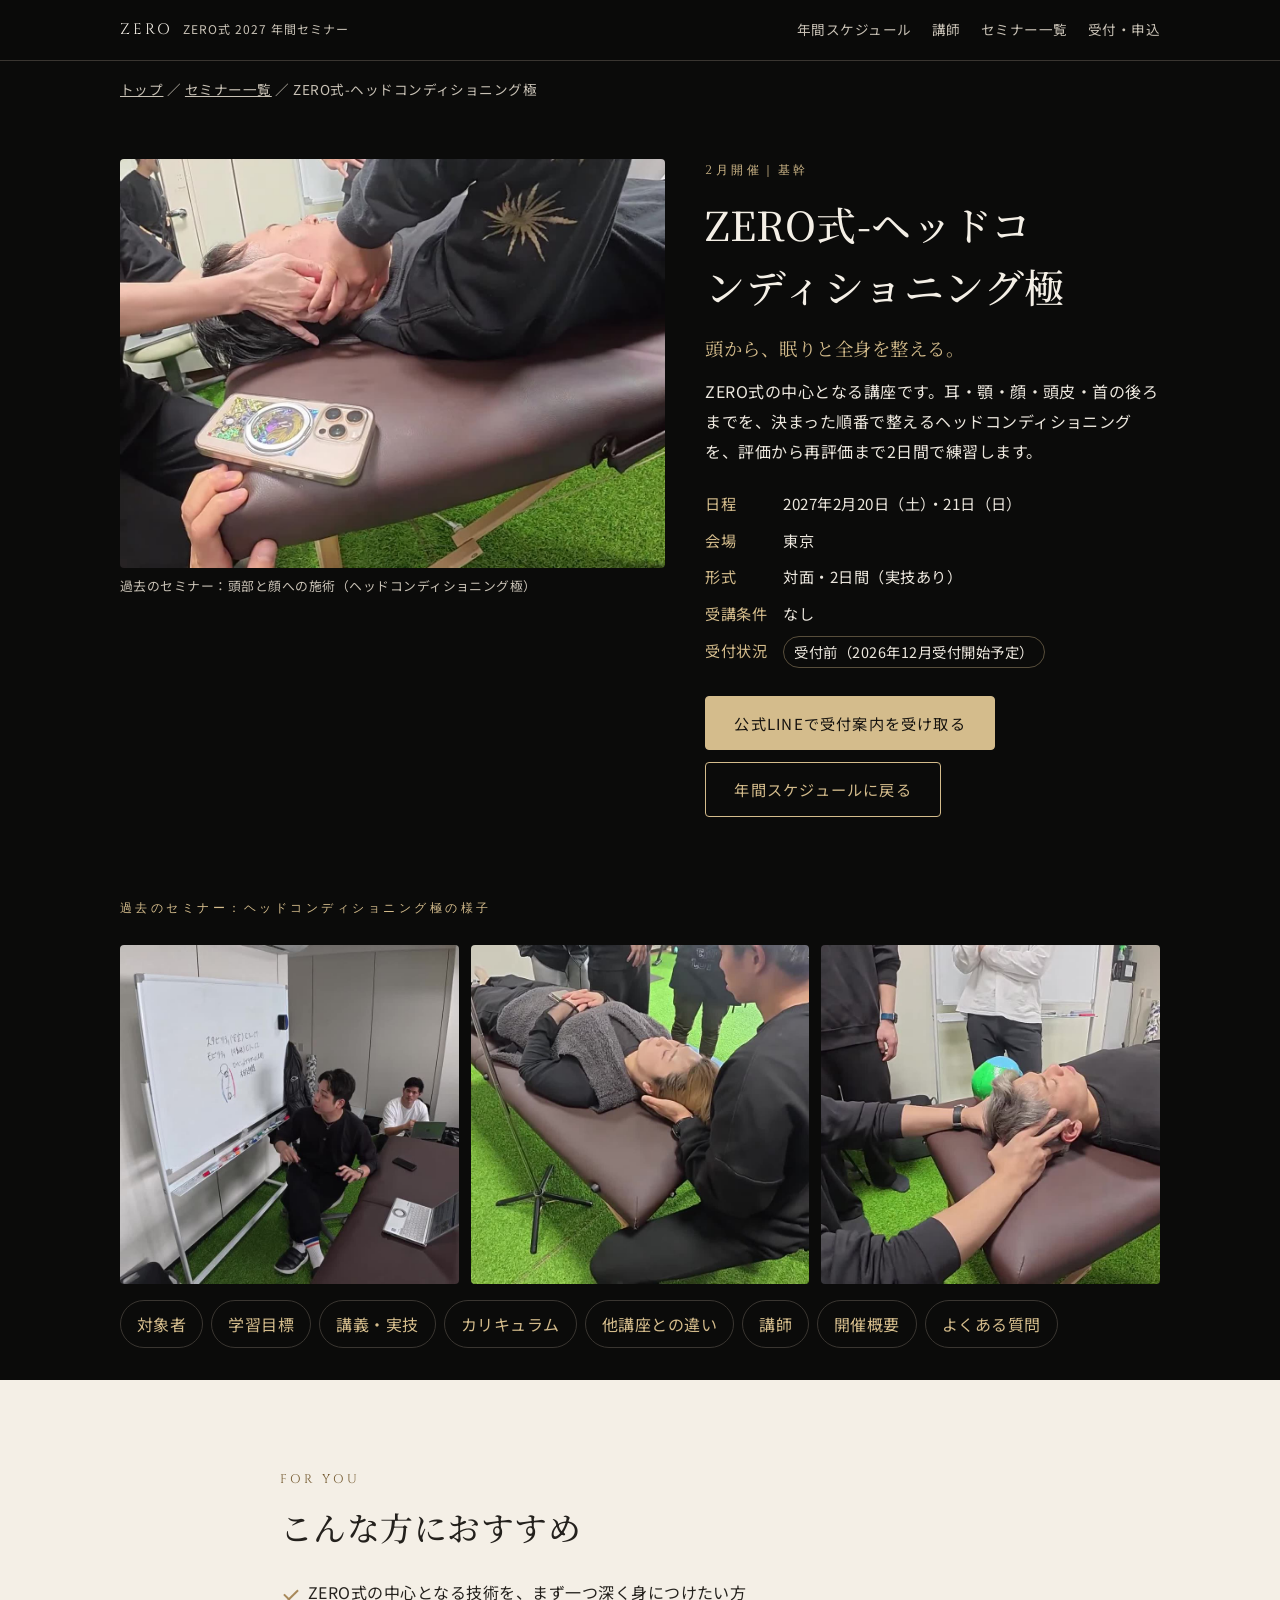
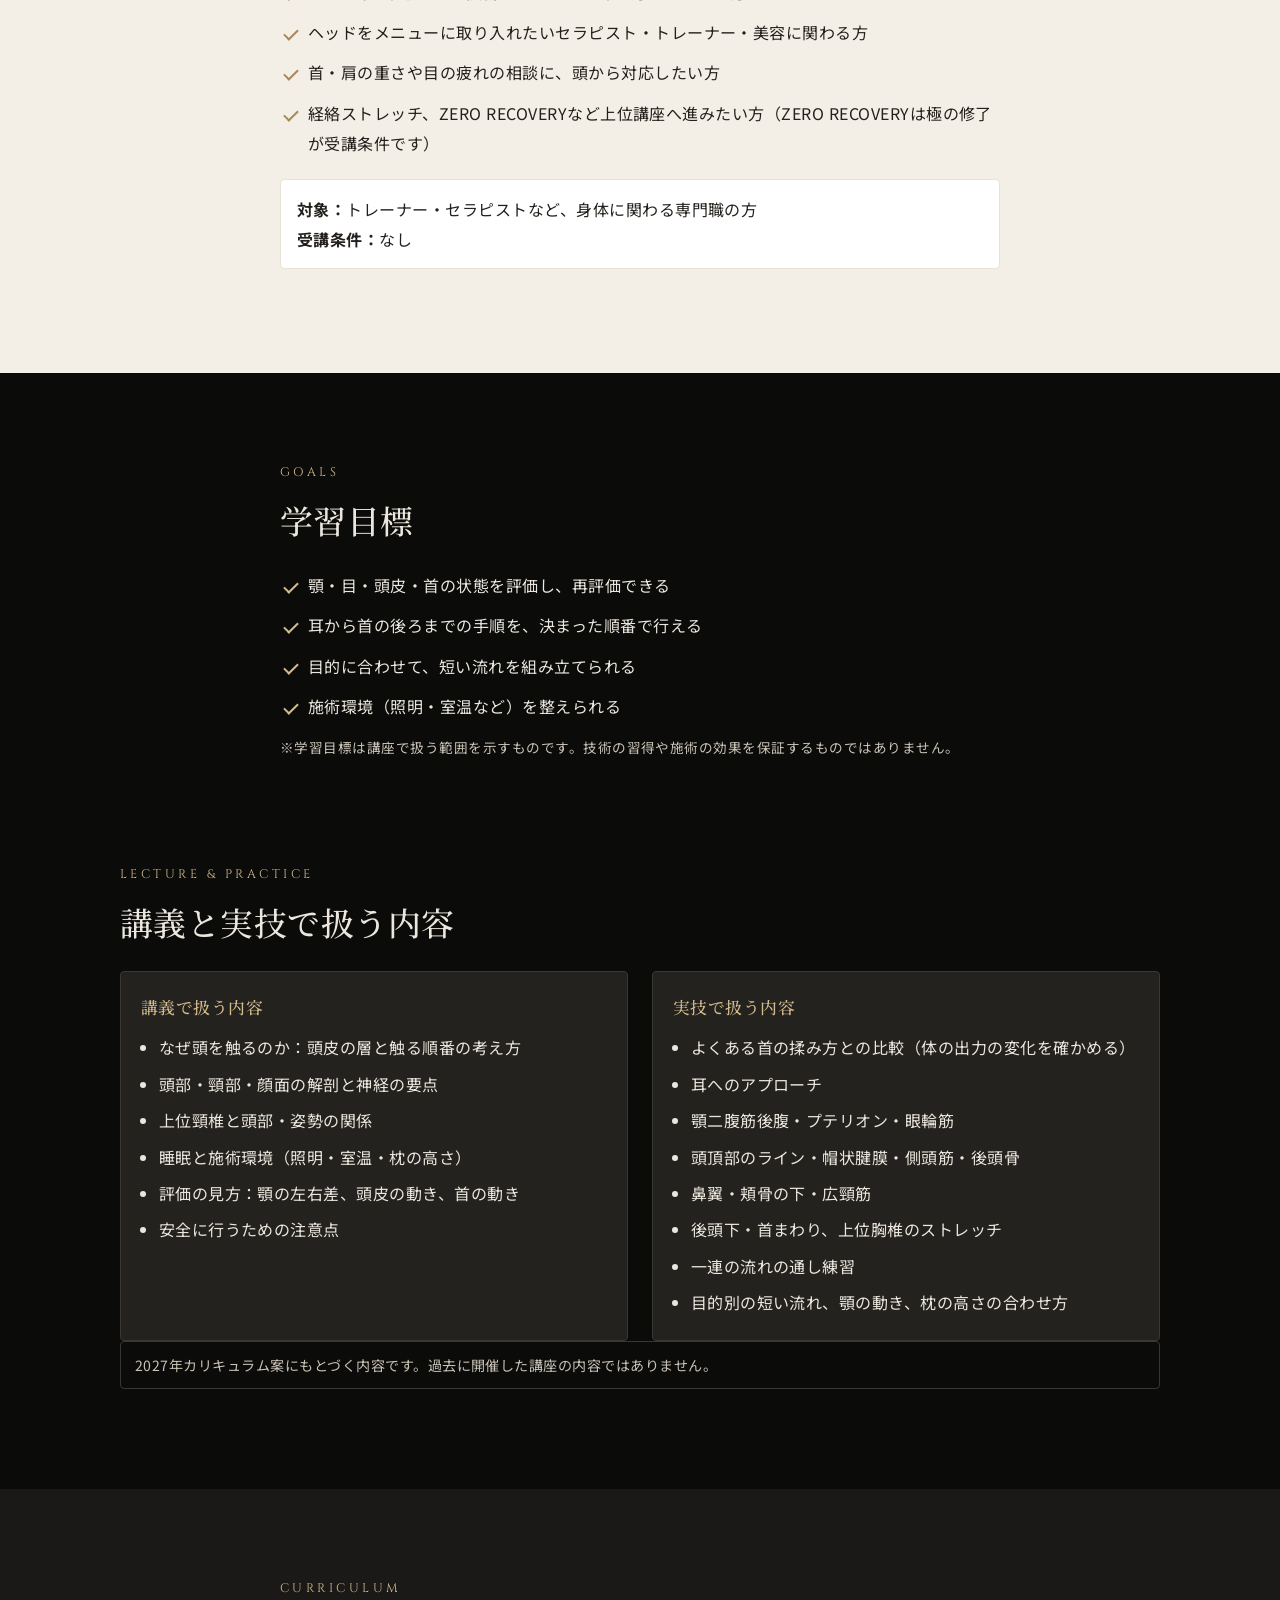
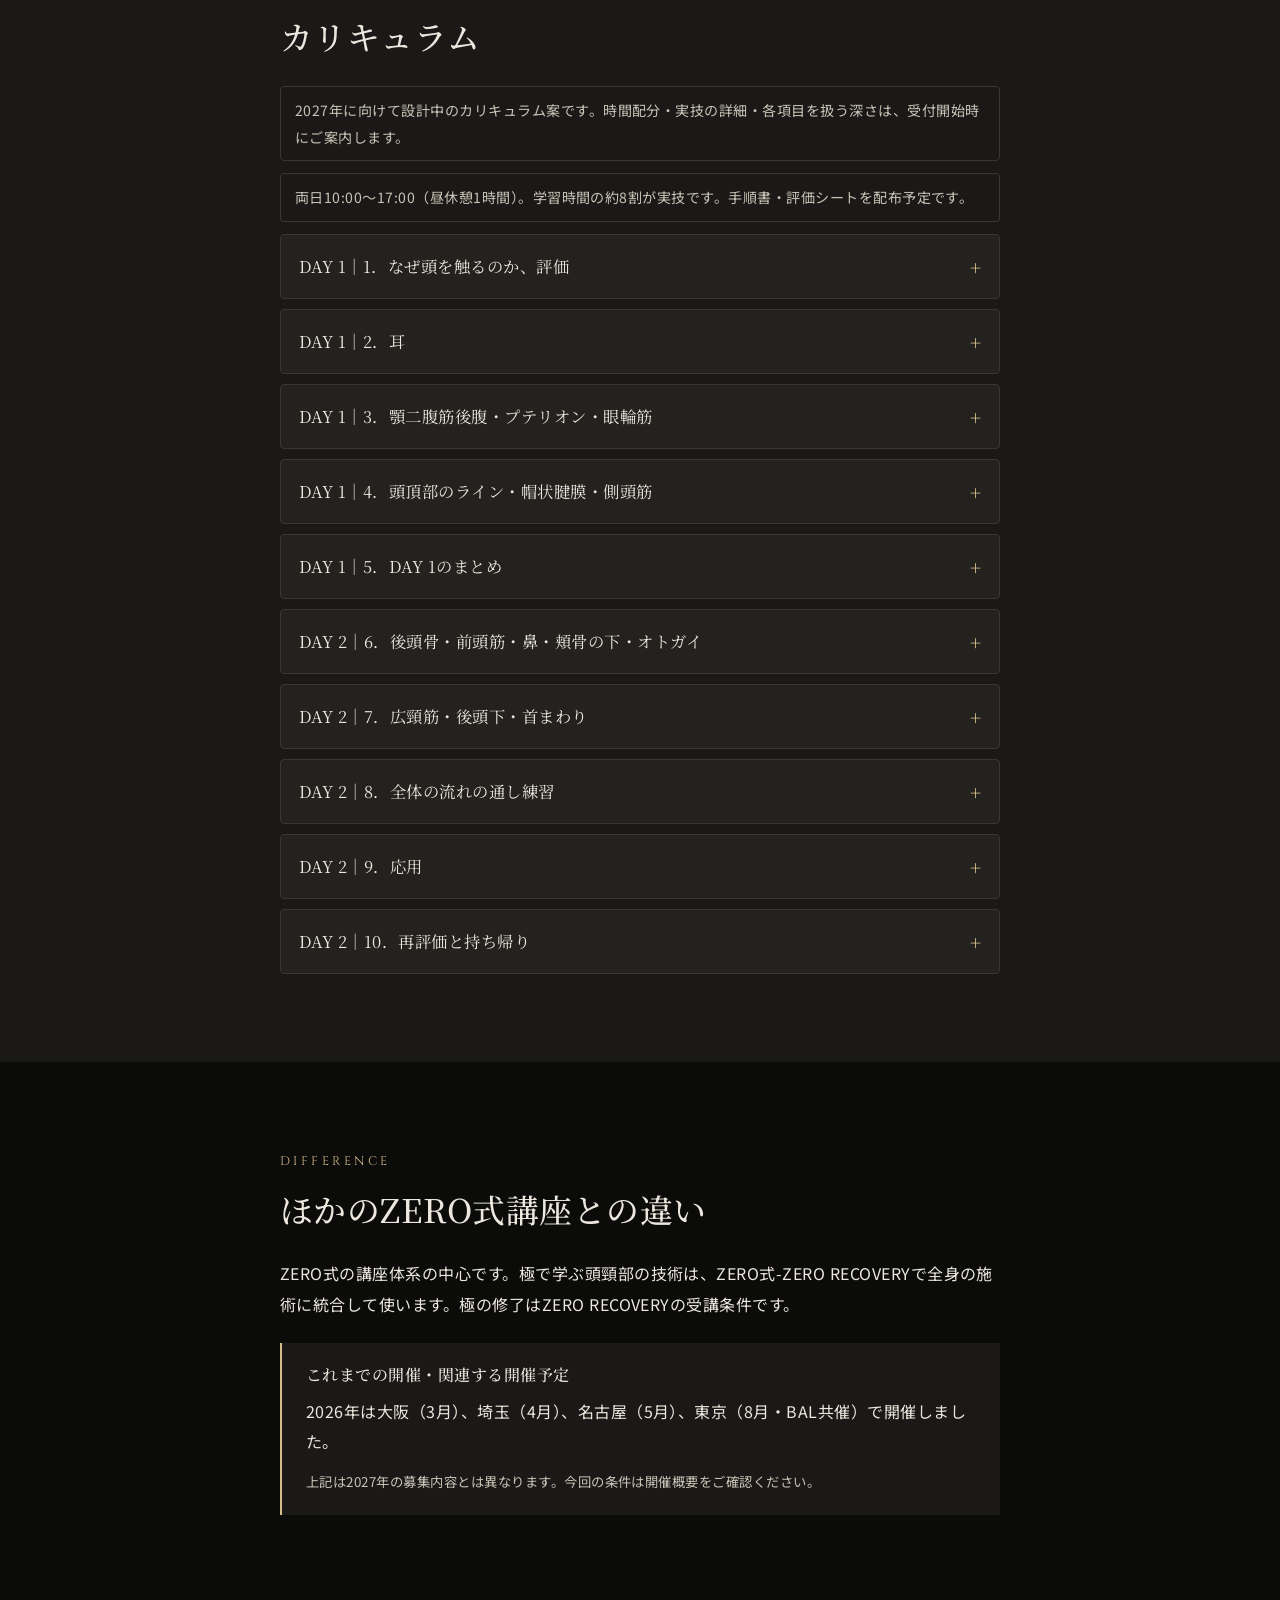
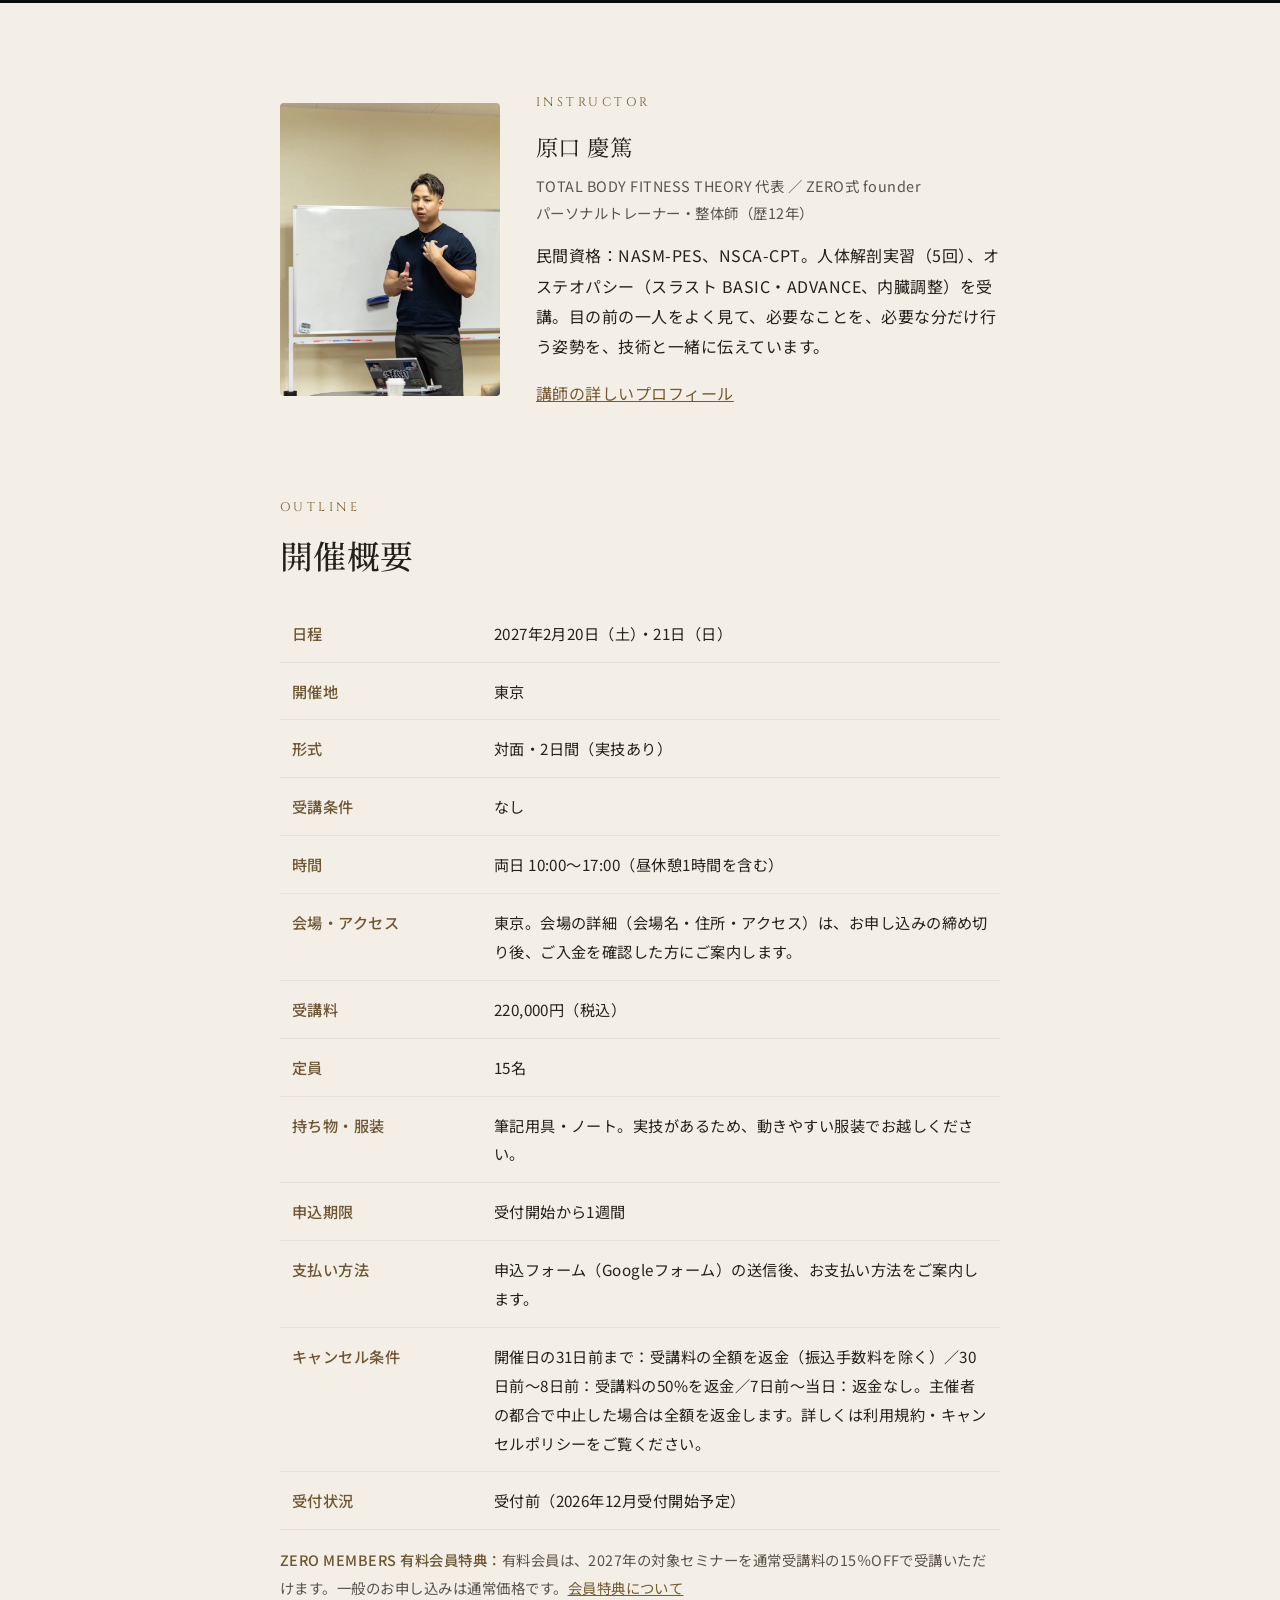
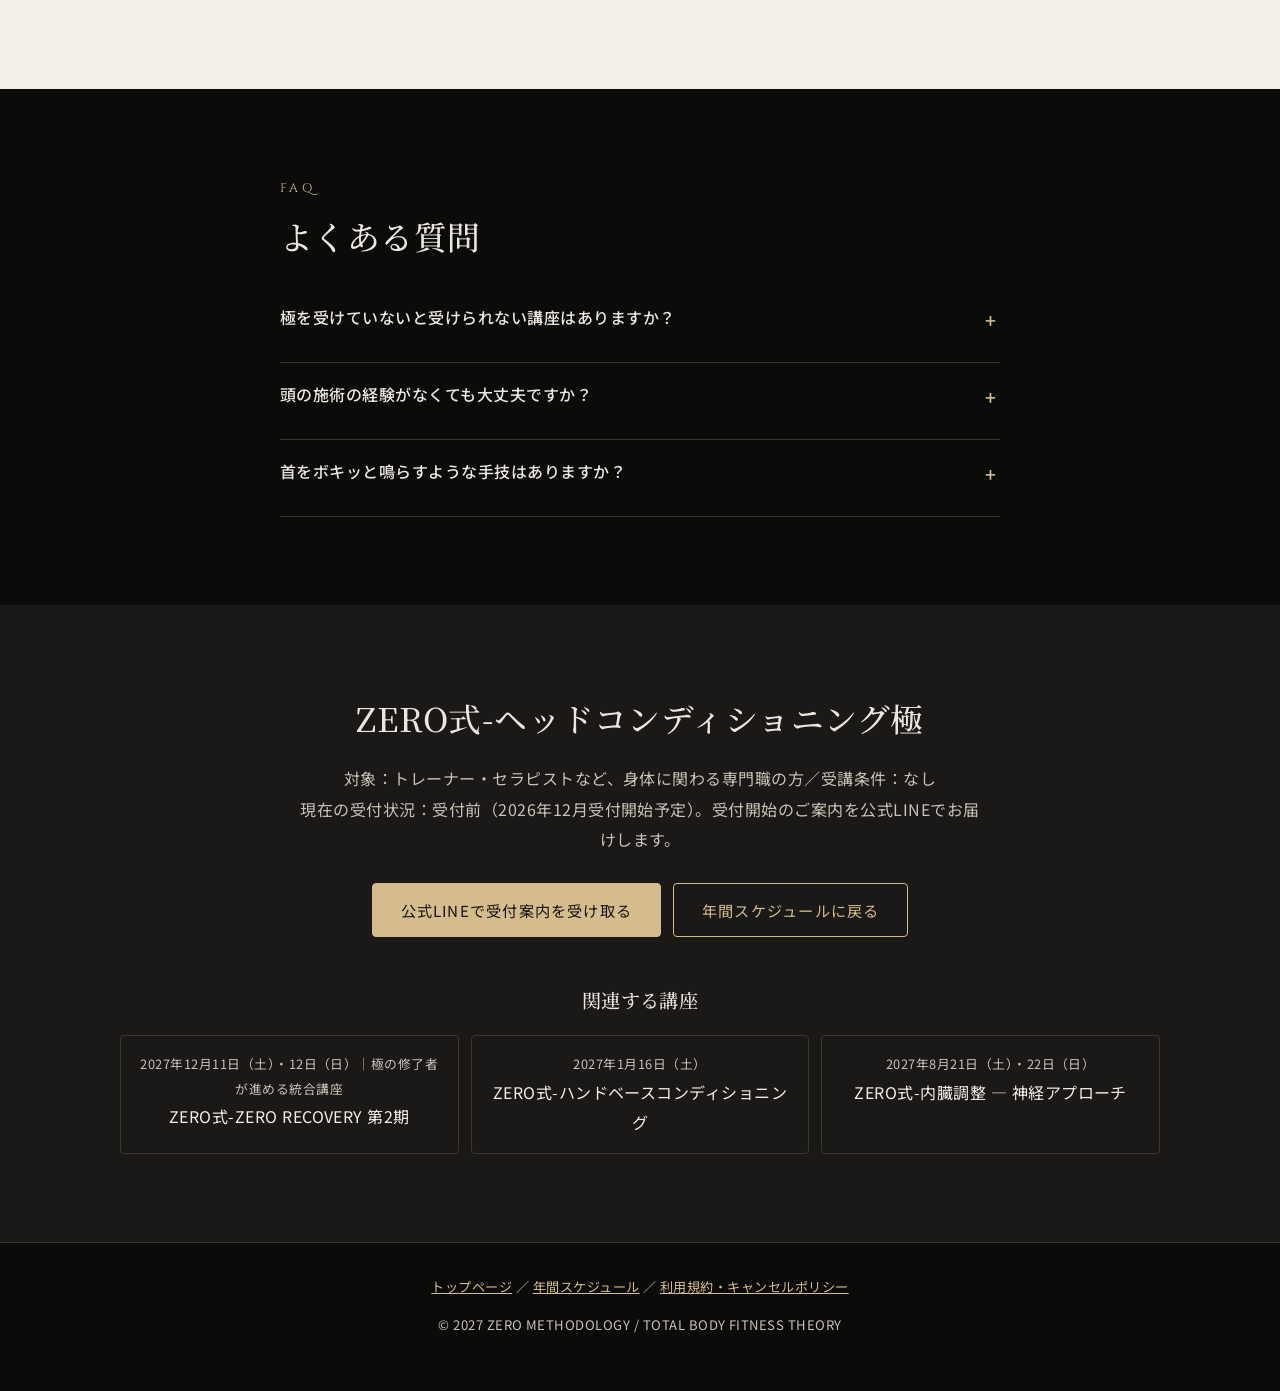
<file: seminars/kiwami/index.html>
<!DOCTYPE html>
<html lang="ja" class="no-js">
<head>
<meta charset="UTF-8">
<meta name="viewport" content="width=device-width, initial-scale=1.0, viewport-fit=cover">
<title>ZERO式-ヘッドコンディショニング極｜ZERO式 2027 年間セミナー</title>
<meta name="description" content="ZERO式-ヘッドコンディショニング極（2027年2月20日（土）・21日（日）・東京）。ZERO式の中心となる講座です。耳・顎・顔・頭皮・首の後ろまでを、決まった順番で整えるヘッドコンディショニングを、評価から再評価まで2日間で練習します。">
<meta property="og:title" content="ZERO式-ヘッドコンディショニング極｜ZERO式 2027 年間セミナー">
<meta property="og:description" content="ZERO式-ヘッドコンディショニング極（2027年2月20日（土）・21日（日）・東京）。ZERO式の中心となる講座です。耳・顎・顔・頭皮・首の後ろまでを、決まった順番で整えるヘッドコンディショニングを、評価から再評価まで2日間で練習します。">
<meta property="og:type" content="website">
<link rel="preconnect" href="https://fonts.googleapis.com">
<link rel="preconnect" href="https://fonts.gstatic.com" crossorigin>
<link rel="stylesheet" href="https://fonts.googleapis.com/css2?family=Cinzel:wght@400;500&family=Noto+Sans+JP:wght@400;500&family=Noto+Serif+JP:wght@500&display=swap">
<link rel="stylesheet" href="../../assets/style.css?v=d78a86f78c05">
<script src="../../assets/main.js?v=65ad460fbd22" defer></script>
</head>
<body class="has-sticky">
<a class="skip" href="#main">本文へ移動</a>
<header class="site-header"><div class="wrap">
  <a class="brand" href="../../">ZERO<small>ZERO式 2027 年間セミナー</small></a>
  <nav class="nav" aria-label="サイト内">
    <a href="../../#schedule">年間スケジュール</a><a href="../../#instructor">講師</a><a href="../../#seminars">セミナー一覧</a><a href="../../#entry">受付・申込</a>
  </nav>
  <details class="mobile-menu"><summary>メニュー</summary><nav aria-label="スマートフォンのサイト内メニュー"><a href="../../#schedule">年間スケジュール</a><a href="../../#instructor">講師プロフィール</a><a href="../../#seminars">セミナー一覧</a><a href="../../#entry">受付・申込</a></nav></details>
</div></header>
<main id="main">
<div class="wrap crumb"><a href="../../">トップ</a> ／ <a href="../../#seminars">セミナー一覧</a> ／ ZERO式-ヘッドコンディショニング極</div>
<div class="wrap d-hero">
  <figure class="d-photo"><img src="../../images/kiwami-main.jpg" alt="頭部と顔への施術（ヘッドコンディショニング極）" width="800" height="600"><figcaption>過去のセミナー：頭部と顔への施術（ヘッドコンディショニング極）</figcaption></figure>
  <div class="d-head">
    <p class="eyebrow">2月開催｜基幹</p>
    <h1>ZERO式-ヘッドコンディショニング極</h1>
    <p class="catch">頭から、眠りと全身を整える。</p>
    <p>ZERO式の中心となる講座です。耳・顎・顔・頭皮・首の後ろまでを、決まった順番で整えるヘッドコンディショニングを、評価から再評価まで2日間で練習します。</p>
    <dl class="facts">
      <dt>日程</dt><dd>2027年2月20日（土）・21日（日）</dd>
      <dt>会場</dt><dd>東京</dd>
      <dt>形式</dt><dd>対面・2日間（実技あり）</dd>
      <dt>受講条件</dt><dd>なし</dd>
      <dt>受付状況</dt><dd><span class="st st-before">受付前（2026年12月受付開始予定）</span></dd>
    </dl>
    <div class="btns"><a class="btn solid" href="https://lin.ee/Tzghten" rel="noopener">公式LINEで受付案内を受け取る</a><a class="btn" href="../../#schedule">年間スケジュールに戻る</a></div>
  </div>
</div>
<div class="wrap"><p class="eyebrow">過去のセミナー：ヘッドコンディショニング極の様子</p><div class="mood"><img src="../../images/kiwami-1.jpg" alt="過去のセミナー：ヘッドコンディショニング極の様子" width="800" height="800" loading="lazy"><img src="../../images/kiwami-2.jpg" alt="過去のセミナー：ヘッドコンディショニング極の様子" width="800" height="800" loading="lazy"><img src="../../images/kiwami-3.jpg" alt="過去のセミナー：ヘッドコンディショニング極の様子" width="800" height="800" loading="lazy"></div></div>
<nav class="detail-nav wrap" aria-label="この講座のページ内目次"><a href="#for-you">対象者</a><a href="#goals">学習目標</a><a href="#content">講義・実技</a><a href="#curriculum">カリキュラム</a><a href="#diff">他講座との違い</a><a href="#instructor">講師</a><a href="#outline">開催概要</a><a href="#faq">よくある質問</a></nav>
<section id="for-you" class="sec-ivory d-sec"><div class="wrap narrow fade">
  <p class="eyebrow">FOR YOU</p>
  <h2>こんな方におすすめ</h2>
  <ul class="checks"><li>ZERO式の中心となる技術を、まず一つ深く身につけたい方</li><li>ヘッドをメニューに取り入れたいセラピスト・トレーナー・美容に関わる方</li><li>首・肩の重さや目の疲れの相談に、頭から対応したい方</li><li>経絡ストレッチ、ZERO RECOVERYなど上位講座へ進みたい方（ZERO RECOVERYは極の修了が受講条件です）</li></ul>
  <p class="cond-box"><strong>対象：</strong>トレーナー・セラピストなど、身体に関わる専門職の方<br><strong>受講条件：</strong>なし</p>
</div></section>

<section id="goals" class="d-sec"><div class="wrap narrow fade">
  <p class="eyebrow">GOALS</p>
  <h2>学習目標</h2>
  <ul class="checks"><li>顎・目・頭皮・首の状態を評価し、再評価できる</li><li>耳から首の後ろまでの手順を、決まった順番で行える</li><li>目的に合わせて、短い流れを組み立てられる</li><li>施術環境（照明・室温など）を整えられる</li></ul>
  <p class="note">※学習目標は講座で扱う範囲を示すものです。技術の習得や施術の効果を保証するものではありません。</p>
</div></section>

<section id="content" class="d-sec" style="padding-top:0"><div class="wrap fade">
  <p class="eyebrow">LECTURE &amp; PRACTICE</p>
  <h2>講義と実技で扱う内容</h2>
  <div class="two-col"><div><h3>講義で扱う内容</h3><ul class="dots"><li>なぜ頭を触るのか：頭皮の層と触る順番の考え方</li><li>頭部・頸部・顔面の解剖と神経の要点</li><li>上位頸椎と頭部・姿勢の関係</li><li>睡眠と施術環境（照明・室温・枕の高さ）</li><li>評価の見方：顎の左右差、頭皮の動き、首の動き</li><li>安全に行うための注意点</li></ul></div><div><h3>実技で扱う内容</h3><ul class="dots"><li>よくある首の揉み方との比較（体の出力の変化を確かめる）</li><li>耳へのアプローチ</li><li>顎二腹筋後腹・プテリオン・眼輪筋</li><li>頭頂部のライン・帽状腱膜・側頭筋・後頭骨</li><li>鼻翼・頬骨の下・広頸筋</li><li>後頭下・首まわり、上位胸椎のストレッチ</li><li>一連の流れの通し練習</li><li>目的別の短い流れ、顎の動き、枕の高さの合わせ方</li></ul></div></div><p class="ref-note">2027年カリキュラム案にもとづく内容です。過去に開催した講座の内容ではありません。</p>
</div></section>

<section id="curriculum" class="sec-charcoal d-sec"><div class="wrap narrow fade">
  <p class="eyebrow">CURRICULUM</p>
  <h2>カリキュラム</h2>
  <p class="ref-note">2027年に向けて設計中のカリキュラム案です。時間配分・実技の詳細・各項目を扱う深さは、受付開始時にご案内します。</p><p class="ref-note">両日10:00〜17:00（昼休憩1時間）。学習時間の約8割が実技です。手順書・評価シートを配布予定です。</p><div class="acc"><details><summary>DAY 1｜1．なぜ頭を触るのか、評価</summary><ul class="dots"><li>頭皮の層と触る順番</li><li>顎の左右差、頭皮の動き、首の動き、枕の高さの評価</li><li>よくある首の揉み方と比べ、体の出力の変化を確かめる</li><li>なぜ頭から触るのか：頭皮・顔には感覚の受容器が多く、触れると自律神経がリラックス側に切り替わりやすい</li></ul></details><details><summary>DAY 1｜2．耳</summary><ul class="dots"><li>耳を引く・耳の付け根・揉んで回す</li><li>耳の上まわり</li><li>なぜ効くのか：耳まわりには迷走神経の枝が通っていて、優しい刺激でリラックス反応が出やすい</li></ul></details><details><summary>DAY 1｜3．顎二腹筋後腹・プテリオン・眼輪筋</summary><ul class="dots"><li>眼球を押さないなど、安全な触れ方</li><li>なぜ効くのか：顎・こめかみの筋がゆるむと、噛みしめが減り、首の緊張も下がる</li></ul></details><details><summary>DAY 1｜4．頭頂部のライン・帽状腱膜・側頭筋</summary><ul class="dots"><li>皮膚を滑らせずに引く・押す</li><li>なぜ効くのか：帽状腱膜は前頭筋と後頭筋をつなぐ膜。ここがゆるむと頭全体の張りが抜ける</li></ul></details><details><summary>DAY 1｜5．DAY 1のまとめ</summary><ul class="dots"><li>ここまでの通し練習と再評価</li></ul></details><details><summary>DAY 2｜6．後頭骨・前頭筋・鼻・頬骨の下・オトガイ</summary><ul class="dots"><li>顔まわりと後頭部を順番に整える</li><li>なぜ効くのか：顔の表情筋は皮膚に付いている筋。皮膚ごと動かすと少ない力で変わる</li></ul></details><details><summary>DAY 2｜7．広頸筋・後頭下・首まわり</summary><ul class="dots"><li>後頭下に響かせる押し方</li><li>上位胸椎のストレッチ</li><li>なぜ効くのか：後頭下筋群は目の動きと連動している。ここがゆるむと首の動きと目の疲れが変わる</li></ul></details><details><summary>DAY 2｜8．全体の流れの通し練習</summary><ul class="dots"><li>3人1組で役割を交代</li></ul></details><details><summary>DAY 2｜9．応用</summary><ul class="dots"><li>目の疲れ向けの短い流れ</li><li>顎の動きの左右差</li><li>枕の高さの合わせ方、施術環境</li><li>なぜ効くのか：睡眠の前にリラックス側に切り替えると、寝つきが変わりやすい</li></ul></details><details><summary>DAY 2｜10．再評価と持ち帰り</summary><ul class="dots"><li>30分の流れの確認、自主練習</li><li>現場での使い方：施術の最初・最後に入れる10分版、30分のヘッド単体メニュー</li><li>お客様への説明：首を揉むのとの違いを、前後の出力の変化で見せる</li><li>メニュー化：睡眠・目の疲れ・頭の重さ向けのコース</li></ul></details></div>
</div></section>

<section id="diff" class="d-sec"><div class="wrap narrow fade">
  <p class="eyebrow">DIFFERENCE</p>
  <h2>ほかのZERO式講座との違い</h2>
  <p>ZERO式の講座体系の中心です。極で学ぶ頭頸部の技術は、ZERO式-ZERO RECOVERYで全身の施術に統合して使います。極の修了はZERO RECOVERYの受講条件です。</p>
  <aside class="history-note"><h3>これまでの開催・関連する開催予定</h3><p>2026年は大阪（3月）、埼玉（4月）、名古屋（5月）、東京（8月・BAL共催）で開催しました。</p><small>上記は2027年の募集内容とは異なります。今回の条件は開催概要をご確認ください。</small></aside>
</div></section>
<section id="instructor" class="sec-ivory d-sec"><div class="wrap narrow intro fade">
  <img src="../../images/lecture-talk.jpg" alt="セミナーで受講者に向けて話す原口慶篤" width="440" height="587" loading="lazy">
  <div>
    <p class="eyebrow">INSTRUCTOR</p>
    <p class="name">原口 慶篤</p>
    <p class="role">TOTAL BODY FITNESS THEORY 代表 ／ ZERO式 founder<br>パーソナルトレーナー・整体師（歴12年）</p>
    <p>民間資格：NASM-PES、NSCA-CPT。人体解剖実習（5回）、オステオパシー（スラスト BASIC・ADVANCE、内臓調整）を受講。目の前の一人をよく見て、必要なことを、必要な分だけ行う姿勢を、技術と一緒に伝えています。</p>
    <a href="../../#instructor">講師の詳しいプロフィール</a>
  </div>
</div></section>
<section id="outline" class="sec-ivory d-sec" style="padding-top:0"><div class="wrap narrow">
  <p class="eyebrow">OUTLINE</p>
  <h2>開催概要</h2>
  <table class="outline">
    <tr><th scope="row">日程</th><td>2027年2月20日（土）・21日（日）</td></tr>
    <tr><th scope="row">開催地</th><td>東京</td></tr>
    <tr><th scope="row">形式</th><td>対面・2日間（実技あり）</td></tr>
    <tr><th scope="row">受講条件</th><td>なし</td></tr>
    <tr><th scope="row">時間</th><td>両日 10:00〜17:00（昼休憩1時間を含む）</td></tr><tr><th scope="row">会場・アクセス</th><td>東京。会場の詳細（会場名・住所・アクセス）は、お申し込みの締め切り後、ご入金を確認した方にご案内します。</td></tr><tr><th scope="row">受講料</th><td>220,000円（税込）</td></tr><tr><th scope="row">定員</th><td>15名</td></tr><tr><th scope="row">持ち物・服装</th><td>筆記用具・ノート。実技があるため、動きやすい服装でお越しください。</td></tr><tr><th scope="row">申込期限</th><td>受付開始から1週間</td></tr><tr><th scope="row">支払い方法</th><td>申込フォーム（Googleフォーム）の送信後、お支払い方法をご案内します。</td></tr><tr><th scope="row">キャンセル条件</th><td>開催日の31日前まで：受講料の全額を返金（振込手数料を除く）／30日前〜8日前：受講料の50%を返金／7日前〜当日：返金なし。主催者の都合で中止した場合は全額を返金します。詳しくは利用規約・キャンセルポリシーをご覧ください。</td></tr>
    <tr><th scope="row">受付状況</th><td>受付前（2026年12月受付開始予定）</td></tr>
  </table>
  <p class="members-note"><strong>ZERO MEMBERS 有料会員特典：</strong>有料会員は、2027年の対象セミナーを通常受講料の15％OFFで受講いただけます。一般のお申し込みは通常価格です。<a href="../../#members">会員特典について</a></p>
</div></section>
<section id="faq" class="d-sec faq"><div class="wrap narrow">
  <p class="eyebrow">FAQ</p>
  <h2>よくある質問</h2>
  <details><summary>極を受けていないと受けられない講座はありますか？</summary><p>ZERO式-ZERO RECOVERYは、極の修了者が対象です。</p></details><details><summary>頭の施術の経験がなくても大丈夫ですか？</summary><p>はい。評価と触り方から順に練習します。</p></details><details><summary>首をボキッと鳴らすような手技はありますか？</summary><p>2027年版では扱いません。</p></details>
</div></section>
<section class="sec-charcoal line-cta"><div class="wrap narrow">
  <h2>ZERO式-ヘッドコンディショニング極</h2>
  <p class="lead">対象：トレーナー・セラピストなど、身体に関わる専門職の方／受講条件：なし<br>現在の受付状況：受付前（2026年12月受付開始予定）。受付開始のご案内を公式LINEでお届けします。</p>
  <div class="btns"><a class="btn solid" href="https://lin.ee/Tzghten" rel="noopener">公式LINEで受付案内を受け取る</a><a class="btn" href="../../#schedule">年間スケジュールに戻る</a></div>
</div>
<div class="wrap" style="margin-top:48px"><h3>関連する講座</h3><div class="related"><a href="../../seminars/zero-recovery/"><small>2027年12月11日（土）・12日（日）｜極の修了者が進める統合講座</small>ZERO式-ZERO RECOVERY 第2期</a><a href="../../seminars/hands/"><small>2027年1月16日（土）</small>ZERO式-ハンドベースコンディショニング</a><a href="../../seminars/naizou/"><small>2027年8月21日（土）・22日（日）</small>ZERO式-内臓調整 ― 神経アプローチ</a></div></div>
</section>
</main>
<footer class="site-footer">
  <p><a href="../../">トップページ</a> ／ <a href="../../#schedule">年間スケジュール</a> ／ <a href="../../terms/">利用規約・キャンセルポリシー</a></p>
  <p>© 2027 ZERO METHODOLOGY / TOTAL BODY FITNESS THEORY</p>
</footer>
<div class="sticky-cta"><a class="btn" href="../../#schedule">年間日程</a><a class="btn solid" href="https://lin.ee/Tzghten" rel="noopener">LINE受付案内</a></div>
</body>
</html>
</file>
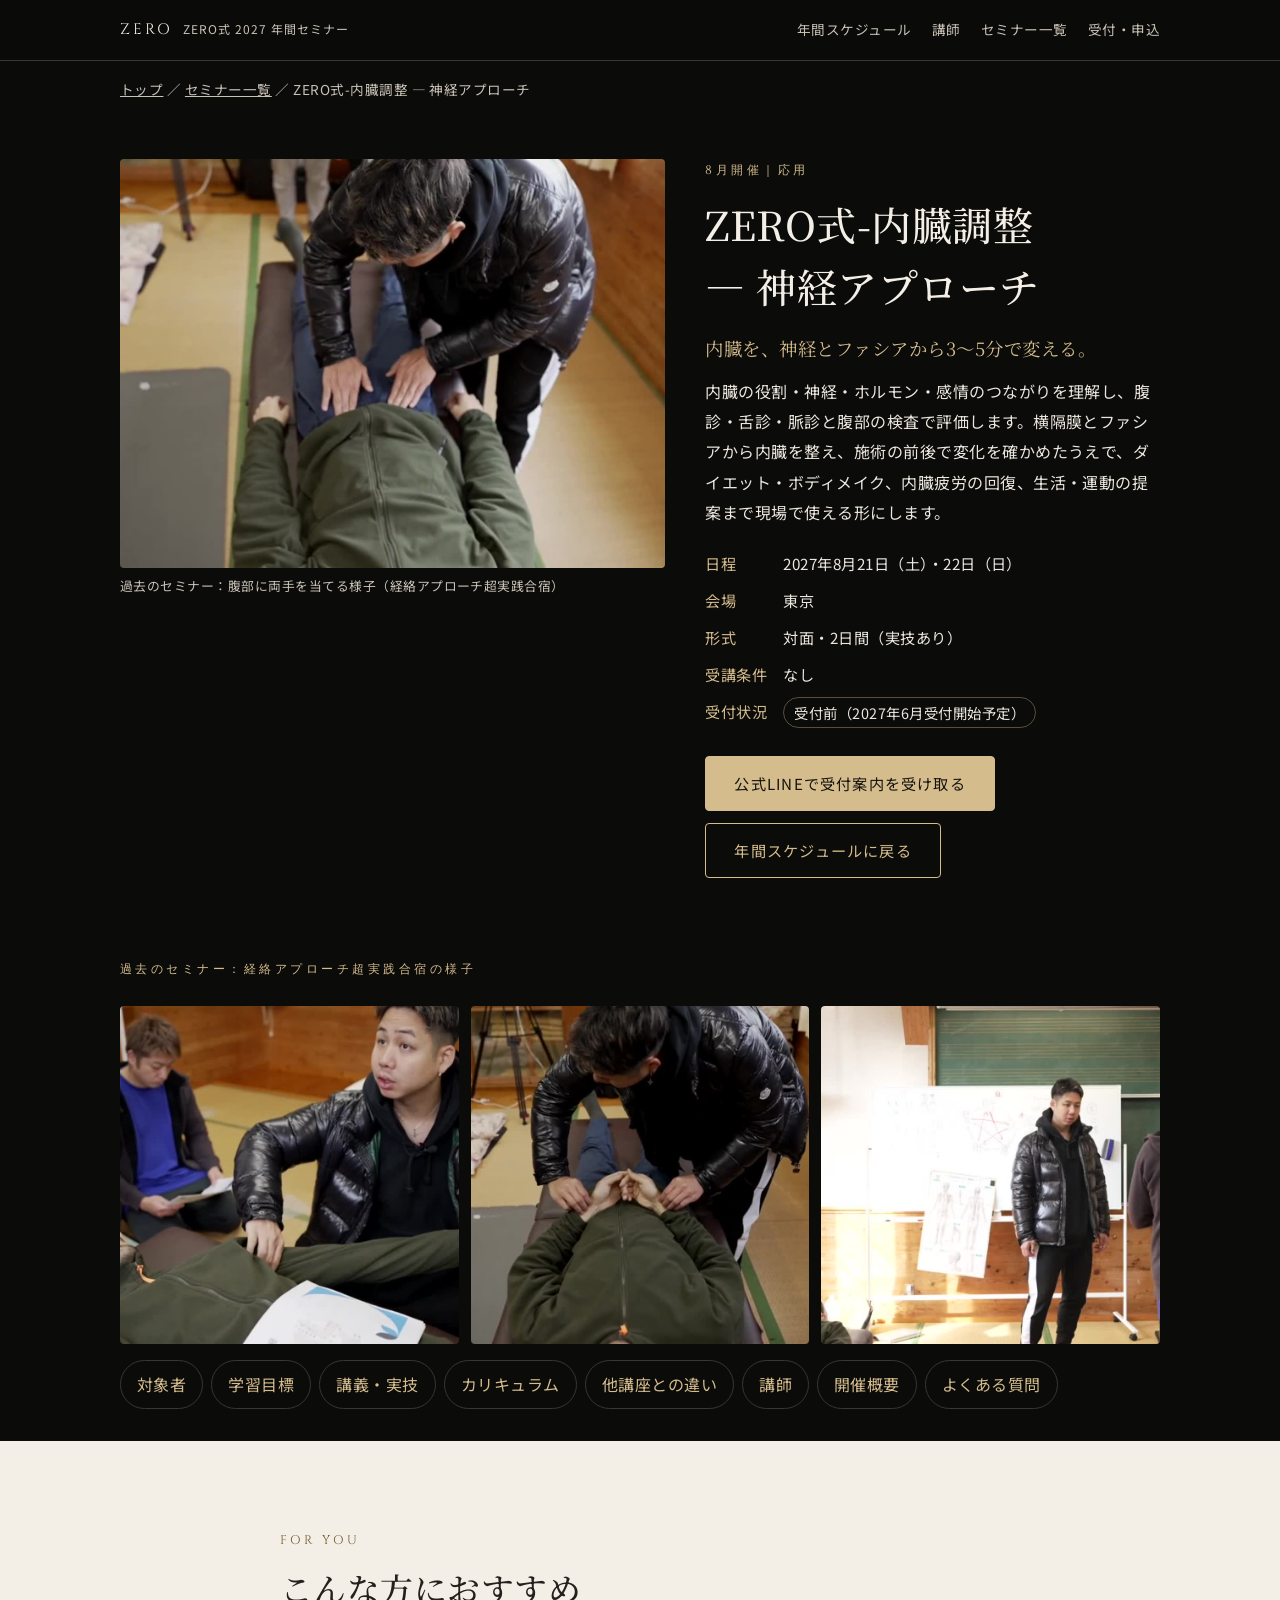
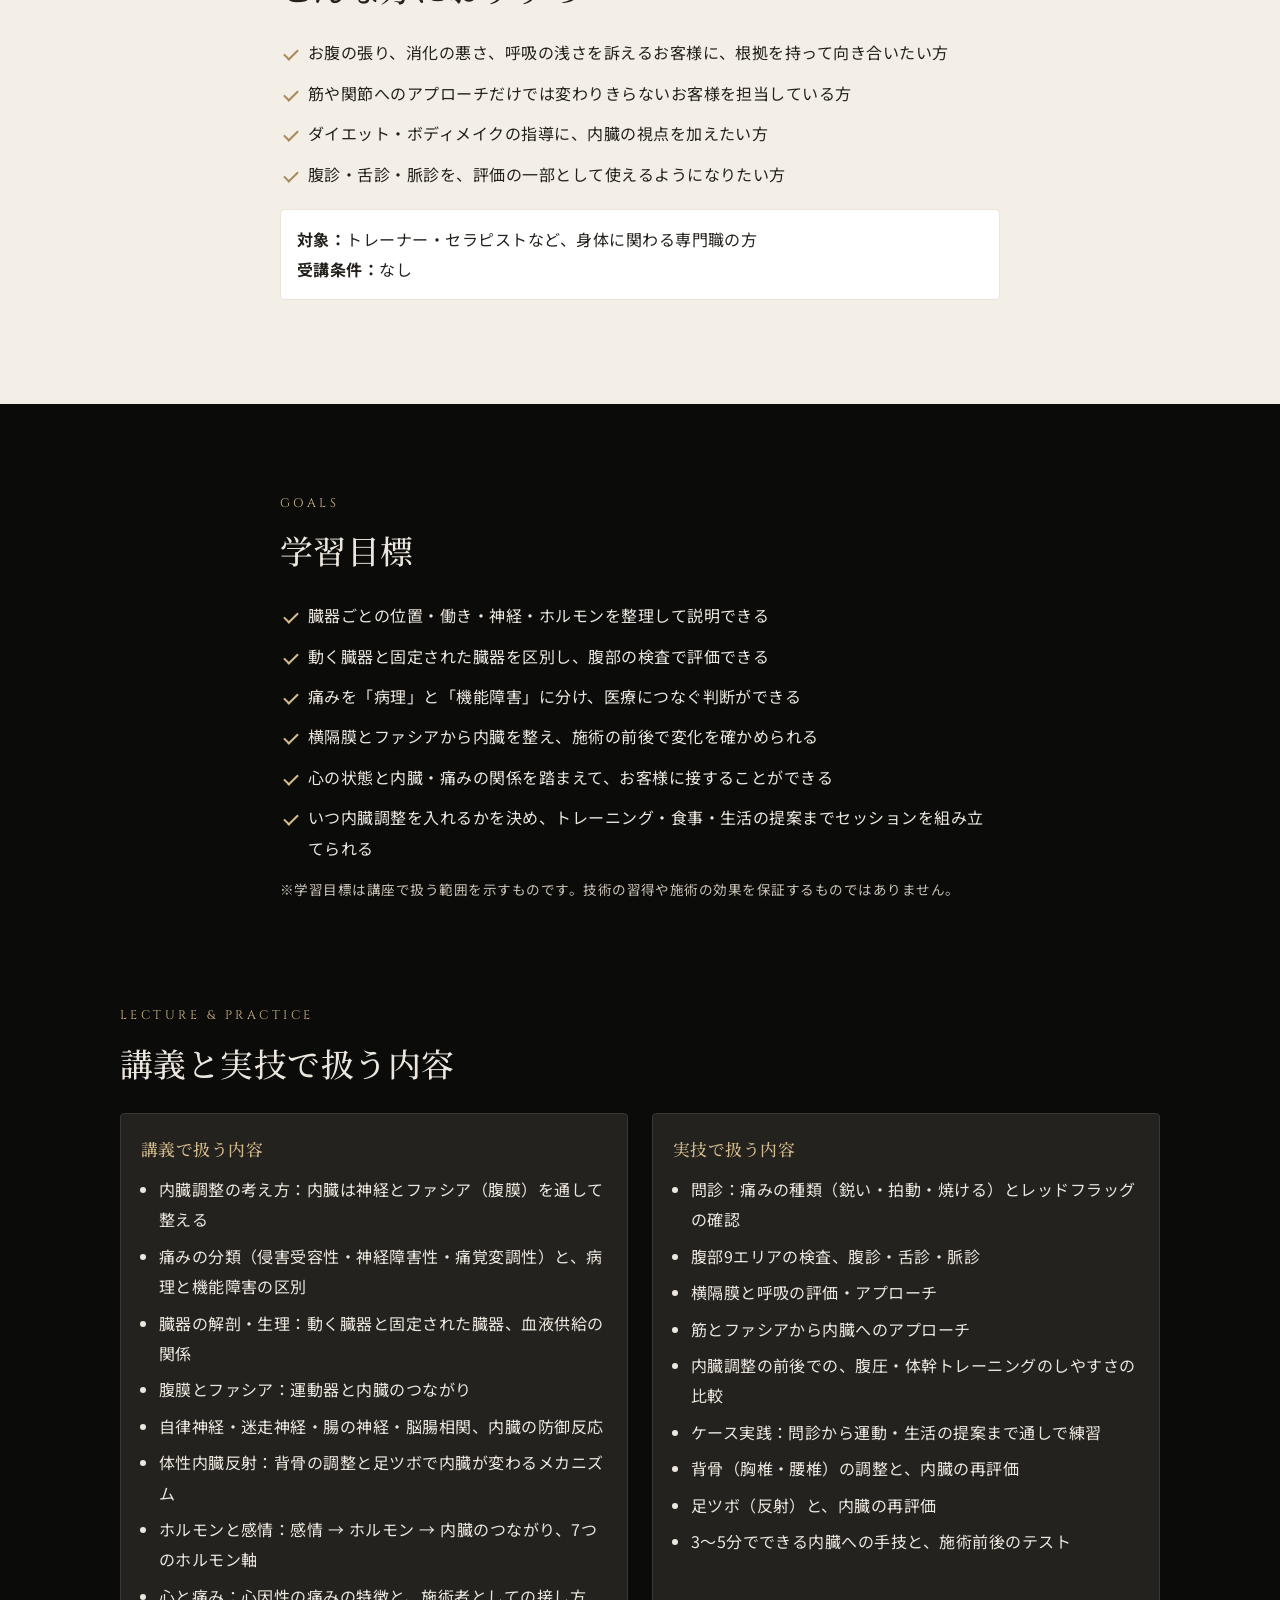
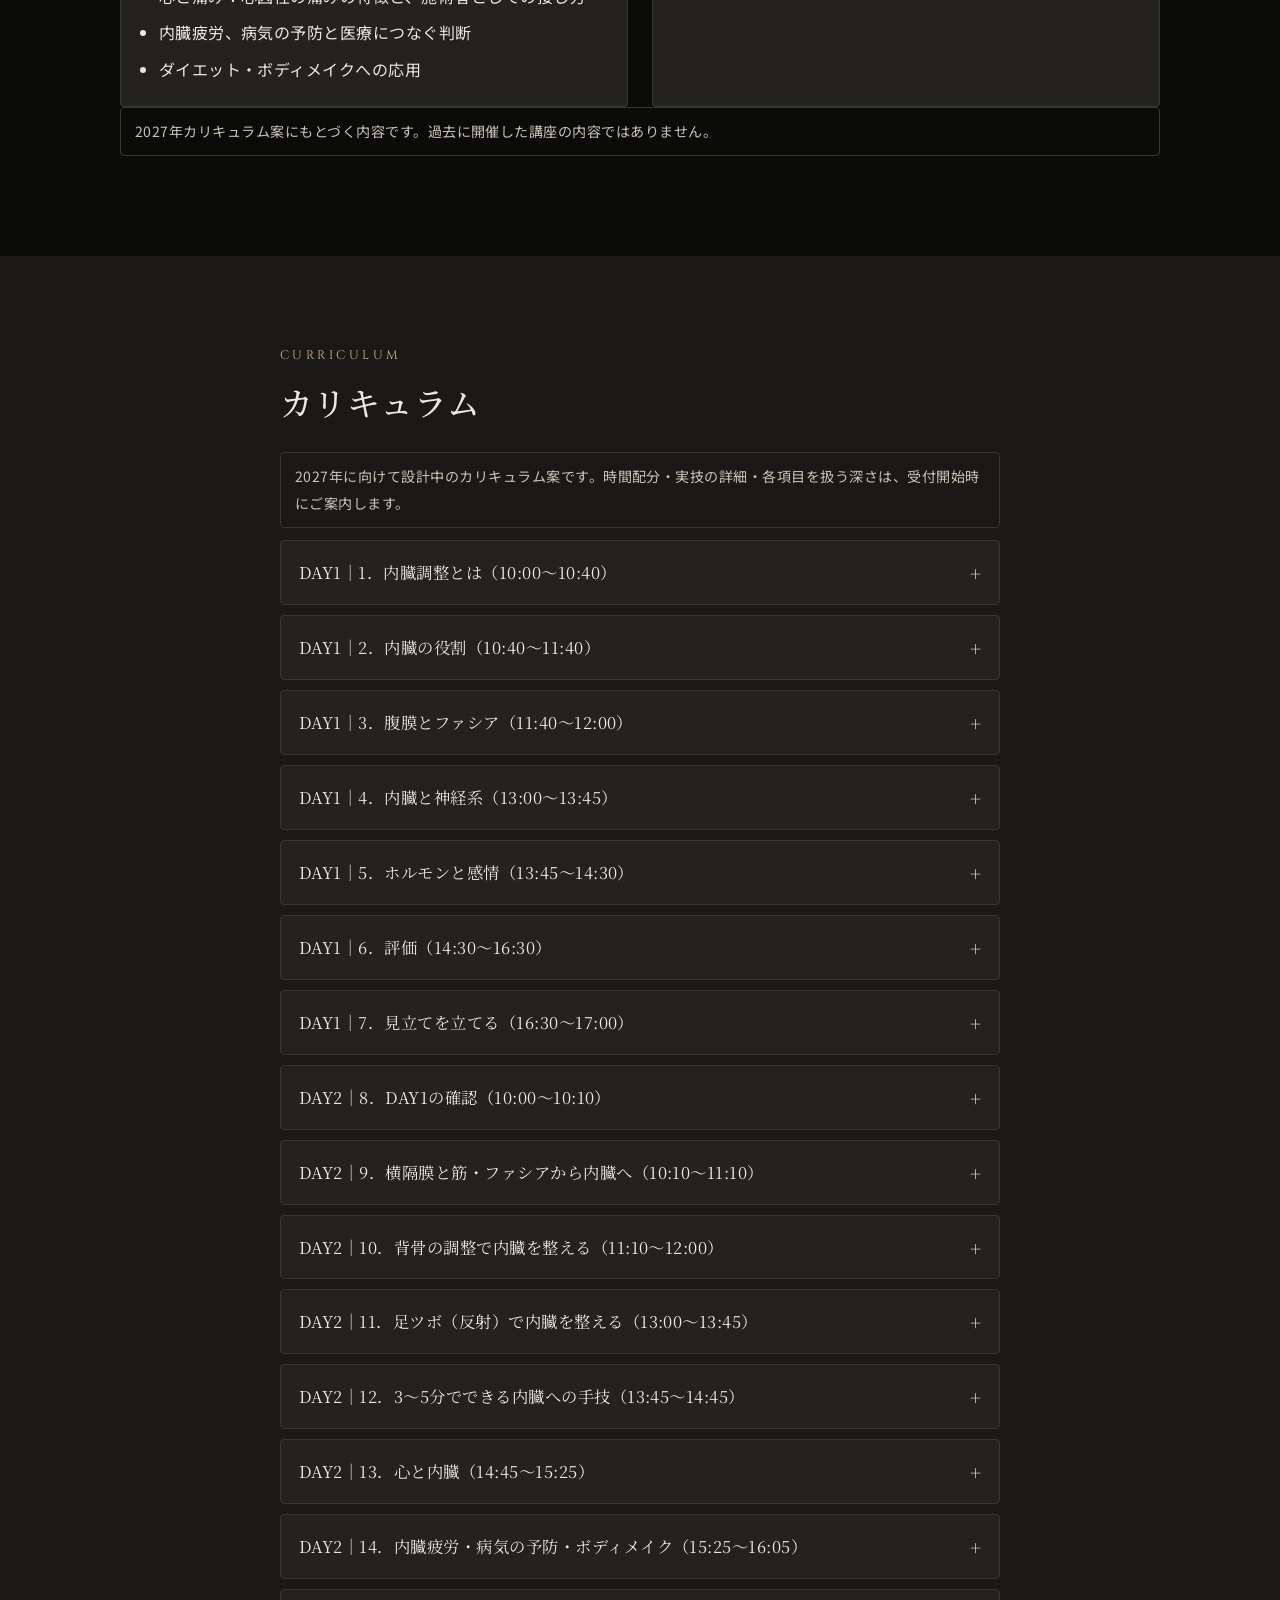
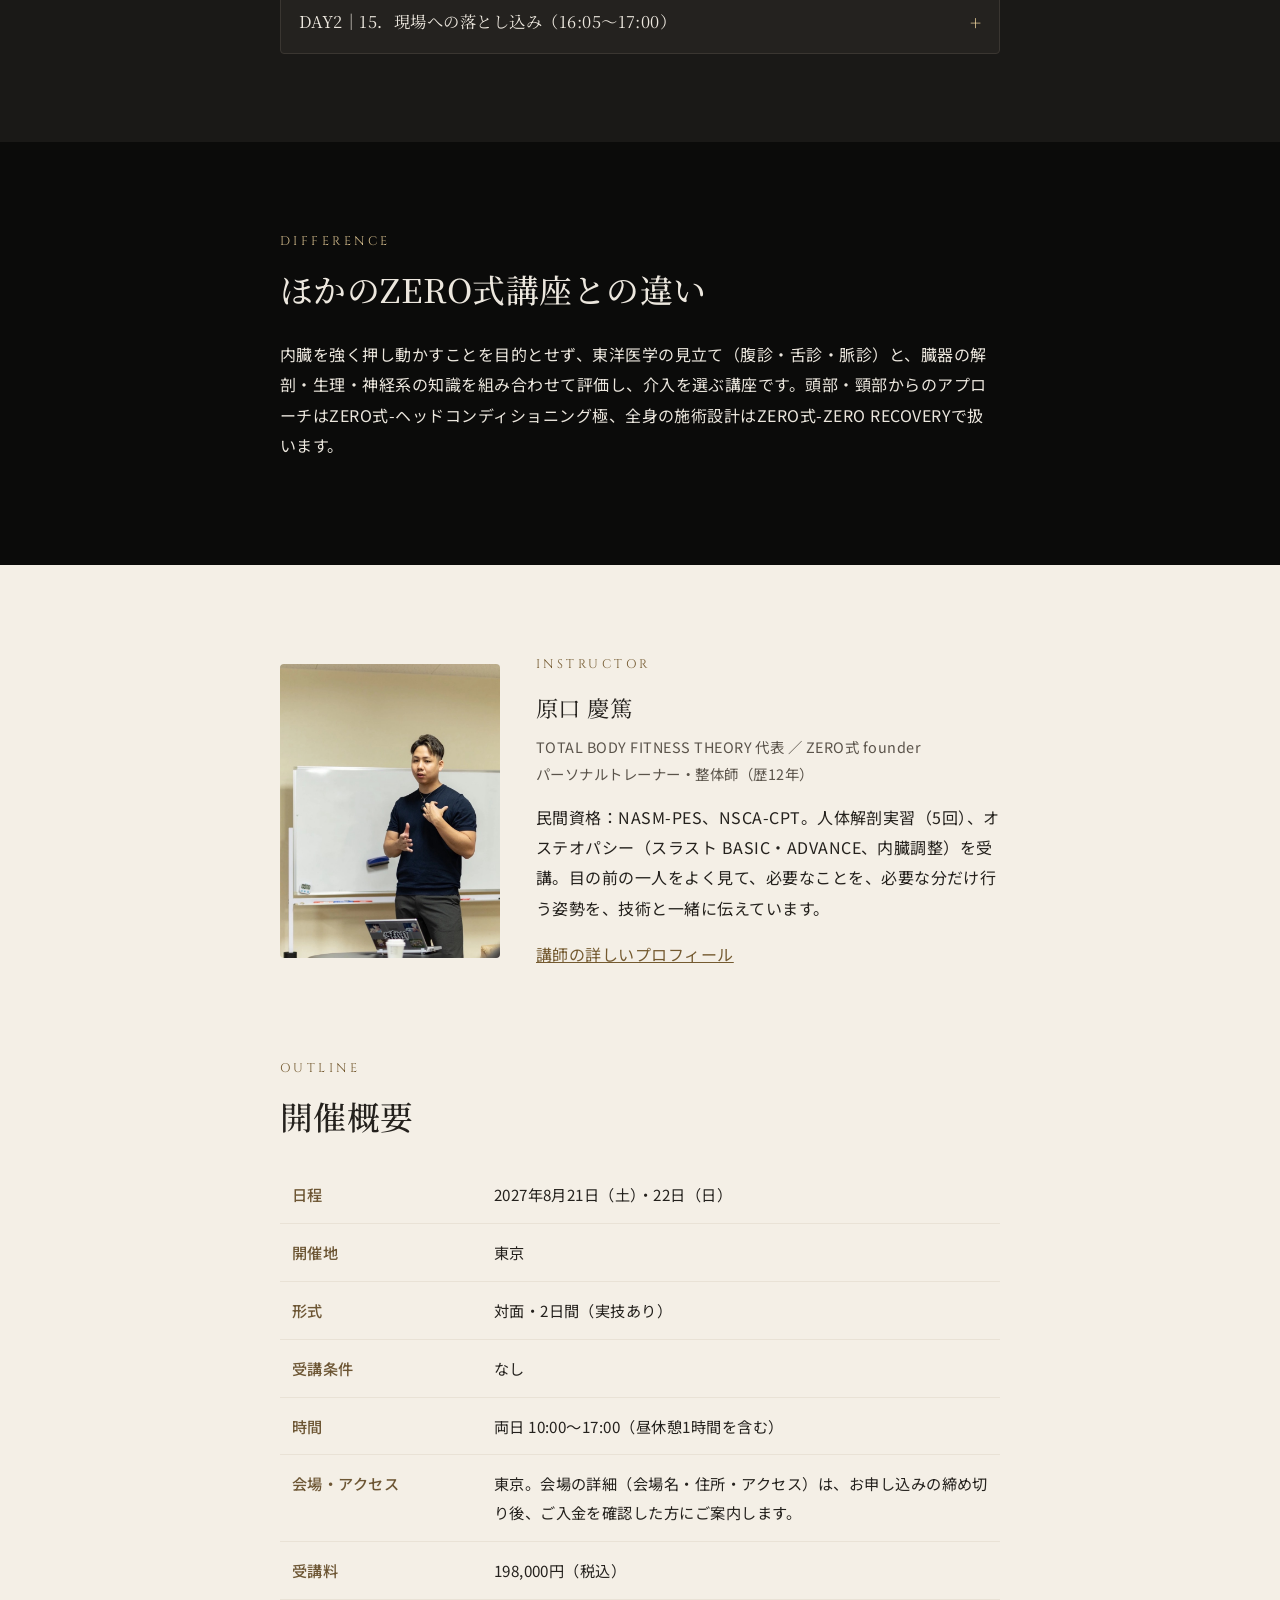
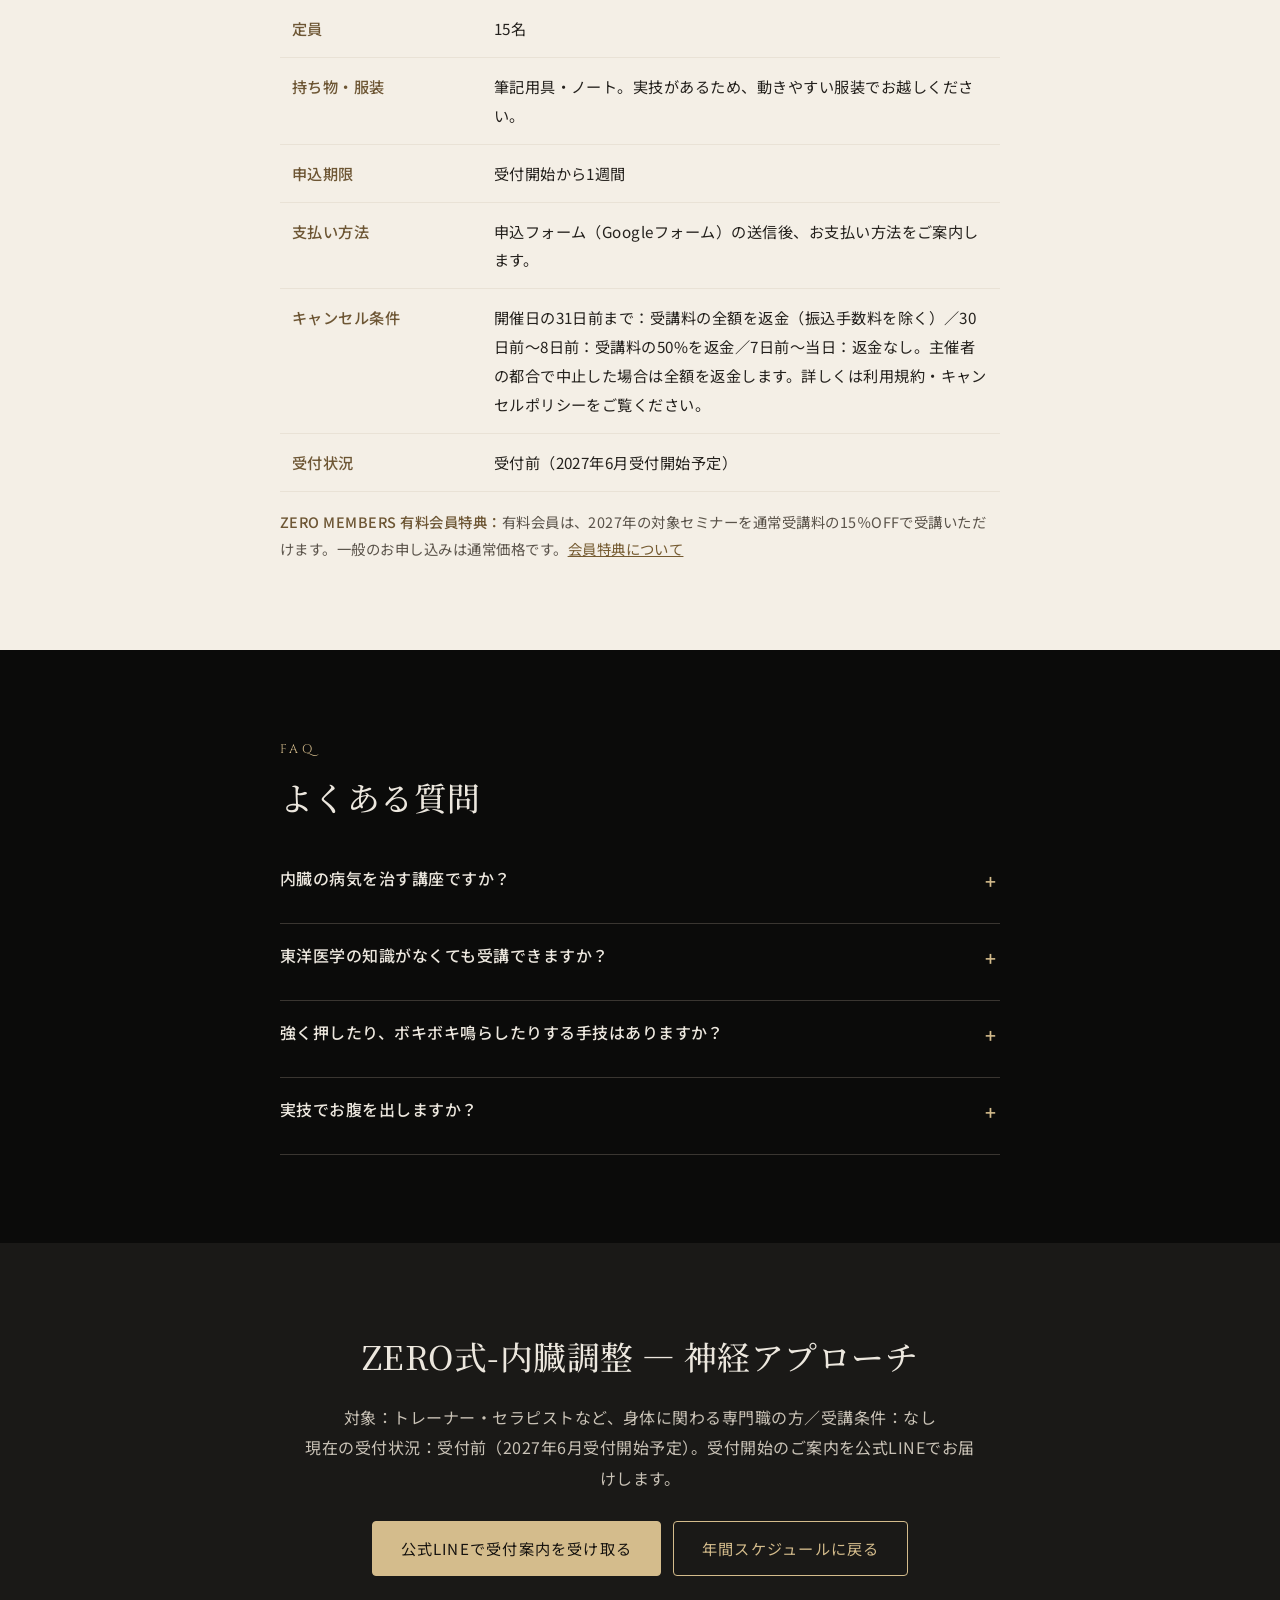
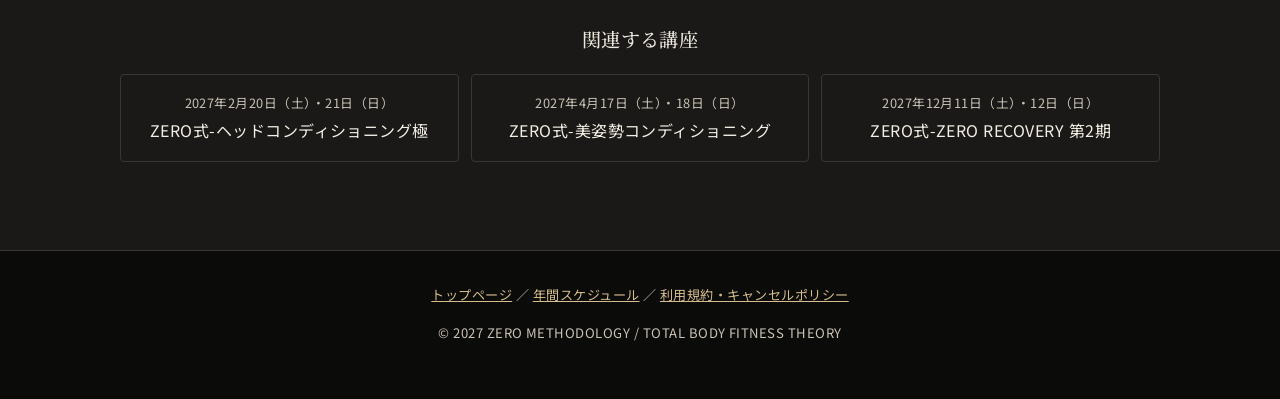
<file: seminars/naizou/index.html>
<!DOCTYPE html>
<html lang="ja" class="no-js">
<head>
<meta charset="UTF-8">
<meta name="viewport" content="width=device-width, initial-scale=1.0, viewport-fit=cover">
<title>ZERO式-内臓調整 ― 神経アプローチ｜ZERO式 2027 年間セミナー</title>
<meta name="description" content="ZERO式-内臓調整 ― 神経アプローチ（2027年8月21日（土）・22日（日）・東京）。内臓の役割・神経・ホルモン・感情のつながりを理解し、腹診・舌診・脈診と腹部の検査で評価します。横隔膜とファシアから内臓を整え、施術の前後で変化を確かめたうえで、ダイエット・ボディメイク、内臓疲労の回復、生活・運動の提案まで現場で使える形にします。">
<meta property="og:title" content="ZERO式-内臓調整 ― 神経アプローチ｜ZERO式 2027 年間セミナー">
<meta property="og:description" content="ZERO式-内臓調整 ― 神経アプローチ（2027年8月21日（土）・22日（日）・東京）。内臓の役割・神経・ホルモン・感情のつながりを理解し、腹診・舌診・脈診と腹部の検査で評価します。横隔膜とファシアから内臓を整え、施術の前後で変化を確かめたうえで、ダイエット・ボディメイク、内臓疲労の回復、生活・運動の提案まで現場で使える形にします。">
<meta property="og:type" content="website">
<link rel="preconnect" href="https://fonts.googleapis.com">
<link rel="preconnect" href="https://fonts.gstatic.com" crossorigin>
<link rel="stylesheet" href="https://fonts.googleapis.com/css2?family=Cinzel:wght@400;500&family=Noto+Sans+JP:wght@400;500&family=Noto+Serif+JP:wght@500&display=swap">
<link rel="stylesheet" href="../../assets/style.css?v=d78a86f78c05">
<script src="../../assets/main.js?v=65ad460fbd22" defer></script>
</head>
<body class="has-sticky">
<a class="skip" href="#main">本文へ移動</a>
<header class="site-header"><div class="wrap">
  <a class="brand" href="../../">ZERO<small>ZERO式 2027 年間セミナー</small></a>
  <nav class="nav" aria-label="サイト内">
    <a href="../../#schedule">年間スケジュール</a><a href="../../#instructor">講師</a><a href="../../#seminars">セミナー一覧</a><a href="../../#entry">受付・申込</a>
  </nav>
  <details class="mobile-menu"><summary>メニュー</summary><nav aria-label="スマートフォンのサイト内メニュー"><a href="../../#schedule">年間スケジュール</a><a href="../../#instructor">講師プロフィール</a><a href="../../#seminars">セミナー一覧</a><a href="../../#entry">受付・申込</a></nav></details>
</div></header>
<main id="main">
<div class="wrap crumb"><a href="../../">トップ</a> ／ <a href="../../#seminars">セミナー一覧</a> ／ ZERO式-内臓調整 ― 神経アプローチ</div>
<div class="wrap d-hero">
  <figure class="d-photo"><img src="../../images/naizou-main.jpg" alt="腹部に両手を当てる様子（経絡アプローチ超実践合宿）" width="800" height="600"><figcaption>過去のセミナー：腹部に両手を当てる様子（経絡アプローチ超実践合宿）</figcaption></figure>
  <div class="d-head">
    <p class="eyebrow">8月開催｜応用</p>
    <h1>ZERO式-内臓調整 ― 神経アプローチ</h1>
    <p class="catch">内臓を、神経とファシアから3〜5分で変える。</p>
    <p>内臓の役割・神経・ホルモン・感情のつながりを理解し、腹診・舌診・脈診と腹部の検査で評価します。横隔膜とファシアから内臓を整え、施術の前後で変化を確かめたうえで、ダイエット・ボディメイク、内臓疲労の回復、生活・運動の提案まで現場で使える形にします。</p>
    <dl class="facts">
      <dt>日程</dt><dd>2027年8月21日（土）・22日（日）</dd>
      <dt>会場</dt><dd>東京</dd>
      <dt>形式</dt><dd>対面・2日間（実技あり）</dd>
      <dt>受講条件</dt><dd>なし</dd>
      <dt>受付状況</dt><dd><span class="st st-before">受付前（2027年6月受付開始予定）</span></dd>
    </dl>
    <div class="btns"><a class="btn solid" href="https://lin.ee/Tzghten" rel="noopener">公式LINEで受付案内を受け取る</a><a class="btn" href="../../#schedule">年間スケジュールに戻る</a></div>
  </div>
</div>
<div class="wrap"><p class="eyebrow">過去のセミナー：経絡アプローチ超実践合宿の様子</p><div class="mood"><img src="../../images/naizou-1.jpg" alt="過去のセミナー：経絡アプローチ超実践合宿の様子" width="800" height="800" loading="lazy"><img src="../../images/naizou-2.jpg" alt="過去のセミナー：経絡アプローチ超実践合宿の様子" width="800" height="800" loading="lazy"><img src="../../images/naizou-3.jpg" alt="過去のセミナー：経絡アプローチ超実践合宿の様子" width="800" height="800" loading="lazy"></div></div>
<nav class="detail-nav wrap" aria-label="この講座のページ内目次"><a href="#for-you">対象者</a><a href="#goals">学習目標</a><a href="#content">講義・実技</a><a href="#curriculum">カリキュラム</a><a href="#diff">他講座との違い</a><a href="#instructor">講師</a><a href="#outline">開催概要</a><a href="#faq">よくある質問</a></nav>
<section id="for-you" class="sec-ivory d-sec"><div class="wrap narrow fade">
  <p class="eyebrow">FOR YOU</p>
  <h2>こんな方におすすめ</h2>
  <ul class="checks"><li>お腹の張り、消化の悪さ、呼吸の浅さを訴えるお客様に、根拠を持って向き合いたい方</li><li>筋や関節へのアプローチだけでは変わりきらないお客様を担当している方</li><li>ダイエット・ボディメイクの指導に、内臓の視点を加えたい方</li><li>腹診・舌診・脈診を、評価の一部として使えるようになりたい方</li></ul>
  <p class="cond-box"><strong>対象：</strong>トレーナー・セラピストなど、身体に関わる専門職の方<br><strong>受講条件：</strong>なし</p>
</div></section>

<section id="goals" class="d-sec"><div class="wrap narrow fade">
  <p class="eyebrow">GOALS</p>
  <h2>学習目標</h2>
  <ul class="checks"><li>臓器ごとの位置・働き・神経・ホルモンを整理して説明できる</li><li>動く臓器と固定された臓器を区別し、腹部の検査で評価できる</li><li>痛みを「病理」と「機能障害」に分け、医療につなぐ判断ができる</li><li>横隔膜とファシアから内臓を整え、施術の前後で変化を確かめられる</li><li>心の状態と内臓・痛みの関係を踏まえて、お客様に接することができる</li><li>いつ内臓調整を入れるかを決め、トレーニング・食事・生活の提案までセッションを組み立てられる</li></ul>
  <p class="note">※学習目標は講座で扱う範囲を示すものです。技術の習得や施術の効果を保証するものではありません。</p>
</div></section>

<section id="content" class="d-sec" style="padding-top:0"><div class="wrap fade">
  <p class="eyebrow">LECTURE &amp; PRACTICE</p>
  <h2>講義と実技で扱う内容</h2>
  <div class="two-col"><div><h3>講義で扱う内容</h3><ul class="dots"><li>内臓調整の考え方：内臓は神経とファシア（腹膜）を通して整える</li><li>痛みの分類（侵害受容性・神経障害性・痛覚変調性）と、病理と機能障害の区別</li><li>臓器の解剖・生理：動く臓器と固定された臓器、血液供給の関係</li><li>腹膜とファシア：運動器と内臓のつながり</li><li>自律神経・迷走神経・腸の神経・脳腸相関、内臓の防御反応</li><li>体性内臓反射：背骨の調整と足ツボで内臓が変わるメカニズム</li><li>ホルモンと感情：感情 → ホルモン → 内臓のつながり、7つのホルモン軸</li><li>心と痛み：心因性の痛みの特徴と、施術者としての接し方</li><li>内臓疲労、病気の予防と医療につなぐ判断</li><li>ダイエット・ボディメイクへの応用</li></ul></div><div><h3>実技で扱う内容</h3><ul class="dots"><li>問診：痛みの種類（鋭い・拍動・焼ける）とレッドフラッグの確認</li><li>腹部9エリアの検査、腹診・舌診・脈診</li><li>横隔膜と呼吸の評価・アプローチ</li><li>筋とファシアから内臓へのアプローチ</li><li>内臓調整の前後での、腹圧・体幹トレーニングのしやすさの比較</li><li>ケース実践：問診から運動・生活の提案まで通しで練習</li><li>背骨（胸椎・腰椎）の調整と、内臓の再評価</li><li>足ツボ（反射）と、内臓の再評価</li><li>3〜5分でできる内臓への手技と、施術前後のテスト</li></ul></div></div><p class="ref-note">2027年カリキュラム案にもとづく内容です。過去に開催した講座の内容ではありません。</p>
</div></section>

<section id="curriculum" class="sec-charcoal d-sec"><div class="wrap narrow fade">
  <p class="eyebrow">CURRICULUM</p>
  <h2>カリキュラム</h2>
  <p class="ref-note">2027年に向けて設計中のカリキュラム案です。時間配分・実技の詳細・各項目を扱う深さは、受付開始時にご案内します。</p><div class="acc"><details><summary>DAY1｜1．内臓調整とは（10:00〜10:40）</summary><ul class="dots"><li>内臓・筋・心の関係</li><li>内臓は直接つかめない：神経とファシア（腹膜）を通して整える</li><li>痛みの分類（侵害受容性・神経障害性・痛覚変調性）</li><li>病理と機能障害を分ける：施術者が関われるのは機能障害</li><li>レッドフラッグ：痛みの種類（鋭い・拍動・焼けるような）を聞き、医療につなぐ</li><li>触れてはいけない場面、施術を見送る判断、同意の取り方</li></ul></details><details><summary>DAY1｜2．内臓の役割（10:40〜11:40）</summary><ul class="dots"><li>胃・小腸・大腸・肝臓・胆のう・脾臓・膵臓・腎臓・副腎・膀胱・横隔膜の位置と働き</li><li>動く臓器（胃・横行結腸・小腸・S状結腸）と固定された臓器（肝臓・脾臓・上行結腸・下行結腸・膵臓・腎臓・膀胱）</li><li>臓器どうしの血液供給の関係</li><li>実技：体表から臓器の位置をペアで確かめる</li></ul></details><details><summary>DAY1｜3．腹膜とファシア（11:40〜12:00）</summary><ul class="dots"><li>腹膜の役割：吊り下げ・伝導・滑り・衝撃吸収・排泄</li><li>運動器 ― 腹膜 ― 内臓のつながり</li><li>深い背中の筋と腹膜の関係</li><li>けがや手術による腹膜への影響</li></ul></details><details><summary>DAY1｜4．内臓と神経系（13:00〜13:45）</summary><ul class="dots"><li>自律神経（交感神経・副交感神経）と迷走神経</li><li>腸の神経（腸管神経系）と脳腸相関</li><li>内臓体性反射と関連痛</li><li>体性内臓反射：皮膚・筋・関節への刺激が内臓に届く道すじ（DAY2の足ツボ・背骨の調整のメカニズムの土台）</li><li>内臓の防御反応：筋と同じように内臓も硬くなる</li></ul></details><details><summary>DAY1｜5．ホルモンと感情（13:45〜14:30）</summary><ul class="dots"><li>感情 → ホルモン → 内臓（血液を通して伝わる）</li><li>インスリンと血糖、コルチゾール、甲状腺、食欲のホルモン</li><li>腸とセロトニン、肝臓と女性ホルモンの代謝</li><li>膵臓・副腎・卵巣を内分泌の器官として見る</li><li>怒り・恐れ・悲しみと内臓・痛みの関係</li></ul></details><details><summary>DAY1｜6．評価（14:30〜16:30）</summary><ul class="dots"><li>問診：痛みの種類、生活リズム、食事、睡眠、便通、感情</li><li>腹部9エリアの検査：動く臓器と固定された臓器の違いを触って確かめる</li><li>腹診：虚しているところ・硬いところの見つけ方</li><li>舌診・脈診・顔色・目の観察</li><li>横隔膜と呼吸の評価</li><li>関節可動域と動きのテスト（施術前の基準をとる）</li></ul></details><details><summary>DAY1｜7．見立てを立てる（16:30〜17:00）</summary><ul class="dots"><li>評価シートに記録する</li><li>評価から見立てを1つ立て、ペアで説明し合う</li></ul></details><details><summary>DAY2｜8．DAY1の確認（10:00〜10:10）</summary><ul class="dots"><li>腹部9エリアの検査と腹診の復習</li></ul></details><details><summary>DAY2｜9．横隔膜と筋・ファシアから内臓へ（10:10〜11:10）</summary><ul class="dots"><li>横隔膜を最初に緩める理由</li><li>感情で横隔膜がロックされると内臓に響く。横行結腸より上（胃・肝臓など）に問題が出やすい理由</li><li>筋とファシアに入力して内臓を変える、深層ファシアへのアプローチ</li><li>実技：横隔膜・背中の深い筋・腹部からのアプローチ → 呼吸と可動域で前後比較</li></ul></details><details><summary>DAY2｜10．背骨の調整で内臓を整える（11:10〜12:00）</summary><ul class="dots"><li>メカニズム：背骨の各高さから内臓へ向かう自律神経（胸椎・腰椎と臓器の対応）</li><li>メカニズム：関節の受容器への入力 → 脊髄の反射 → 内臓の働きの変化（体性内臓反射）</li><li>評価：動きの悪い椎骨の見つけ方と、内臓の評価との照らし合わせ</li><li>実技：胸椎・腰椎の調整（首のスラストは行いません）→ 腹部9エリアと呼吸で再評価</li><li>調整後の反応（だるさ・眠気など）の説明と対応</li></ul></details><details><summary>DAY2｜11．足ツボ（反射）で内臓を整える（13:00〜13:45）</summary><ul class="dots"><li>メカニズム：足裏の皮膚の受容器 → 感覚の入力 → 自律神経の反応、なぜ足から内臓が変わるのか</li><li>反射区の考え方：胃・肝臓・腸・腎臓などを大まかに捉える</li><li>刺激の強さの目安と、強すぎるとブロックが入る理由</li><li>実技：足ツボ → 腹部で再評価、背骨の調整との組み合わせ</li></ul></details><details><summary>DAY2｜12．3〜5分でできる内臓への手技（13:45〜14:45）</summary><ul class="dots"><li>動く臓器への手技</li><li>固定された臓器への手技</li><li>メカニズム：腹膜・ファシアへの入力で何が変わるのか</li><li>施術中はカウントして相手を安心させる</li><li>実技：施術前後のテストで変化を確かめる</li></ul></details><details><summary>DAY2｜13．心と内臓（14:45〜15:25）</summary><ul class="dots"><li>心因性の痛みとは：心の要因で起こる、本物の痛み</li><li>原因：トラウマ、ストレスと不安、うつ、社会的要因、生活習慣など</li><li>見分け方：場所がはっきりしない、普通の施術で変わらない、感情的なつらさを伴う</li><li>7つのホルモン軸と、体・心の特徴</li><li>頭・お腹・手・足に触れたときの感情の反応と接し方</li><li>防御して閉じている状態から、開いていく関わり方</li><li>過去はこちらから聞かない。心理士・医師につなぐ判断</li></ul></details><details><summary>DAY2｜14．内臓疲労・病気の予防・ボディメイク（15:25〜16:05）</summary><ul class="dots"><li>内臓疲労のサイン：お腹・舌・脈・睡眠・便通・むくみ・だるさ</li><li>ストレスは胃から始まりやすい。免疫と生活習慣</li><li>消化吸収と筋肥大、血糖と脂肪の付き方、むくみ、食後に歩く理由</li><li>医療機関につなぐ判断</li><li>実技：内臓調整の前後で、腹圧・体幹トレーニングのしやすさを比べる</li></ul></details><details><summary>DAY2｜15．現場への落とし込み（16:05〜17:00）</summary><ul class="dots"><li>いつ内臓調整を入れるか：トレーニング前、施術の最初、痛みが取れないとき</li><li>手段の選び方：横隔膜・ファシア・背骨・足ツボ・内臓への手技を、評価からどう組み合わせるか</li><li>1回のセッションの組み立て：問診 → 9エリア → 横隔膜 → 背骨・足ツボ・手技 → 再テスト → トレーニング → 食事・生活</li><li>お客様への説明の仕方、メニュー化（単発・回数券・トレーニングとの組み合わせ）</li><li>ケース実践：10〜15分で通し練習</li></ul></details></div>
</div></section>

<section id="diff" class="d-sec"><div class="wrap narrow fade">
  <p class="eyebrow">DIFFERENCE</p>
  <h2>ほかのZERO式講座との違い</h2>
  <p>内臓を強く押し動かすことを目的とせず、東洋医学の見立て（腹診・舌診・脈診）と、臓器の解剖・生理・神経系の知識を組み合わせて評価し、介入を選ぶ講座です。頭部・頸部からのアプローチはZERO式-ヘッドコンディショニング極、全身の施術設計はZERO式-ZERO RECOVERYで扱います。</p>

</div></section>
<section id="instructor" class="sec-ivory d-sec"><div class="wrap narrow intro fade">
  <img src="../../images/lecture-talk.jpg" alt="セミナーで受講者に向けて話す原口慶篤" width="440" height="587" loading="lazy">
  <div>
    <p class="eyebrow">INSTRUCTOR</p>
    <p class="name">原口 慶篤</p>
    <p class="role">TOTAL BODY FITNESS THEORY 代表 ／ ZERO式 founder<br>パーソナルトレーナー・整体師（歴12年）</p>
    <p>民間資格：NASM-PES、NSCA-CPT。人体解剖実習（5回）、オステオパシー（スラスト BASIC・ADVANCE、内臓調整）を受講。目の前の一人をよく見て、必要なことを、必要な分だけ行う姿勢を、技術と一緒に伝えています。</p>
    <a href="../../#instructor">講師の詳しいプロフィール</a>
  </div>
</div></section>
<section id="outline" class="sec-ivory d-sec" style="padding-top:0"><div class="wrap narrow">
  <p class="eyebrow">OUTLINE</p>
  <h2>開催概要</h2>
  <table class="outline">
    <tr><th scope="row">日程</th><td>2027年8月21日（土）・22日（日）</td></tr>
    <tr><th scope="row">開催地</th><td>東京</td></tr>
    <tr><th scope="row">形式</th><td>対面・2日間（実技あり）</td></tr>
    <tr><th scope="row">受講条件</th><td>なし</td></tr>
    <tr><th scope="row">時間</th><td>両日 10:00〜17:00（昼休憩1時間を含む）</td></tr><tr><th scope="row">会場・アクセス</th><td>東京。会場の詳細（会場名・住所・アクセス）は、お申し込みの締め切り後、ご入金を確認した方にご案内します。</td></tr><tr><th scope="row">受講料</th><td>198,000円（税込）</td></tr><tr><th scope="row">定員</th><td>15名</td></tr><tr><th scope="row">持ち物・服装</th><td>筆記用具・ノート。実技があるため、動きやすい服装でお越しください。</td></tr><tr><th scope="row">申込期限</th><td>受付開始から1週間</td></tr><tr><th scope="row">支払い方法</th><td>申込フォーム（Googleフォーム）の送信後、お支払い方法をご案内します。</td></tr><tr><th scope="row">キャンセル条件</th><td>開催日の31日前まで：受講料の全額を返金（振込手数料を除く）／30日前〜8日前：受講料の50%を返金／7日前〜当日：返金なし。主催者の都合で中止した場合は全額を返金します。詳しくは利用規約・キャンセルポリシーをご覧ください。</td></tr>
    <tr><th scope="row">受付状況</th><td>受付前（2027年6月受付開始予定）</td></tr>
  </table>
  <p class="members-note"><strong>ZERO MEMBERS 有料会員特典：</strong>有料会員は、2027年の対象セミナーを通常受講料の15％OFFで受講いただけます。一般のお申し込みは通常価格です。<a href="../../#members">会員特典について</a></p>
</div></section>
<section id="faq" class="d-sec faq"><div class="wrap narrow">
  <p class="eyebrow">FAQ</p>
  <h2>よくある質問</h2>
  <details><summary>内臓の病気を治す講座ですか？</summary><p>いいえ。病気の治療ではなく、身体の働き（機能障害）を評価して整える講座です。医療機関につなぐべきサインの見分け方も扱います。</p></details><details><summary>東洋医学の知識がなくても受講できますか？</summary><p>はい。腹診・舌診・脈診は基本から練習します。</p></details><details><summary>強く押したり、ボキボキ鳴らしたりする手技はありますか？</summary><p>内臓へはソフトな接触でアプローチします。背骨（胸椎・腰椎）の調整では関節を動かす手技を扱いますが、首のスラストは行いません。</p></details><details><summary>実技でお腹を出しますか？</summary><p>はい。受講者同士でお腹に触れて練習します。動きやすく、お腹を出しやすい服装でお越しください。</p></details>
</div></section>
<section class="sec-charcoal line-cta"><div class="wrap narrow">
  <h2>ZERO式-内臓調整 ― 神経アプローチ</h2>
  <p class="lead">対象：トレーナー・セラピストなど、身体に関わる専門職の方／受講条件：なし<br>現在の受付状況：受付前（2027年6月受付開始予定）。受付開始のご案内を公式LINEでお届けします。</p>
  <div class="btns"><a class="btn solid" href="https://lin.ee/Tzghten" rel="noopener">公式LINEで受付案内を受け取る</a><a class="btn" href="../../#schedule">年間スケジュールに戻る</a></div>
</div>
<div class="wrap" style="margin-top:48px"><h3>関連する講座</h3><div class="related"><a href="../../seminars/kiwami/"><small>2027年2月20日（土）・21日（日）</small>ZERO式-ヘッドコンディショニング極</a><a href="../../seminars/posture/"><small>2027年4月17日（土）・18日（日）</small>ZERO式-美姿勢コンディショニング</a><a href="../../seminars/zero-recovery/"><small>2027年12月11日（土）・12日（日）</small>ZERO式-ZERO RECOVERY 第2期</a></div></div>
</section>
</main>
<footer class="site-footer">
  <p><a href="../../">トップページ</a> ／ <a href="../../#schedule">年間スケジュール</a> ／ <a href="../../terms/">利用規約・キャンセルポリシー</a></p>
  <p>© 2027 ZERO METHODOLOGY / TOTAL BODY FITNESS THEORY</p>
</footer>
<div class="sticky-cta"><a class="btn" href="../../#schedule">年間日程</a><a class="btn solid" href="https://lin.ee/Tzghten" rel="noopener">LINE受付案内</a></div>
</body>
</html>
</file>
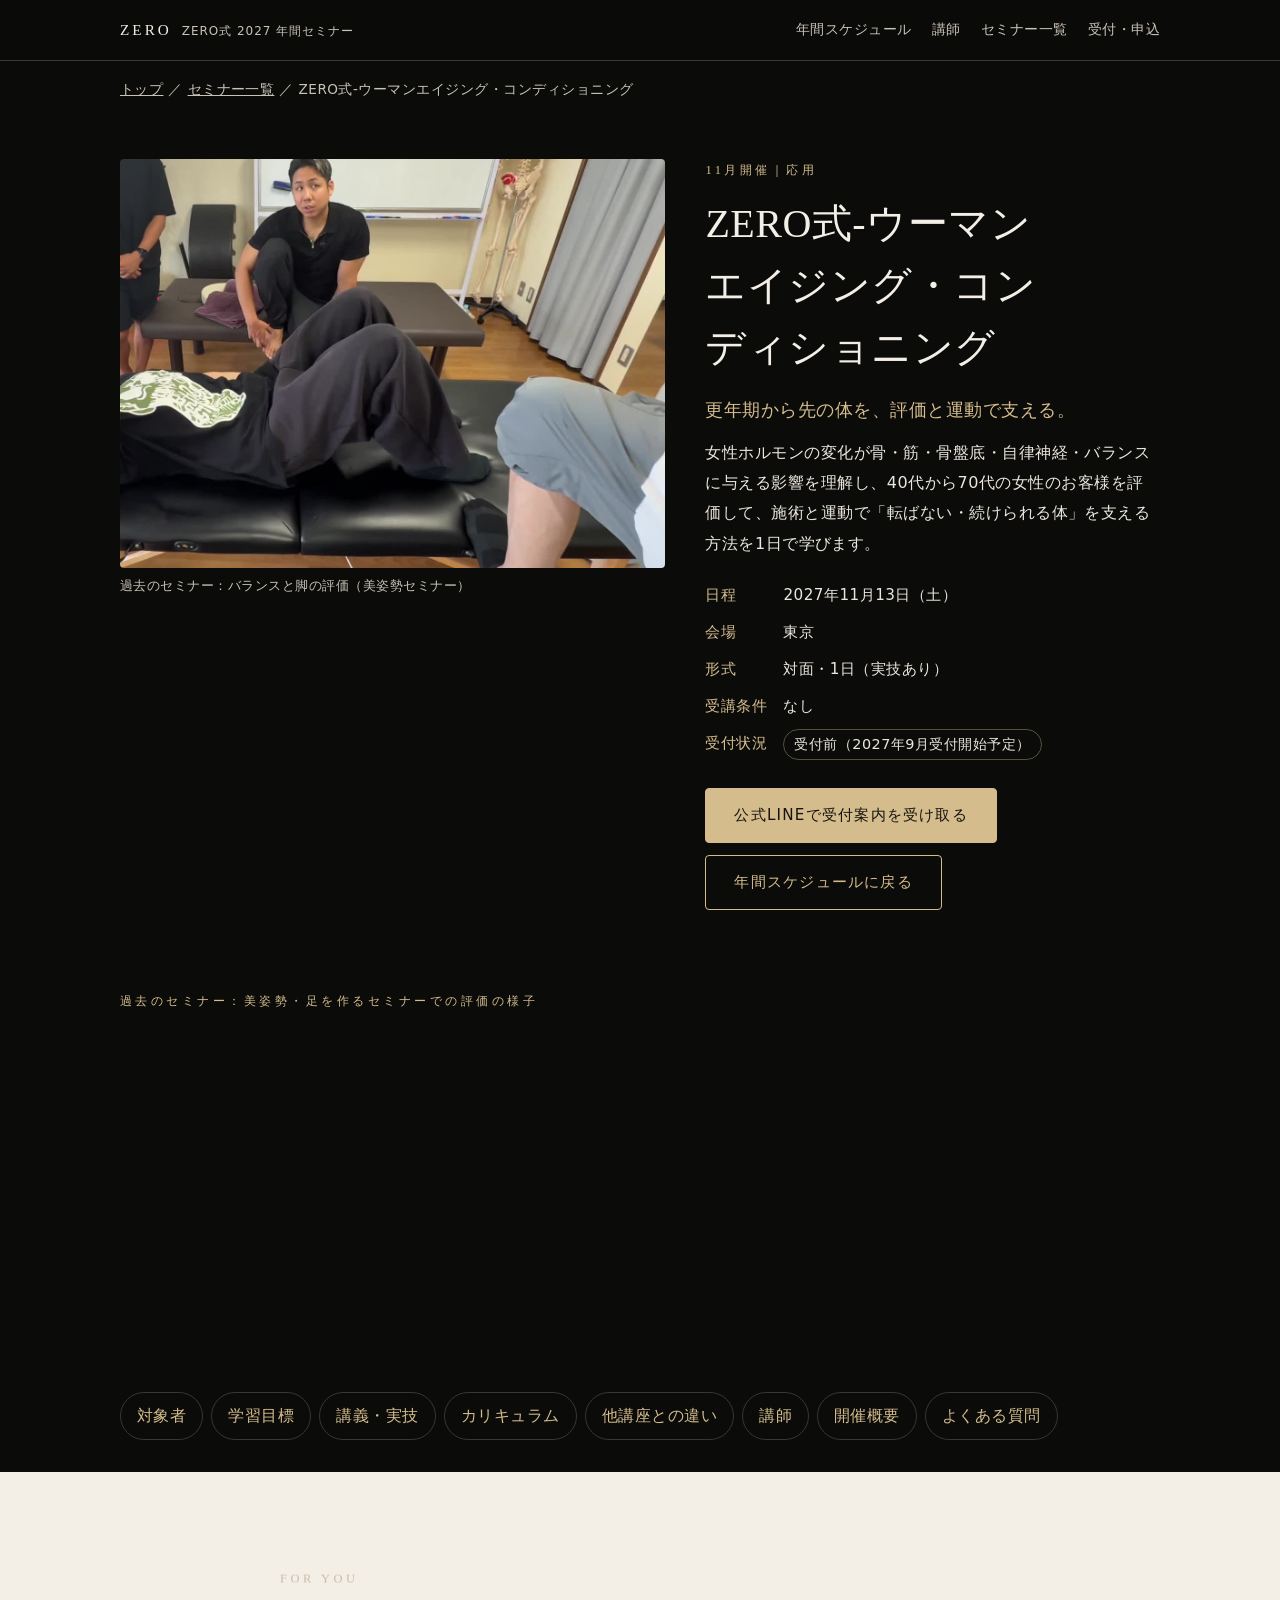
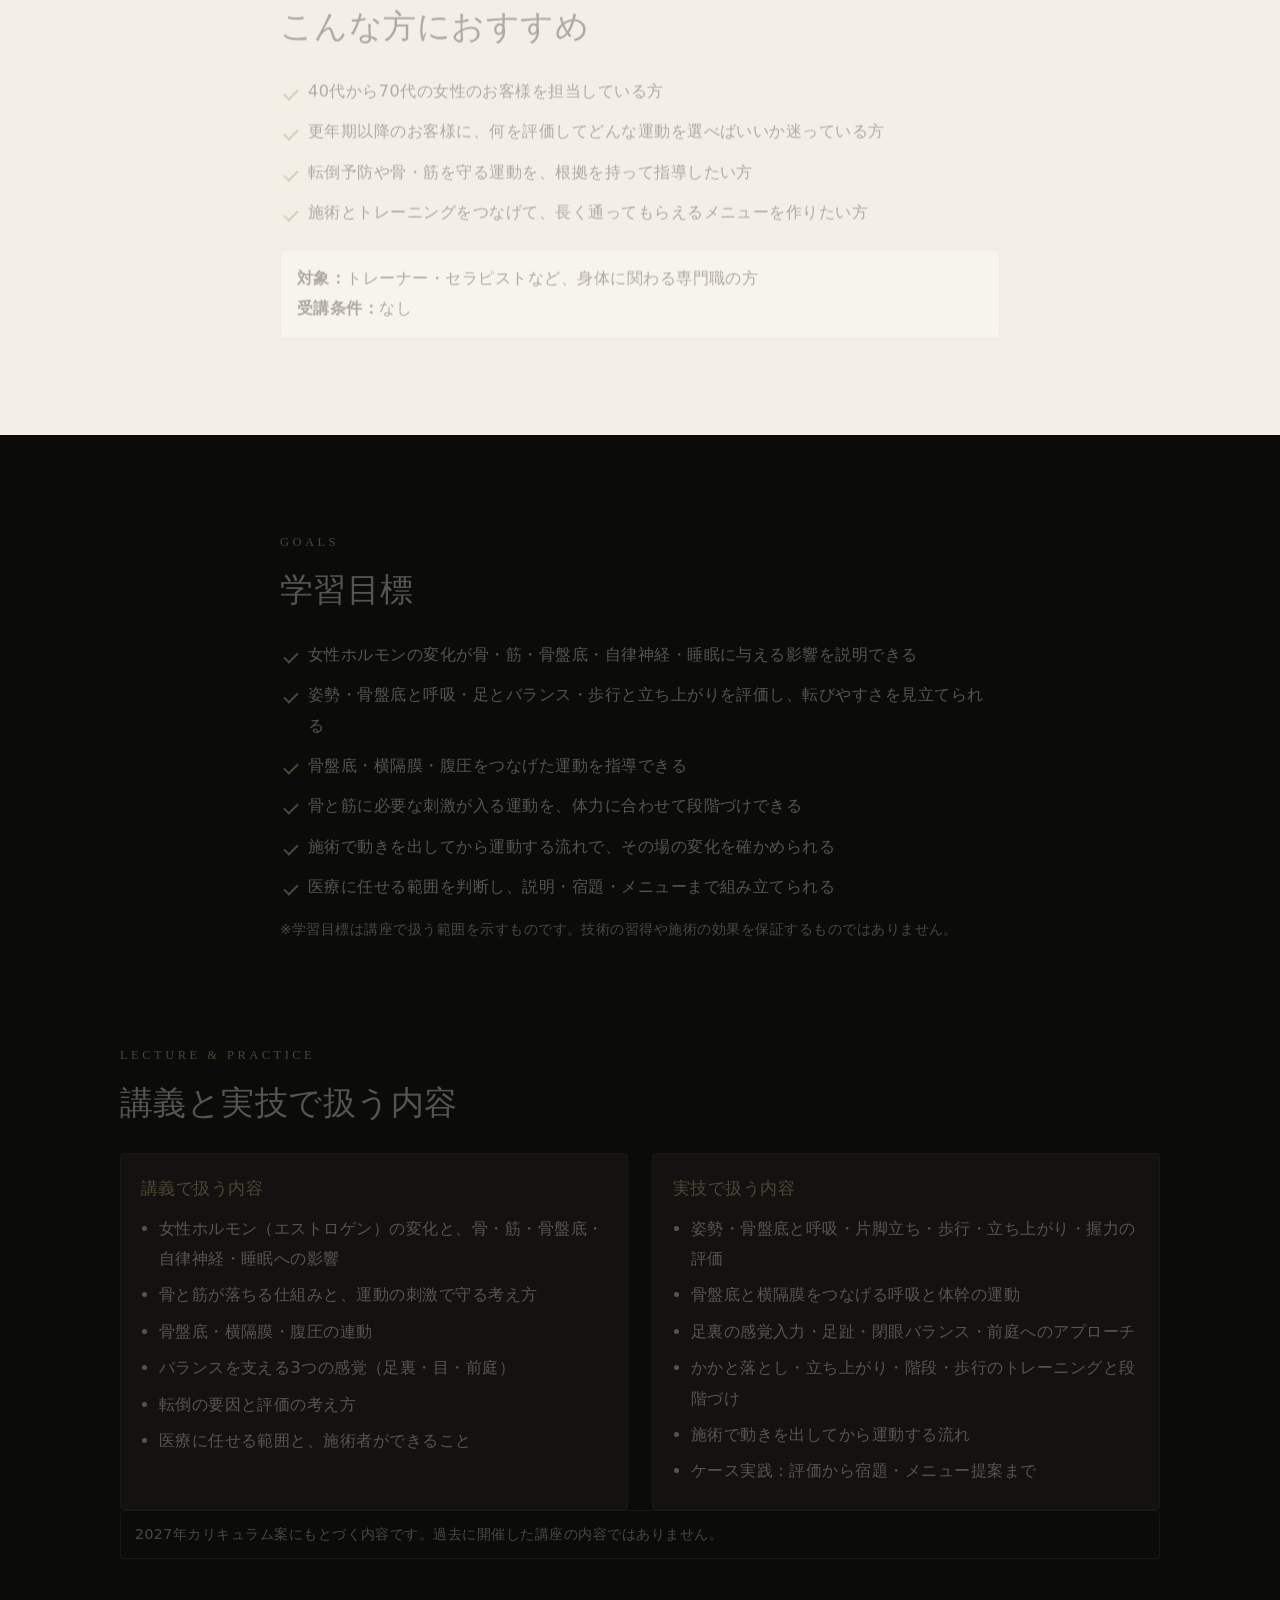
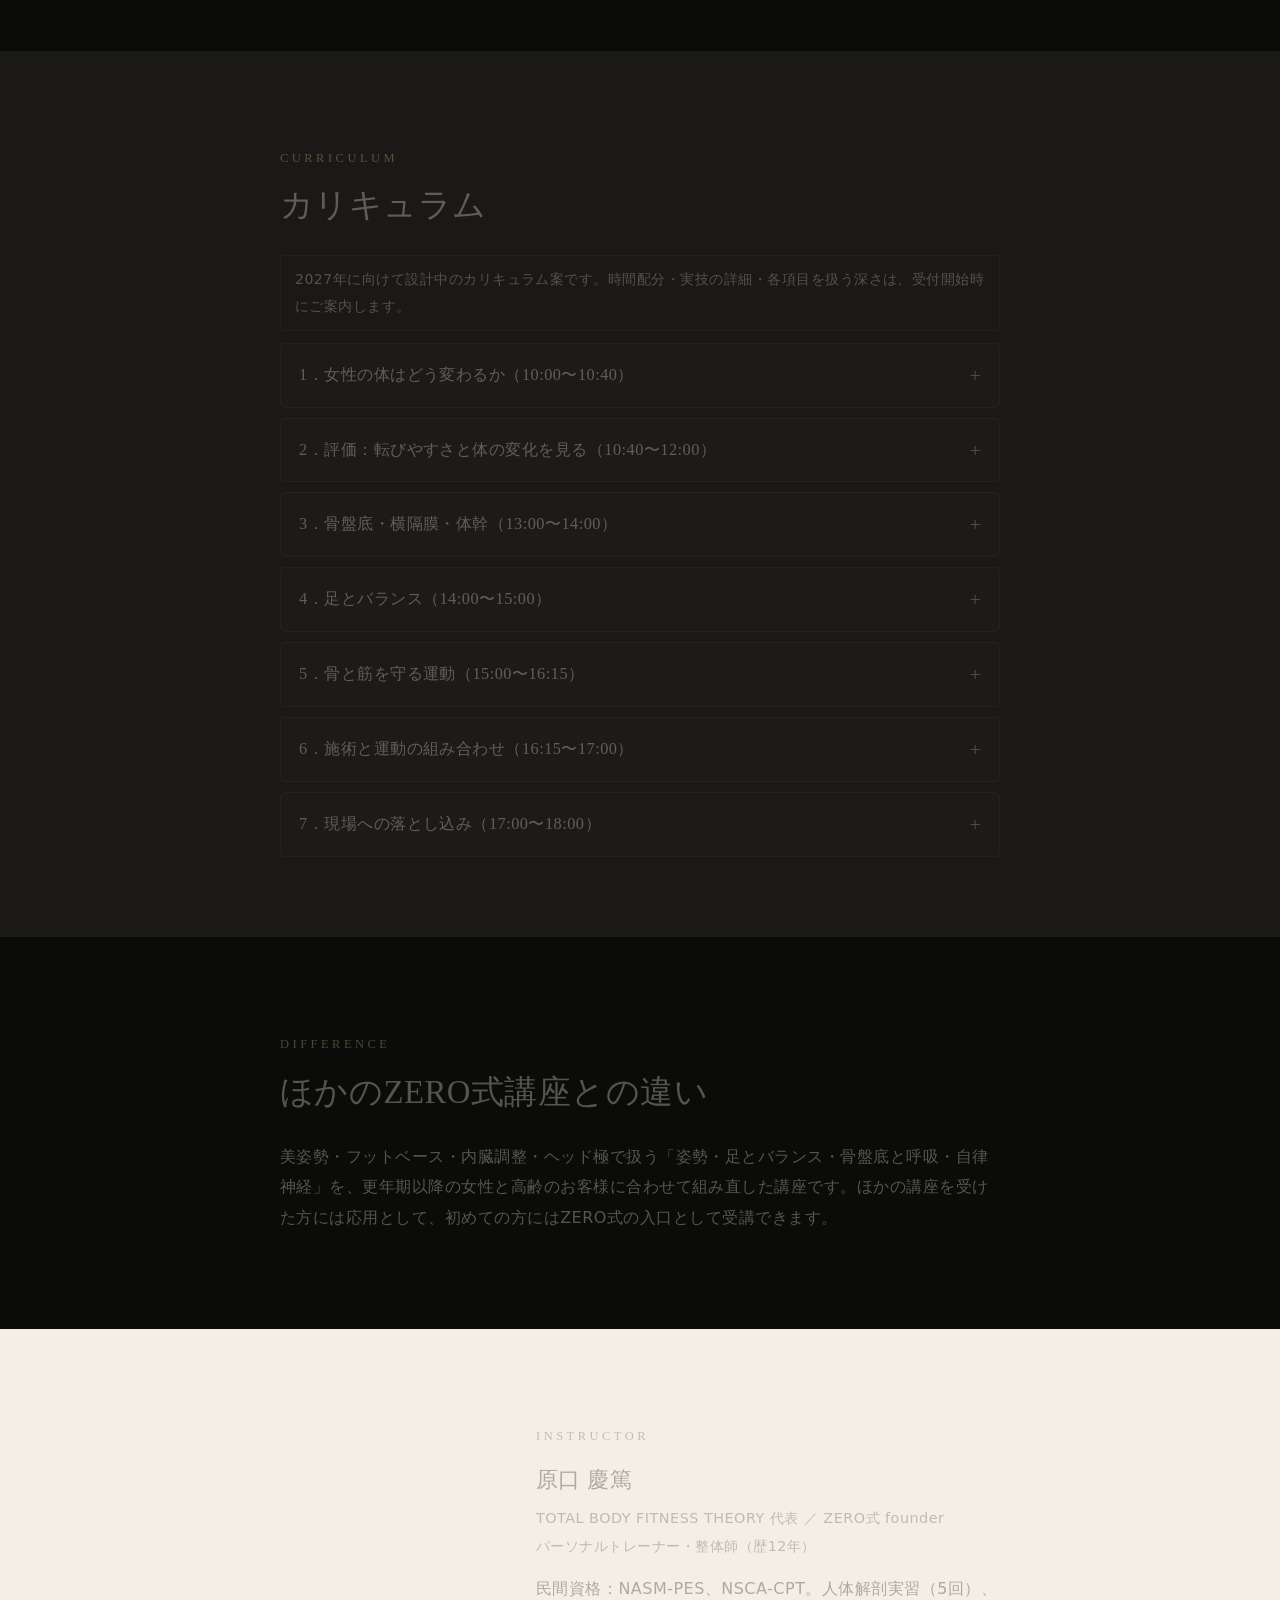
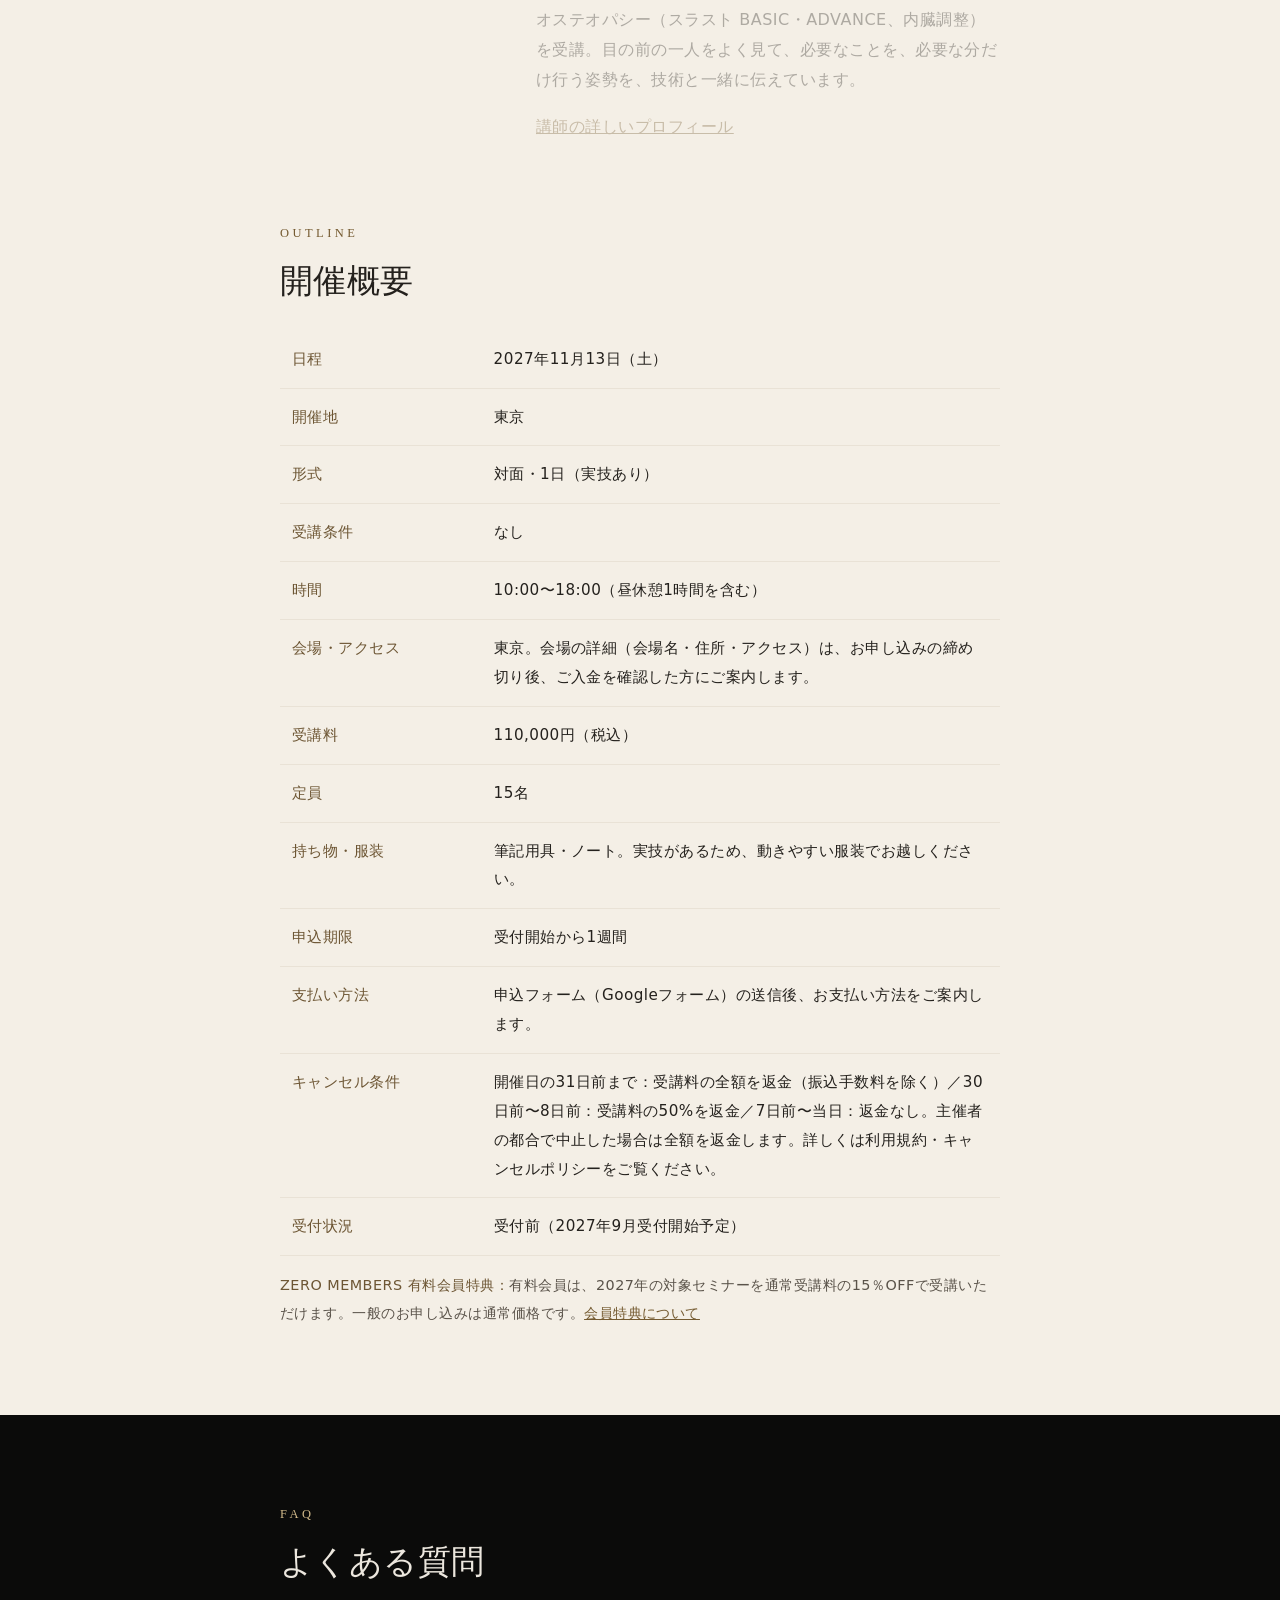
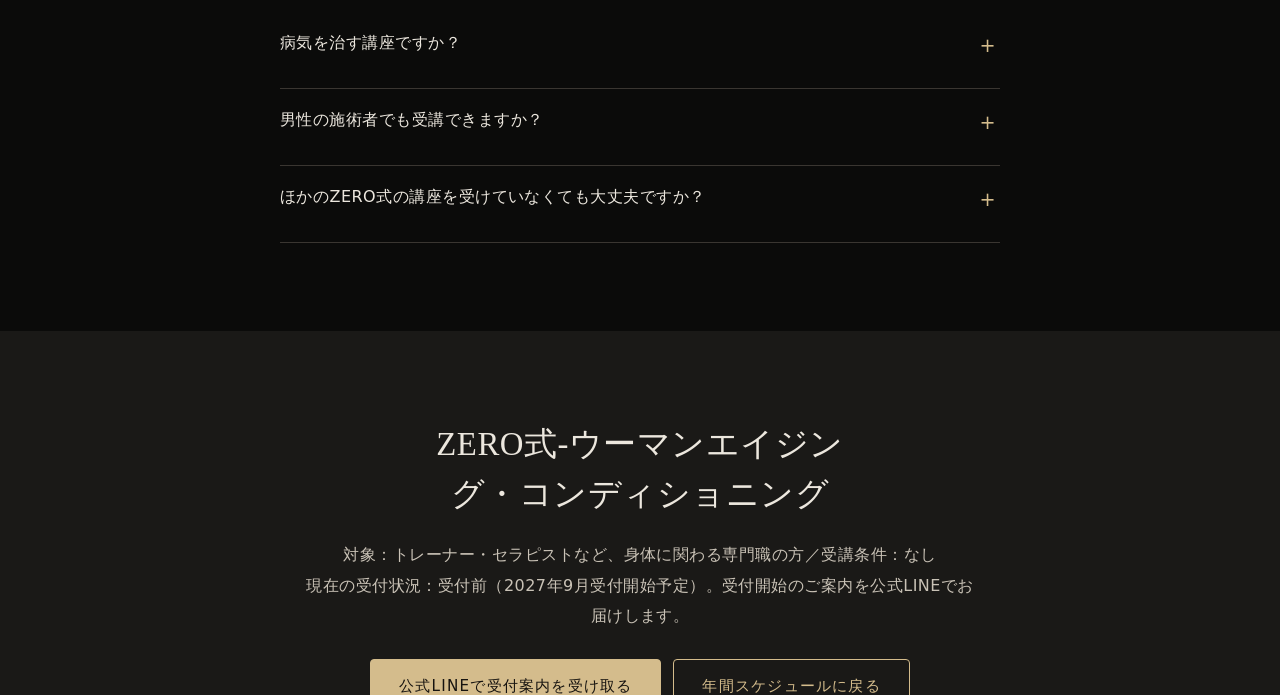
<file: seminars/new-course/index.html>
<!doctype html><html lang="ja"><head><meta charset="utf-8"><meta name="robots" content="noindex"><meta http-equiv="refresh" content="0; url=../woman-aging/"><link rel="canonical" href="../woman-aging/"><title>ページが移動しました</title></head><body><p>このページは移動しました。<a href="../woman-aging/">新しいページはこちら</a></p></body></html>
</file>
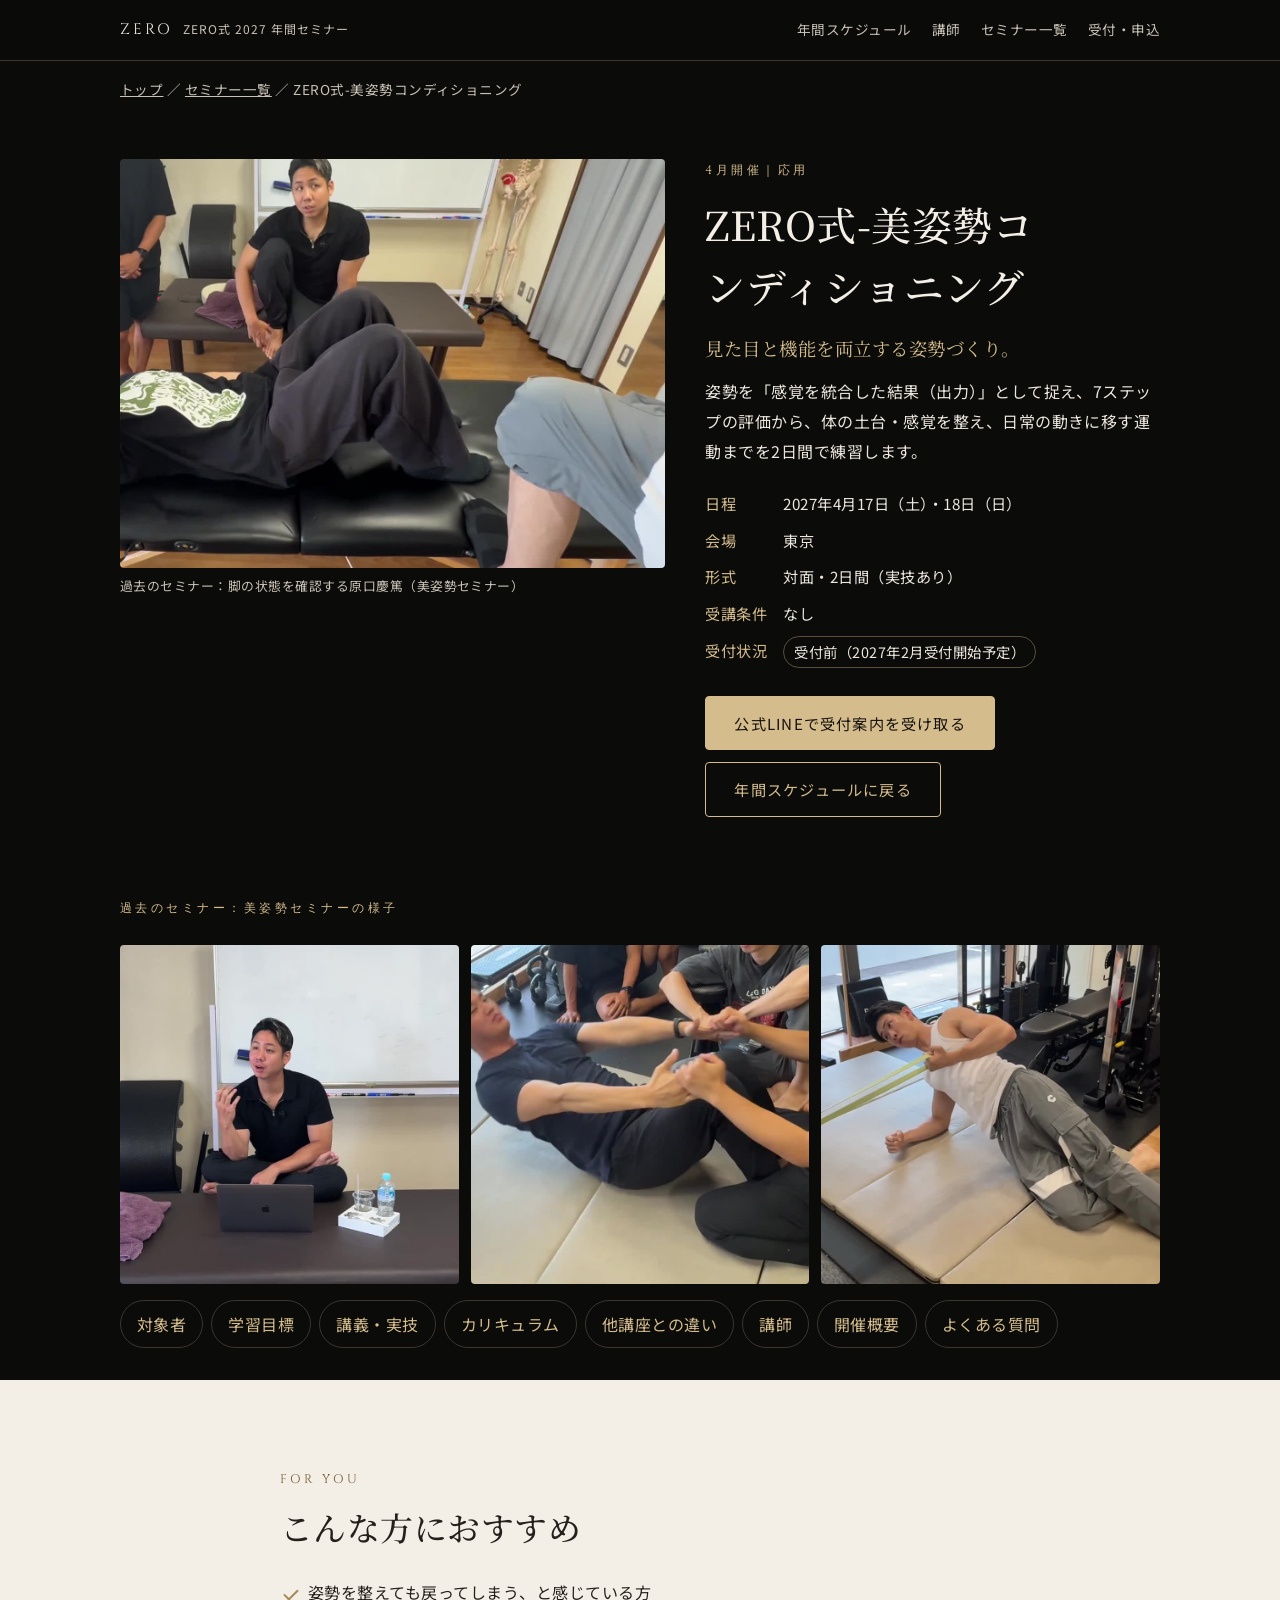
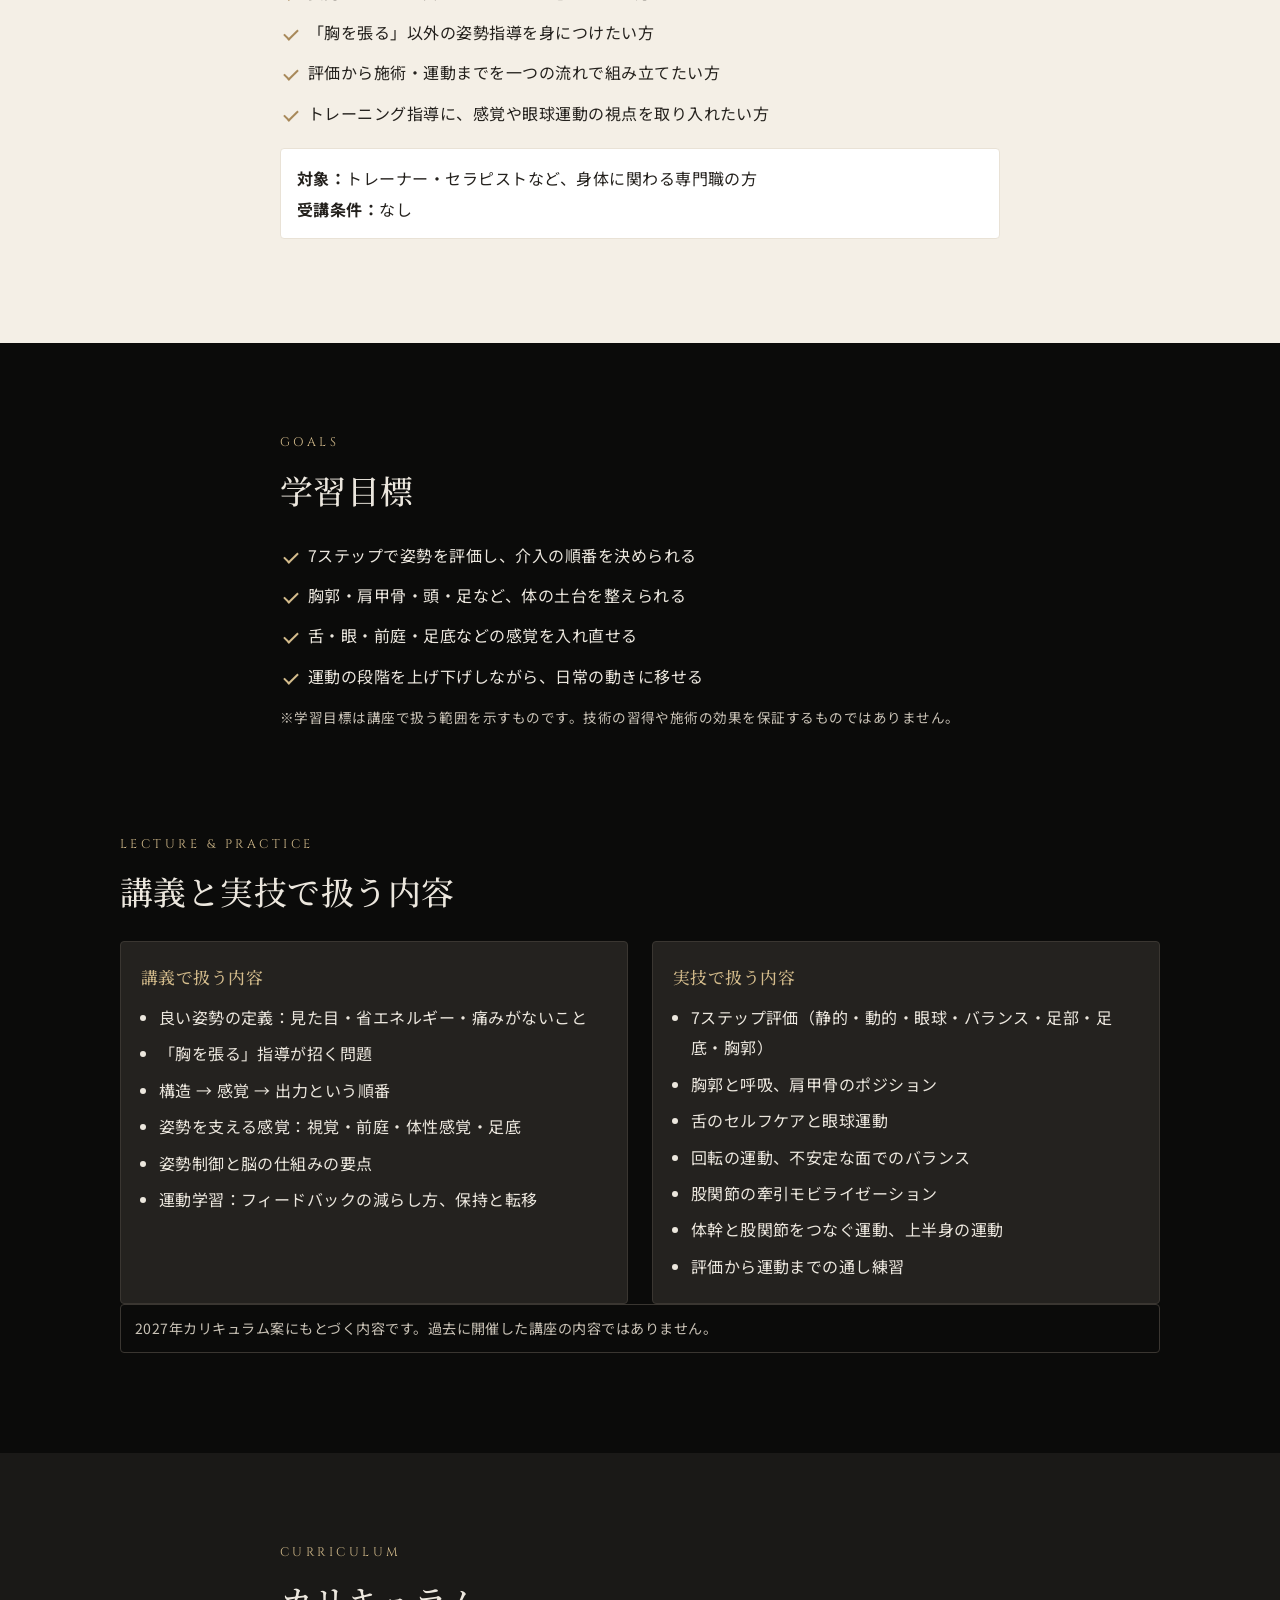
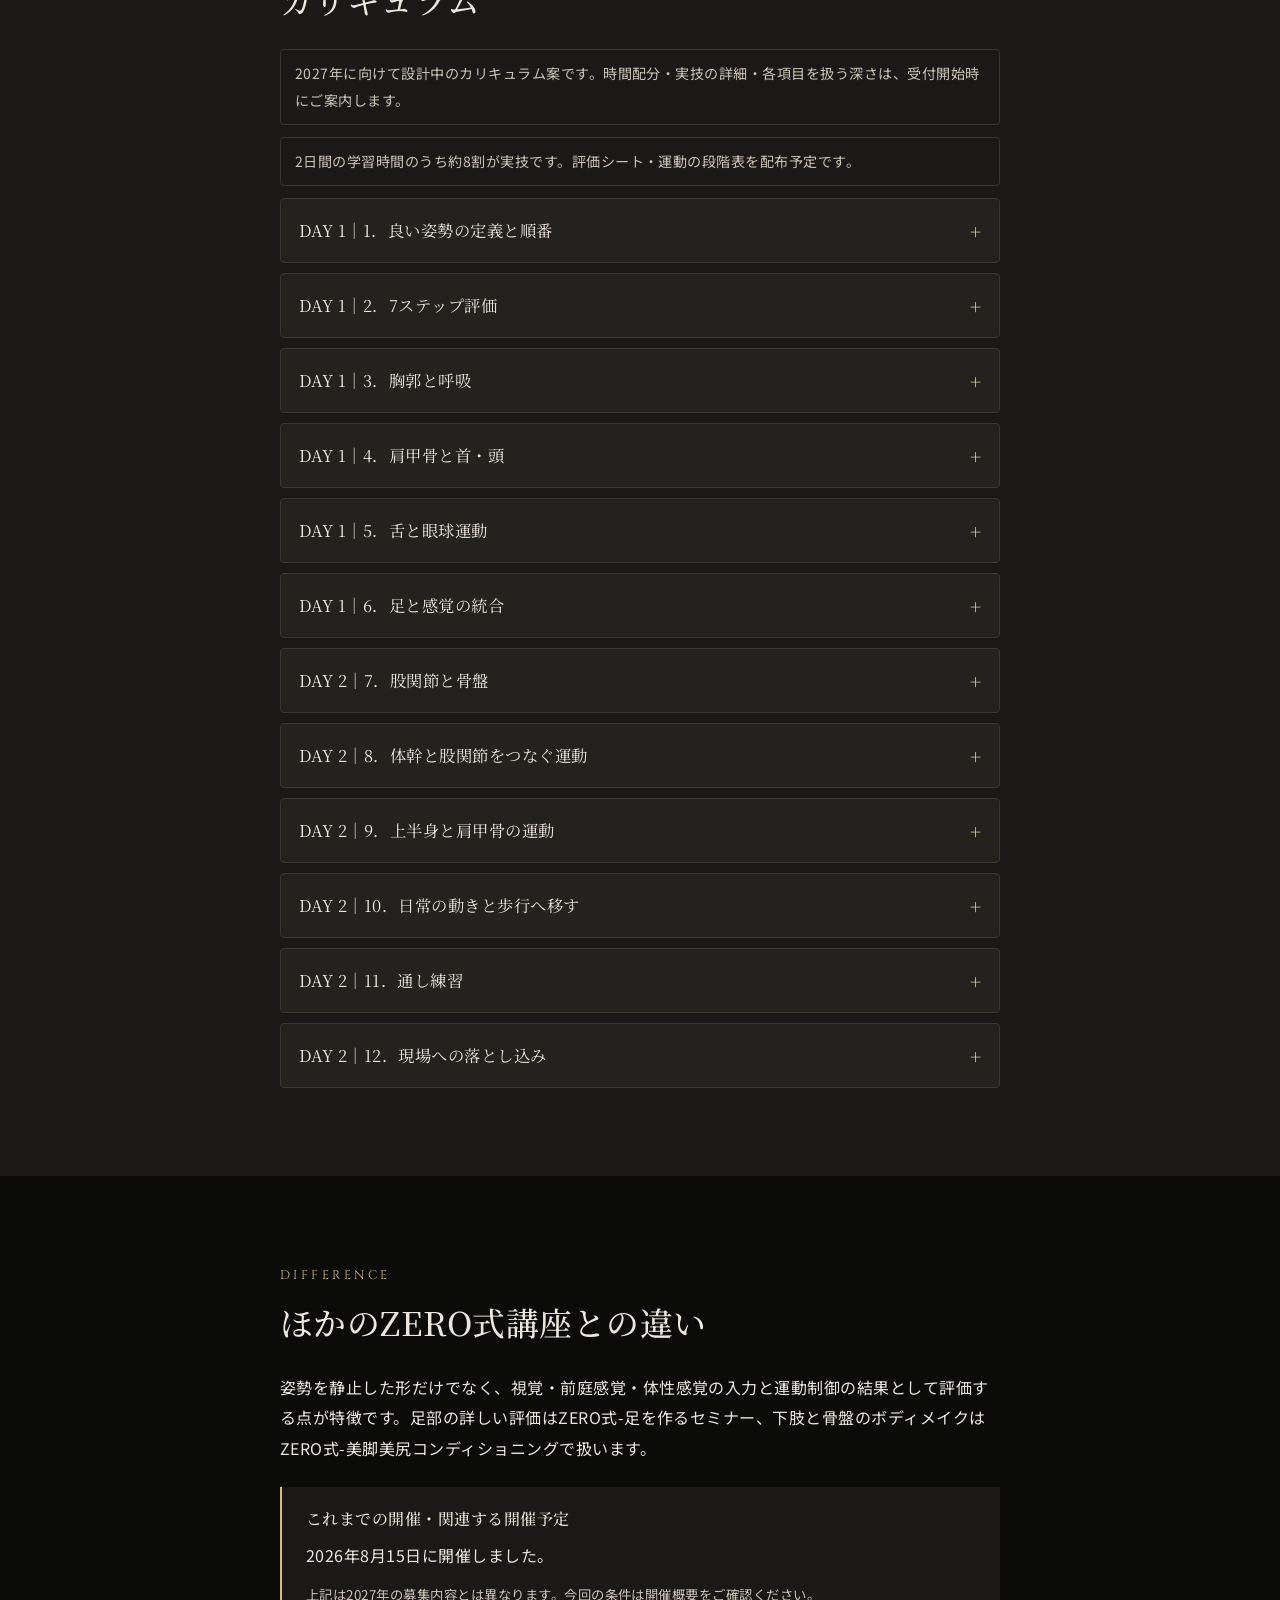
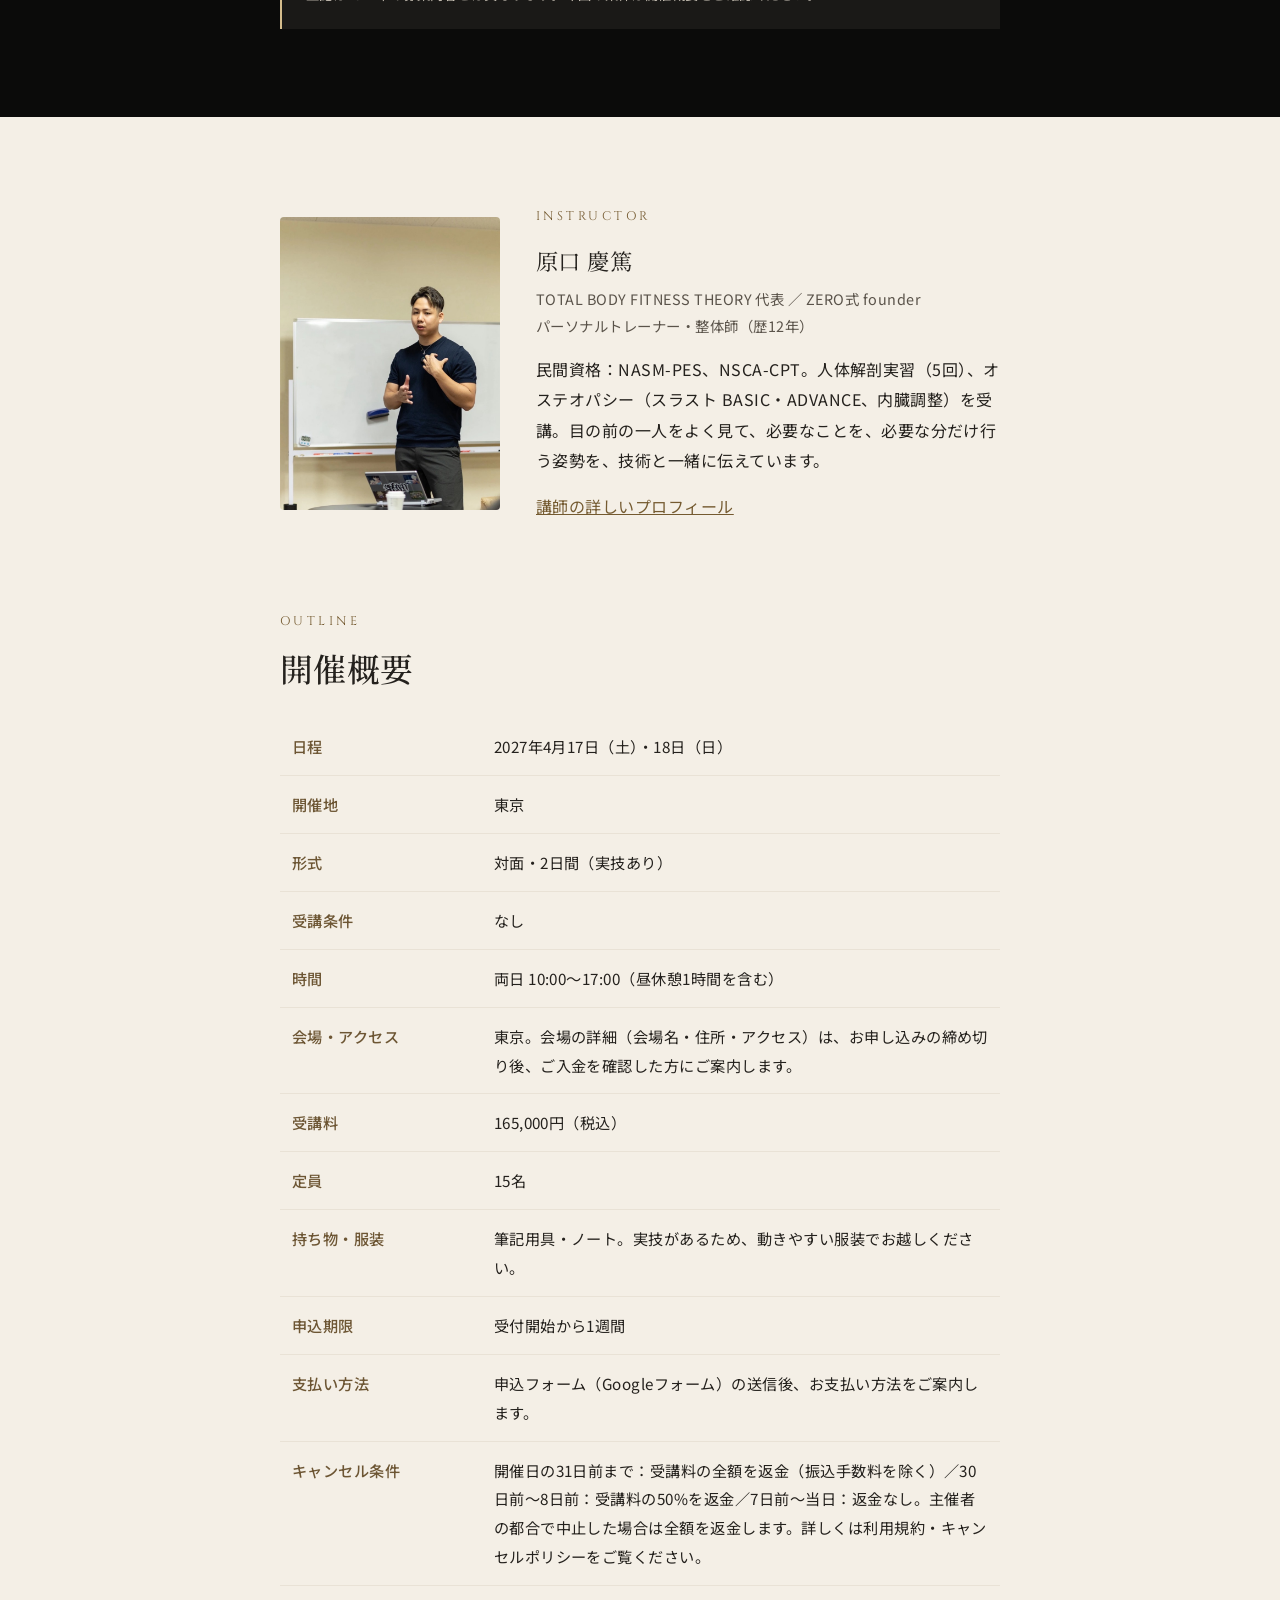
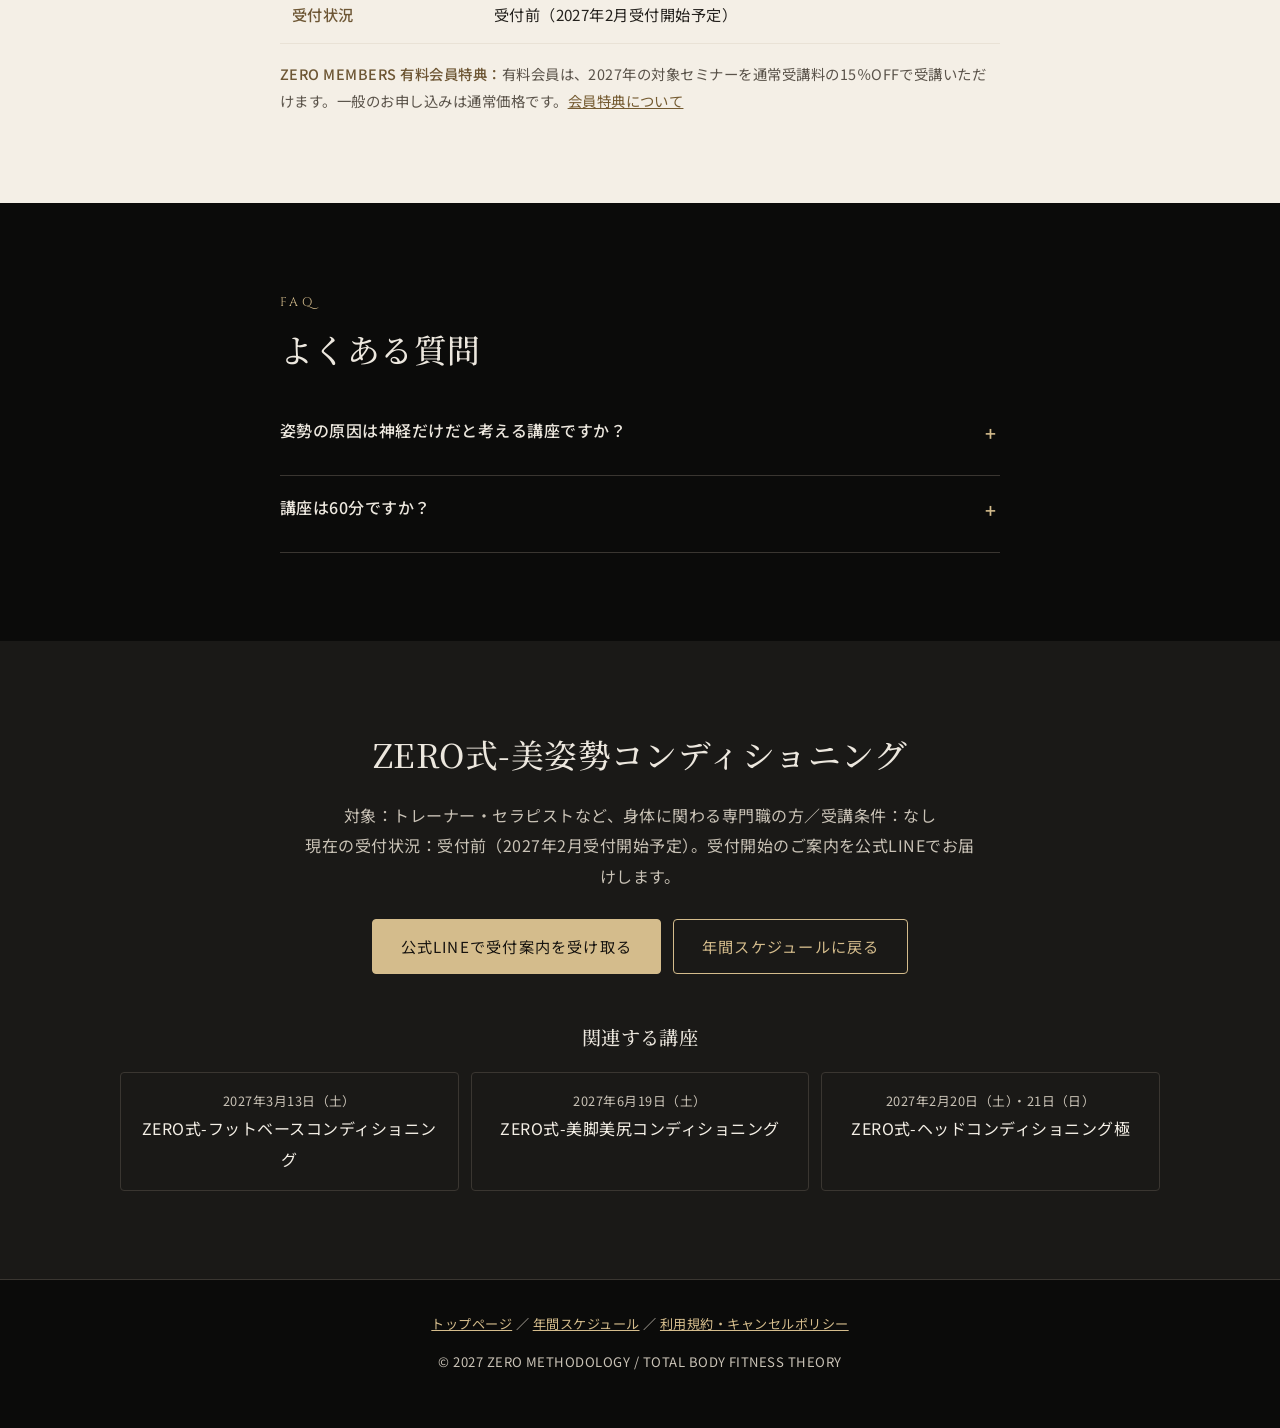
<file: seminars/posture/index.html>
<!DOCTYPE html>
<html lang="ja" class="no-js">
<head>
<meta charset="UTF-8">
<meta name="viewport" content="width=device-width, initial-scale=1.0, viewport-fit=cover">
<title>ZERO式-美姿勢コンディショニング｜ZERO式 2027 年間セミナー</title>
<meta name="description" content="ZERO式-美姿勢コンディショニング（2027年4月17日（土）・18日（日）・東京）。姿勢を「感覚を統合した結果（出力）」として捉え、7ステップの評価から、体の土台・感覚を整え、日常の動きに移す運動までを2日間で練習します。">
<meta property="og:title" content="ZERO式-美姿勢コンディショニング｜ZERO式 2027 年間セミナー">
<meta property="og:description" content="ZERO式-美姿勢コンディショニング（2027年4月17日（土）・18日（日）・東京）。姿勢を「感覚を統合した結果（出力）」として捉え、7ステップの評価から、体の土台・感覚を整え、日常の動きに移す運動までを2日間で練習します。">
<meta property="og:type" content="website">
<link rel="preconnect" href="https://fonts.googleapis.com">
<link rel="preconnect" href="https://fonts.gstatic.com" crossorigin>
<link rel="stylesheet" href="https://fonts.googleapis.com/css2?family=Cinzel:wght@400;500&family=Noto+Sans+JP:wght@400;500&family=Noto+Serif+JP:wght@500&display=swap">
<link rel="stylesheet" href="../../assets/style.css?v=d78a86f78c05">
<script src="../../assets/main.js?v=65ad460fbd22" defer></script>
</head>
<body class="has-sticky">
<a class="skip" href="#main">本文へ移動</a>
<header class="site-header"><div class="wrap">
  <a class="brand" href="../../">ZERO<small>ZERO式 2027 年間セミナー</small></a>
  <nav class="nav" aria-label="サイト内">
    <a href="../../#schedule">年間スケジュール</a><a href="../../#instructor">講師</a><a href="../../#seminars">セミナー一覧</a><a href="../../#entry">受付・申込</a>
  </nav>
  <details class="mobile-menu"><summary>メニュー</summary><nav aria-label="スマートフォンのサイト内メニュー"><a href="../../#schedule">年間スケジュール</a><a href="../../#instructor">講師プロフィール</a><a href="../../#seminars">セミナー一覧</a><a href="../../#entry">受付・申込</a></nav></details>
</div></header>
<main id="main">
<div class="wrap crumb"><a href="../../">トップ</a> ／ <a href="../../#seminars">セミナー一覧</a> ／ ZERO式-美姿勢コンディショニング</div>
<div class="wrap d-hero">
  <figure class="d-photo"><img src="../../images/posture-main.jpg" alt="脚の状態を確認する原口慶篤（美姿勢セミナー）" width="800" height="600"><figcaption>過去のセミナー：脚の状態を確認する原口慶篤（美姿勢セミナー）</figcaption></figure>
  <div class="d-head">
    <p class="eyebrow">4月開催｜応用</p>
    <h1>ZERO式-美姿勢コンディショニング</h1>
    <p class="catch">見た目と機能を両立する姿勢づくり。</p>
    <p>姿勢を「感覚を統合した結果（出力）」として捉え、7ステップの評価から、体の土台・感覚を整え、日常の動きに移す運動までを2日間で練習します。</p>
    <dl class="facts">
      <dt>日程</dt><dd>2027年4月17日（土）・18日（日）</dd>
      <dt>会場</dt><dd>東京</dd>
      <dt>形式</dt><dd>対面・2日間（実技あり）</dd>
      <dt>受講条件</dt><dd>なし</dd>
      <dt>受付状況</dt><dd><span class="st st-before">受付前（2027年2月受付開始予定）</span></dd>
    </dl>
    <div class="btns"><a class="btn solid" href="https://lin.ee/Tzghten" rel="noopener">公式LINEで受付案内を受け取る</a><a class="btn" href="../../#schedule">年間スケジュールに戻る</a></div>
  </div>
</div>
<div class="wrap"><p class="eyebrow">過去のセミナー：美姿勢セミナーの様子</p><div class="mood"><img src="../../images/posture-1.jpg" alt="過去のセミナー：美姿勢セミナーの様子" width="800" height="800" loading="lazy"><img src="../../images/posture-2.jpg" alt="過去のセミナー：美姿勢セミナーの様子" width="800" height="800" loading="lazy"><img src="../../images/posture-3.jpg" alt="過去のセミナー：美姿勢セミナーの様子" width="800" height="800" loading="lazy"></div></div>
<nav class="detail-nav wrap" aria-label="この講座のページ内目次"><a href="#for-you">対象者</a><a href="#goals">学習目標</a><a href="#content">講義・実技</a><a href="#curriculum">カリキュラム</a><a href="#diff">他講座との違い</a><a href="#instructor">講師</a><a href="#outline">開催概要</a><a href="#faq">よくある質問</a></nav>
<section id="for-you" class="sec-ivory d-sec"><div class="wrap narrow fade">
  <p class="eyebrow">FOR YOU</p>
  <h2>こんな方におすすめ</h2>
  <ul class="checks"><li>姿勢を整えても戻ってしまう、と感じている方</li><li>「胸を張る」以外の姿勢指導を身につけたい方</li><li>評価から施術・運動までを一つの流れで組み立てたい方</li><li>トレーニング指導に、感覚や眼球運動の視点を取り入れたい方</li></ul>
  <p class="cond-box"><strong>対象：</strong>トレーナー・セラピストなど、身体に関わる専門職の方<br><strong>受講条件：</strong>なし</p>
</div></section>

<section id="goals" class="d-sec"><div class="wrap narrow fade">
  <p class="eyebrow">GOALS</p>
  <h2>学習目標</h2>
  <ul class="checks"><li>7ステップで姿勢を評価し、介入の順番を決められる</li><li>胸郭・肩甲骨・頭・足など、体の土台を整えられる</li><li>舌・眼・前庭・足底などの感覚を入れ直せる</li><li>運動の段階を上げ下げしながら、日常の動きに移せる</li></ul>
  <p class="note">※学習目標は講座で扱う範囲を示すものです。技術の習得や施術の効果を保証するものではありません。</p>
</div></section>

<section id="content" class="d-sec" style="padding-top:0"><div class="wrap fade">
  <p class="eyebrow">LECTURE &amp; PRACTICE</p>
  <h2>講義と実技で扱う内容</h2>
  <div class="two-col"><div><h3>講義で扱う内容</h3><ul class="dots"><li>良い姿勢の定義：見た目・省エネルギー・痛みがないこと</li><li>「胸を張る」指導が招く問題</li><li>構造 → 感覚 → 出力という順番</li><li>姿勢を支える感覚：視覚・前庭・体性感覚・足底</li><li>姿勢制御と脳の仕組みの要点</li><li>運動学習：フィードバックの減らし方、保持と転移</li></ul></div><div><h3>実技で扱う内容</h3><ul class="dots"><li>7ステップ評価（静的・動的・眼球・バランス・足部・足底・胸郭）</li><li>胸郭と呼吸、肩甲骨のポジション</li><li>舌のセルフケアと眼球運動</li><li>回転の運動、不安定な面でのバランス</li><li>股関節の牽引モビライゼーション</li><li>体幹と股関節をつなぐ運動、上半身の運動</li><li>評価から運動までの通し練習</li></ul></div></div><p class="ref-note">2027年カリキュラム案にもとづく内容です。過去に開催した講座の内容ではありません。</p>
</div></section>

<section id="curriculum" class="sec-charcoal d-sec"><div class="wrap narrow fade">
  <p class="eyebrow">CURRICULUM</p>
  <h2>カリキュラム</h2>
  <p class="ref-note">2027年に向けて設計中のカリキュラム案です。時間配分・実技の詳細・各項目を扱う深さは、受付開始時にご案内します。</p><p class="ref-note">2日間の学習時間のうち約8割が実技です。評価シート・運動の段階表を配布予定です。</p><div class="acc"><details><summary>DAY 1｜1．良い姿勢の定義と順番</summary><ul class="dots"><li>構造 → 感覚 → 出力</li><li>なぜこの順番か：構造（骨格）が整わないまま感覚を入れても、正しい位置を覚えられない</li></ul></details><details><summary>DAY 1｜2．7ステップ評価</summary><ul class="dots"><li>静的姿勢、動的姿勢、眼球運動、バランス、足部、足底感覚、胸郭・呼吸</li><li>なぜ7つも見るのか：姿勢は目・耳（前庭）・足裏・体の感覚を統合した結果。どこが乱れているかで、変える場所が違う</li></ul></details><details><summary>DAY 1｜3．胸郭と呼吸</summary><ul class="dots"><li>肋骨の動き、背面・側面への呼吸</li><li>なぜ効くのか：肋骨が動くと横隔膜が働き、体幹が内側から支えられる</li></ul></details><details><summary>DAY 1｜4．肩甲骨と首・頭</summary><ul class="dots"><li>肩甲骨の位置、後頭下</li><li>なぜ効くのか：頭の位置は、舌・上位胸椎・首の前後のバランスで決まる</li></ul></details><details><summary>DAY 1｜5．舌と眼球運動</summary><ul class="dots"><li>舌のセルフケア、眼球運動のトレーニング</li><li>なぜ効くのか：目の動きと首の筋は連動している。目が整うと首と姿勢が変わる</li></ul></details><details><summary>DAY 1｜6．足と感覚の統合</summary><ul class="dots"><li>足底への感覚入力、回転の運動、閉眼バランス</li><li>うつ伏せのローリング → 四つ這いで回る → 丸まって転がる、BOSUでの閉眼立位</li><li>なぜ効くのか：回転の刺激で前庭（三半規管・耳石）が整い、バランスが取りやすくなる</li></ul></details><details><summary>DAY 2｜7．股関節と骨盤</summary><ul class="dots"><li>股関節の牽引モビライゼーション</li><li>なぜ効くのか：股関節の詰まりが取れると、骨盤が中間位に戻りやすい</li></ul></details><details><summary>DAY 2｜8．体幹と股関節をつなぐ運動</summary><ul class="dots"><li>段階を上げ下げしながら練習</li><li>ウォーターバッグを使ったデッドバグ・片脚ブリッジ、膝立ち → 立位</li><li>なぜ効くのか：中が動く重り（水）を支えると、体幹が自動的に働く</li></ul></details><details><summary>DAY 2｜9．上半身と肩甲骨の運動</summary><ul class="dots"><li>肩甲骨を寄せる運動、横向きで支える運動、ベアウォーク</li><li>なぜ効くのか：肩甲骨が胸郭の上で安定すると、首と頭の位置が戻りやすい</li></ul></details><details><summary>DAY 2｜10．日常の動きと歩行へ移す</summary><ul class="dots"><li>運動学習の考え方</li><li>なぜ運動学習が必要か：施術で変えた姿勢は、動きの中で使わないと元に戻る</li></ul></details><details><summary>DAY 2｜11．通し練習</summary><ul class="dots"><li>評価から運動までのロールプレイ</li></ul></details><details><summary>DAY 2｜12．現場への落とし込み</summary><ul class="dots"><li>セッションの組み立て：7ステップのどれから見るかを決める → 構造 → 感覚 → 出力</li><li>お客様への説明：前・横・後ろの写真で前後比較を見せる</li><li>宿題：1日1〜2種目にしぼる</li><li>メニュー化：姿勢改善の3ヶ月・半年コース、トレーニングとの組み合わせ</li></ul></details></div>
</div></section>

<section id="diff" class="d-sec"><div class="wrap narrow fade">
  <p class="eyebrow">DIFFERENCE</p>
  <h2>ほかのZERO式講座との違い</h2>
  <p>姿勢を静止した形だけでなく、視覚・前庭感覚・体性感覚の入力と運動制御の結果として評価する点が特徴です。足部の詳しい評価はZERO式-足を作るセミナー、下肢と骨盤のボディメイクはZERO式-美脚美尻コンディショニングで扱います。</p>
  <aside class="history-note"><h3>これまでの開催・関連する開催予定</h3><p>2026年8月15日に開催しました。</p><small>上記は2027年の募集内容とは異なります。今回の条件は開催概要をご確認ください。</small></aside>
</div></section>
<section id="instructor" class="sec-ivory d-sec"><div class="wrap narrow intro fade">
  <img src="../../images/lecture-talk.jpg" alt="セミナーで受講者に向けて話す原口慶篤" width="440" height="587" loading="lazy">
  <div>
    <p class="eyebrow">INSTRUCTOR</p>
    <p class="name">原口 慶篤</p>
    <p class="role">TOTAL BODY FITNESS THEORY 代表 ／ ZERO式 founder<br>パーソナルトレーナー・整体師（歴12年）</p>
    <p>民間資格：NASM-PES、NSCA-CPT。人体解剖実習（5回）、オステオパシー（スラスト BASIC・ADVANCE、内臓調整）を受講。目の前の一人をよく見て、必要なことを、必要な分だけ行う姿勢を、技術と一緒に伝えています。</p>
    <a href="../../#instructor">講師の詳しいプロフィール</a>
  </div>
</div></section>
<section id="outline" class="sec-ivory d-sec" style="padding-top:0"><div class="wrap narrow">
  <p class="eyebrow">OUTLINE</p>
  <h2>開催概要</h2>
  <table class="outline">
    <tr><th scope="row">日程</th><td>2027年4月17日（土）・18日（日）</td></tr>
    <tr><th scope="row">開催地</th><td>東京</td></tr>
    <tr><th scope="row">形式</th><td>対面・2日間（実技あり）</td></tr>
    <tr><th scope="row">受講条件</th><td>なし</td></tr>
    <tr><th scope="row">時間</th><td>両日 10:00〜17:00（昼休憩1時間を含む）</td></tr><tr><th scope="row">会場・アクセス</th><td>東京。会場の詳細（会場名・住所・アクセス）は、お申し込みの締め切り後、ご入金を確認した方にご案内します。</td></tr><tr><th scope="row">受講料</th><td>165,000円（税込）</td></tr><tr><th scope="row">定員</th><td>15名</td></tr><tr><th scope="row">持ち物・服装</th><td>筆記用具・ノート。実技があるため、動きやすい服装でお越しください。</td></tr><tr><th scope="row">申込期限</th><td>受付開始から1週間</td></tr><tr><th scope="row">支払い方法</th><td>申込フォーム（Googleフォーム）の送信後、お支払い方法をご案内します。</td></tr><tr><th scope="row">キャンセル条件</th><td>開催日の31日前まで：受講料の全額を返金（振込手数料を除く）／30日前〜8日前：受講料の50%を返金／7日前〜当日：返金なし。主催者の都合で中止した場合は全額を返金します。詳しくは利用規約・キャンセルポリシーをご覧ください。</td></tr>
    <tr><th scope="row">受付状況</th><td>受付前（2027年2月受付開始予定）</td></tr>
  </table>
  <p class="members-note"><strong>ZERO MEMBERS 有料会員特典：</strong>有料会員は、2027年の対象セミナーを通常受講料の15％OFFで受講いただけます。一般のお申し込みは通常価格です。<a href="../../#members">会員特典について</a></p>
</div></section>
<section id="faq" class="d-sec faq"><div class="wrap narrow">
  <p class="eyebrow">FAQ</p>
  <h2>よくある質問</h2>
  <details><summary>姿勢の原因は神経だけだと考える講座ですか？</summary><p>いいえ。筋や関節などの要素も含めたうえで、感覚入力と運動制御の視点を加えて姿勢を評価する講座です。</p></details><details><summary>講座は60分ですか？</summary><p>いいえ。60分は、現場で行うセッションを設計するための題材です。講座の時間は受付開始時にご案内します。</p></details>
</div></section>
<section class="sec-charcoal line-cta"><div class="wrap narrow">
  <h2>ZERO式-美姿勢コンディショニング</h2>
  <p class="lead">対象：トレーナー・セラピストなど、身体に関わる専門職の方／受講条件：なし<br>現在の受付状況：受付前（2027年2月受付開始予定）。受付開始のご案内を公式LINEでお届けします。</p>
  <div class="btns"><a class="btn solid" href="https://lin.ee/Tzghten" rel="noopener">公式LINEで受付案内を受け取る</a><a class="btn" href="../../#schedule">年間スケジュールに戻る</a></div>
</div>
<div class="wrap" style="margin-top:48px"><h3>関連する講座</h3><div class="related"><a href="../../seminars/foot/"><small>2027年3月13日（土）</small>ZERO式-フットベースコンディショニング</a><a href="../../seminars/bikyaku/"><small>2027年6月19日（土）</small>ZERO式-美脚美尻コンディショニング</a><a href="../../seminars/kiwami/"><small>2027年2月20日（土）・21日（日）</small>ZERO式-ヘッドコンディショニング極</a></div></div>
</section>
</main>
<footer class="site-footer">
  <p><a href="../../">トップページ</a> ／ <a href="../../#schedule">年間スケジュール</a> ／ <a href="../../terms/">利用規約・キャンセルポリシー</a></p>
  <p>© 2027 ZERO METHODOLOGY / TOTAL BODY FITNESS THEORY</p>
</footer>
<div class="sticky-cta"><a class="btn" href="../../#schedule">年間日程</a><a class="btn solid" href="https://lin.ee/Tzghten" rel="noopener">LINE受付案内</a></div>
</body>
</html>
</file>
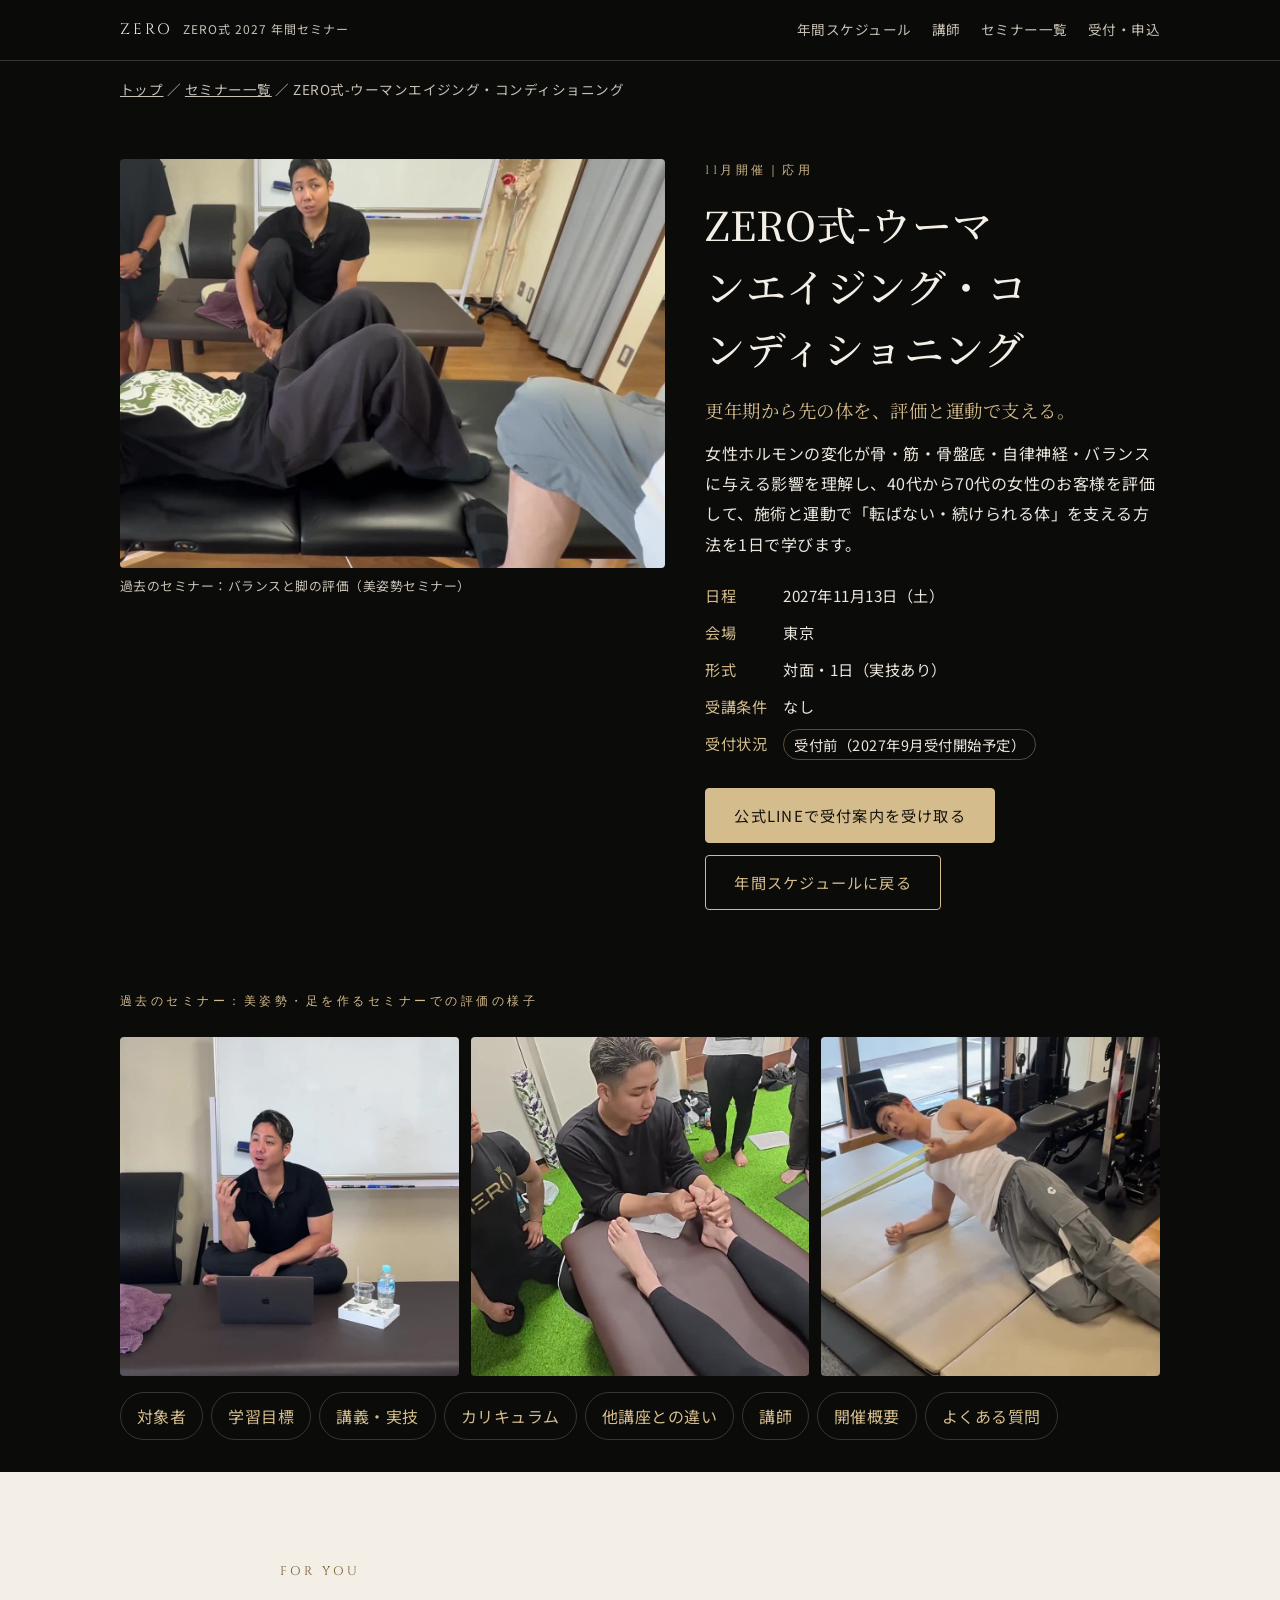
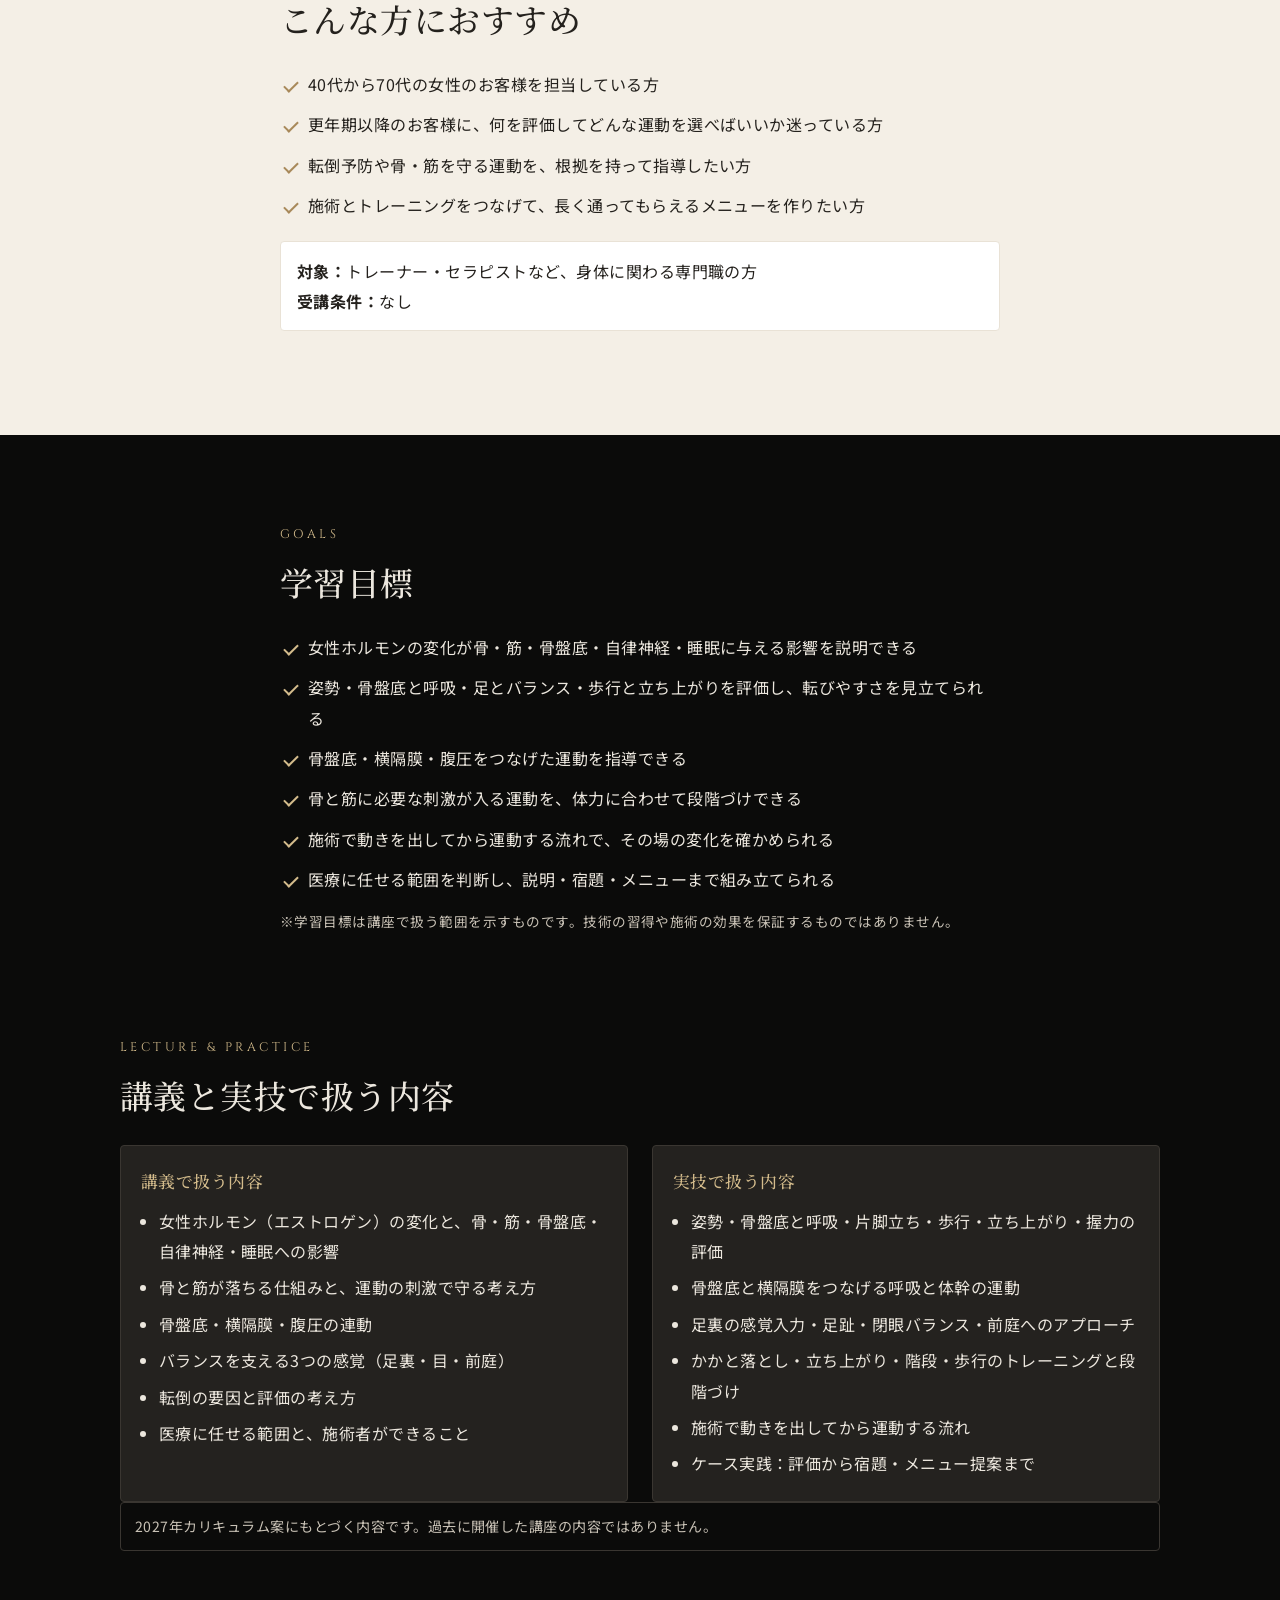
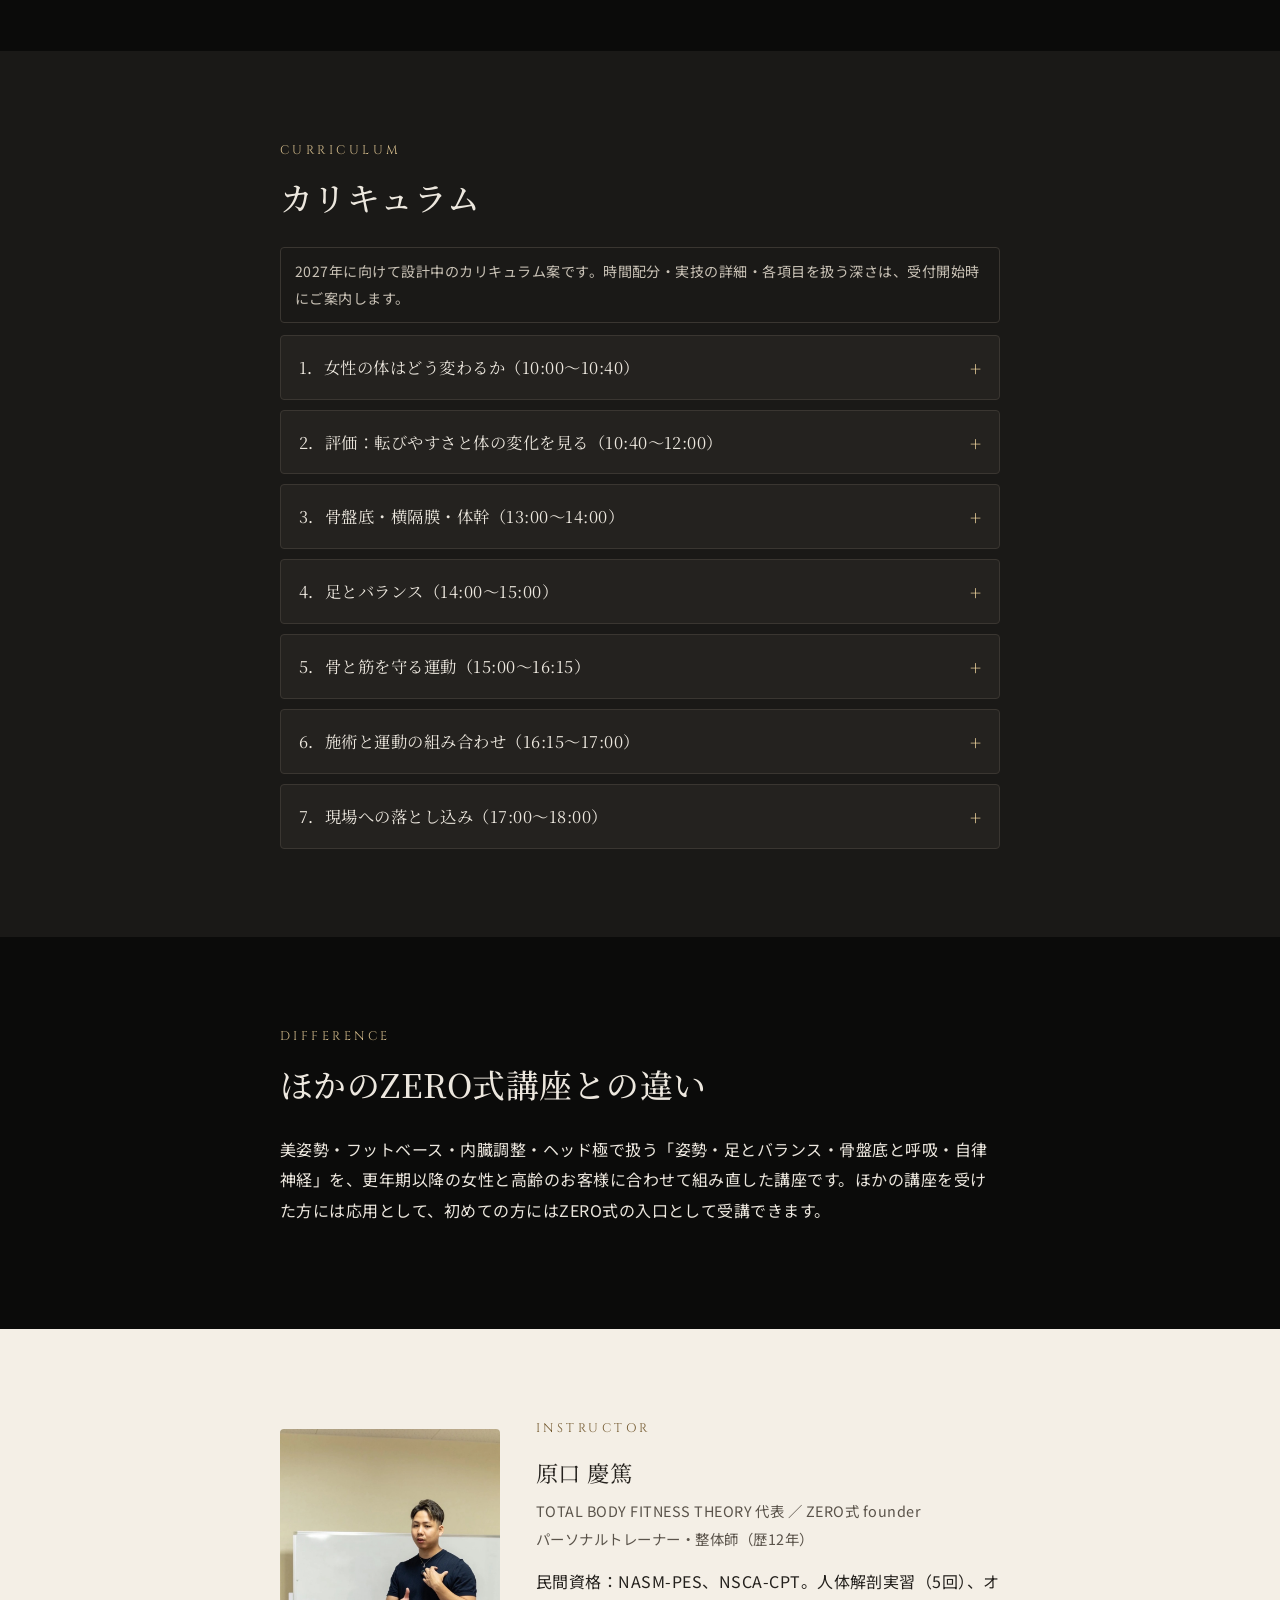
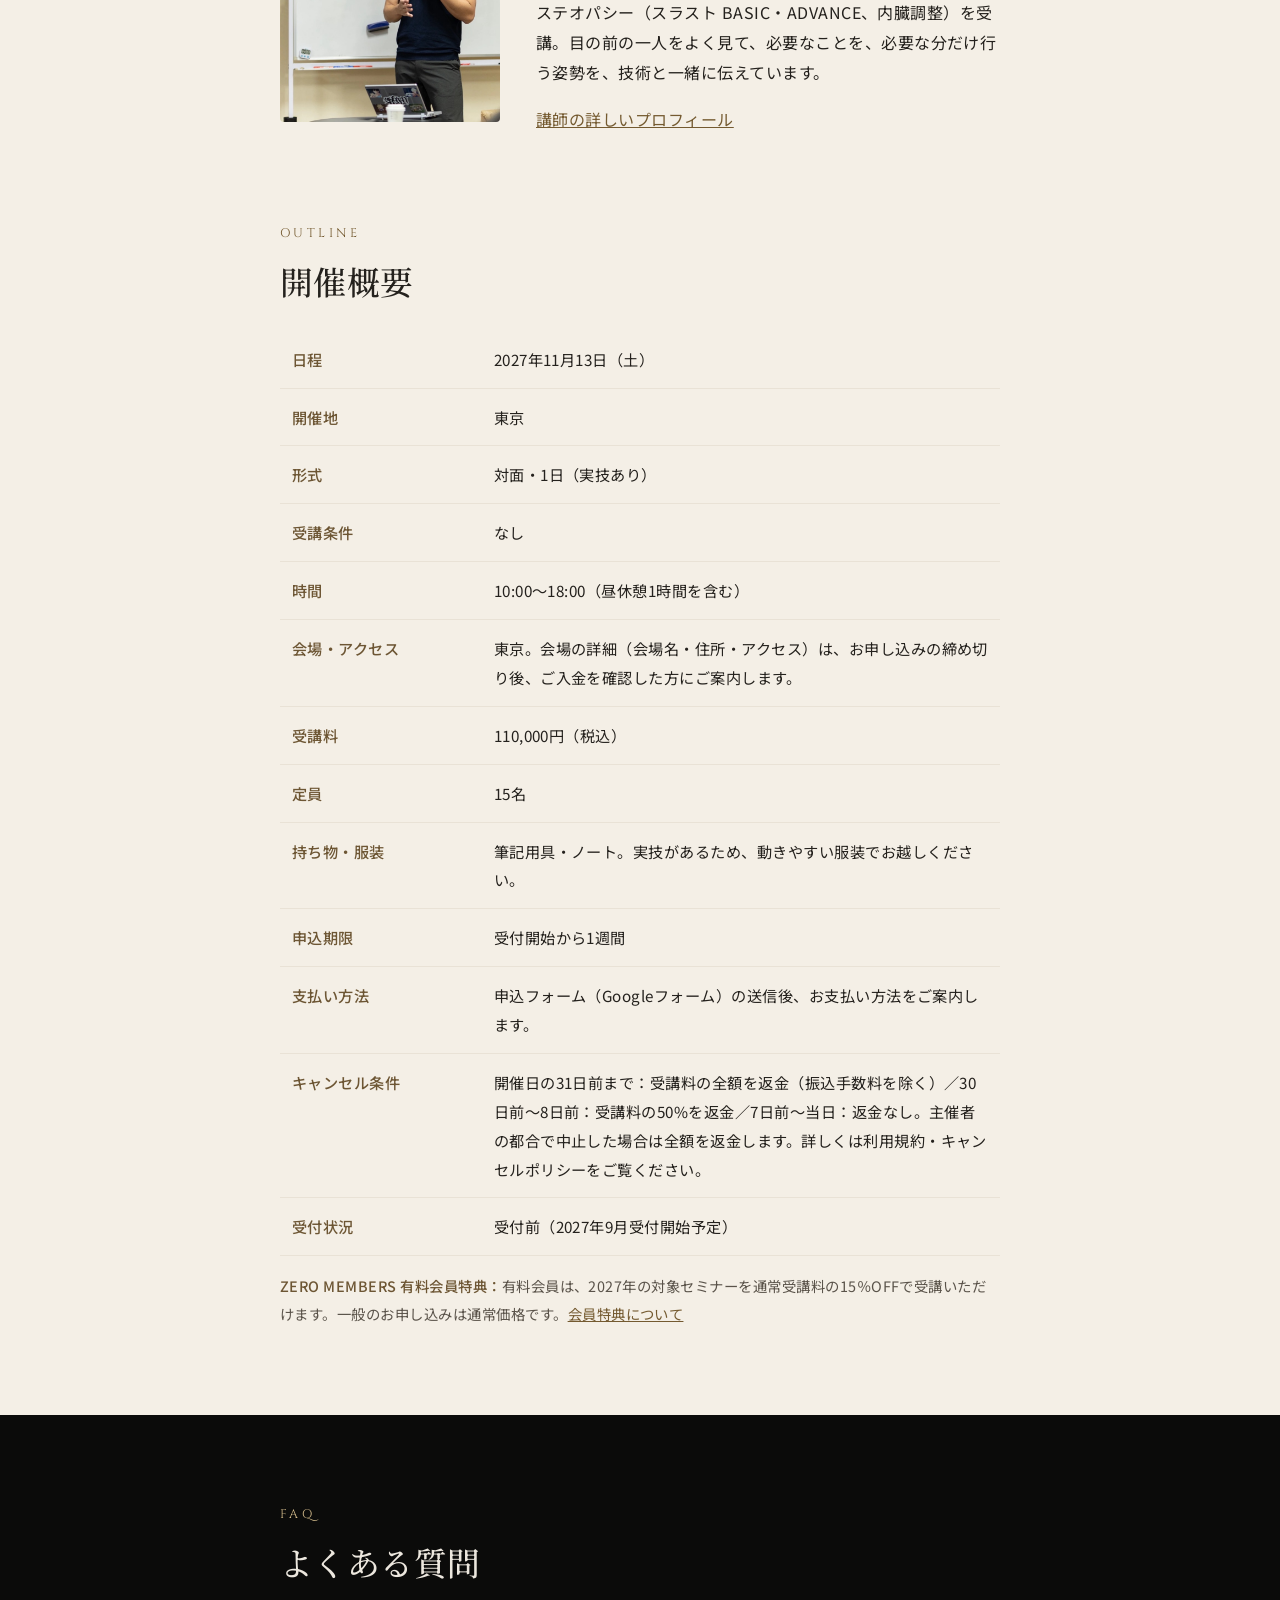
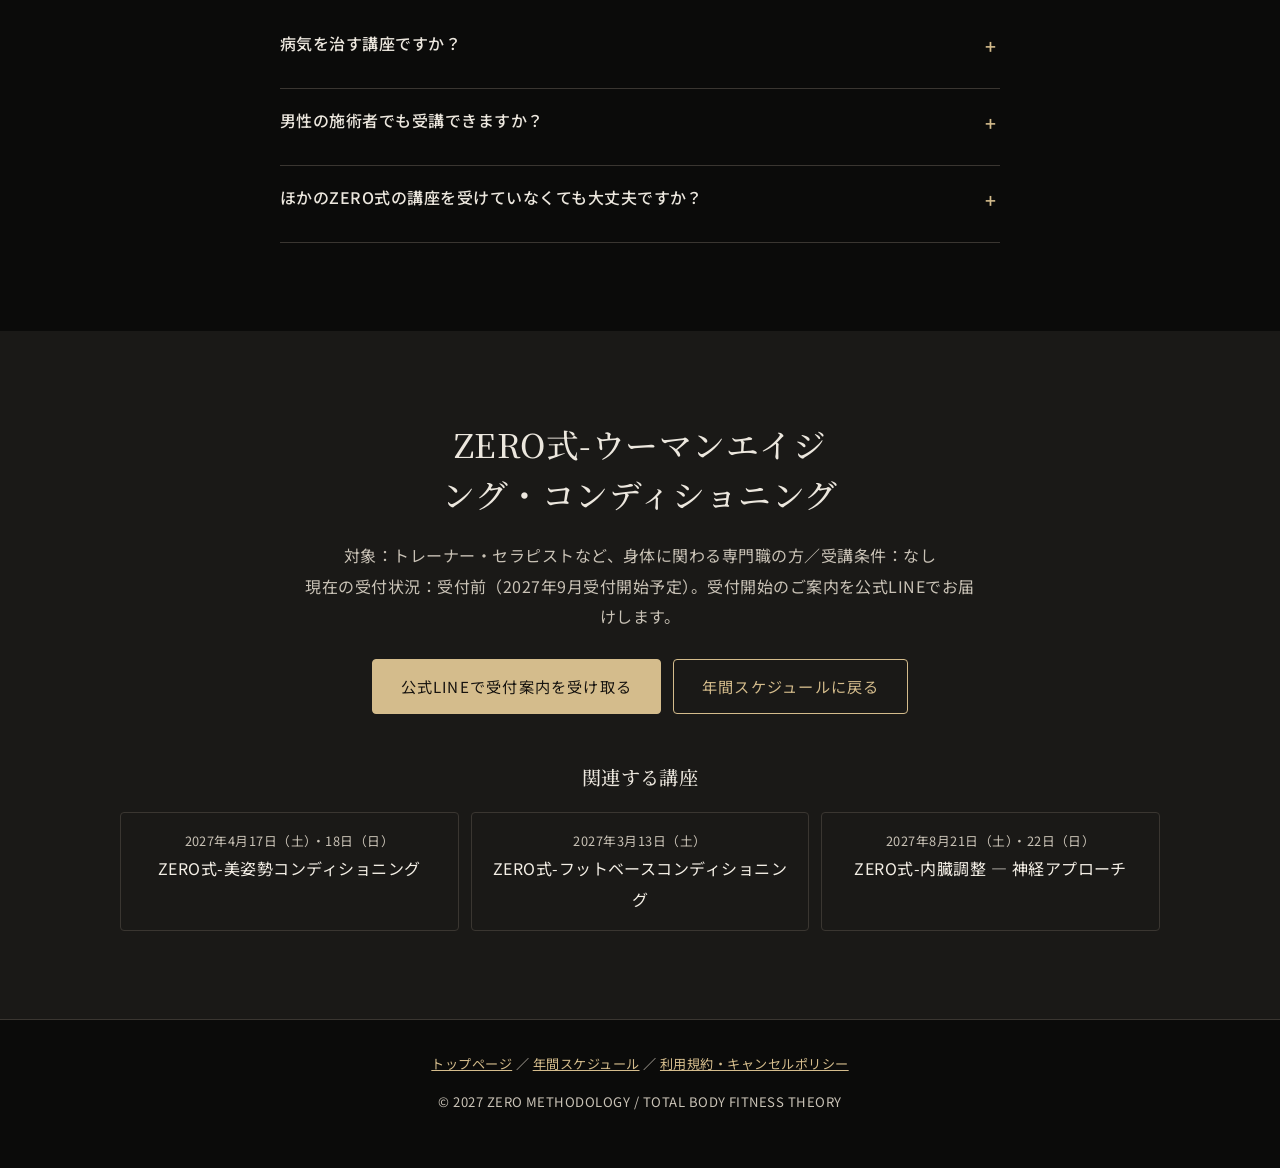
<file: seminars/woman-aging/index.html>
<!DOCTYPE html>
<html lang="ja" class="no-js">
<head>
<meta charset="UTF-8">
<meta name="viewport" content="width=device-width, initial-scale=1.0, viewport-fit=cover">
<title>ZERO式-ウーマンエイジング・コンディショニング｜ZERO式 2027 年間セミナー</title>
<meta name="description" content="ZERO式-ウーマンエイジング・コンディショニング（2027年11月13日（土）・東京）。女性ホルモンの変化が骨・筋・骨盤底・自律神経・バランスに与える影響を理解し、40代から70代の女性のお客様を評価して、施術と運動で「転ばない・続けられる体」を支える方法を1日で学びます。">
<meta property="og:title" content="ZERO式-ウーマンエイジング・コンディショニング｜ZERO式 2027 年間セミナー">
<meta property="og:description" content="ZERO式-ウーマンエイジング・コンディショニング（2027年11月13日（土）・東京）。女性ホルモンの変化が骨・筋・骨盤底・自律神経・バランスに与える影響を理解し、40代から70代の女性のお客様を評価して、施術と運動で「転ばない・続けられる体」を支える方法を1日で学びます。">
<meta property="og:type" content="website">
<link rel="preconnect" href="https://fonts.googleapis.com">
<link rel="preconnect" href="https://fonts.gstatic.com" crossorigin>
<link rel="stylesheet" href="https://fonts.googleapis.com/css2?family=Cinzel:wght@400;500&family=Noto+Sans+JP:wght@400;500&family=Noto+Serif+JP:wght@500&display=swap">
<link rel="stylesheet" href="../../assets/style.css?v=d78a86f78c05">
<script src="../../assets/main.js?v=65ad460fbd22" defer></script>
</head>
<body class="has-sticky">
<a class="skip" href="#main">本文へ移動</a>
<header class="site-header"><div class="wrap">
  <a class="brand" href="../../">ZERO<small>ZERO式 2027 年間セミナー</small></a>
  <nav class="nav" aria-label="サイト内">
    <a href="../../#schedule">年間スケジュール</a><a href="../../#instructor">講師</a><a href="../../#seminars">セミナー一覧</a><a href="../../#entry">受付・申込</a>
  </nav>
  <details class="mobile-menu"><summary>メニュー</summary><nav aria-label="スマートフォンのサイト内メニュー"><a href="../../#schedule">年間スケジュール</a><a href="../../#instructor">講師プロフィール</a><a href="../../#seminars">セミナー一覧</a><a href="../../#entry">受付・申込</a></nav></details>
</div></header>
<main id="main">
<div class="wrap crumb"><a href="../../">トップ</a> ／ <a href="../../#seminars">セミナー一覧</a> ／ ZERO式-ウーマンエイジング・コンディショニング</div>
<div class="wrap d-hero">
  <figure class="d-photo"><img src="../../images/posture-main.jpg" alt="バランスと脚の評価（美姿勢セミナー）" width="800" height="600"><figcaption>過去のセミナー：バランスと脚の評価（美姿勢セミナー）</figcaption></figure>
  <div class="d-head">
    <p class="eyebrow">11月開催｜応用</p>
    <h1>ZERO式-ウーマンエイジング・コンディショニング</h1>
    <p class="catch">更年期から先の体を、評価と運動で支える。</p>
    <p>女性ホルモンの変化が骨・筋・骨盤底・自律神経・バランスに与える影響を理解し、40代から70代の女性のお客様を評価して、施術と運動で「転ばない・続けられる体」を支える方法を1日で学びます。</p>
    <dl class="facts">
      <dt>日程</dt><dd>2027年11月13日（土）</dd>
      <dt>会場</dt><dd>東京</dd>
      <dt>形式</dt><dd>対面・1日（実技あり）</dd>
      <dt>受講条件</dt><dd>なし</dd>
      <dt>受付状況</dt><dd><span class="st st-before">受付前（2027年9月受付開始予定）</span></dd>
    </dl>
    <div class="btns"><a class="btn solid" href="https://lin.ee/Tzghten" rel="noopener">公式LINEで受付案内を受け取る</a><a class="btn" href="../../#schedule">年間スケジュールに戻る</a></div>
  </div>
</div>
<div class="wrap"><p class="eyebrow">過去のセミナー：美姿勢・足を作るセミナーでの評価の様子</p><div class="mood"><img src="../../images/posture-1.jpg" alt="過去のセミナー：美姿勢・足を作るセミナーでの評価の様子" width="800" height="800" loading="lazy"><img src="../../images/foot-2.jpg" alt="過去のセミナー：美姿勢・足を作るセミナーでの評価の様子" width="800" height="800" loading="lazy"><img src="../../images/posture-3.jpg" alt="過去のセミナー：美姿勢・足を作るセミナーでの評価の様子" width="800" height="800" loading="lazy"></div></div>
<nav class="detail-nav wrap" aria-label="この講座のページ内目次"><a href="#for-you">対象者</a><a href="#goals">学習目標</a><a href="#content">講義・実技</a><a href="#curriculum">カリキュラム</a><a href="#diff">他講座との違い</a><a href="#instructor">講師</a><a href="#outline">開催概要</a><a href="#faq">よくある質問</a></nav>
<section id="for-you" class="sec-ivory d-sec"><div class="wrap narrow fade">
  <p class="eyebrow">FOR YOU</p>
  <h2>こんな方におすすめ</h2>
  <ul class="checks"><li>40代から70代の女性のお客様を担当している方</li><li>更年期以降のお客様に、何を評価してどんな運動を選べばいいか迷っている方</li><li>転倒予防や骨・筋を守る運動を、根拠を持って指導したい方</li><li>施術とトレーニングをつなげて、長く通ってもらえるメニューを作りたい方</li></ul>
  <p class="cond-box"><strong>対象：</strong>トレーナー・セラピストなど、身体に関わる専門職の方<br><strong>受講条件：</strong>なし</p>
</div></section>

<section id="goals" class="d-sec"><div class="wrap narrow fade">
  <p class="eyebrow">GOALS</p>
  <h2>学習目標</h2>
  <ul class="checks"><li>女性ホルモンの変化が骨・筋・骨盤底・自律神経・睡眠に与える影響を説明できる</li><li>姿勢・骨盤底と呼吸・足とバランス・歩行と立ち上がりを評価し、転びやすさを見立てられる</li><li>骨盤底・横隔膜・腹圧をつなげた運動を指導できる</li><li>骨と筋に必要な刺激が入る運動を、体力に合わせて段階づけできる</li><li>施術で動きを出してから運動する流れで、その場の変化を確かめられる</li><li>医療に任せる範囲を判断し、説明・宿題・メニューまで組み立てられる</li></ul>
  <p class="note">※学習目標は講座で扱う範囲を示すものです。技術の習得や施術の効果を保証するものではありません。</p>
</div></section>

<section id="content" class="d-sec" style="padding-top:0"><div class="wrap fade">
  <p class="eyebrow">LECTURE &amp; PRACTICE</p>
  <h2>講義と実技で扱う内容</h2>
  <div class="two-col"><div><h3>講義で扱う内容</h3><ul class="dots"><li>女性ホルモン（エストロゲン）の変化と、骨・筋・骨盤底・自律神経・睡眠への影響</li><li>骨と筋が落ちる仕組みと、運動の刺激で守る考え方</li><li>骨盤底・横隔膜・腹圧の連動</li><li>バランスを支える3つの感覚（足裏・目・前庭）</li><li>転倒の要因と評価の考え方</li><li>医療に任せる範囲と、施術者ができること</li></ul></div><div><h3>実技で扱う内容</h3><ul class="dots"><li>姿勢・骨盤底と呼吸・片脚立ち・歩行・立ち上がり・握力の評価</li><li>骨盤底と横隔膜をつなげる呼吸と体幹の運動</li><li>足裏の感覚入力・足趾・閉眼バランス・前庭へのアプローチ</li><li>かかと落とし・立ち上がり・階段・歩行のトレーニングと段階づけ</li><li>施術で動きを出してから運動する流れ</li><li>ケース実践：評価から宿題・メニュー提案まで</li></ul></div></div><p class="ref-note">2027年カリキュラム案にもとづく内容です。過去に開催した講座の内容ではありません。</p>
</div></section>

<section id="curriculum" class="sec-charcoal d-sec"><div class="wrap narrow fade">
  <p class="eyebrow">CURRICULUM</p>
  <h2>カリキュラム</h2>
  <p class="ref-note">2027年に向けて設計中のカリキュラム案です。時間配分・実技の詳細・各項目を扱う深さは、受付開始時にご案内します。</p><div class="acc"><details><summary>1．女性の体はどう変わるか（10:00〜10:40）</summary><ul class="dots"><li>女性ホルモン（エストロゲン）の役割と、40代からの変化</li><li>骨：骨を作る細胞と壊す細胞のバランスが崩れ、骨が弱くなりやすい</li><li>筋：筋肉量と筋力が落ちやすく、立ち上がり・歩行に影響する</li><li>骨盤底：支える力が弱くなり、腹圧の変化に耐えにくくなる</li><li>自律神経と睡眠：ほてり・寝つき・疲れやすさとの関係</li><li>医療に任せること（強い痛み・急な体重減少・出血など）と、施術者ができること</li></ul></details><details><summary>2．評価：転びやすさと体の変化を見る（10:40〜12:00）</summary><ul class="dots"><li>問診：生活・運動歴・睡眠・尿もれの気になり方（聞き方の配慮）・転倒歴</li><li>姿勢：前・横・後ろ、背中の丸まり、骨盤の傾き</li><li>呼吸と骨盤底：肋骨の動き、腹圧のかかり方</li><li>片脚立ち（開眼・閉眼）、立ち上がり（椅子から5回）、歩行の速さと歩幅、握力</li><li>足部：舟状骨の高さ、足趾で床をつかめるか、足裏の感覚</li><li>なぜこの項目か：転倒は「筋力・バランス・足・視覚と前庭・環境」が重なって起きる。どこが弱いかで、選ぶ運動が変わる</li><li>実技：ペアで評価して、評価シートに記録する</li></ul></details><details><summary>3．骨盤底・横隔膜・体幹（13:00〜14:00）</summary><ul class="dots"><li>骨盤底と横隔膜は、呼吸に合わせて一緒に動く</li><li>なぜ効くのか：息を吐くときに骨盤底と腹横筋が一緒に働くと、腹圧が安定し、くしゃみや立ち上がりで漏れにくくなる</li><li>仰向け → 座位 → 立位の順で、呼吸に合わせた骨盤底の運動</li><li>咳・くしゃみ・持ち上げる動作の前に腹圧を準備する練習</li><li>声かけの配慮：言葉の選び方、触れずに伝える方法</li><li>実技：前後で、呼吸の入り方・体幹の安定・片脚立ちを比べる</li></ul></details><details><summary>4．足とバランス（14:00〜15:00）</summary><ul class="dots"><li>バランスを支える3つの感覚：足裏・目・前庭（耳の奥の平衡感覚）</li><li>なぜ効くのか：足裏の感覚が入ると、重心がどこにあるか分かり、ふらつきが減る</li><li>足裏への感覚入力、足趾のグーと伸展、足のアーチづくり</li><li>目と頭の動きを使ったバランス練習、閉眼での立位</li><li>実技：前後で、閉眼片脚立ちの時間と、ふらつき方を比べる</li></ul></details><details><summary>5．骨と筋を守る運動（15:00〜16:15）</summary><ul class="dots"><li>なぜ運動で骨が守れるのか：骨は衝撃や重さの刺激を受けると、作る働きが高まる</li><li>なぜ筋を鍛えるのか：太ももとお尻の筋力は、立ち上がり・階段・転倒の防ぎ方に直結する</li><li>かかと落とし、立ち上がり、ステップ、階段、歩行のトレーニング</li><li>体力に合わせた段階づけ：椅子・壁・手すり → 自重 → 重り</li><li>やってはいけない動き・負荷（強い前屈、急なひねりなど）の判断</li><li>実技：お互いの評価結果に合わせて、運動を3つ選んで指導する</li></ul></details><details><summary>6．施術と運動の組み合わせ（16:15〜17:00）</summary><ul class="dots"><li>施術で動きを出してから運動する流れ（足・股関節・胸郭）</li><li>自律神経と睡眠へのアプローチ：頭・首・呼吸</li><li>なぜ先に施術するのか：動きが出た直後は、正しい動きを覚えやすい</li><li>実技：施術 → 運動 → 再評価を通しで練習</li></ul></details><details><summary>7．現場への落とし込み（17:00〜18:00）</summary><ul class="dots"><li>お客様への説明：評価の結果を見せて、変化を本人に感じてもらう</li><li>続けてもらう宿題：1日1〜2種目、生活の中に組み込む</li><li>メニュー化：単発・回数券・3ヶ月・半年のコース、グループレッスン</li><li>医療機関との連携の仕方</li><li>ケース実践：40代・60代・70代のケースで、評価からメニュー提案まで通しで練習</li></ul></details></div>
</div></section>

<section id="diff" class="d-sec"><div class="wrap narrow fade">
  <p class="eyebrow">DIFFERENCE</p>
  <h2>ほかのZERO式講座との違い</h2>
  <p>美姿勢・フットベース・内臓調整・ヘッド極で扱う「姿勢・足とバランス・骨盤底と呼吸・自律神経」を、更年期以降の女性と高齢のお客様に合わせて組み直した講座です。ほかの講座を受けた方には応用として、初めての方にはZERO式の入口として受講できます。</p>

</div></section>
<section id="instructor" class="sec-ivory d-sec"><div class="wrap narrow intro fade">
  <img src="../../images/lecture-talk.jpg" alt="セミナーで受講者に向けて話す原口慶篤" width="440" height="587" loading="lazy">
  <div>
    <p class="eyebrow">INSTRUCTOR</p>
    <p class="name">原口 慶篤</p>
    <p class="role">TOTAL BODY FITNESS THEORY 代表 ／ ZERO式 founder<br>パーソナルトレーナー・整体師（歴12年）</p>
    <p>民間資格：NASM-PES、NSCA-CPT。人体解剖実習（5回）、オステオパシー（スラスト BASIC・ADVANCE、内臓調整）を受講。目の前の一人をよく見て、必要なことを、必要な分だけ行う姿勢を、技術と一緒に伝えています。</p>
    <a href="../../#instructor">講師の詳しいプロフィール</a>
  </div>
</div></section>
<section id="outline" class="sec-ivory d-sec" style="padding-top:0"><div class="wrap narrow">
  <p class="eyebrow">OUTLINE</p>
  <h2>開催概要</h2>
  <table class="outline">
    <tr><th scope="row">日程</th><td>2027年11月13日（土）</td></tr>
    <tr><th scope="row">開催地</th><td>東京</td></tr>
    <tr><th scope="row">形式</th><td>対面・1日（実技あり）</td></tr>
    <tr><th scope="row">受講条件</th><td>なし</td></tr>
    <tr><th scope="row">時間</th><td>10:00〜18:00（昼休憩1時間を含む）</td></tr><tr><th scope="row">会場・アクセス</th><td>東京。会場の詳細（会場名・住所・アクセス）は、お申し込みの締め切り後、ご入金を確認した方にご案内します。</td></tr><tr><th scope="row">受講料</th><td>110,000円（税込）</td></tr><tr><th scope="row">定員</th><td>15名</td></tr><tr><th scope="row">持ち物・服装</th><td>筆記用具・ノート。実技があるため、動きやすい服装でお越しください。</td></tr><tr><th scope="row">申込期限</th><td>受付開始から1週間</td></tr><tr><th scope="row">支払い方法</th><td>申込フォーム（Googleフォーム）の送信後、お支払い方法をご案内します。</td></tr><tr><th scope="row">キャンセル条件</th><td>開催日の31日前まで：受講料の全額を返金（振込手数料を除く）／30日前〜8日前：受講料の50%を返金／7日前〜当日：返金なし。主催者の都合で中止した場合は全額を返金します。詳しくは利用規約・キャンセルポリシーをご覧ください。</td></tr>
    <tr><th scope="row">受付状況</th><td>受付前（2027年9月受付開始予定）</td></tr>
  </table>
  <p class="members-note"><strong>ZERO MEMBERS 有料会員特典：</strong>有料会員は、2027年の対象セミナーを通常受講料の15％OFFで受講いただけます。一般のお申し込みは通常価格です。<a href="../../#members">会員特典について</a></p>
</div></section>
<section id="faq" class="d-sec faq"><div class="wrap narrow">
  <p class="eyebrow">FAQ</p>
  <h2>よくある質問</h2>
  <details><summary>病気を治す講座ですか？</summary><p>いいえ。骨粗しょう症・尿もれ・更年期の症状などを治療する講座ではありません。体の変化を理解して評価し、運動と施術で支える方法を学びます。医療機関に任せるべき場面の判断も扱います。</p></details><details><summary>男性の施術者でも受講できますか？</summary><p>はい。女性のお客様への説明の仕方や、触れる・聞くときの配慮も扱います。</p></details><details><summary>ほかのZERO式の講座を受けていなくても大丈夫ですか？</summary><p>はい。初めての方でも受講できます。</p></details>
</div></section>
<section class="sec-charcoal line-cta"><div class="wrap narrow">
  <h2>ZERO式-ウーマンエイジング・コンディショニング</h2>
  <p class="lead">対象：トレーナー・セラピストなど、身体に関わる専門職の方／受講条件：なし<br>現在の受付状況：受付前（2027年9月受付開始予定）。受付開始のご案内を公式LINEでお届けします。</p>
  <div class="btns"><a class="btn solid" href="https://lin.ee/Tzghten" rel="noopener">公式LINEで受付案内を受け取る</a><a class="btn" href="../../#schedule">年間スケジュールに戻る</a></div>
</div>
<div class="wrap" style="margin-top:48px"><h3>関連する講座</h3><div class="related"><a href="../../seminars/posture/"><small>2027年4月17日（土）・18日（日）</small>ZERO式-美姿勢コンディショニング</a><a href="../../seminars/foot/"><small>2027年3月13日（土）</small>ZERO式-フットベースコンディショニング</a><a href="../../seminars/naizou/"><small>2027年8月21日（土）・22日（日）</small>ZERO式-内臓調整 ― 神経アプローチ</a></div></div>
</section>
</main>
<footer class="site-footer">
  <p><a href="../../">トップページ</a> ／ <a href="../../#schedule">年間スケジュール</a> ／ <a href="../../terms/">利用規約・キャンセルポリシー</a></p>
  <p>© 2027 ZERO METHODOLOGY / TOTAL BODY FITNESS THEORY</p>
</footer>
<div class="sticky-cta"><a class="btn" href="../../#schedule">年間日程</a><a class="btn solid" href="https://lin.ee/Tzghten" rel="noopener">LINE受付案内</a></div>
</body>
</html>
</file>
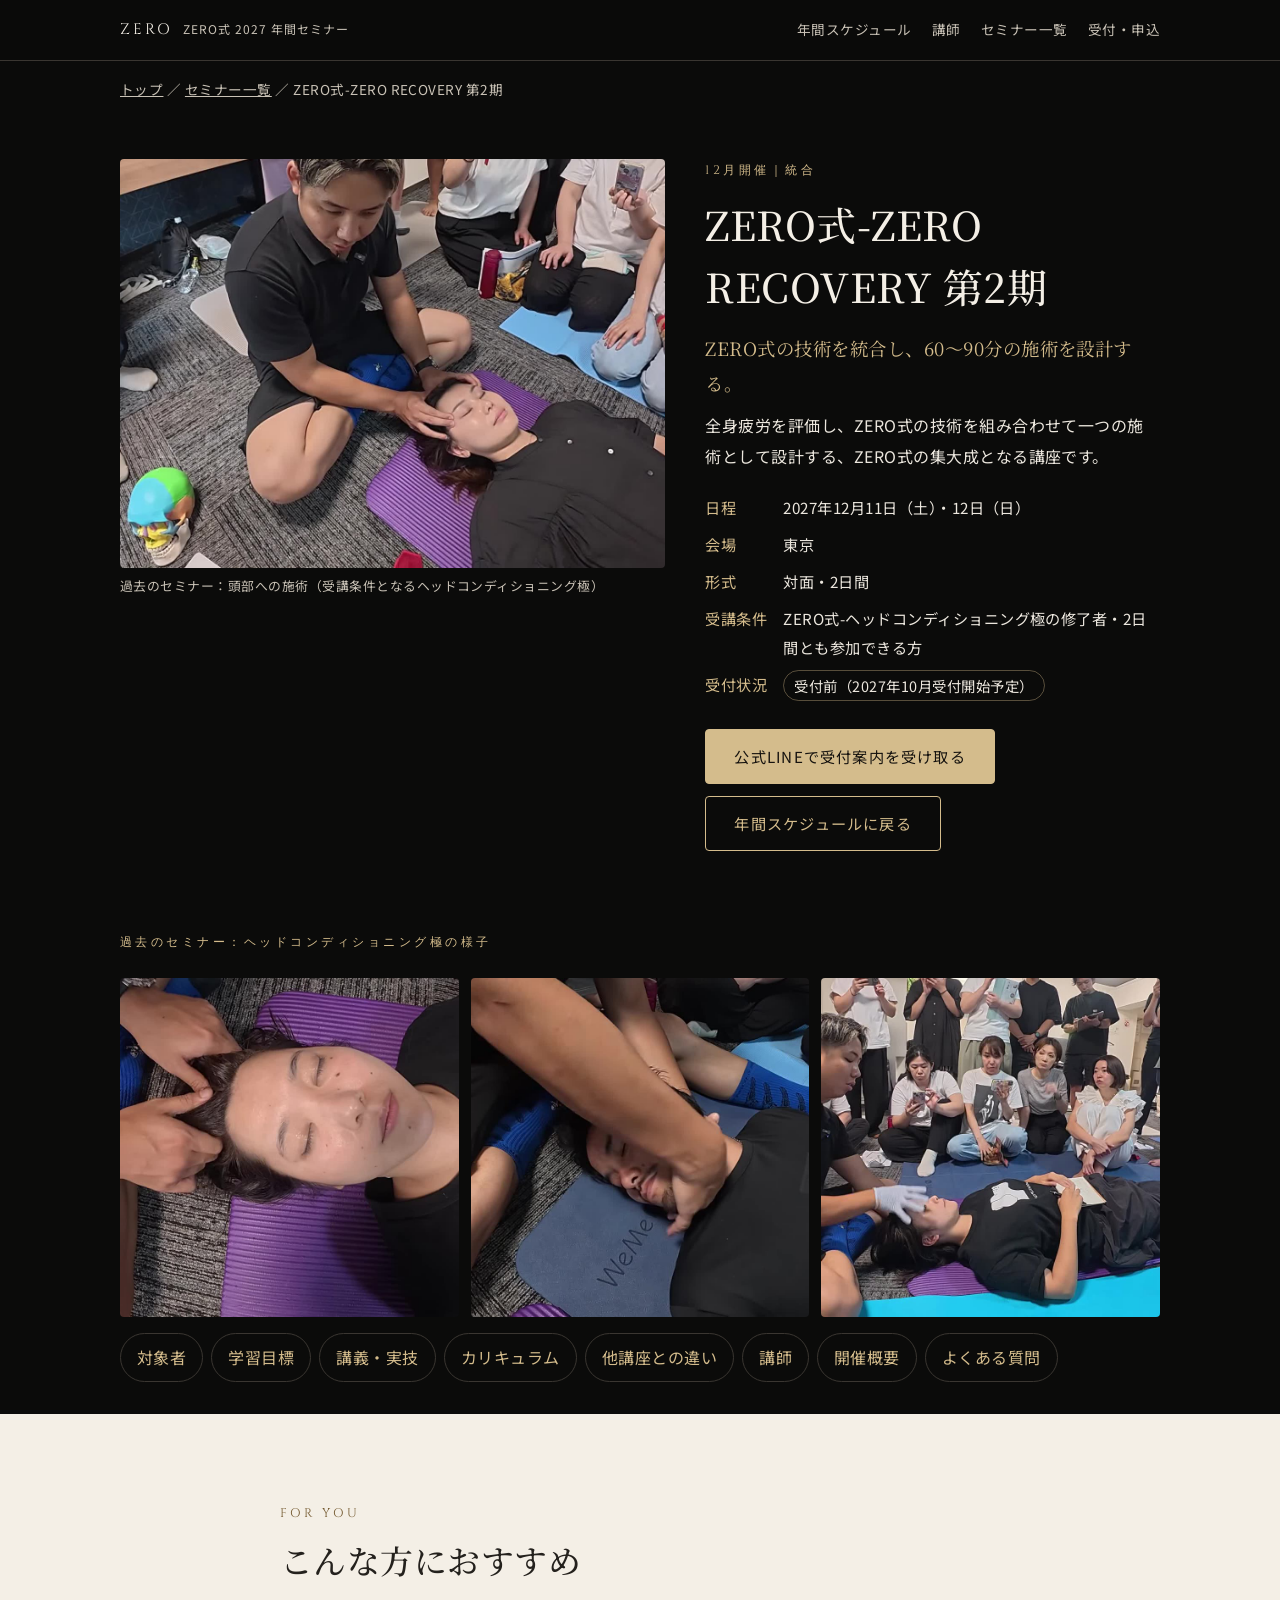
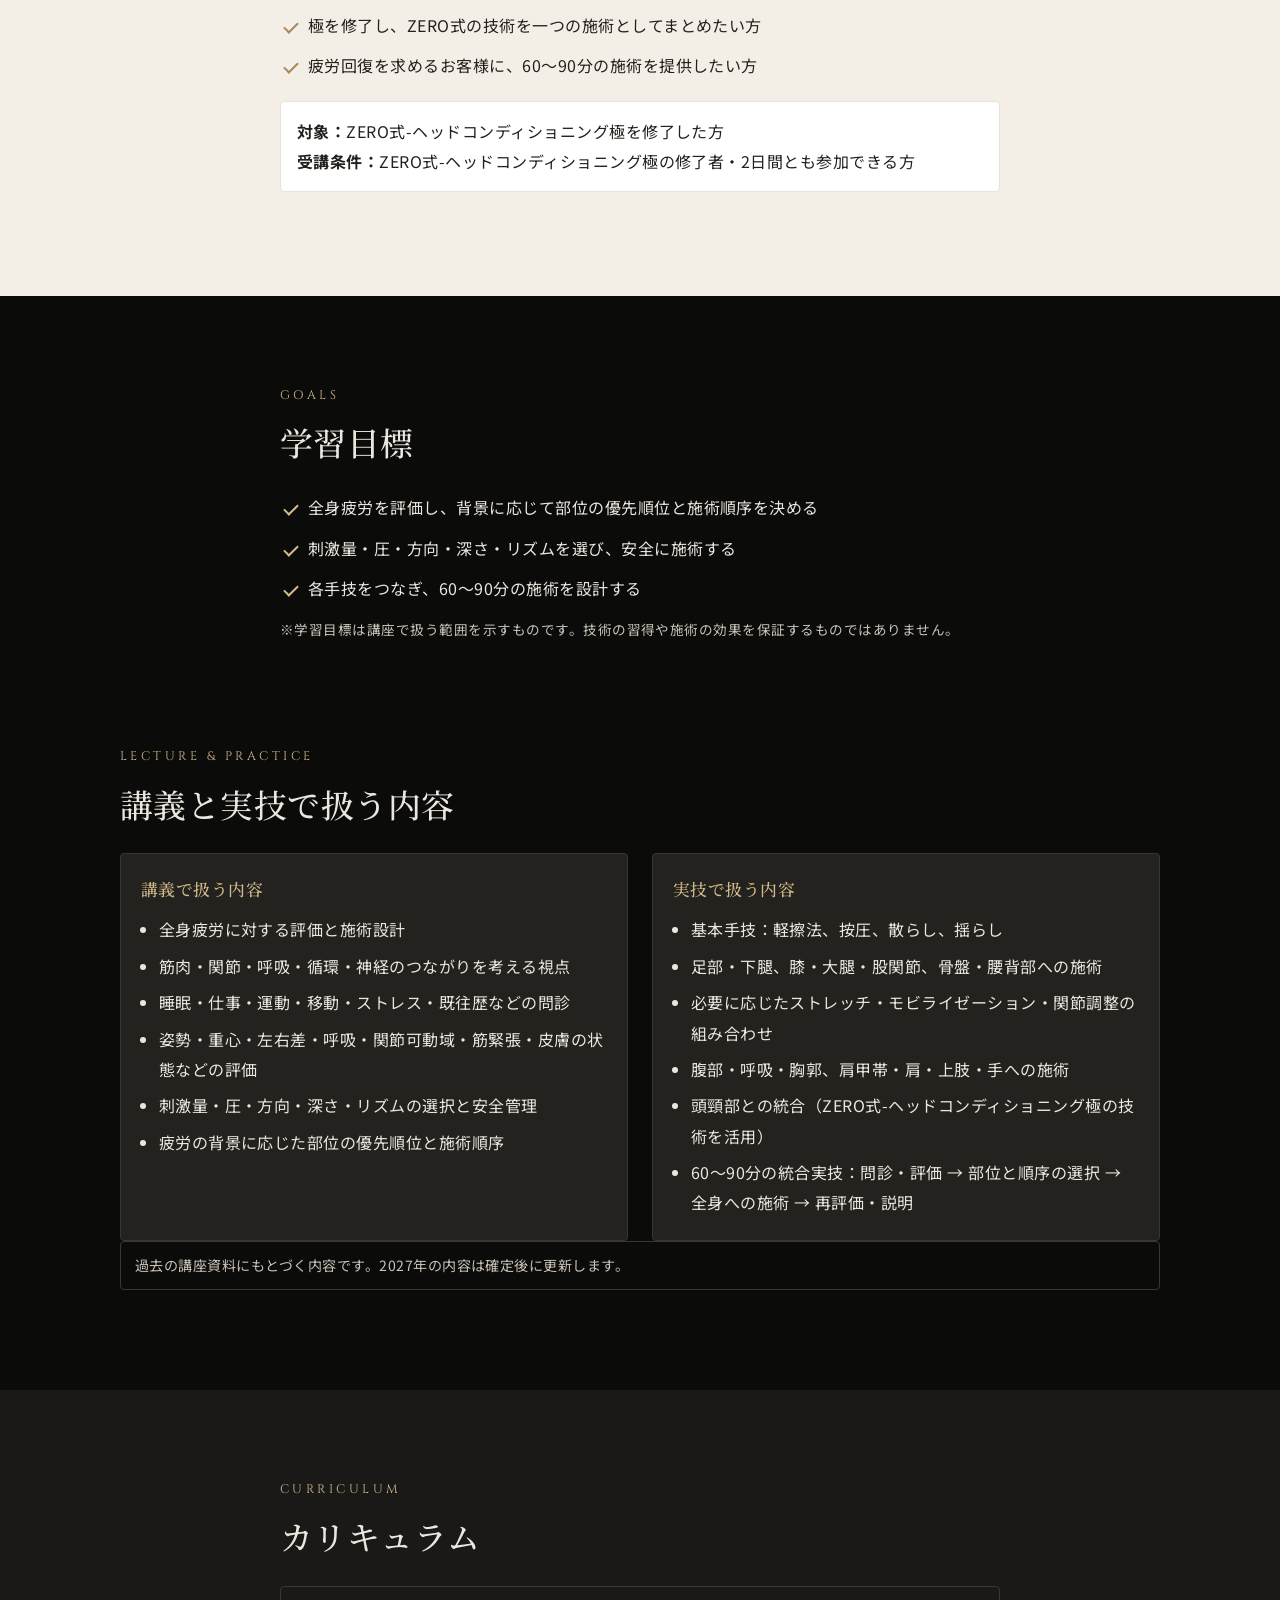
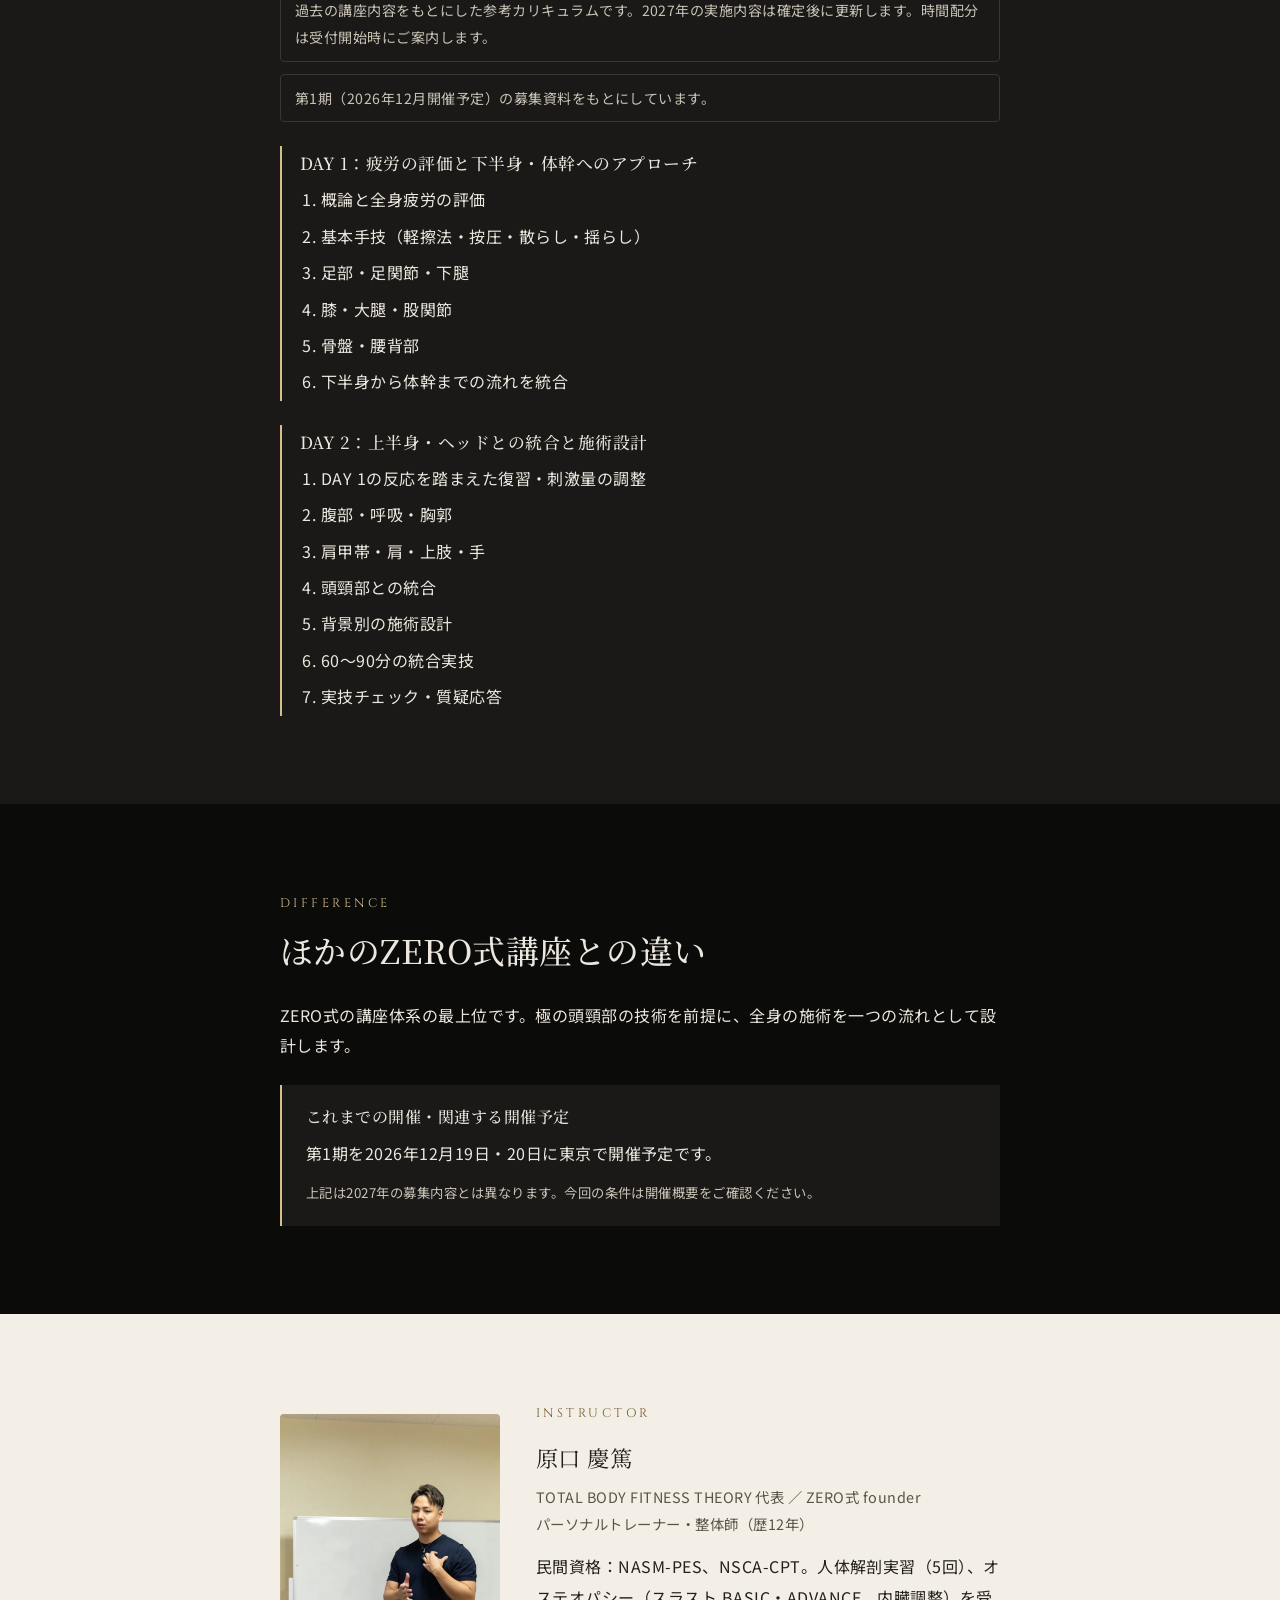
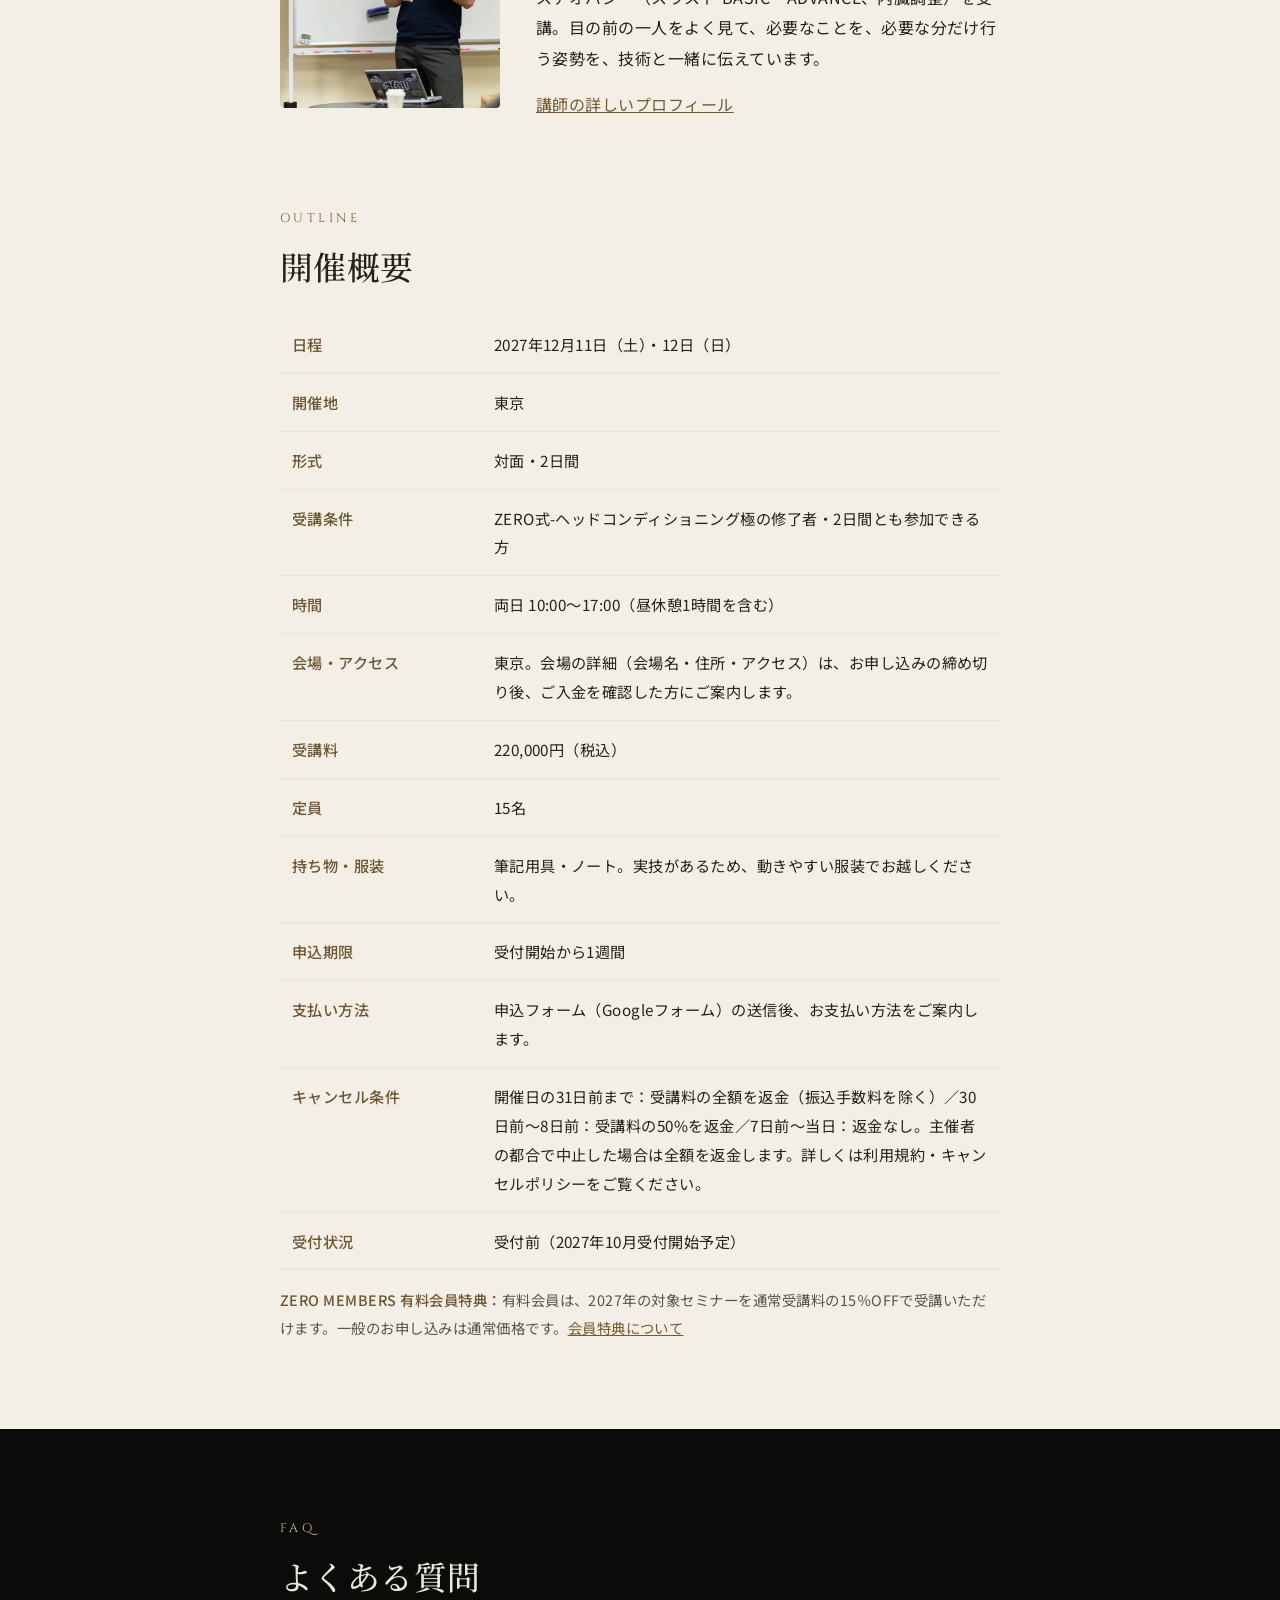
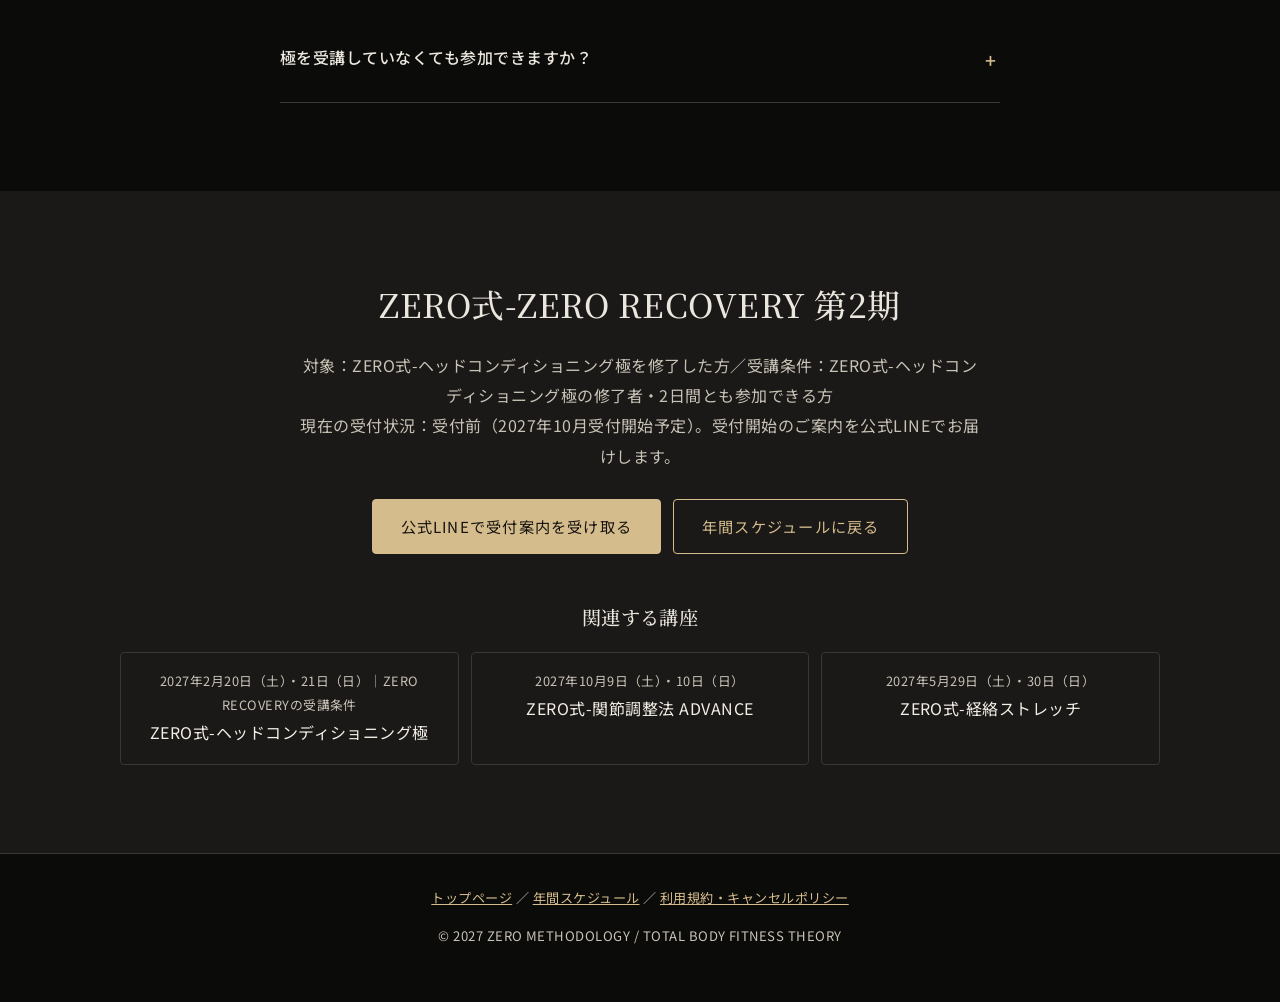
<file: seminars/zero-recovery/index.html>
<!DOCTYPE html>
<html lang="ja" class="no-js">
<head>
<meta charset="UTF-8">
<meta name="viewport" content="width=device-width, initial-scale=1.0, viewport-fit=cover">
<title>ZERO式-ZERO RECOVERY 第2期｜ZERO式 2027 年間セミナー</title>
<meta name="description" content="ZERO式-ZERO RECOVERY 第2期（2027年12月11日（土）・12日（日）・東京）。全身疲労を評価し、ZERO式の技術を組み合わせて一つの施術として設計する、ZERO式の集大成となる講座です。">
<meta property="og:title" content="ZERO式-ZERO RECOVERY 第2期｜ZERO式 2027 年間セミナー">
<meta property="og:description" content="ZERO式-ZERO RECOVERY 第2期（2027年12月11日（土）・12日（日）・東京）。全身疲労を評価し、ZERO式の技術を組み合わせて一つの施術として設計する、ZERO式の集大成となる講座です。">
<meta property="og:type" content="website">
<link rel="preconnect" href="https://fonts.googleapis.com">
<link rel="preconnect" href="https://fonts.gstatic.com" crossorigin>
<link rel="stylesheet" href="https://fonts.googleapis.com/css2?family=Cinzel:wght@400;500&family=Noto+Sans+JP:wght@400;500&family=Noto+Serif+JP:wght@500&display=swap">
<link rel="stylesheet" href="../../assets/style.css?v=d78a86f78c05">
<script src="../../assets/main.js?v=65ad460fbd22" defer></script>
</head>
<body class="has-sticky">
<a class="skip" href="#main">本文へ移動</a>
<header class="site-header"><div class="wrap">
  <a class="brand" href="../../">ZERO<small>ZERO式 2027 年間セミナー</small></a>
  <nav class="nav" aria-label="サイト内">
    <a href="../../#schedule">年間スケジュール</a><a href="../../#instructor">講師</a><a href="../../#seminars">セミナー一覧</a><a href="../../#entry">受付・申込</a>
  </nav>
  <details class="mobile-menu"><summary>メニュー</summary><nav aria-label="スマートフォンのサイト内メニュー"><a href="../../#schedule">年間スケジュール</a><a href="../../#instructor">講師プロフィール</a><a href="../../#seminars">セミナー一覧</a><a href="../../#entry">受付・申込</a></nav></details>
</div></header>
<main id="main">
<div class="wrap crumb"><a href="../../">トップ</a> ／ <a href="../../#seminars">セミナー一覧</a> ／ ZERO式-ZERO RECOVERY 第2期</div>
<div class="wrap d-hero">
  <figure class="d-photo"><img src="../../images/zero-recovery-main.jpg" alt="頭部への施術（受講条件となるヘッドコンディショニング極）" width="800" height="600"><figcaption>過去のセミナー：頭部への施術（受講条件となるヘッドコンディショニング極）</figcaption></figure>
  <div class="d-head">
    <p class="eyebrow">12月開催｜統合</p>
    <h1>ZERO式-ZERO RECOVERY 第2期</h1>
    <p class="catch">ZERO式の技術を統合し、60〜90分の施術を設計する。</p>
    <p>全身疲労を評価し、ZERO式の技術を組み合わせて一つの施術として設計する、ZERO式の集大成となる講座です。</p>
    <dl class="facts">
      <dt>日程</dt><dd>2027年12月11日（土）・12日（日）</dd>
      <dt>会場</dt><dd>東京</dd>
      <dt>形式</dt><dd>対面・2日間</dd>
      <dt>受講条件</dt><dd>ZERO式-ヘッドコンディショニング極の修了者・2日間とも参加できる方</dd>
      <dt>受付状況</dt><dd><span class="st st-before">受付前（2027年10月受付開始予定）</span></dd>
    </dl>
    <div class="btns"><a class="btn solid" href="https://lin.ee/Tzghten" rel="noopener">公式LINEで受付案内を受け取る</a><a class="btn" href="../../#schedule">年間スケジュールに戻る</a></div>
  </div>
</div>
<div class="wrap"><p class="eyebrow">過去のセミナー：ヘッドコンディショニング極の様子</p><div class="mood"><img src="../../images/zero-recovery-1.jpg" alt="過去のセミナー：ヘッドコンディショニング極の様子" width="800" height="800" loading="lazy"><img src="../../images/zero-recovery-2.jpg" alt="過去のセミナー：ヘッドコンディショニング極の様子" width="800" height="800" loading="lazy"><img src="../../images/zero-recovery-3.jpg" alt="過去のセミナー：ヘッドコンディショニング極の様子" width="800" height="800" loading="lazy"></div></div>
<nav class="detail-nav wrap" aria-label="この講座のページ内目次"><a href="#for-you">対象者</a><a href="#goals">学習目標</a><a href="#content">講義・実技</a><a href="#curriculum">カリキュラム</a><a href="#diff">他講座との違い</a><a href="#instructor">講師</a><a href="#outline">開催概要</a><a href="#faq">よくある質問</a></nav>
<section id="for-you" class="sec-ivory d-sec"><div class="wrap narrow fade">
  <p class="eyebrow">FOR YOU</p>
  <h2>こんな方におすすめ</h2>
  <ul class="checks"><li>極を修了し、ZERO式の技術を一つの施術としてまとめたい方</li><li>疲労回復を求めるお客様に、60〜90分の施術を提供したい方</li></ul>
  <p class="cond-box"><strong>対象：</strong>ZERO式-ヘッドコンディショニング極を修了した方<br><strong>受講条件：</strong>ZERO式-ヘッドコンディショニング極の修了者・2日間とも参加できる方</p>
</div></section>

<section id="goals" class="d-sec"><div class="wrap narrow fade">
  <p class="eyebrow">GOALS</p>
  <h2>学習目標</h2>
  <ul class="checks"><li>全身疲労を評価し、背景に応じて部位の優先順位と施術順序を決める</li><li>刺激量・圧・方向・深さ・リズムを選び、安全に施術する</li><li>各手技をつなぎ、60〜90分の施術を設計する</li></ul>
  <p class="note">※学習目標は講座で扱う範囲を示すものです。技術の習得や施術の効果を保証するものではありません。</p>
</div></section>

<section id="content" class="d-sec" style="padding-top:0"><div class="wrap fade">
  <p class="eyebrow">LECTURE &amp; PRACTICE</p>
  <h2>講義と実技で扱う内容</h2>
  <div class="two-col"><div><h3>講義で扱う内容</h3><ul class="dots"><li>全身疲労に対する評価と施術設計</li><li>筋肉・関節・呼吸・循環・神経のつながりを考える視点</li><li>睡眠・仕事・運動・移動・ストレス・既往歴などの問診</li><li>姿勢・重心・左右差・呼吸・関節可動域・筋緊張・皮膚の状態などの評価</li><li>刺激量・圧・方向・深さ・リズムの選択と安全管理</li><li>疲労の背景に応じた部位の優先順位と施術順序</li></ul></div><div><h3>実技で扱う内容</h3><ul class="dots"><li>基本手技：軽擦法、按圧、散らし、揺らし</li><li>足部・下腿、膝・大腿・股関節、骨盤・腰背部への施術</li><li>必要に応じたストレッチ・モビライゼーション・関節調整の組み合わせ</li><li>腹部・呼吸・胸郭、肩甲帯・肩・上肢・手への施術</li><li>頭頸部との統合（ZERO式-ヘッドコンディショニング極の技術を活用）</li><li>60〜90分の統合実技：問診・評価 → 部位と順序の選択 → 全身への施術 → 再評価・説明</li></ul></div></div><p class="ref-note">過去の講座資料にもとづく内容です。2027年の内容は確定後に更新します。</p>
</div></section>

<section id="curriculum" class="sec-charcoal d-sec"><div class="wrap narrow fade">
  <p class="eyebrow">CURRICULUM</p>
  <h2>カリキュラム</h2>
  <p class="ref-note">過去の講座内容をもとにした参考カリキュラムです。2027年の実施内容は確定後に更新します。時間配分は受付開始時にご案内します。</p><p class="ref-note">第1期（2026年12月開催予定）の募集資料をもとにしています。</p><div class="day"><h3>DAY 1：疲労の評価と下半身・体幹へのアプローチ</h3><ol><li>概論と全身疲労の評価</li><li>基本手技（軽擦法・按圧・散らし・揺らし）</li><li>足部・足関節・下腿</li><li>膝・大腿・股関節</li><li>骨盤・腰背部</li><li>下半身から体幹までの流れを統合</li></ol></div><div class="day"><h3>DAY 2：上半身・ヘッドとの統合と施術設計</h3><ol><li>DAY 1の反応を踏まえた復習・刺激量の調整</li><li>腹部・呼吸・胸郭</li><li>肩甲帯・肩・上肢・手</li><li>頭頸部との統合</li><li>背景別の施術設計</li><li>60〜90分の統合実技</li><li>実技チェック・質疑応答</li></ol></div>
</div></section>

<section id="diff" class="d-sec"><div class="wrap narrow fade">
  <p class="eyebrow">DIFFERENCE</p>
  <h2>ほかのZERO式講座との違い</h2>
  <p>ZERO式の講座体系の最上位です。極の頭頸部の技術を前提に、全身の施術を一つの流れとして設計します。</p>
  <aside class="history-note"><h3>これまでの開催・関連する開催予定</h3><p>第1期を2026年12月19日・20日に東京で開催予定です。</p><small>上記は2027年の募集内容とは異なります。今回の条件は開催概要をご確認ください。</small></aside>
</div></section>
<section id="instructor" class="sec-ivory d-sec"><div class="wrap narrow intro fade">
  <img src="../../images/lecture-talk.jpg" alt="セミナーで受講者に向けて話す原口慶篤" width="440" height="587" loading="lazy">
  <div>
    <p class="eyebrow">INSTRUCTOR</p>
    <p class="name">原口 慶篤</p>
    <p class="role">TOTAL BODY FITNESS THEORY 代表 ／ ZERO式 founder<br>パーソナルトレーナー・整体師（歴12年）</p>
    <p>民間資格：NASM-PES、NSCA-CPT。人体解剖実習（5回）、オステオパシー（スラスト BASIC・ADVANCE、内臓調整）を受講。目の前の一人をよく見て、必要なことを、必要な分だけ行う姿勢を、技術と一緒に伝えています。</p>
    <a href="../../#instructor">講師の詳しいプロフィール</a>
  </div>
</div></section>
<section id="outline" class="sec-ivory d-sec" style="padding-top:0"><div class="wrap narrow">
  <p class="eyebrow">OUTLINE</p>
  <h2>開催概要</h2>
  <table class="outline">
    <tr><th scope="row">日程</th><td>2027年12月11日（土）・12日（日）</td></tr>
    <tr><th scope="row">開催地</th><td>東京</td></tr>
    <tr><th scope="row">形式</th><td>対面・2日間</td></tr>
    <tr><th scope="row">受講条件</th><td>ZERO式-ヘッドコンディショニング極の修了者・2日間とも参加できる方</td></tr>
    <tr><th scope="row">時間</th><td>両日 10:00〜17:00（昼休憩1時間を含む）</td></tr><tr><th scope="row">会場・アクセス</th><td>東京。会場の詳細（会場名・住所・アクセス）は、お申し込みの締め切り後、ご入金を確認した方にご案内します。</td></tr><tr><th scope="row">受講料</th><td>220,000円（税込）</td></tr><tr><th scope="row">定員</th><td>15名</td></tr><tr><th scope="row">持ち物・服装</th><td>筆記用具・ノート。実技があるため、動きやすい服装でお越しください。</td></tr><tr><th scope="row">申込期限</th><td>受付開始から1週間</td></tr><tr><th scope="row">支払い方法</th><td>申込フォーム（Googleフォーム）の送信後、お支払い方法をご案内します。</td></tr><tr><th scope="row">キャンセル条件</th><td>開催日の31日前まで：受講料の全額を返金（振込手数料を除く）／30日前〜8日前：受講料の50%を返金／7日前〜当日：返金なし。主催者の都合で中止した場合は全額を返金します。詳しくは利用規約・キャンセルポリシーをご覧ください。</td></tr>
    <tr><th scope="row">受付状況</th><td>受付前（2027年10月受付開始予定）</td></tr>
  </table>
  <p class="members-note"><strong>ZERO MEMBERS 有料会員特典：</strong>有料会員は、2027年の対象セミナーを通常受講料の15％OFFで受講いただけます。一般のお申し込みは通常価格です。<a href="../../#members">会員特典について</a></p>
</div></section>
<section id="faq" class="d-sec faq"><div class="wrap narrow">
  <p class="eyebrow">FAQ</p>
  <h2>よくある質問</h2>
  <details><summary>極を受講していなくても参加できますか？</summary><p>受講できません。ZERO式-ヘッドコンディショニング極の修了者が対象です。</p></details>
</div></section>
<section class="sec-charcoal line-cta"><div class="wrap narrow">
  <h2>ZERO式-ZERO RECOVERY 第2期</h2>
  <p class="lead">対象：ZERO式-ヘッドコンディショニング極を修了した方／受講条件：ZERO式-ヘッドコンディショニング極の修了者・2日間とも参加できる方<br>現在の受付状況：受付前（2027年10月受付開始予定）。受付開始のご案内を公式LINEでお届けします。</p>
  <div class="btns"><a class="btn solid" href="https://lin.ee/Tzghten" rel="noopener">公式LINEで受付案内を受け取る</a><a class="btn" href="../../#schedule">年間スケジュールに戻る</a></div>
</div>
<div class="wrap" style="margin-top:48px"><h3>関連する講座</h3><div class="related"><a href="../../seminars/kiwami/"><small>2027年2月20日（土）・21日（日）｜ZERO RECOVERYの受講条件</small>ZERO式-ヘッドコンディショニング極</a><a href="../../seminars/kansetsu-advance/"><small>2027年10月9日（土）・10日（日）</small>ZERO式-関節調整法 ADVANCE</a><a href="../../seminars/keiraku/"><small>2027年5月29日（土）・30日（日）</small>ZERO式-経絡ストレッチ</a></div></div>
</section>
</main>
<footer class="site-footer">
  <p><a href="../../">トップページ</a> ／ <a href="../../#schedule">年間スケジュール</a> ／ <a href="../../terms/">利用規約・キャンセルポリシー</a></p>
  <p>© 2027 ZERO METHODOLOGY / TOTAL BODY FITNESS THEORY</p>
</footer>
<div class="sticky-cta"><a class="btn" href="../../#schedule">年間日程</a><a class="btn solid" href="https://lin.ee/Tzghten" rel="noopener">LINE受付案内</a></div>
</body>
</html>
</file>
<file: assets/style.css>
/* 静かな高級感・専門性・人の手の温かさ
   黒／チャコール／アイボリー／シャンパンゴールド。見出し=明朝、本文=ゴシック */
:root{
  --black:#0b0b0a; --charcoal:#1a1917; --charcoal-2:#24221f; --line:#3a3631;
  --ivory:#f4efe6; --ivory-2:#e9e2d6; --text:#ece7de; --text-sub:#c9c2b6;
  --ink:#24211d; --ink-sub:#5a534a;
  --gold:#d4bc8c; --gold-deep:#a8895a; --gold-soft:rgba(212,188,140,.38);
  --serif:'Noto Serif JP','Hiragino Mincho ProN','Yu Mincho',serif;
  --sans:'Noto Sans JP','Hiragino Sans','Yu Gothic',system-ui,sans-serif;
  --en:'Cinzel','Times New Roman',serif;
  --radius:4px;
}
*{box-sizing:border-box}
html{scroll-behavior:smooth;scroll-padding-top:84px;-webkit-text-size-adjust:100%}
body{margin:0;background:var(--black);color:var(--text);font-family:var(--sans);font-size:16px;line-height:1.9;letter-spacing:.03em}
img{max-width:100%;height:auto;display:block}
a{color:var(--gold)}
a:focus-visible,button:focus-visible{outline:2px solid var(--gold);outline-offset:3px}
.wrap{max-width:1080px;margin:0 auto;padding-inline:20px}
.narrow{max-width:760px}
.skip{position:absolute;left:-999px;top:0;background:var(--gold);color:#000;padding:8px 14px;z-index:100}
.skip:focus{left:8px}

/* header */
.site-header{position:sticky;top:0;z-index:40;background:rgba(11,11,10,.88);backdrop-filter:blur(8px);border-bottom:1px solid var(--line)}
.site-header .wrap{display:flex;align-items:center;justify-content:space-between;gap:16px;min-height:60px}
.brand{font-family:var(--en);color:var(--ivory);text-decoration:none;letter-spacing:.2em;font-size:.95rem}
.brand small{font-family:var(--sans);letter-spacing:.08em;color:var(--text-sub);margin-left:10px;font-size:.75rem}
.nav{display:flex;gap:20px;font-size:.85rem}
.nav a{color:var(--text-sub);text-decoration:none}
.nav a:hover{color:var(--gold)}
@media (max-width:760px){.nav{display:none}}

/* sections */
section{padding-block:88px}
.sec-ivory{background:var(--ivory);color:var(--ink)}
.sec-ivory a{color:#745a30}
.sec-charcoal{background:var(--charcoal)}
.eyebrow{font-family:var(--en);color:var(--gold);letter-spacing:.28em;font-size:.78rem;margin:0 0 10px}
.sec-ivory .eyebrow{color:#745a30}
h1,h2,h3{font-family:var(--serif);font-weight:500;line-height:1.55;text-wrap:balance;margin:0}
h2{font-size:clamp(1.5rem,3.2vw,2.05rem);margin-bottom:20px}
h3{font-size:1.2rem}
.lead{color:var(--text-sub);max-width:680px;margin:0}
.sec-ivory .lead{color:var(--ink-sub)}
p{margin:0 0 1em}

/* marker */
.mk{background-image:linear-gradient(transparent 62%,var(--gold-soft) 62%);background-repeat:no-repeat;background-size:100% 100%;padding:0 .1em}
.js .mk{background-size:0 100%;transition:background-size .7s ease-out}
.js .mk.on{background-size:100% 100%}
.sec-ivory .mk{background-image:linear-gradient(transparent 62%,rgba(212,188,140,.55) 62%)}

/* fade */
.js .fade{opacity:0;transform:translateY(12px);transition:opacity .6s ease,transform .6s ease}
.js .fade.on{opacity:1;transform:none}

/* buttons */
.btn{display:inline-flex;align-items:center;justify-content:center;gap:8px;min-height:48px;padding:12px 28px;border:1px solid var(--gold);color:var(--gold);background:transparent;text-decoration:none;font-family:var(--sans);font-size:.95rem;letter-spacing:.08em;border-radius:var(--radius);transition:background .25s,color .25s,transform .25s;cursor:pointer}
.btn:hover{background:rgba(212,188,140,.12);transform:translateY(-1px)}
.btn.solid{background:var(--gold);color:#16130f;border-color:var(--gold)}
.btn.solid:hover{background:#e2cc9f}
.btn.disabled{border-color:var(--line);color:var(--text-sub);cursor:default}
.btn.disabled:hover{background:none;transform:none}
.sec-ivory .btn{border-color:var(--gold-deep);color:#6d5634}
.sec-ivory .btn.solid{background:var(--ink);color:var(--ivory);border-color:var(--ink)}
.btns{display:flex;flex-wrap:wrap;gap:12px;margin-top:28px}

/* hero */
.hero{position:relative;overflow:hidden;min-height:min(92vh,820px);display:flex;align-items:flex-end;padding-block:120px 72px}
.hero-photo{position:absolute;inset:0;background:var(--charcoal) 70% 30%/cover no-repeat}
.hero-photo::after{content:"";position:absolute;inset:0;background:linear-gradient(90deg,rgba(11,11,10,.92) 0%,rgba(11,11,10,.7) 45%,rgba(11,11,10,.25) 100%),linear-gradient(0deg,rgba(11,11,10,.85),transparent 55%)}
.hero-grad{position:absolute;inset:-20%;background:radial-gradient(40% 50% at 20% 30%,rgba(140,105,60,.35),transparent 70%),radial-gradient(45% 55% at 75% 70%,rgba(212,188,140,.22),transparent 70%),radial-gradient(50% 50% at 50% 50%,rgba(60,55,48,.4),transparent 70%);mix-blend-mode:soft-light;animation:drift 18s ease-in-out infinite alternate}
.hero.paused .hero-grad{animation-play-state:paused}
@keyframes drift{0%{transform:translate(0,0) scale(1)}50%{transform:translate(4%,-3%) scale(1.06)}100%{transform:translate(-3%,3%) scale(1.02)}}
.hero .wrap{position:relative;z-index:1;width:100%}
.hero-year{font-family:var(--en);color:var(--gold);letter-spacing:.3em;font-size:.85rem;margin:0 0 14px}
.hero h1{font-size:clamp(1.9rem,5.4vw,3.2rem);color:var(--ivory);margin-bottom:18px}
.hero-sub{color:var(--ivory-2);max-width:560px;font-size:1.02rem}
.hero-facts{display:flex;flex-wrap:wrap;gap:8px 20px;margin:22px 0 0;padding:0;list-style:none;font-size:.9rem;color:var(--ivory-2)}
.hero-facts li::before{content:"";display:inline-block;width:6px;height:6px;background:var(--gold);border-radius:50%;margin-right:8px;vertical-align:middle}
.motion-toggle{position:absolute;right:16px;top:16px;z-index:2;background:rgba(11,11,10,.6);color:var(--ivory-2);border:1px solid var(--line);border-radius:999px;font-size:.78rem;padding:6px 14px;cursor:pointer}
.no-js .motion-toggle{display:none}

/* intro (short instructor) */
.intro{display:grid;grid-template-columns:220px 1fr;gap:36px;align-items:center}
.intro img{aspect-ratio:3/4;object-fit:cover;border-radius:var(--radius)}
.intro .name{font-family:var(--serif);font-size:1.4rem;margin:0}
.intro .role{color:var(--ink-sub);font-size:.9rem;margin:4px 0 14px}

/* steps */
.steps{display:grid;grid-template-columns:repeat(4,1fr);gap:16px;margin-top:36px;counter-reset:s}
.step{background:var(--charcoal-2);border:1px solid var(--line);padding:24px 20px;border-radius:var(--radius);min-width:0}
.step .lv{font-family:var(--en);color:var(--gold);font-size:.75rem;letter-spacing:.2em}
.step h3{font-size:1.05rem;margin:6px 0 8px}
.step p{margin:0;color:var(--text-sub);font-size:.92rem}
.cond{margin-top:20px;font-size:.92rem;color:var(--text-sub)}

/* schedule */
.sched{margin-top:36px;border-top:1px solid var(--line)}
.row{display:grid;grid-template-columns:80px 230px 1fr auto;gap:16px;align-items:center;padding:18px 0;border-bottom:1px solid var(--line)}
.row .m{font-family:var(--en);color:var(--gold);font-size:1.5rem;line-height:1}
.row .d{font-variant-numeric:tabular-nums;font-size:.95rem}
.row .t a{color:var(--ivory);text-decoration:none;font-family:var(--serif);font-size:1.05rem}
.row .t a:hover{color:var(--gold)}
.row .t small{display:block;color:var(--text-sub);font-size:.85rem}
.chip{display:inline-block;font-size:.78rem;padding:3px 10px;border:1px solid var(--gold-soft);color:var(--gold);border-radius:999px;white-space:nowrap}
.chip.place-kochi{background:var(--gold);color:#16130f;border-color:var(--gold)}
.chip.status{border-color:var(--line);color:var(--text-sub)}
.sec-ivory .chip{color:#6d5634;border-color:rgba(168,137,90,.5)}

/* profile */
.profile{display:grid;grid-template-columns:minmax(0,5fr) minmax(0,7fr);gap:48px;align-items:start}
.profile figure{margin:0;display:grid;gap:12px}
.profile figure img{border-radius:var(--radius);aspect-ratio:4/5;object-fit:cover}
.profile figcaption{font-size:.85rem;color:var(--ink-sub)}
.pf-block{margin-top:28px}
.pf-block h3{font-size:1.05rem;margin-bottom:10px;padding-bottom:6px;border-bottom:1px solid rgba(168,137,90,.4)}
.pf-block ul{margin:0;padding-left:1.2em}
.pf-block li{margin-bottom:4px}
.pf-note{font-size:.85rem;color:var(--ink-sub)}

/* cards */
.cards{display:grid;grid-template-columns:repeat(3,minmax(0,1fr));gap:20px;margin-top:36px}
.card{background:var(--charcoal-2);border:1px solid var(--line);border-radius:var(--radius);overflow:hidden;display:flex;flex-direction:column}
.card img{aspect-ratio:16/10;object-fit:cover}
.card-body{padding:22px 20px 24px;display:flex;flex-direction:column;gap:12px;flex:1}
.card .lv{font-family:var(--en);color:var(--gold);font-size:.72rem;letter-spacing:.2em}
.card h3{font-size:1.15rem}
.card .btn{align-self:flex-start;min-height:44px;padding:10px 18px;font-size:.88rem}
.card p{margin:0;color:var(--text-sub);font-size:.95rem}
.card dl{margin:0;display:grid;grid-template-columns:auto minmax(0,1fr);gap:4px 12px;font-size:.88rem}
.card dt{color:var(--gold)}
.card dd{margin:0;color:var(--text)}

/* release / flow */
.release{display:grid;grid-template-columns:repeat(4,minmax(0,1fr));gap:16px;margin-top:32px}
.rel{border-top:2px solid var(--gold-deep);padding-top:14px}
.rel .when{font-family:var(--serif);font-size:1.1rem}
.rel ul{margin:6px 0 0;padding-left:1.1em;font-size:.92rem;color:var(--ink-sub)}
.flow{list-style:none;padding:0;margin:40px 0 0;display:grid;grid-template-columns:repeat(4,minmax(0,1fr));gap:12px;counter-reset:f}
.flow li{counter-increment:f;background:#fff;border:1px solid var(--ivory-2);padding:18px 16px;border-radius:var(--radius);font-size:.95rem}
.flow li::before{content:"STEP " counter(f);display:block;font-family:var(--en);color:var(--gold-deep);font-size:.75rem;letter-spacing:.15em;margin-bottom:6px}

/* line cta */
.line-cta{text-align:center}
.line-cta .lead{margin:0 auto}
.line-cta .btns{justify-content:center}
.note{font-size:.85rem;color:var(--text-sub);margin-top:14px}
.sec-ivory .note{color:var(--ink-sub)}

/* detail page */
.crumb{font-size:.85rem;padding-block:16px;color:var(--text-sub)}
.crumb a{color:var(--text-sub)}
.d-hero{display:grid;grid-template-columns:minmax(0,6fr) minmax(0,5fr);gap:40px;align-items:center;padding-block:40px 80px}
.d-hero img{border-radius:var(--radius);aspect-ratio:4/3;object-fit:cover}
.d-hero h1{font-size:clamp(1.7rem,4.2vw,2.5rem);color:var(--ivory);margin:6px 0 14px}
.d-hero .catch{font-family:var(--serif);font-size:1.15rem;color:var(--gold);margin-bottom:10px}
.facts{margin:22px 0 0;display:grid;grid-template-columns:auto minmax(0,1fr);gap:8px 16px;font-size:.95rem}
.facts dt{color:var(--gold)}
.facts dd{margin:0}
.d-sec h2{margin-bottom:24px}
.checks{list-style:none;padding:0;margin:0;display:grid;gap:10px}
.checks li{padding-left:28px;position:relative}
.checks li::before{content:"";position:absolute;left:4px;top:.75em;width:12px;height:6px;border-left:2px solid var(--gold-deep);border-bottom:2px solid var(--gold-deep);transform:rotate(-45deg)}
.sec-charcoal .checks li::before,.d-sec:not(.sec-ivory) .checks li::before{border-color:var(--gold)}
.pending-box{border:1px dashed var(--gold-soft);padding:20px;border-radius:var(--radius);color:var(--text-sub)}
.sec-ivory .pending-box{border-color:rgba(168,137,90,.6);color:var(--ink-sub)}
.mood{display:grid;grid-template-columns:repeat(3,minmax(0,1fr));gap:12px;margin-top:24px}
.mood img{aspect-ratio:1/1;object-fit:cover;border-radius:var(--radius)}
.outline{width:100%;border-collapse:collapse;font-size:.95rem}
.outline th,.outline td{text-align:left;vertical-align:top;padding:14px 12px;border-bottom:1px solid var(--ivory-2)}
.outline th{width:28%;font-weight:500;color:#6d5634;white-space:nowrap}
.faq details{border-bottom:1px solid var(--line);padding:16px 0}
.faq summary{cursor:pointer;font-weight:500;list-style:none;padding-right:28px;position:relative}
.faq summary::after{content:"+";position:absolute;right:4px;top:0;color:var(--gold);font-size:1.2rem}
.faq details[open] summary::after{content:"−"}
.faq details p{margin:10px 0 0;color:var(--text-sub)}
.related{display:grid;grid-template-columns:repeat(3,minmax(0,1fr));gap:12px;margin-top:20px}
.related a{display:block;padding:16px;border:1px solid var(--line);border-radius:var(--radius);text-decoration:none;color:var(--ivory)}
.related a small{display:block;color:var(--text-sub);font-size:.8rem}
.related a:hover{border-color:var(--gold)}

/* footer + sticky */
.site-footer{border-top:1px solid var(--line);padding:32px 20px 40px;text-align:center;color:var(--text-sub);font-size:.82rem}
.sticky-cta{display:none}
@media (max-width:760px){
  body.has-sticky{padding-bottom:calc(100px + env(safe-area-inset-bottom,0px))}
  .sticky-cta{display:flex;position:fixed;left:0;right:0;bottom:0;z-index:50;gap:8px;padding:10px 12px calc(10px + env(safe-area-inset-bottom,0px));background:rgba(11,11,10,.94);border-top:1px solid var(--line)}
  .sticky-cta .btn{flex:1;min-height:48px;padding:10px 12px;font-size:.9rem}
}

/* responsive */
@media (max-width:960px){
  .cards,.related{grid-template-columns:repeat(2,minmax(0,1fr))}
  .steps,.release,.flow{grid-template-columns:repeat(2,minmax(0,1fr))}
  .row{grid-template-columns:60px 1fr;row-gap:4px}
  .row .d{grid-column:2}
  .row .t{grid-column:2}
  .row .s{grid-column:2}
  .row .m{grid-row:1 / span 3;align-self:start;padding-top:4px}
  .profile,.d-hero{grid-template-columns:1fr}
}
@media (max-width:600px){
  section{padding-block:64px}
  .cards,.related,.steps,.release,.flow,.mood{grid-template-columns:1fr}
  .intro{grid-template-columns:1fr;gap:20px}
  .intro img{max-width:220px}
  .outline th{width:auto;white-space:normal;display:block;border-bottom:none;padding-bottom:0}
  .outline td{display:block;padding-top:4px}
  .hero{padding-block:100px 64px}
}
@media (prefers-reduced-motion:reduce){
  html{scroll-behavior:auto}
  .hero-grad{animation:none}
  .js .fade{opacity:1;transform:none;transition:none}
  .js .mk{background-size:100% 100%;transition:none}
  .btn{transition:none}
  .motion-toggle{display:none}
}

/* ページ内移動とスマートフォンのナビゲーション */
.mobile-menu{display:none}
.detail-nav{display:flex;flex-wrap:wrap;gap:8px;padding-block:16px 32px}
.detail-nav a{display:inline-flex;align-items:center;min-height:44px;padding:8px 16px;border:1px solid var(--line);border-radius:999px;text-decoration:none}
.detail-nav a:hover{border-color:var(--gold);background:var(--charcoal)}
.history-note{margin-top:24px;padding:20px 24px;border-left:2px solid var(--gold);background:var(--charcoal)}
.history-note h3{font-size:1rem;margin-bottom:8px}
.history-note p{margin-bottom:8px}
.history-note small{color:var(--text-sub)}
.release-note{margin-top:24px}
.release-note h3{font-size:1rem;margin-bottom:10px}
.release-note p{margin-bottom:0}
.motion-toggle{min-height:44px}
.faq summary{min-height:44px}
.sec-ivory :focus-visible{outline-color:#745a30}
.flow li::before{color:#745a30}
@media(max-width:760px){
  .mobile-menu{display:block;position:relative}
  .mobile-menu summary{min-height:44px;display:flex;align-items:center;padding:6px 10px;color:var(--gold);cursor:pointer;list-style:none;border:1px solid var(--line);border-radius:4px}
  .mobile-menu summary::-webkit-details-marker{display:none}
  .mobile-menu nav{position:absolute;top:calc(100% + 8px);right:0;width:240px;max-width:calc(100vw - 40px);padding:8px;background:var(--charcoal);border:1px solid var(--line);box-shadow:0 12px 28px #0006}
  .mobile-menu a{display:block;padding:12px;min-height:48px;text-decoration:none}
  .brand{letter-spacing:.1em}
  .brand small{display:block;margin-left:0;font-size:.65rem}
  .detail-nav{gap:8px}
  .detail-nav a{font-size:.9rem;padding:8px 12px}
  .facts,.card dl{font-size:1rem}
  .sticky-cta .btn{min-width:0;letter-spacing:0}
}

/* ---- 講座選び（トップ） ---- */
.common-info{margin-top:24px;padding:18px 20px;border:1px solid var(--line);border-radius:var(--radius);background:var(--charcoal-2);font-size:.95rem;display:grid;gap:6px}
.common-info p{margin:0;color:var(--text-sub)}
.common-info strong{color:var(--gold);font-weight:500}
.filter{margin-top:28px;display:grid;gap:16px}
.js .filter[hidden]{display:grid}
.filter-row{display:flex;flex-wrap:wrap;align-items:center;gap:10px 14px;border:0;margin:0;padding:0;min-width:0}
.filter-row label,.filter-row legend{color:var(--gold);font-size:.9rem;padding:0;margin-bottom:6px}
.filter select{min-height:44px;max-width:100%;background:var(--charcoal-2);color:var(--text);border:1px solid var(--line);border-radius:var(--radius);padding:8px 12px;font:inherit;font-size:.95rem}
.topic-btns{display:flex;flex-wrap:wrap;gap:8px}
.topic{min-height:40px;padding:6px 14px;border-radius:999px;border:1px solid var(--line);background:transparent;color:var(--text-sub);font:inherit;font-size:.88rem;cursor:pointer}
.topic[aria-pressed="true"]{background:var(--gold);border-color:var(--gold);color:#16130f}
.filter-foot{display:flex;flex-wrap:wrap;align-items:center;justify-content:space-between;gap:12px}
.filter-foot .count{margin:0;color:var(--text)}
.filter-foot .reset{min-height:40px;padding:8px 18px;font-size:.88rem}
.card[hidden]{display:none}
.empty{margin-top:24px;padding:20px;border:1px dashed var(--gold-soft);border-radius:var(--radius);color:var(--text-sub)}
.tags{display:flex;flex-wrap:wrap;gap:6px;margin-top:auto}
.tag-topic{font-size:.75rem;color:var(--text-sub);border:1px solid var(--line);border-radius:999px;padding:2px 10px}

/* ---- 詳細ページ ---- */
.d-hero{align-items:start}
.d-photo{margin:0}
.d-photo img{aspect-ratio:4/3;object-fit:cover;object-position:50% 30%;border-radius:var(--radius)}
.d-photo figcaption{font-size:.8rem;color:var(--text-sub);margin-top:6px}
.st{display:inline-block;padding:1px 10px;border-radius:999px;border:1px solid var(--gold-soft);font-size:.9rem}
.st-open{background:var(--gold);color:#16130f;border-color:var(--gold)}
.cond-box{margin-top:20px;padding:14px 16px;background:#fff;border:1px solid var(--ivory-2);border-radius:var(--radius)}
.two-col{display:grid;grid-template-columns:repeat(2,minmax(0,1fr));gap:24px}
.two-col>div{background:var(--charcoal-2);border:1px solid var(--line);border-radius:var(--radius);padding:22px 20px;min-width:0}
.two-col h3{font-size:1.05rem;margin-bottom:12px;color:var(--gold)}
.dots{margin:0;padding-left:1.1em;display:grid;gap:6px}
.day{border-left:2px solid var(--gold);padding:4px 0 4px 18px;margin-top:24px}
.day h3{font-size:1.05rem;margin-bottom:8px}
.day ol,.flow-list{margin:0;padding-left:1.3em;display:grid;gap:6px;color:var(--text)}
.ref-note{font-size:.88rem;color:var(--text-sub);border:1px solid var(--line);border-radius:var(--radius);padding:10px 14px;margin:0 0 12px}
.pending-box strong{color:var(--gold)}
.sec-ivory .pending-box strong{color:#6d5634}
@media (max-width:960px){
  .d-hero{gap:20px;padding-block:16px 56px}
  .d-photo img{aspect-ratio:16/9}
}
@media (max-width:600px){
  .two-col{grid-template-columns:1fr}
}

/* カリキュラムの開閉式 */
.acc{display:grid;gap:10px;margin-top:8px}
.acc details{border:1px solid var(--line);border-radius:var(--radius);background:var(--charcoal-2);padding:0}
.acc summary{cursor:pointer;list-style:none;padding:16px 44px 16px 18px;position:relative;font-family:var(--serif);font-size:1.02rem}
.acc summary::-webkit-details-marker{display:none}
.acc summary::after{content:"+";position:absolute;right:18px;top:14px;color:var(--gold);font-size:1.2rem}
.acc details[open] summary::after{content:"−"}
.acc summary span{display:block;font-family:var(--sans);font-size:.9rem;color:var(--text-sub);margin-top:4px}
.acc details>ul,.acc details>h4{margin-inline:18px}
.acc details>ul{margin-bottom:16px}
.acc h4{font-family:var(--serif);font-weight:500;font-size:.98rem;color:var(--gold);margin-top:14px;margin-bottom:6px}
.acc details>ul:last-child{margin-bottom:18px}

/* ZERO MEMBERS 有料会員特典 */
.members{scroll-margin-top:90px;margin-top:40px;padding:28px 24px;border:1px solid rgba(168,137,90,.45);border-radius:var(--radius);background:#fff}
.members h3{margin:4px 0 16px;font-family:"Noto Serif JP",serif;font-weight:500;font-size:1.25rem}
.members p{margin:0 0 10px;color:var(--ink)}
.members .members-sub{font-size:.88rem;color:var(--ink-sub);margin:0}
.members-compare{display:grid;grid-template-columns:1fr 1fr;gap:10px;margin:0 0 16px}
.mc{display:flex;flex-direction:column;gap:2px;padding:12px 14px;border:1px solid rgba(36,33,29,.15);border-radius:var(--radius)}
.mc-who{font-size:.82rem;color:var(--ink-sub)}
.mc-what{font-size:1rem;color:var(--ink)}
.mc-member{border-color:rgba(168,137,90,.7)}
.mc-member .mc-what{color:#6d5634;font-weight:500}
.members-note{margin:16px 0 0;font-size:.9rem;color:var(--ink-sub)}
.members-note strong{color:#6d5634;font-weight:500}
@media (max-width:560px){.members{padding:22px 16px}.members-compare{grid-template-columns:1fr}}

.now-open{background:var(--charcoal);border-top:1px solid var(--gold-soft);border-bottom:1px solid var(--gold-soft);padding:48px 0}
.now-open h2{font-size:1.5rem;margin-bottom:20px}
.no-item{border:1px solid var(--gold);border-radius:var(--radius);padding:24px;background:var(--charcoal-2)}
.no-item+.no-item{margin-top:16px}
.no-badge{display:inline-block;margin:0 0 8px;padding:2px 12px;background:var(--gold);color:#16130f;font-size:.8rem;letter-spacing:.1em;border-radius:var(--radius)}
.no-item h3{font-size:1.25rem}
.no-date,.no-dl{margin:6px 0 0;color:var(--text-sub)}
.no-dl{color:var(--gold)}
.no-item .btns{margin-top:18px;display:flex;flex-wrap:wrap;gap:12px}
@media (max-width:560px){.no-item .btns .btn{width:100%}}
</file>
